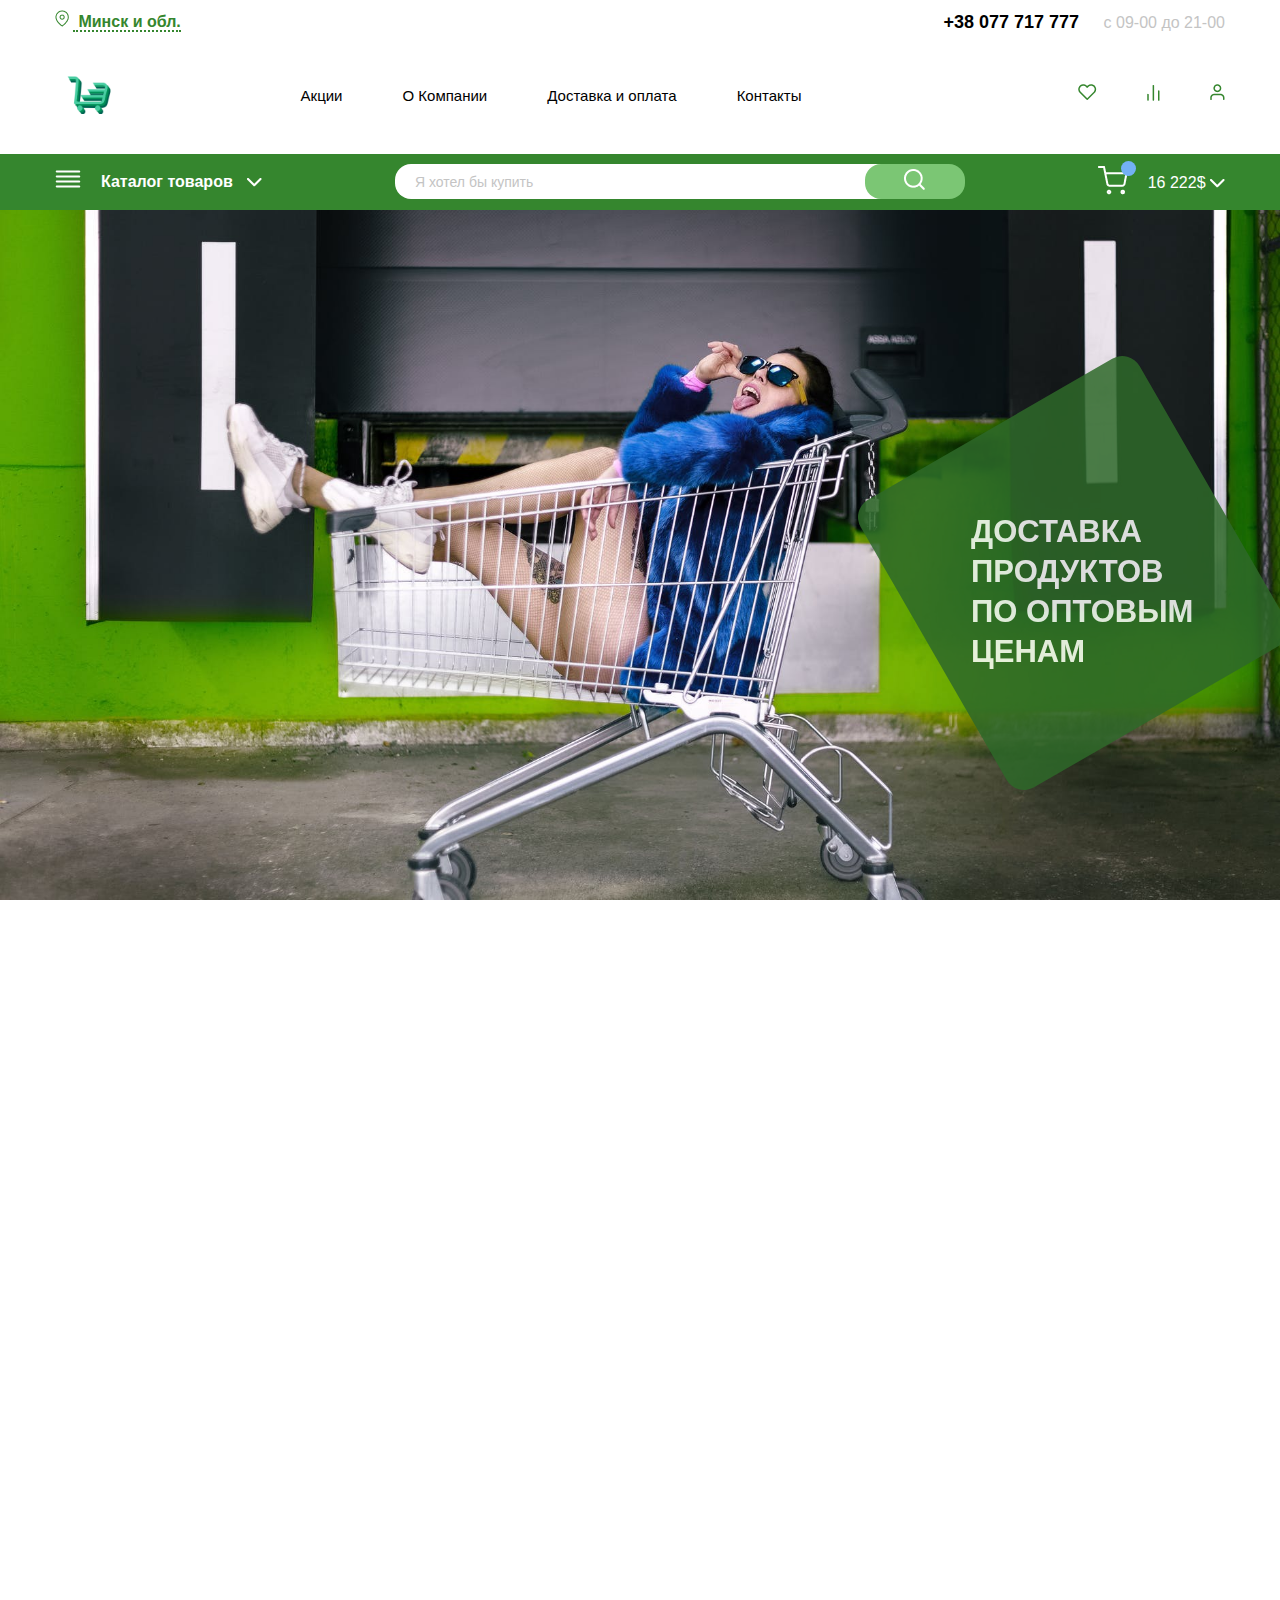
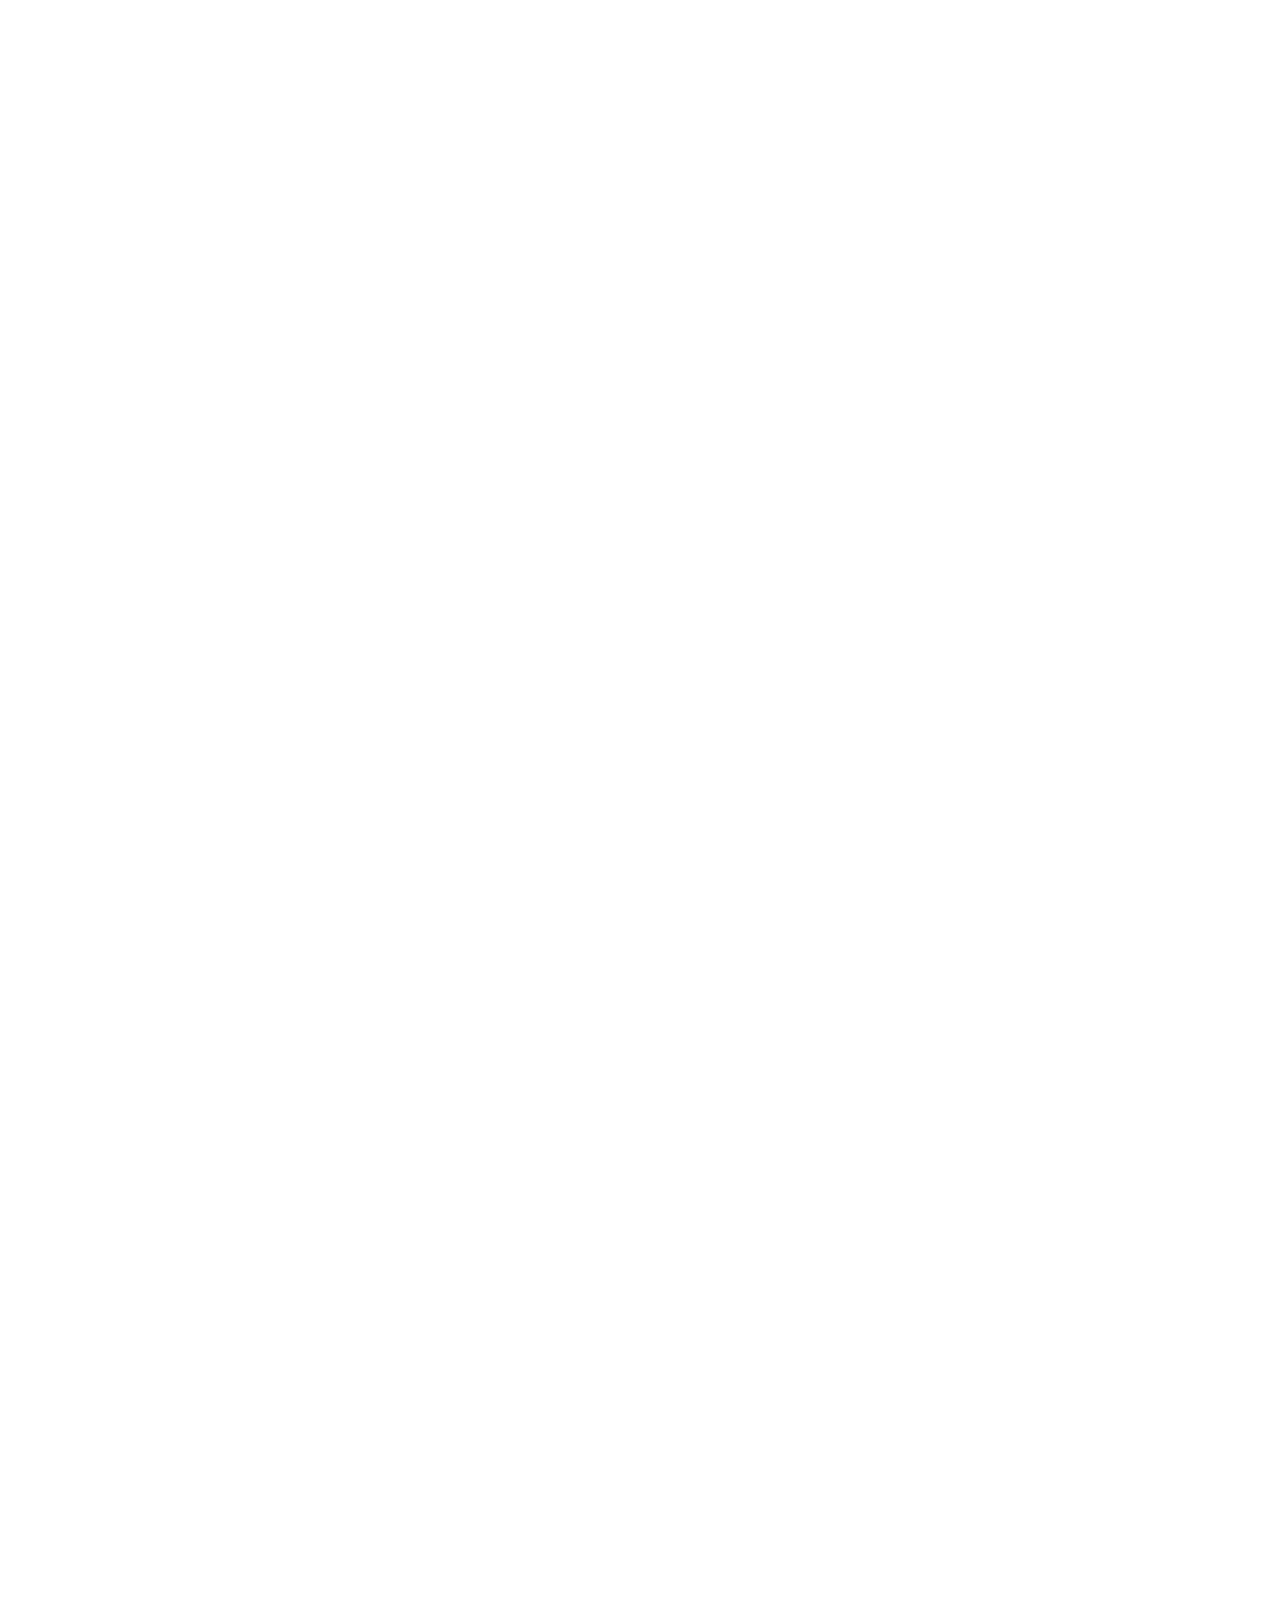
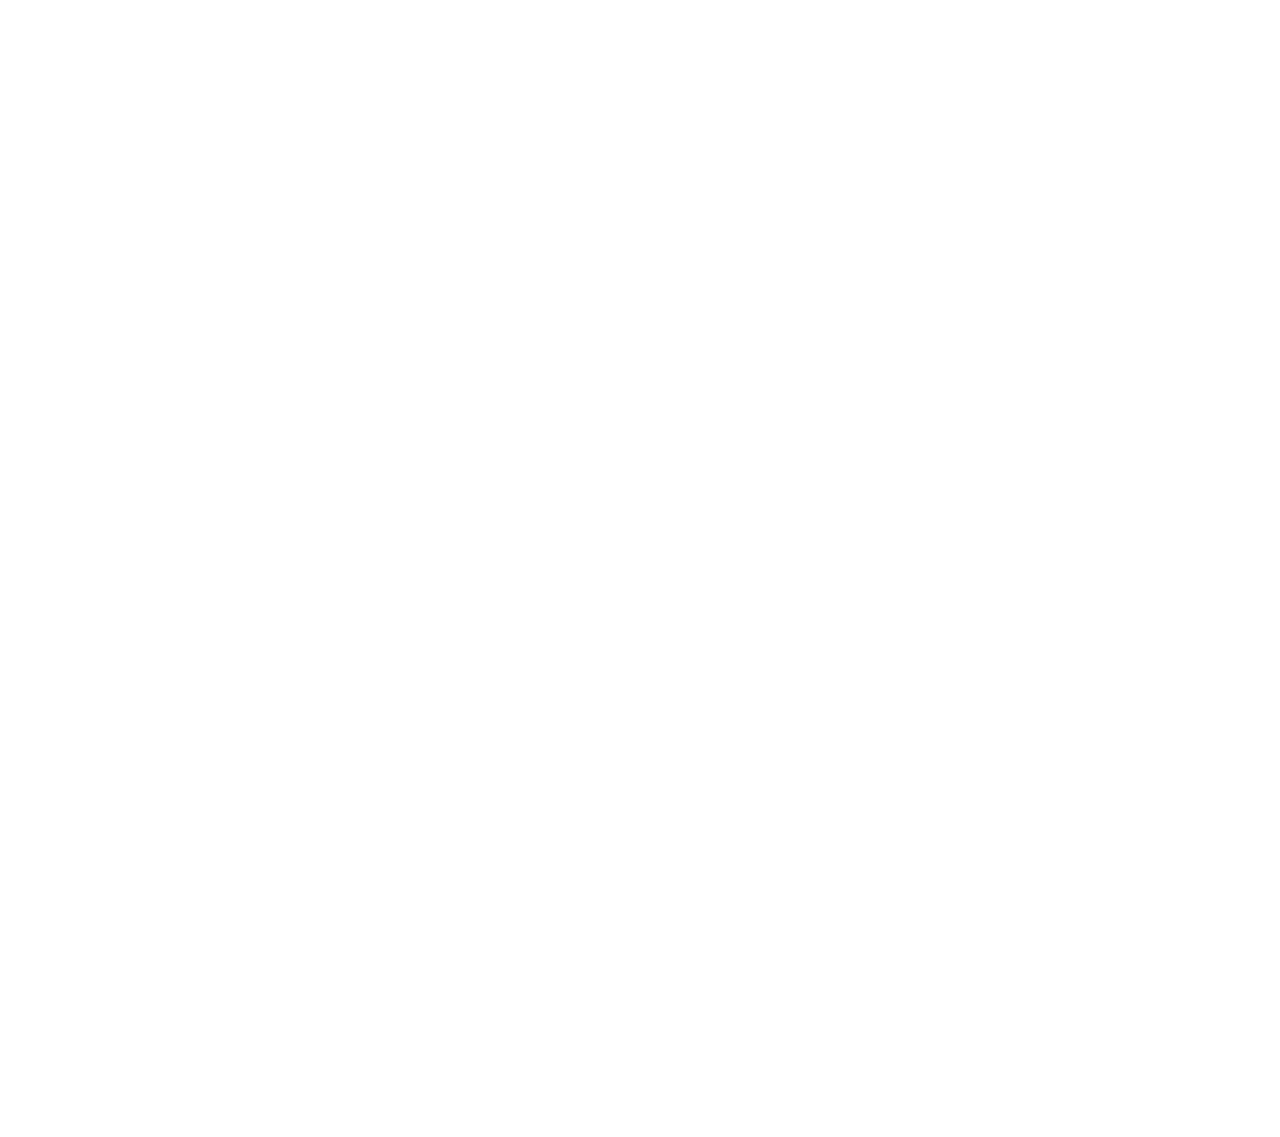
<file: index.html>
<!DOCTYPE html>
<html lang="ru">
<head>
    <meta charset="UTF-8">
    <meta name="viewport" content="width=device-width, initial-scale=1.0">
    <title>Low Food Market|Мaгазин продуктов </title>
    <link rel="preconnect" href="https://fonts.gstatic.com">
    <link href="https://fonts.googleapis.com/css2?family=Poppins:wght@400;500;700&display=swap" rel="stylesheet">
    <link rel="stylesheet" href="css/libs.min.css">
    <link rel="stylesheet" href="css/style.min.css">
</head>
<body>
    <header class="header"> 
        <div class="container">

        <div class="header__contacts">
                <div class="header__contacts-logo">
                    <a href="index.html">
                        <img src="img/main/logo.png" alt="logo" width="90px">
                    </a>
                </div>
                <div class="header__contacts-gps">
                    <div class="contacts-gps">
                        <a href="#">
                            <img src="img/main/Gps.png" alt="gps">
                        </a>
                        <span class="contacts-city">
                            Минск и обл.
                        </span>
                    </div>
                </div>
                <div class="header__contacts-info">
                    <a class="contacts-telephone" href="tel:+38 077 777 777">+38 077 717 777</a>
                        <span class="contacts-time">
                            c 09-00 до 21-00 
                        </span>
                    </a>
                </div>
               
        </div>

        <div class="header__main">
                <div class="header__main-logo">
                    <a href="index.html">
                        <img src="img/main/logo.png" alt="logo" width="90px">
                    </a>
                </div>

                 <div class="header__main-menu">
                    <ul class="menu__list">
                        <li><a href="compare.html">Акции</a></li>
                        <li><a href="favorites.html">О Компании</a></li>
                        <li><a href="card.html">Доставка и оплата</a></li>
                        <li><a href="registration.html">Контакты</a></li>
                    </ul>
                </div>

                <div class="header__main-icons">
                    <div class="header__icon">
                        <a class="heart" href="#">
                            <img src="img/main/heart.png" alt="heart">
                        </a>
                    </div>
                    <div class="header__icon">
                        <a class="status" href="#">
                            <img src="img/main/status.png" alt="status">
                        </a>
                    </div>
                    <div class="header__icon">
                        <a class="user" data-fancybox data-src="#modal" href="javascript:;">
                            <img src="img/main/user.png" alt="user">
                        </a>
                    </div>
                </div> 

        </div> 
      </div>

        <div class="header__btn-menu">
            <ul class="btn-menu__list">
                <li>
                    <a href="index.html">
                        <img src="img/main/btn-menu__list/main.svg" alt="main">
                    </a>
                </li>
                <li>
                    <a href="favorites.html">
                        <img src="img/main/btn-menu__list/favorites.svg" alt="favorites">
                    </a>
                </li>
                <li>
                    <a href="registration.html">
                        <img src="img/main/btn-menu__list/user.svg" alt="user">
                    </a>
                </li>
                <li>
                    <a href="basket-page.html">
                        <img src="img/main/btn-menu__list/basket.svg" alt="basket">
                    </a>
                </li>
                <li class="button-list">
                    <a href="#">
                        <img src="img/main/btn-menu__list/menu.svg" alt="menu">
                    </a>
                </li>
            </ul>
            <div class="header-menu__list">
                <div class="header-menu__logo">
                    <div class="header__contacts-logo">
                        <a href="index.html">
                            <img src="img/main/logo.png" alt="logo" width="90px">
                        </a>
                    </div>
                    <div class="header__contacts-info">
                        <a class="contacts-telephone" href="tel:+38 077 777 777">+38 077 717 777</a>
                        </a>
                    </div>
                </div>

                <div class="indication__header-menu-1025px">
                    Меню
                </div>

                <ul class="header-menu__sked">
                    <li>
                        <img src="img/main/heart.png" alt="heart">
                        <a class="favorites-color" href="#">Избранное</a>
                    </li>
                    <li><a href="#">Категории товаров</a></li>
                    <li><a href="#">Акции</a></li>
                    <li><a href="#">О компании</a></li>
                    <li><a href="#">Доставка</a></li>
                    <li><a href="#">Оплата</a></li>
                    <li><a href="#">Контакты</a></li>
                    <li><a href="#">Специальные предложения</a></li>
                    <li>
                        <img src="img/main/Gps.png" alt="heart">
                        <a class="city-link"  href="#">Москва и МО</a>
                    </li>
                    
                </ul>

                <div class="header-menu-social">
                    <ul class="header-menu-link">
                        <li>
                            <a class="menu-link-instagramm" href="#">
                                <img src="img/main/footer/inst.svg" alt="inst">
                            </a>
                        </li>
                        <li>
                            <a class="menu-link-facebook" href="#">
                                <img src="img/main/footer/facebook.svg" alt="facebook">
                            </a>
                        </li>
                        <a class="menu-link-vk" href="#">
                                <li><img src="img/main/footer/vk.svg" alt="vk">
                            </a>
                        </li>
                        <a class="menu-link-whatsup" href="#">
                                <li><img src="img/main/footer/viber.svg" alt="whatsapp">
                            </a>
                        </li>
                    </ul>
                </div>

            </div>
        </div>

         <div class="navigation"> 
                <div class="container">
                  <div class="header__navigation">
                   <div class="header__navigation-menu">   
                    <div class="header__navigation-items">
                        <div class="items__burger">
                            <a class="item__burger-menu" href="#">
                                <img src="img/main/burger-menu.png" alt="item__burger">
                            </a>
                        </div>
                        <div class="items__catalog">
                            <a href="category.html">
                                Каталог товаров
                                <span class="items__arrow">
                                    <img src="img/main/arrow-down.png" alt="arrow-down">
                                </span>
                            </a>
                        </div>
                    </div> 

                    <div class="navigation-drop__down">
                          <ul>
                            <li><a class="icon-emblem" href="page.html"><strong>Акции</strong></a></li>
                            <li><a class="icon-emblem2" href="submit.html"><strong>Новинки</strong></a></li>
                            <li><a class="icon-emblem3" href="cabinet.html">Овощи и фрукты</a></li>
                            <li><a class="icon-emblem4" href="#">Молочная продукция</a></li>
                            <li><a class="icon-emblem5" href="#">Хлеб и сладости</a></li>
                            <li><a class="icon-emblem6" href="#">Бакалея</a></li>
                            <li><a class="icon-emblem7" href="#">Мясо, рыба, птица</a></li>
                            <li><a class="icon-emblem8" href="#">Заморозка</a></li>
                            <li><a class="icon-emblem9" href="#">Чай, кофе, какао</a></li>
                            <li><a class="icon-emblem10" href="#">Напитки</a></li>
                            <li><a class="icon-emblem11" href="#">Дом и офис</a></li>
                            <li><a class="icon-emblem12" href="#">Красота и здоровье</a></li>
                            <li><a class="icon-emblem13" href="#">Детям и мамам</a></li>
                            <li><a class="icon-emblem14" href="#">Другое</a></li>
                          </ul> 
                    </div>
                 </div>

                 <div class="header__navigation-form">
                        <form>
                            <input type="text" placeholder="Я хотел бы купить" required>   
                            <button type="submit">
                                <img src="img/main/search.png" alt="search">
                            </button>
                        </form>
                 </div>

                <div class="header__basket-box">
                    <div class="header__navigation-buy">
                            <a class="basket" href="basket-page.html">
                                <img src="img/main/busket.png" alt="basket">
                            </a>
                                <div class="price">16 222$
                                    <span>
                                        <a href="#">
                                            <img src="img/main/arrow-down.png" alt="arrow">
                                        </a>
                                    </span>
                                </div>
                    </div> 
                    <div class="basket__menu">
                       <div class="basket__item">
                         <ul>
                            <li>
                                <a class="delete-img" href="#">
                                    <img src="img/main/delete.svg" alt="delete">
                               </a>
                               <a class="milk" href="#">
                                  <img src="img/main/busket__menu/milk.svg" alt="condensed_milk">
                                </a>
                                <span>Молоко...</span>
                                <div class="menu-btn__choice">
                                    <a href="#">
                                         <img class="minus" src="img/main/busket__menu/minus.png" alt="minus">
                                        <span>1</span>
                                    </a>
                                    <a href="#">
                                         <img class="plus" src="img/main/busket__menu/plus.png" alt="plus">
                                    </a>
                                </div>
                                <div class="basket__menu-price">
                                    76 <sup>00</sup>
                                </div>    
                            </li>
                            <li>
                                <a class="delete-img" href="#">
                                    <img src="img/main/delete.svg" alt="delete">
                               </a>
                               <a class="milk" href="#">
                                  <img src="img/main/busket__menu/milk_dom.svg" alt="milk_dom">
                                </a>
                                <span>Молоко...</span>
                                <div class="menu-btn__choice">
                                    <a href="#">
                                         <img class="minus" src="img/main/busket__menu/minus.png" alt="minus">
                                        <span>1</span>
                                    </a>
                                    <a href="#">
                                         <img class="plus" src="img/main/busket__menu/plus.png" alt="plus">
                                    </a>
                                </div>
                                <div class="basket__menu-price">
                                    97 <sup>00</sup>
                                </div>    
                            </li>
                            <li>
                                <a class="delete-img" href="#">
                                    <img src="img/main/delete.svg" alt="delete">
                               </a>
                               <a class="milk" href="#">
                                  <img src="img/main/busket__menu/milk_bottle.svg" alt="milk_bottle">
                                </a>
                                <span>Молоко...</span>
                                <div class="menu-btn__choice">
                                    <a href="#">
                                         <img class="minus" src="img/main/busket__menu/minus.png" alt="minus">
                                        <span>1</span>
                                    </a>
                                    <a href="#">
                                         <img class="plus" src="img/main/busket__menu/plus.png" alt="plus">
                                    </a>
                                </div>
                                <div class="basket__menu-price">
                                    136 <sup>00</sup>
                                </div>    
                            </li>
                            <li>
                                <a class="delete-img" href="#">
                                    <img src="img/main/delete.svg" alt="delete">
                               </a>
                               <a class="milk" href="#">
                                  <img src="img/main/busket__menu/chocolate.svg" alt="chocolate">
                                </a>
                                <span>Шоколад...</span>
                                <div class="menu-btn__choice">
                                    <a href="#">
                                         <img class="minus" src="img/main/busket__menu/minus.png" alt="minus">
                                        <span>1</span>
                                    </a>
                                    <a href="#">
                                         <img class="plus" src="img/main/busket__menu/plus.png" alt="plus">
                                    </a>
                                </div>
                                <div class="basket__menu-price">
                                    76 <sup>00</sup>
                                </div>    
                            </li>
                            <li>
                                <a class="delete-img" href="#">
                                    <img src="img/main/delete.svg" alt="delete">
                               </a>
                               <a class="milk" href="#">
                                  <img src="img/main/busket__menu/cheese.svg" alt="cheese">
                                </a>
                                <span>Сыр...</span>
                                <div class="menu-btn__choice">
                                    <a href="#">
                                         <img class="minus" src="img/main/busket__menu/minus.png" alt="minus">
                                        <span>1</span>
                                    </a>
                                    <a href="#">
                                         <img class="plus" src="img/main/busket__menu/plus.png" alt="plus">
                                    </a>
                                </div>
                                <div class="basket__menu-price">
                                    97 <sup>00</sup>
                                </div>    
                            </li>
                            <li>
                                <a class="delete-img" href="#">
                                    <img src="img/main/delete.svg" alt="delete">
                               </a>
                               <a class="milk" href="#">
                                  <img src="img/main/busket__menu/juice.svg" alt="juice">
                                </a>
                                <span>Томатный...</span>
                                <div class="menu-btn__choice">
                                    <a href="#">
                                         <img class="minus" src="img/main/busket__menu/minus.png" alt="minus">
                                        <span>1</span>
                                    </a>
                                    <a href="#">
                                         <img class="plus" src="img/main/busket__menu/plus.png" alt="plus">
                                    </a>
                                </div>
                                <div class="basket__menu-price">
                                    112 <sup>00</sup>
                                </div>    
                            </li>

                        </ul>
                    </div> 
                    <div class="menu__btn">
                        <button class="btn__basket">
                               Оформить заказ
                         </button>
                    </div>   

                     
                    </div>
                </div>           
            </div>        
        </div>
        </div>    

         <div class="main__background">
                <div class="main__background-text">
                    <h2>
                        ДОСТАВКА ПРОДУКТОВ 
                        ПО ОПТОВЫМ ЦЕНАМ
                    </h2>
                </div>
         </div>   

      </div>

    </header>
 
    <section class="items"> 
        <div class="container">
            <div class="items__title">
                Выберите категорию
            </div>
           <div class="items__main">

            <div class="items__main-block">
                  <a href="#">
                    <div class="items__main-img">
                      <img src="img/main/categories/vegetables.svg" alt="Vegatables">
                    </div>
                    <div class="items__main-text">
                      Овощи и фрукты
                    </div>
                </a>
            </div>  

            <div class="items__main-block">
                <a href="#">
                  <div class="items__main-img">
                    <img src="img/main/categories/milkproduct.svg" alt="milkpoduct">
                  </div>
                  <div class="items__main-text">
                    Молочная продукция
                  </div>
              </a>
            </div> 

            <div class="items__main-block">
                <a href="#">
                  <div class="items__main-img">
                    <img src="img/main/categories/breadandsweets.svg" alt="breadandsweets">
                  </div>
                  <div class="items__main-text">
                    Хлеб и сладости
                  </div>
              </a>
            </div> 

            <div class="items__main-block">
                <a href="#">
                  <div class="items__main-img">
                    <img src="img/main/categories/grocery_store.svg" alt="grocery_store">
                  </div>
                  <div class="items__main-text">
                    Бакалея
                  </div>
              </a>
            </div> 

            <div class="items__main-block">
                <a href="#">
                  <div class="items__main-img">
                    <img src="img/main/categories/meat_fish.svg" alt="meat_fish">
                  </div>
                  <div class="items__main-text">
                    Мясо, рыба, птица
                  </div>
              </a>
            </div> 

            <div class="items__main-block">
                <a href="#">
                  <div class="items__main-img">
                    <img src="img/main/categories/freezing.svg" alt="freezing">
                  </div>
                  <div class="items__main-text">
                    Заморозка
                  </div>
              </a>
            </div> 

            <div class="items__main-block">
                <a href="#">
                  <div class="items__main-img">
                    <img src="img/main/categories/tea_coffee.svg" alt="tea_coffеe">
                  </div>
                  <div class="items__main-text">
                    Чай, кофе, какао
                  </div>
              </a>
            </div> 

            <div class="items__main-block">
                <a href="#">
                  <div class="items__main-img">
                    <img src="img/main/categories/drinks.svg" alt="drinks">
                  </div>
                  <div class="items__main-text">
                    Напитки
                  </div>
              </a>
            </div> 

            <div class="items__main-block">
                <a href="#">
                  <div class="items__main-img">
                    <img src="img/main/categories/childrenandmam.svg" alt="children_mam">
                  </div>
                  <div class="items__main-text">
                    Детям и мамам 
                  </div>
              </a>
            </div> 

            <div class="items__main-block">
                <a href="#">
                  <div class="items__main-img">
                    <img src="img/main/categories/house_office.svg" alt="house_office">
                  </div>
                  <div class="items__main-text">
                    Дом и офис
                  </div>
              </a>
            </div> 

            <div class="items__main-block">
                <a href="#">
                  <div class="items__main-img">
                    <img src="img/main/categories/beautyandhealth.svg" alt="beauty_health">
                  </div>
                  <div class="items__main-text">
                    Красота и здоровье
                  </div>
              </a>
            </div> 

            <div class="items__main-block">
                <a href="#">
                  <div class="items__main-img">
                    <img src="img/main/categories/some.svg" alt="some">
                  </div>
                  <div class="items__main-text">
                    Другие
                  </div>
              </a>
            </div> 

           </div>
        </div>
    </section>   
     
    <section class="products">
        <div class="container">

             <div class="product__stock">

                <div class="product__stock-block">
                    <div class="block-stock">
                        <div class="block-stock__title">Акции</div>
                    </div>
                    <div class="block-showMore">
                        <div class="show-all">
                            Cмотреть все
                        </div>
                        <div class="show-controls">
                            <div class="left" href="#">

                            </div>
                            <div class="right">

                            </div>
                        </div>
                    </div>
                </div>

            <div class="product__objects">
              
                <div class="object">
                    <div class="sale">
                        Акция
                    </div>
                    <div class="img">
                        <img src="img/main/stocks/milkdvd.jpg" alt="milk">
                    </div>
                    <div class="data">
                         <div class="data-text">
                             Мин 5 шт. 
                         </div>
                         <div class="data-static">
                             <img src="img/main/status_gray.png" alt="status">
                         </div>

                         <div class="data-heart">
                            <img src="img/main/heart_gray.png" alt="heart">
                         </div>
                    </div>
                    <div class="text">
                       
                        Голубика ARTFRUIT, 300г
                    
                    </div>
                    <div class="price">
                        130 <sup>00</sup>
                        <span><strike>170<sup>00</sup> </strike></span>
                        <span class="rub">р/шт.</span>
                    </div>
                    
                    <button class="busket">
                        <img src="img/main/in_busket.png" alt="in_busket">
                        <div class="text">В корзину</div>
                    </button>
                
                </div>

                <div class="object">
                    <div class="sale">
                        Акция
                    </div>
                    <div class="img">
                        <img src="img/main/stocks/blueberries.jpg" alt="milk">
                    </div>
                    <div class="data">
                         <div class="data-text">
                             Мин 5 шт. 
                         </div>
                         <div class="data-static">
                             <img src="img/main/status_gray.png" alt="status">
                         </div>

                         <div class="data-heart">
                            <img src="img/main/heart_gray.png" alt="heart">
                         </div>
                    </div>
                    <div class="text">
                        Голубика ARTFRUIT, 300г
                    </div>
                    <div class="price">
                        310 <sup>00</sup>
                        <span><strike>399<sup>00</sup> </strike></span>
                        <span class="rub">р/шт.</span>
                    </div>
                    <button class="busket">
                        <img src="img/main/in_busket.png" alt="in_busket">
                        <div class="text">В корзину</div>
                    </button>
                
                </div>

                <div class="object">
                    <div class="sale">
                        Акция
                    </div>
                    <div class="img">
                        <img src="img/main/stocks/icecream.jpg" alt="milk">
                    </div>
                    <div class="data">
                         <div class="data-text">
                             Мин 5 шт. 
                         </div>
                         <div class="data-static">
                             <img src="img/main/status_gray.png" alt="status">
                         </div>

                         <div class="data-heart">
                            <img src="img/main/heart_gray.png" alt="heart">
                         </div>
                    </div>
                    <div class="text">
                       
                        Голубика ARTFRUIT, 300г
                    
                    </div>
                    <div class="price">
                        90 <sup>00</sup>
                        <span><strike>40<sup>00</sup> </strike></span>
                        <span class="rub">р/шт.</span>
                    </div>

                    <button class="busket">
                        <img src="img/main/in_busket.png" alt="in_busket">
                        <div class="text">В корзину</div>
                    </button>
                
                </div>

                <div class="object">
                    <div class="sale">
                        Акция
                    </div>
                    <div class="img">
                        <img src="img/main/stocks/innocent.jpg" alt="milk">
                    </div>
                    <div class="data">
                         <div class="data-text">
                             Мин 5 шт. 
                         </div>
                         <div class="data-static">
                             <img src="img/main/status_gray.png" alt="status">
                         </div>

                         <div class="data-heart">
                            <img src="img/main/heart_gray.png" alt="heart">
                         </div>
                    </div>
                    <div class="text">
                       
                        Голубика ARTFRUIT, 300г
                    
                    </div>
                    <div class="price">
                        170 <sup>00</sup>
                        <span><strike>235<sup>00</sup> </strike></span>
                        <span class="rub">р/шт.</span>
                    </div>
                    <button class="busket">
                        <img src="img/main/in_busket.png" alt="in_busket">
                        <div class="text">В корзину</div>
                    </button>
                
                </div>

                <div class="object">
                    <div class="sale">
                        Акция
                    </div>
                    <div class="img">
                        <img src="img/main/stocks/rich.jpg" alt="milk">
                    </div>
                    <div class="data">
                         <div class="data-text">
                             Мин 5 шт. 
                         </div>
                         <div class="data-static">
                             <img src="img/main/status_gray.png" alt="status">
                         </div>

                         <div class="data-heart">
                            <img src="img/main/heart_gray.png" alt="heart">
                         </div>
                    </div>
                    <div class="text">
                        
                        Голубика ARTFRUIT, 300г
                    
                    </div>
                    <div class="price">
                        250 <sup>00</sup>
                        <span><strike>140<sup>00</sup> </strike></span>
                        <span class="rub">р/шт.</span>
                    </div>
                    <button class="busket">
                        <img src="img/main/in_busket.png" alt="in_busket">
                        <div class="text">В корзину</div>
                    </button>
                
                </div>

                <div class="object">
                    <div class="sale">
                        Акция
                    </div>
                    <div class="img">
                        <img src="img/main/stocks/chiken.jpg" alt="milk">
                    </div>
                    <div class="data">
                         <div class="data-text">
                             Мин 5 шт. 
                         </div>
                         <div class="data-static">
                             <img src="img/main/status_gray.png" alt="status">
                         </div>

                         <div class="data-heart">
                            <img src="img/main/heart_gray.png" alt="heart">
                         </div>
                    </div>
                    <div class="text">
                        
                        Голубика ARTFRUIT, 300г
                    
                      </div>
                      <div class="price">
                          355 <sup>00</sup>
                          <span><strike>420<sup>00</sup> </strike></span>
                          <span class="rub">р/шт.</span>
                      </div>
                    <button class="busket">
                        <img src="img/main/in_busket.png" alt="in_busket">
                        <div class="text">В корзину</div>
                    </button>
                
                </div>

                <div class="object">
                    <div class="sale">
                        Акция
                    </div>
                    <div class="img">
                        <img src="img/main/stocks/milkdvd.jpg" alt="milk">
                    </div>
                    <div class="data">
                         <div class="data-text">
                             Мин 5 шт. 
                         </div>
                         <div class="data-static">
                             <img src="img/main/status_gray.png" alt="status">
                         </div>

                         <div class="data-heart">
                            <img src="img/main/heart_gray.png" alt="heart">
                         </div>
                    </div>
                    <div class="text">
                        
                        Голубика ARTFRUIT, 300г
                    
                    </div>
                    <div class="price">
                        130 <sup>00</sup>
                        <span><strike>170<sup>00</sup> </strike></span>
                        <span class="rub">р/шт.</span>
                    </div>
                    <button class="busket">
                        <img src="img/main/in_busket.png" alt="in_busket">
                        <div class="text">В корзину</div>
                    </button>
                
                </div>

                <div class="object">
                    <div class="sale">
                        Акция
                    </div>
                    <div class="img">
                        <img src="img/main/stocks/blueberries.jpg" alt="milk">
                    </div>
                    <div class="data">
                         <div class="data-text">
                             Мин 5 шт. 
                         </div>
                         <div class="data-static">
                             <img src="img/main/status_gray.png" alt="status">
                         </div>

                         <div class="data-heart">
                            <img src="img/main/heart_gray.png" alt="heart">
                         </div>
                    </div>
                    <div class="text">
                        
                        Голубика ARTFRUIT, 300г
                    
                    </div>
                    <div class="price">
                        310 <sup>00</sup>
                        <span><strike>399<sup>00</sup> </strike></span>
                        <span class="rub">р/шт.</span>
                    </div>
                    <button class="busket">
                        <img src="img/main/in_busket.png" alt="in_busket">
                        <div class="text">В корзину</div>
                    </button>
                
                </div>

                <div class="object">
                    <div class="sale">
                        Акция
                    </div>
                    <div class="img">
                        <img src="img/main/stocks/icecream.jpg" alt="milk">
                    </div>
                    <div class="data">
                         <div class="data-text">
                             Мин 5 шт. 
                         </div>
                         <div class="data-static">
                             <img src="img/main/status_gray.png" alt="status">
                         </div>

                         <div class="data-heart">
                            <img src="img/main/heart_gray.png" alt="heart">
                         </div>
                    </div>
                    <div class="text">
                        
                        Голубика ARTFRUIT, 300г
                    
                    </div>
                    <div class="price">
                        90 <sup>00</sup>
                        <span><strike>40<sup>00</sup> </strike></span>
                        <span class="rub">р/шт.</span>
                    </div>

                    <button class="busket">
                        <img src="img/main/in_busket.png" alt="in_busket">
                        <div class="text">В корзину</div>
                    </button>
                
                </div>
            </div>               

             </div>
        </div>
    </section>  

    <section class="products" >
        <div class="container">

             <div class="product__stock product__sale">

                <div class="product__stock-block">
                    <div class="block-stock">
                        <div class="block-stock__title">Хит Продаж</div>
                    </div>
                    <div class="block-showMore">
                        <div class="show-all">
                            Cмотреть все
                        </div>
                        <div class="show-controls">
                            <div class="left" href="#">
                                
                            </div>
                            <div class="right">
                                
                            </div>
                        </div>
                    </div>
                </div>

            <div class="product__objects">
              
                <div class="object">
                    <div class="sale orange_hit">
                        Хит
                    </div>
                    <div class="img">
                        <img src="img/main/sales_hits/minced_meat.png" alt="milk">
                    </div>
                    <div class="data">
                         <div class="data-text">
                             Мин 5 шт. 
                         </div>
                         <div class="data-static">
                             <img src="img/main/status_gray.png" alt="status">
                         </div>

                         <div class="data-heart">
                            <img src="img/main/heart_gray.png" alt="heart">
                         </div>
                    </div>
                    <div class="text">
                        Голубика ARTFRUIT, 300г
                    </div>
                    <div class="price">
                        370 <sup>00</sup>
                        <span><strike>456<sup>00</sup> </strike></span>
                        <span class="rub">р/шт.</span>
                    </div>
                    <button class="busket">
                        <img src="img/main/in_busket.png" alt="in_busket">
                        <div class="text">В корзину</div>
                    </button>
                
                </div>

                <div class="object">
                    <div class="sale orange_hit">
                        Хит
                    </div>
                    <div class="img">
                        <img src="img/main/sales_hits/prosto_milk.png" alt="milk">
                    </div>
                    <div class="data">
                         <div class="data-text">
                             Мин 5 шт. 
                         </div>
                         <div class="data-static">
                             <img src="img/main/status_gray.png" alt="status">
                         </div>

                         <div class="data-heart">
                            <img src="img/main/heart_gray.png" alt="heart">
                         </div>
                    </div>
                    <div class="text">
                        Голубика ARTFRUIT, 300г
                    </div>
                    <div class="price">
                        87 <sup>00</sup>
                        <span><strike>120<sup>00</sup> </strike></span>
                        <span class="rub">р/шт.</span>
                    </div>
                    <button class="busket">
                        <img src="img/main/in_busket.png" alt="in_busket">
                        <div class="text">В корзину</div>
                    </button>
                
                </div>

                <div class="object">
                    <div class="sale orange_hit">
                        Хит
                    </div>
                    <div class="img">
                        <img src="img/main/sales_hits/milka.png" alt="milk">
                    </div>
                    <div class="data">
                         <div class="data-text">
                             Мин 5 шт. 
                         </div>
                         <div class="data-static">
                             <img src="img/main/status_gray.png" alt="status">
                         </div>

                         <div class="data-heart">
                            <img src="img/main/heart_gray.png" alt="heart">
                         </div>
                    </div>
                    <div class="text">
                        Голубика ARTFRUIT, 300г
                    </div>
                    <div class="price">
                        99 <sup>00</sup>
                        <span><strike>150<sup>00</sup> </strike></span>
                        <span class="rub">р/шт.</span>
                    </div>
                    <button class="busket">
                        <img src="img/main/in_busket.png" alt="in_busket">
                        <div class="text">В корзину</div>
                    </button>
                
                </div>

                <div class="object">
                    <div class="sale orange_hit">
                        Хит
                    </div>
                    <div class="img">
                        <img src="img/main/sales_hits/condensed_milk.png" alt="milk">
                    </div>
                    <div class="data">
                         <div class="data-text">
                             Мин 5 шт. 
                         </div>
                         <div class="data-static">
                             <img src="img/main/status_gray.png" alt="status">
                         </div>

                         <div class="data-heart">
                            <img src="img/main/heart_gray.png" alt="heart">
                         </div>
                    </div>
                    <div class="text">
                        Голубика ARTFRUIT, 300г
                    </div>
                    <div class="price">
                        56 <sup>00</sup>
                        <span><strike>93<sup>00</sup> </strike></span>
                        <span class="rub">р/шт.</span>
                    </div>
                    <button class="busket">
                        <img src="img/main/in_busket.png" alt="in_busket">
                        <div class="text">В корзину</div>
                    </button>
                
                </div>

                <div class="object">
                    <div class="sale orange_hit">
                        Хит
                    </div>
                    <div class="img">
                        <img src="img/main/sales_hits/jacobs.png" alt="milk">
                    </div>
                    <div class="data">
                         <div class="data-text">
                             Мин 5 шт. 
                         </div>
                         <div class="data-static">
                             <img src="img/main/status_gray.png" alt="status">
                         </div>

                         <div class="data-heart">
                            <img src="img/main/heart_gray.png" alt="heart">
                         </div>
                    </div>
                    <div class="text">
                        Голубика ARTFRUIT, 300г
                    </div>
                    <div class="price">
                        210 <sup>00</sup>
                        <span><strike>272<sup>00</sup> </strike></span>
                        <span class="rub">р/шт.</span>
                    </div>
                    <button class="busket">
                        <img src="img/main/in_busket.png" alt="in_busket">
                        <div class="text">В корзину</div>
                    </button>
                
                </div>

                <div class="object">
                    <div class="sale orange_hit">
                        Хит
                    </div>
                    <div class="img">
                        <img src="img/main/sales_hits/kitkat.png" alt="milk">
                    </div>
                    <div class="data">
                         <div class="data-text">
                             Мин 5 шт. 
                         </div>
                         <div class="data-static">
                             <img src="img/main/status_gray.png" alt="status">
                         </div>

                         <div class="data-heart">
                            <img src="img/main/heart_gray.png" alt="heart">
                         </div>
                    </div>
                    <div class="text">
                        Голубика ARTFRUIT, 300г
                    </div>
                    <div class="price">
                        31 <sup>00</sup>
                        <span><strike>55<sup>00</sup> </strike></span>
                        <span class="rub">р/шт.</span>
                    </div>
                    <button class="busket">
                        <img src="img/main/in_busket.png" alt="in_busket">
                        <div class="text">В корзину</div>
                    </button>
                
                </div>

                <div class="object">
                    <div class="sale orange_hit">
                        Хит
                    </div>
                    <div class="img">
                        <img src="img/main/sales_hits/minced_meat.png" alt="milk">
                    </div>
                    <div class="data">
                         <div class="data-text">
                             Мин 5 шт. 
                         </div>
                         <div class="data-static">
                             <img src="img/main/status_gray.png" alt="status">
                         </div>

                         <div class="data-heart">
                            <img src="img/main/heart_gray.png" alt="heart">
                         </div>
                    </div>
                    <div class="text">
                        Голубика ARTFRUIT, 300г
                    </div>
                    <div class="price">
                        370 <sup>00</sup>
                        <span><strike>456<sup>00</sup> </strike></span>
                        <span class="rub">р/шт.</span>
                    </div>
                    <button class="busket">
                        <img src="img/main/in_busket.png" alt="in_busket">
                        <div class="text">В корзину</div>
                    </button>
                
                </div>

                <div class="object">
                    <div class="sale orange_hit">
                        Хит
                    </div>
                    <div class="img">
                        <img src="img/main/sales_hits/prosto_milk.png" alt="milk">
                    </div>
                    <div class="data">
                         <div class="data-text">
                             Мин 5 шт. 
                         </div>
                         <div class="data-static">
                             <img src="img/main/status_gray.png" alt="status">
                         </div>

                         <div class="data-heart">
                            <img src="img/main/heart_gray.png" alt="heart">
                         </div>
                    </div>
                    <div class="text">
                        Голубика ARTFRUIT, 300г
                    </div>
                    <div class="price">
                        87 <sup>00</sup>
                        <span><strike>120<sup>00</sup> </strike></span>
                        <span class="rub">р/шт.</span>
                    </div>
                    <button class="busket">
                        <img src="img/main/in_busket.png" alt="in_busket">
                        <div class="text">В корзину</div>
                    </button>
                
                </div>

                <div class="object">
                    <div class="sale orange_hit">
                        Хит
                    </div>
                    <div class="img">
                        <img src="img/main/sales_hits/milka.png" alt="milk">
                    </div>
                    <div class="data">
                         <div class="data-text">
                             Мин 5 шт. 
                         </div>
                         <div class="data-static">
                             <img src="img/main/status_gray.png" alt="status">
                         </div>

                         <div class="data-heart">
                            <img src="img/main/heart_gray.png" alt="heart">
                         </div>
                    </div>
                    <div class="text">
                        Голубика ARTFRUIT, 300г
                    </div>
                    <div class="price">
                        99 <sup>00</sup>
                        <span><strike>150<sup>00</sup> </strike></span>
                        <span class="rub">р/шт.</span>
                    </div>
                    <button class="busket">
                        <img src="img/main/in_busket.png" alt="in_busket">
                        <div class="text">В корзину</div>
                    </button>
                
                </div>


            </div>               

             </div>

        </div>
    </section> 

    <section class="products">
        <div class="container">

           <div class="product__stock product__arrival">

                <div class="product__stock-block">
                    <div class="block-stock">
                        <div class="block-stock__title">Новые поступления</div>
                    </div>
                    <div class="block-showMore">
                        <div class="show-all">
                            Cмотреть все
                        </div>
                        <div class="show-controls">
                            <div class="left">
                            </div>
                            <div class="right">
                            </div>
                        </div>
                    </div>
                </div>

            <div class="product__objects">
              
                <div class="object">
                    <div class="sale blue_new">
                        Новинка
                    </div>
                    <div class="img">
                        <img src="img/main/new_arrival/cheese_mold.png" alt="milk">
                    </div>
                    <div class="data">
                         <div class="data-text">
                             Мин 5 шт. 
                         </div>
                         <div class="data-static">
                             <img src="img/main/status_gray.png" alt="status">
                         </div>

                         <div class="data-heart">
                            <img src="img/main/heart_gray.png" alt="heart">
                         </div>
                    </div>
                    <div class="text">
                        Голубика ARTFRUIT, 300г
                    </div>
                    <div class="price">
                        410 <sup>00</sup>
                        <span><strike>520<sup>00</sup> </strike></span>
                        <span class="rub">р/шт.</span>
                    </div>
                    <button class="busket">
                        <img src="img/main/in_busket.png" alt="in_busket">
                        <div class="text">В корзину</div>
                    </button>
                
                </div>

                <div class="object">
                    <div class="sale blue_new">
                        Новинка
                    </div>
                    <div class="img">
                        <img src="img/main/new_arrival/condensed-milk.png" alt="milk">
                    </div>
                    <div class="data">
                         <div class="data-text">
                             Мин 5 шт. 
                         </div>
                         <div class="data-static">
                             <img src="img/main/status_gray.png" alt="status">
                         </div>

                         <div class="data-heart">
                            <img src="img/main/heart_gray.png" alt="heart">
                         </div>
                    </div>
                    <div class="text">
                        Голубика ARTFRUIT, 300г
                    </div>
                    <div class="price">
                        47 <sup>00</sup>
                        <span><strike>93<sup>00</sup> </strike></span>
                        <span class="rub">р/шт.</span>
                    </div>
                    <button class="busket">
                        <img src="img/main/in_busket.png" alt="in_busket">
                        <div class="text">В корзину</div>
                    </button>
                
                </div>

                <div class="object">
                    <div class="sale blue_new">
                        Новинка
                    </div>
                    <div class="img">
                        <img src="img/main/new_arrival/cheese.png" alt="milk">
                    </div>
                    <div class="data">
                         <div class="data-text">
                             Мин 5 шт. 
                         </div>
                         <div class="data-static">
                             <img src="img/main/status_gray.png" alt="status">
                         </div>

                         <div class="data-heart">
                            <img src="img/main/heart_gray.png" alt="heart">
                         </div>
                    </div>
                    <div class="text">
                        Голубика ARTFRUIT, 300г
                    </div>
                    <div class="price">
                        500 <sup>00</sup>
                        <span><strike>790<sup>00</sup> </strike></span>
                        <span class="rub">р/шт.</span>
                    </div>
                    <button class="busket">
                        <img src="img/main/in_busket.png" alt="in_busket">
                        <div class="text">В корзину</div>
                    </button>
                
                </div>

                <div class="object">
                    <div class="sale blue_new">
                        Новинка
                    </div>
                    <div class="img">
                        <img src="img/main/new_arrival/milk_valio.png" alt="milk">
                    </div>
                    <div class="data">
                         <div class="data-text">
                             Мин 5 шт. 
                         </div>
                         <div class="data-static">
                             <img src="img/main/status_gray.png" alt="status">
                         </div>

                         <div class="data-heart">
                            <img src="img/main/heart_gray.png" alt="heart">
                         </div>
                    </div>
                    <div class="text">
                        Голубика ARTFRUIT, 300г
                    </div>
                    <div class="price">
                        170 <sup>00</sup>
                        <span><strike>245<sup>00</sup> </strike></span>
                        <span class="rub">р/шт.</span>
                    </div>
                    <button class="busket">
                        <img src="img/main/in_busket.png" alt="in_busket">
                        <div class="text">В корзину</div>
                    </button>
                
                </div>

                <div class="object">
                    <div class="sale blue_new">
                        Новинка
                    </div>
                    <div class="img">
                        <img src="img/main/new_arrival/orange_juice.png" alt="milk">
                    </div>
                    <div class="data">
                         <div class="data-text">
                             Мин 5 шт. 
                         </div>
                         <div class="data-static">
                             <img src="img/main/status_gray.png" alt="status">
                         </div>

                         <div class="data-heart">
                            <img src="img/main/heart_gray.png" alt="heart">
                         </div>
                    </div>
                    <div class="text">
                        Голубика ARTFRUIT, 300г
                    </div>
                    <div class="price">
                        210 <sup>00</sup>
                        <span><strike>272<sup>00</sup> </strike></span>
                        <span class="rub">р/шт.</span>
                    </div>
                    <button class="busket">
                        <img src="img/main/in_busket.png" alt="in_busket">
                        <div class="text">В корзину</div>
                    </button>
                
                </div>

                <div class="object">
                    <div class="sale blue_new">
                        Новинка
                    </div>
                    <div class="img">
                        <img src="img/main/new_arrival/vitel.png" alt="milk">
                    </div>
                    <div class="data">
                         <div class="data-text">
                             Мин 5 шт. 
                         </div>
                         <div class="data-static">
                             <img src="img/main/status_gray.png" alt="status">
                         </div>

                         <div class="data-heart">
                            <img src="img/main/heart_gray.png" alt="heart">
                         </div>
                    </div>
                    <div class="text">
                        Голубика ARTFRUIT, 300г
                    </div>
                    <div class="price">
                        143 <sup>00</sup>
                        <span><strike>186<sup>00</sup> </strike></span>
                        <span class="rub">р/шт.</span>
                    </div>
                    <button class="busket">
                        <img src="img/main/in_busket.png" alt="in_busket">
                        <div class="text">В корзину</div>
                    </button>
                
                </div>

                <div class="object">
                    <div class="sale blue_new">
                        Новинка
                    </div>
                    <div class="img">
                        <img src="img/main/new_arrival/cheese_mold.png" alt="milk">
                    </div>
                    <div class="data">
                         <div class="data-text">
                             Мин 5 шт. 
                         </div>
                         <div class="data-static">
                             <img src="img/main/status_gray.png" alt="status">
                         </div>

                         <div class="data-heart">
                            <img src="img/main/heart_gray.png" alt="heart">
                         </div>
                    </div>
                    <div class="text">
                        Голубика ARTFRUIT, 300г
                    </div>
                    <div class="price">
                        410 <sup>00</sup>
                        <span><strike>520<sup>00</sup> </strike></span>
                        <span class="rub">р/шт.</span>
                    </div>
                    <button class="busket">
                        <img src="img/main/in_busket.png" alt="in_busket">
                        <div class="text">В корзину</div>
                    </button>
                
                </div>

                <div class="object">
                    <div class="sale blue_new">
                        Новинка
                    </div>
                    <div class="img">
                        <img src="img/main/new_arrival/condensed-milk.png" alt="milk">
                    </div>
                    <div class="data">
                         <div class="data-text">
                             Мин 5 шт. 
                         </div>
                         <div class="data-static">
                             <img src="img/main/status_gray.png" alt="status">
                         </div>

                         <div class="data-heart">
                            <img src="img/main/heart_gray.png" alt="heart">
                         </div>
                    </div>
                    <div class="text">
                        Голубика ARTFRUIT, 300г
                    </div>
                    <div class="price">
                        47 <sup>00</sup>
                        <span><strike>93<sup>00</sup> </strike></span>
                        <span class="rub">р/шт.</span>
                    </div>
                    <button class="busket">
                        <img src="img/main/in_busket.png" alt="in_busket">
                        <div class="text">В корзину</div>
                    </button>
                
                </div>

                <div class="object">
                    <div class="sale blue_new">
                        Новинка
                    </div>
                    <div class="img">
                        <img src="img/main/new_arrival/cheese.png" alt="milk">
                    </div>
                    <div class="data">
                         <div class="data-text">
                             Мин 5 шт. 
                         </div>
                         <div class="data-static">
                             <img src="img/main/status_gray.png" alt="status">
                         </div>

                         <div class="data-heart">
                            <img src="img/main/heart_gray.png" alt="heart">
                         </div>
                    </div>
                    <div class="text">
                        Голубика ARTFRUIT, 300г
                    </div>
                    <div class="price">
                        500 <sup>00</sup>
                        <span><strike>790<sup>00</sup> </strike></span>
                        <span class="rub">р/шт.</span>
                    </div>
                    <button class="busket">
                        <img src="img/main/in_busket.png" alt="in_busket">
                        <div class="text">В корзину</div>
                    </button>
                
                </div>


            </div>               

           </div>
        </div>
    </section>  

    <section class="products">
        <div class="container">

             <div class="product__stock product__special">

                <div class="product__stock-block">
                    <div class="block-stock">
                        <div class="block-stock__title">Специальные предложения</div>
                    </div>
                    <div class="block-showMore">
                        <div class="show-all">
                            Cмотреть все
                        </div>
                        <div class="show-controls">
                        </div>
                    </div>
                </div>
  
                <div class="product__slider-inner">
                    <div class="pictures__one pictures">
                        <img src="img/main/special/seeds.png" alt="seeds">
                    </div>
                    <div class="pictures__two pictures">
                        <img src="img/main/special/cocacola.png" alt="cocacola">
                    </div>
                    <div class="pictures__three pictures">
                        <img src="img/main/special/chocolate.png" alt="chocolate">
                    </div>
                    <div class="pictures__two pictures">
                        <img src="img/main/special/cocacola.png" alt="cocacola">
                    </div>
                    <div class="pictures__three pictures">
                        <img src="img/main/special/chocolate.png" alt="chocolate">
                    </div>
                </div>

        </div>
    </section>  
    
    <section class="about">
        <div class="container">
            <div class="about__company">
                <div class="about__company-title">
                    LOWMarket
                </div>
                <div class="about__company-online">
                    Онлайн-гипермаркет
                </div>
                <div class="about__company-text">
                    Онлайн-гипермаркет <strong>LOWMarket</strong> - компания с 12-ти летним опытом доставки продуктов на дом или офис. В нашем интернет-магазине представлен широкий ассортимент продуктов питания и сопутствующих товаров по оптовым ценам. Каждое наименование проходит тщательный контроль качества, а каждый заказ бережно собирается на специализированном складе.
                    <br>
                    <br>
                    Для сохранности продуктов во время транспортировки используются только самые современные автомобили, обеспечивающие необходимый температурный режим, а при хранении на складе строго соблюдаются нормы товарного соседства и тчательный контроль сроков годности.
                    <br>
                    <br>
                    На нашем сайте вы всегда можете найти интересные акции на товары и выгодные предложения, а так же новинки ассортимента и интересные сезонные подборки продуктов. 
                </div>
            </div>

            <div class="about__advantages">
                <div class="about__advantages-block">
                    <div class="advantages-img">
                        <img src="img/main/online/delivery.svg" alt="delivery">
                    </div>
                    <div class="advantages-title title-marginTop">
                        Быстрая доставка
                    </div>
                    <div class="advantages-text">
                        Доставим заказ в удобное
                        для Вас время
                    </div>
                </div>
                <div class="about__advantages-block">
                    <div class="advantages-img">
                        <img src="img/main/online/low_prices.svg" alt="delivery">
                    </div>
                    <div class="advantages-title title-marginTop">
                        Низкие цены
                    </div>
                    <div class="advantages-text">
                        Оптовые цены  и бесплатная доставка  
                    </div>
                </div>

                <div class="about__advantages-block last-child">
                    <div class="advantages-img">
                        <img src="img/main/online/assortment.svg" alt="delivery">
                    </div>
                    <div class="advantages-title">
                        Широкий ассортимент
                    </div>
                    <div class="advantages-text">
                        Более 12000 наименований доступны для заказа
                    </div>
                </div>

                <div class="about__advantages-block advantages__delivery-block">
                    <div class="advantages-img ">
                        <img src="img/main/online/order.svg" alt="delivery">
                    </div>
                    <div class="advantages-title">
                        Удобство заказа
                    </div>
                    <div class="advantages-text">
                        Оформление заказа в “один клик”
                    </div>
                </div>

            </div>
            <button class="more">
                Подробнее
            </button>

        </div>
    </section>  
 
    <footer>
      <div class="footer__content">
        <div class="container">
            <div class="footer__inner">

                <div class="footer__col">
                    <div class="footer__col-title">О Нас</div>
                    <ul class="footer__col-list">
                        <li><a href="#">Каталог</a></li>
                        <li><a href="#">Акции</a></li>
                        <li><a href="#">Для корпоративных клиентов</a></li>
                        <li><a href="#">Производство</a></li>
                    </ul>

                </div>
                <div class="footer__col">
                    <div class="footer__col-title">Помощь</div>
                    <ul class="footer__col-list">
                        <li><a href="#">Доставка и оплата</a></li>
                        <li><a href="#">Возврат и обмен</a></li>
                        <li><a href="#">Публичная оферта</a></li>
                        <li><a href="#">Политика конфиденциальности</a></li>
                    </ul>

                </div>

                
                <div class="footer__col">
                    <div class="footer__col-title">Контакты</div>
                    <ul class="footer__col-list">
                        <li><a href="#">Самовывоз</a></li>
                        <li><a href="#">Обратная связь</a></li>
                        <li><a href="#">Предзаказ</a></li>
                    </ul>

                </div>

                <div class="footer__col">
                    <div class="footer__col-logo">
                        <a href="#">
                            <img src="img/main/logo.png" alt="logo" width="90px">
                        </a>
                    </div>
                    <div class="footer__col-telephone">
                        <a class="contacts-telephone" href="tel:+38 077 777 777">+7(077)-777-77-77</a>
                    </div>
                    <div class="footer__col-social">
                        <ul class="footer__social-link">
                            <li><a class="link-instagramm" 
                                style="background-image: url(../img/main/footer/inst.svg);"  
                                href="#"></a></li>
                            <li><a class="link-facebook" 
                                style="background-image: url(../img/main/footer/facebook.svg);"    
                                href="#">
                            </a></li>
                            <li><a class="link-vk" style="background-image: url(../img/main/footer/vk.svg);"    
                                href="#"></a></li>
                            <li><a class="link-whatsapp"style="background-image: url(../img/main/footer/viber.svg);"    
                                href="#"></a></li>
                        </ul>
                    </div>
                </div>
            </div>     
        </div>
      </div> 
    </footer>  

    <div id="modal" class="modal">
        <div class="modal__title">
            Войти
        </div>
        <div class="modal__inputs">
            <div class="data">Телефон / E-mail</div> 
                <input type="text">  
            <div class="pass">Пароль</div>
                <input type="password"> 
        </div>
        <div class="modal__reminder">
           <div class="modal__reminder-input">
               <a class="input__radio" href="#">
                   <input type="radio"> 
                <span>Запомнить меня</span> </a>
           </div>

            <div class="forgot__pass">
                <a href="#">Забыли пaроль?</a> 
            </div>
        </div>
        <div class="modal__btn">
            <button type="submit">Войти</button>
        </div>
    </div> 

    <script src="https://ajax.googleapis.com/ajax/libs/jquery/3.4.1/jquery.min.js"></script>
    <script src="js/libs.min.js"></script>
    <script src="js/main.js"></script>
</body>
</html>
</file>
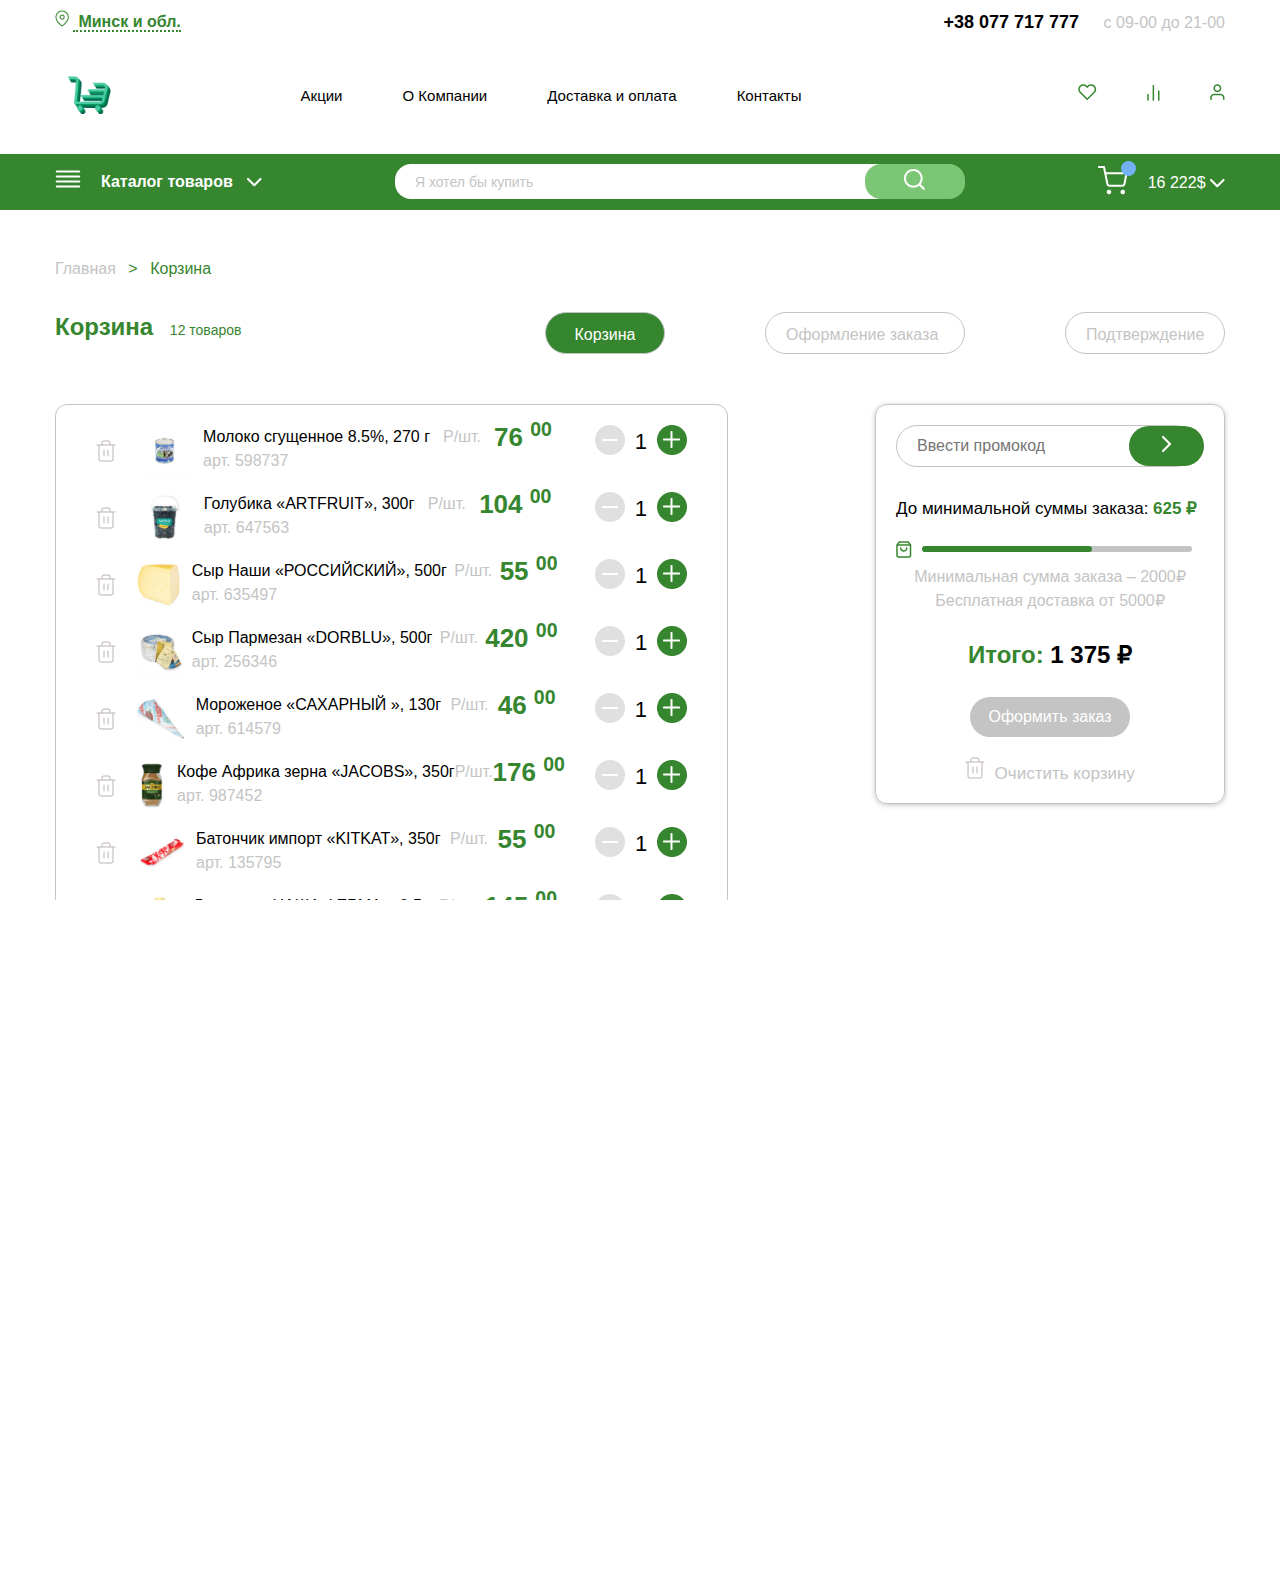
<file: basket-page.html>
<!DOCTYPE html>
<html lang="ru">
<head>
    <meta charset="UTF-8">
    <meta name="viewport" content="width=device-width, initial-scale=1.0">
    <title>Basket Page</title>
    <link rel="preconnect" href="https://fonts.gstatic.com">
    <link href="https://fonts.googleapis.com/css2?family=Poppins:wght@400;500;700&display=swap" rel="stylesheet">
    <link rel="stylesheet" href="css/libs.min.css">
    <link rel="stylesheet" href="css/style.min.css">
</head>
<body>
    <header class="header"> 
        <div class="container">

        <div class="header__contacts">
                <div class="header__contacts-logo">
                    <a href="index.html">
                        <img src="img/main/logo.png" alt="logo" width="90px">
                    </a>
                </div>
                <div class="header__contacts-gps">
                    <div class="contacts-gps">
                        <a href="#">
                            <img src="img/main/Gps.png" alt="gps">
                        </a>
                        <span class="contacts-city">
                            Минск и обл.
                        </span>
                    </div>
                </div>
                <div class="header__contacts-info">
                    <a class="contacts-telephone" href="tel:+38 077 777 777">+38 077 717 777</a>
                        <span class="contacts-time">
                            c 09-00 до 21-00 
                        </span>
                    </a>
                </div>
               
        </div>

        <div class="header__main">
                <div class="header__main-logo">
                    <a href="index.html">
                        <img src="img/main/logo.png" alt="logo" width="90px">
                    </a>
                </div>

                 <div class="header__main-menu">
                    <ul class="menu__list">
                        <li><a href="compare.html">Акции</a></li>
                        <li><a href="favorites.html">О Компании</a></li>
                        <li><a href="card.html">Доставка и оплата</a></li>
                        <li><a href="registration.html">Контакты</a></li>
                    </ul>
                </div>

                <div class="header__main-icons">
                    <div class="header__icon">
                        <a class="heart" href="#">
                            <img src="img/main/heart.png" alt="heart">
                        </a>
                    </div>
                    <div class="header__icon">
                        <a class="status" href="#">
                            <img src="img/main/status.png" alt="status">
                        </a>
                    </div>
                    <div class="header__icon">
                        <a class="user" data-fancybox data-src="#modal" href="javascript:;">
                            <img src="img/main/user.png" alt="user">
                        </a>
                    </div>
                </div> 

        </div> 
      </div>

        <div class="header__btn-menu">
            <ul class="btn-menu__list">
                <li>
                    <a href="index.html">
                        <img src="img/main/btn-menu__list/main.svg" alt="main">
                    </a>
                </li>
                <li>
                    <a href="favorites.html">
                        <img src="img/main/btn-menu__list/favorites.svg" alt="favorites">
                    </a>
                </li>
                <li>
                    <a href="registration.html">
                        <img src="img/main/btn-menu__list/user.svg" alt="user">
                    </a>
                </li>
                <li>
                    <a href="basket-page.html">
                        <img src="img/main/btn-menu__list/basket.svg" alt="basket">
                    </a>
                </li>
                <li class="button-list">
                    <a href="#">
                        <img src="img/main/btn-menu__list/menu.svg" alt="menu">
                    </a>
                </li>
            </ul>
            <div class="header-menu__list">
                <div class="header-menu__logo">
                    <div class="header__contacts-logo">
                        <a href="index.html">
                            <img src="img/main/logo.png" alt="logo" width="90px">
                        </a>
                    </div>
                    <div class="header__contacts-info">
                        <a class="contacts-telephone" href="tel:+38 077 777 777">+38 077 717 777</a>
                        </a>
                    </div>
                </div>

                <div class="indication__header-menu-1025px">
                    Меню
                </div>

                <ul class="header-menu__sked">
                    <li>
                        <img src="img/main/heart.png" alt="heart">
                        <a class="favorites-color" href="#">Избранное</a>
                    </li>
                    <li><a href="#">Категории товаров</a></li>
                    <li><a href="#">Акции</a></li>
                    <li><a href="#">О компании</a></li>
                    <li><a href="#">Доставка</a></li>
                    <li><a href="#">Оплата</a></li>
                    <li><a href="#">Контакты</a></li>
                    <li><a href="#">Специальные предложения</a></li>
                    <li>
                        <img src="img/main/Gps.png" alt="heart">
                        <a class="city-link"  href="#">Москва и МО</a>
                    </li>
                    
                </ul>

                <div class="header-menu-social">
                    <ul class="header-menu-link">
                        <li>
                            <a class="menu-link-instagramm" href="#">
                                <img src="img/main/footer/inst.svg" alt="inst">
                            </a>
                        </li>
                        <li>
                            <a class="menu-link-facebook" href="#">
                                <img src="img/main/footer/facebook.svg" alt="facebook">
                            </a>
                        </li>
                        <a class="menu-link-vk" href="#">
                                <li><img src="img/main/footer/vk.svg" alt="vk">
                            </a>
                        </li>
                        <a class="menu-link-whatsup" href="#">
                                <li><img src="img/main/footer/viber.svg" alt="whatsapp">
                            </a>
                        </li>
                    </ul>
                </div>

            </div>
        </div>

         <div class="navigation"> 
                <div class="container">
                  <div class="header__navigation">
                   <div class="header__navigation-menu">   
                    <div class="header__navigation-items">
                        <div class="items__burger">
                            <a class="item__burger-menu" href="#">
                                <img src="img/main/burger-menu.png" alt="item__burger">
                            </a>
                        </div>
                        <div class="items__catalog">
                            <a href="category.html">
                                Каталог товаров
                                <span class="items__arrow">
                                    <img src="img/main/arrow-down.png" alt="arrow-down">
                                </span>
                            </a>
                        </div>
                    </div> 

                    <div class="navigation-drop__down">
                          <ul>
                            <li><a class="icon-emblem" href="page.html"><strong>Акции</strong></a></li>
                            <li><a class="icon-emblem2" href="submit.html"><strong>Новинки</strong></a></li>
                            <li><a class="icon-emblem3" href="cabinet.html">Овощи и фрукты</a></li>
                            <li><a class="icon-emblem4" href="#">Молочная продукция</a></li>
                            <li><a class="icon-emblem5" href="#">Хлеб и сладости</a></li>
                            <li><a class="icon-emblem6" href="#">Бакалея</a></li>
                            <li><a class="icon-emblem7" href="#">Мясо, рыба, птица</a></li>
                            <li><a class="icon-emblem8" href="#">Заморозка</a></li>
                            <li><a class="icon-emblem9" href="#">Чай, кофе, какао</a></li>
                            <li><a class="icon-emblem10" href="#">Напитки</a></li>
                            <li><a class="icon-emblem11" href="#">Дом и офис</a></li>
                            <li><a class="icon-emblem12" href="#">Красота и здоровье</a></li>
                            <li><a class="icon-emblem13" href="#">Детям и мамам</a></li>
                            <li><a class="icon-emblem14" href="#">Другое</a></li>
                          </ul> 
                    </div>
                 </div>

                 <div class="header__navigation-form">
                        <form>
                            <input type="text" placeholder="Я хотел бы купить" required>   
                            <button type="submit">
                                <img src="img/main/search.png" alt="search">
                            </button>
                        </form>
                 </div>

                <div class="header__basket-box">
                    <div class="header__navigation-buy">
                            <a class="basket" href="basket-page.html">
                                <img src="img/main/busket.png" alt="basket">
                            </a>
                                <div class="price">16 222$
                                    <span>
                                        <a href="#">
                                            <img src="img/main/arrow-down.png" alt="arrow">
                                        </a>
                                    </span>
                                </div>
                    </div> 
                    <div class="basket__menu">
                       <div class="basket__item">
                         <ul>
                            <li>
                                <a class="delete-img" href="#">
                                    <img src="img/main/delete.svg" alt="delete">
                               </a>
                               <a class="milk" href="#">
                                  <img src="img/main/busket__menu/milk.svg" alt="condensed_milk">
                                </a>
                                <span>Молоко...</span>
                                <div class="menu-btn__choice">
                                    <a href="#">
                                         <img class="minus" src="img/main/busket__menu/minus.png" alt="minus">
                                        <span>1</span>
                                    </a>
                                    <a href="#">
                                         <img class="plus" src="img/main/busket__menu/plus.png" alt="plus">
                                    </a>
                                </div>
                                <div class="basket__menu-price">
                                    76 <sup>00</sup>
                                </div>    
                            </li>
                            <li>
                                <a class="delete-img" href="#">
                                    <img src="img/main/delete.svg" alt="delete">
                               </a>
                               <a class="milk" href="#">
                                  <img src="img/main/busket__menu/milk_dom.svg" alt="milk_dom">
                                </a>
                                <span>Молоко...</span>
                                <div class="menu-btn__choice">
                                    <a href="#">
                                         <img class="minus" src="img/main/busket__menu/minus.png" alt="minus">
                                        <span>1</span>
                                    </a>
                                    <a href="#">
                                         <img class="plus" src="img/main/busket__menu/plus.png" alt="plus">
                                    </a>
                                </div>
                                <div class="basket__menu-price">
                                    97 <sup>00</sup>
                                </div>    
                            </li>
                            <li>
                                <a class="delete-img" href="#">
                                    <img src="img/main/delete.svg" alt="delete">
                               </a>
                               <a class="milk" href="#">
                                  <img src="img/main/busket__menu/milk_bottle.svg" alt="milk_bottle">
                                </a>
                                <span>Молоко...</span>
                                <div class="menu-btn__choice">
                                    <a href="#">
                                         <img class="minus" src="img/main/busket__menu/minus.png" alt="minus">
                                        <span>1</span>
                                    </a>
                                    <a href="#">
                                         <img class="plus" src="img/main/busket__menu/plus.png" alt="plus">
                                    </a>
                                </div>
                                <div class="basket__menu-price">
                                    136 <sup>00</sup>
                                </div>    
                            </li>
                            <li>
                                <a class="delete-img" href="#">
                                    <img src="img/main/delete.svg" alt="delete">
                               </a>
                               <a class="milk" href="#">
                                  <img src="img/main/busket__menu/chocolate.svg" alt="chocolate">
                                </a>
                                <span>Шоколад...</span>
                                <div class="menu-btn__choice">
                                    <a href="#">
                                         <img class="minus" src="img/main/busket__menu/minus.png" alt="minus">
                                        <span>1</span>
                                    </a>
                                    <a href="#">
                                         <img class="plus" src="img/main/busket__menu/plus.png" alt="plus">
                                    </a>
                                </div>
                                <div class="basket__menu-price">
                                    76 <sup>00</sup>
                                </div>    
                            </li>
                            <li>
                                <a class="delete-img" href="#">
                                    <img src="img/main/delete.svg" alt="delete">
                               </a>
                               <a class="milk" href="#">
                                  <img src="img/main/busket__menu/cheese.svg" alt="cheese">
                                </a>
                                <span>Сыр...</span>
                                <div class="menu-btn__choice">
                                    <a href="#">
                                         <img class="minus" src="img/main/busket__menu/minus.png" alt="minus">
                                        <span>1</span>
                                    </a>
                                    <a href="#">
                                         <img class="plus" src="img/main/busket__menu/plus.png" alt="plus">
                                    </a>
                                </div>
                                <div class="basket__menu-price">
                                    97 <sup>00</sup>
                                </div>    
                            </li>
                            <li>
                                <a class="delete-img" href="#">
                                    <img src="img/main/delete.svg" alt="delete">
                               </a>
                               <a class="milk" href="#">
                                  <img src="img/main/busket__menu/juice.svg" alt="juice">
                                </a>
                                <span>Томатный...</span>
                                <div class="menu-btn__choice">
                                    <a href="#">
                                         <img class="minus" src="img/main/busket__menu/minus.png" alt="minus">
                                        <span>1</span>
                                    </a>
                                    <a href="#">
                                         <img class="plus" src="img/main/busket__menu/plus.png" alt="plus">
                                    </a>
                                </div>
                                <div class="basket__menu-price">
                                    112 <sup>00</sup>
                                </div>    
                            </li>

                        </ul>
                    </div> 
                    <div class="menu__btn">
                        <button class="btn__basket">
                               Оформить заказ
                         </button>
                    </div>   

                     
                    </div>
                </div>           
            </div>        
        </div>
        </div>      

      </div>

    </header>

    <div class="breadcrumbs">
        <div class="container">
            <div class="breadcrumbs__inner">
                <ul class="breadcrumbs__list">
                    <li><a href="#">Главная</a></li>
                    <li class="arrow"> > </li>
                    <li><a href="#">Корзина</a></li>
                </ul>
            </div>
        </div>
    </div>  
    
    <div class="indication">
        <div class="indication__section__1025px">Корзина
            <div class="delete__btn">
                <img src="img/basket/delaete_busket.svg" alt="busket">
            </div>
        </div>
       <div class="container">
      <div class="indication__section"> 
        <div class="indication__section-item">
            <div class="title">
                Корзина 
                <span>12 товаров</span>
            </div>
        </div>
        <div class="indication__section-change">
            <div class="change-block active">
                <div class="word ">
                    <a href="#">Корзина</a>
                </div>
            </div>

            <div class="change-block order-block">
                <div class="word">
                    <a href="#">Оформление заказа</a>
                </div> 
            </div>

            <div class="change-block confirm-block">
                <div class="word">
                    <a href="#">Подтверждение</a>
                </div> 
            </div>
   
        </div>

       </div>
      </div>
    </div>

    <secton class="basket-unit">
        <div class="container">
          <div class="basket-blocks">

            <div class="basket-chosen">
                <ul class="basket-chosen__item">
                    <li>
                        <a class="delete-img" href="#">
                            <img src="img/basket/delete_medium.png" alt="delete-img">
                        </a>
                        <a class="milk" href="#">
                            <img src="img/basket/condensed_milk.svg" alt="condensed_milk">
                        </a>
                        <div class="text">
                            Молоко сгущенное 8.5%, 270 г
                            <div class="art">арт. 598737</div>
                        </div>
                        <div class="piece">
                            P/шт.
                        </div>
                        <div class="price">
                            76 <sup>00</sup>
                        </div>
                        <div class="btn__choice">
                            <a class="minus" href="#">
                                <img src="img/basket/minus_medium.png" alt="minus_medium">
                            </a>
                            <div class="num">1</div>
                            <a class="plus" href="#">
                                <img src="img/basket/plus_medium.png" alt="plus_medium">
                            </a>
                        </div>
                    </li>
                    <li>
                        <a class="delete-img" href="#">
                            <img src="img/basket/delete_medium.png" alt="delete-img">
                        </a>
                        <a class="milk" href="#">
                            <img src="img/basket/blueberries.svg" alt="blueberries">
                        </a>
                        <div class="text">
                            
                            Голубика  «ARTFRUIT», 300г
                            <div class="art">арт. 647563</div>
                        </div>
                        <div class="piece">
                            P/шт.
                        </div>
                        <div class="price">
                            104 <sup>00</sup>
                        </div>
                        <div class="btn__choice">
                            <a class="minus" href="#">
                                <img src="img/basket/minus_medium.png" alt="minus_medium">
                            </a>
                            <div class="num">1</div>
                            <a class="plus" href="#">
                                <img src="img/basket/plus_medium.png" alt="plus_medium">
                            </a>
                        </div>
                    </li>
                    <li>
                        <a class="delete-img" href="#">
                            <img src="img/basket/delete_medium.png" alt="delete-img">
                        </a>
                        <a class="milk" href="#">
                            <img src="img/basket/cheese.svg" alt="cheese">
                        </a>
                        <div class="text">
                            
                            Сыр Наши «РОССИЙСКИЙ», 500г
                            <div class="art">арт. 635497</div>
                        </div>
                        <div class="piece">
                            P/шт.
                        </div>
                        <div class="price">
                            55 <sup>00</sup>
                        </div>
                        <div class="btn__choice">
                            <a class="minus" href="#">
                                <img src="img/basket/minus_medium.png" alt="minus_medium">
                            </a>
                            <div class="num">1</div>
                            <a class="plus" href="#">
                                <img src="img/basket/plus_medium.png" alt="plus_medium">
                            </a>
                        </div>
                    </li>
                    <li>
                        <a class="delete-img" href="#">
                            <img src="img/basket/delete_medium.png" alt="delete-img">
                        </a>
                        <a class="milk" href="#">
                            <img src="img/basket/dorblu.svg" alt="dorblu">
                        </a>
                        <div class="text">
                            
                            Сыр  Пармезан «DORBLU», 500г
                            <div class="art">арт. 256346</div>
                        </div>
                        <div class="piece">
                            P/шт.
                        </div>
                        <div class="price">
                            420 <sup>00</sup>
                        </div>
                        <div class="btn__choice">
                            <a class="minus" href="#">
                                <img src="img/basket/minus_medium.png" alt="minus_medium">
                            </a>
                            <div class="num">1</div>
                            <a class="plus" href="#">
                                <img src="img/basket/plus_medium.png" alt="plus_medium">
                            </a>
                        </div>
                    </li>
                    <li>
                        <a class="delete-img" href="#">
                            <img src="img/basket/delete_medium.png" alt="delete-img">
                        </a>
                        <a class="milk" href="#">
                            <img src="img/basket/icecream.svg" alt="icecream">
                        </a>
                        <div class="text">
                            
                            Мороженое «САХАРНЫЙ », 130г 
                            <div class="art">арт. 614579</div>
                        </div>
                        <div class="piece">
                            P/шт.
                        </div>
                        <div class="price">
                            46 <sup>00</sup>
                        </div>
                        <div class="btn__choice">
                            <a class="minus" href="#">
                                <img src="img/basket/minus_medium.png" alt="minus_medium">
                            </a>
                            <div class="num">1</div>
                            <a class="plus" href="#">
                                <img src="img/basket/plus_medium.png" alt="plus_medium">
                            </a>
                        </div>
                    </li>
                    <li>
                        <a class="delete-img" href="#">
                            <img src="img/basket/delete_medium.png" alt="delete-img">
                        </a>
                        <a class="milk" href="#">
                            <img src="img/basket/jacobs.svg" alt="cofe">
                        </a>
                        <div class="text">
                            
                            Кофе Африка зерна «JACOBS», 350г
                            <div class="art">арт. 987452</div>
                        </div>
                        <div class="piece">
                            P/шт.
                        </div>
                        <div class="price">
                            176 <sup>00</sup>
                        </div>
                        <div class="btn__choice">
                            <a class="minus" href="#">
                                <img src="img/basket/minus_medium.png" alt="minus_medium">
                            </a>
                            <div class="num">1</div>
                            <a class="plus" href="#">
                                <img src="img/basket/plus_medium.png" alt="plus_medium">
                            </a>
                        </div>
                    </li>
                    <li>
                        <a class="delete-img" href="#">
                            <img src="img/basket/delete_medium.png" alt="delete-img">
                        </a>
                        <a class="milk" href="#">
                            <img src="img/basket/kitkat.svg" alt="kitkat">
                        </a>
                        <div class="text">
                            
                            Батончик импорт «KITKAT», 350г
                            <div class="art">арт. 135795</div>
                        </div>
                        <div class="piece">
                            P/шт.
                        </div>
                        <div class="price">
                            55 <sup>00</sup>
                        </div>
                        <div class="btn__choice">
                            <a class="minus" href="#">
                                <img src="img/basket/minus_medium.png" alt="minus_medium">
                            </a>
                            <div class="num">1</div>
                            <a class="plus" href="#">
                                <img src="img/basket/plus_medium.png" alt="plus_medium">
                            </a>
                        </div>
                    </li>
                    <li>
                        <a class="delete-img" href="#">
                            <img src="img/basket/delete_medium.png" alt="delete-img">
                        </a>
                        <a class="milk" href="#">
                            <img src="img/basket/lemonade.svg" alt="lemonade">
                        </a>
                        <div class="text">
                            
                            Лимонад «НАША ФЕРМА», 0,5л
                            <div class="art">арт. 123987</div>
                        </div>
                        <div class="piece">
                            P/шт.
                        </div>
                        <div class="price">
                            145  <sup>00</sup>
                        </div>
                        <div class="btn__choice">
                            <a class="minus" href="#">
                                <img src="img/basket/minus_medium.png" alt="minus_medium">
                            </a>
                            <div class="num">1</div>
                            <a class="plus" href="#">
                                <img src="img/basket/plus_medium.png" alt="plus_medium">
                            </a>
                        </div>
                    </li>
                    <li>
                        <a class="delete-img" href="#">
                            <img src="img/basket/delete_medium.png" alt="delete-img">
                        </a>
                        <a class="milk" href="#">
                            <img src="img/basket/milk.svg" alt="milk">
                        </a>
                        <div class="text">
                            
                            Молоко «ДОМИК В ДЕРЕВНЕ», 0,5л
                            <div class="art">арт. 426497</div>
                        </div>
                        <div class="piece">
                            P/шт.
                        </div>
                        <div class="price">
                            88 <sup>00</sup>
                        </div>
                        <div class="btn__choice">
                            <a class="minus" href="#">
                                <img src="img/basket/minus_medium.png" alt="minus_medium">
                            </a>
                            <div class="num">1</div>
                            <a class="plus" href="#">
                                <img src="img/basket/plus_medium.png" alt="plus_medium">
                            </a>
                        </div>
                    </li>
                    <li>
                        <a class="delete-img" href="#">
                            <img src="img/basket/delete_medium.png" alt="delete-img">
                        </a>
                        <a class="milk" href="#">
                            <img src="img/basket/milka.svg" alt="milka">
                        </a>
                        <div class="text">
                            
                            Молочный-шоколад «MILKA», 250г
                            <div class="art">арт. 276007</div>
                        </div>
                        <div class="piece">
                            P/шт.
                        </div>
                        <div class="price">
                            99 <sup>00</sup>
                        </div>
                        <div class="btn__choice">
                            <a class="minus" href="#">
                                <img src="img/basket/minus_medium.png" alt="minus_medium">
                            </a>
                            <div class="num">1</div>
                            <a class="plus" href="#">
                                <img src="img/basket/plus_medium.png" alt="plus_medium">
                            </a>
                        </div>
                    </li>
                    <li>
                        <a class="delete-img" href="#">
                            <img src="img/basket/delete_medium.png" alt="delete-img">
                        </a>
                        <a class="milk" href="#">
                            <img src="img/basket/rich.svg" alt="rich">
                        </a>
                        <div class="text">
                            
                            Сок в тетрапаке «RICH», 1.5л 
                            <div class="art">590057</div>
                        </div>
                        <div class="piece">
                            P/шт.
                        </div>
                        <div class="price">
                            126 <sup>00</sup>
                        </div>
                        <div class="btn__choice">
                            <a class="minus" href="#">
                                <img src="img/basket/minus_medium.png" alt="minus_medium">
                            </a>
                            <div class="num">1</div>
                            <a class="plus" href="#">
                                <img src="img/basket/plus_medium.png" alt="plus_medium">
                            </a>
                        </div>
                    </li>
                    <li>
                        <a class="delete-img" href="#">
                            <img src="img/basket/delete_medium.png" alt="delete-img">
                        </a>
                        <a class="milk" href="#">
                            <img src="img/basket/vitel.svg" alt="vitel">
                        </a>
                        <div class="text">
                         
                            Минеральная Вода "VITEL", 1л 
                            <div class="art">арт. 113425</div>
                        </div>
                        <div class="piece">
                            P/шт.
                        </div>
                        <div class="price">
                            196 <sup>00</sup>
                        </div>
                        <div class="btn__choice">
                            <a class="minus" href="#">
                                <img src="img/basket/minus_medium.png" alt="minus_medium">
                            </a>
                            <div class="num">1</div>
                            <a class="plus" href="#">
                                <img src="img/basket/plus_medium.png" alt="plus_medium">
                            </a>
                        </div>
                    </li>
                   
                </ul>

            </div>
            <div class="basket-tables">
                <div class="tables__input">
                    <form>
                        <input type="text" placeholder="Ввести промокод">
                        <button type="submit">
                            <img src="img/basket/arrow__left.png" alt="arrow">
                        </button>   
                    </form>
                </div>
                <div class="tables__score">
                    <div class="tables__score-min">
                        До минимальной суммы заказа: <span>625 ₽</span>
                    </div>
                    <div class="tables__score-line">
                        <a href="#">
                            <img src="img/basket/bag.png" alt="bag">
                        </a>
                        <div class="toddler">
                            
                        </div>
                    </div>
                    <div class="tables__score-text">
                        Минимальная сумма заказа – 2000₽
                         Бесплатная доставка от 5000₽
                    </div>
                </div>
                <div class="tables__total">
                    <div class="tables__total-text">
                        Итого: <span>1 375 ₽</span>
                    </div>
                    <div class="tables__total-button">
                        <button type="submit">Оформить заказ</button>
                    </div>
                </div>
                <div class="tables__clean">
                    <a href="#">
                        <img src="img/basket/delete_medium.png" alt="delete_medium">
                        <span>Очистить корзину</span>   
                    </a>
                </div>
            </div> 

        </div> 

        <div class="navigation-arrows basket__navigation-arrows">
                <ul>
                    <li>
                        <a href="#">
                            <img class="class="li__arrows-left"" src="../img/category/li__arrows-left.png" alt="left">
                       </a>
                    </li>
                    <li><a href="#">1</a></li>
                    <li><a href="#">2</a></li>
                    <li><a href="#">3</a></li>
                    <li><a href="#">4</a></li>
                    <li><a href="#">5</a></li>
                    <li><a href="#">6</a></li>
                    <li><a href="#">7</a></li>
                    <li>
                        <a href="#">
                            <img class="class="li__arrows-right"" src="../img/category/li__arrows-right.png" alt="right">
                       </a>
                    </li>
                </ul>
        </div>

            
        </div>
    </secton> 

     <footer>
        <div class="footer__content">
          <div class="container">
              <div class="footer__inner">
  
                  <div class="footer__col">
                      <div class="footer__col-title">О Нас</div>
                      <ul class="footer__col-list">
                          <li><a href="#">Каталог</a></li>
                          <li><a href="#">Акции</a></li>
                          <li><a href="#">Для корпоративных клиентов</a></li>
                          <li><a href="#">Производство</a></li>
                      </ul>
  
                  </div>
                  <div class="footer__col">
                      <div class="footer__col-title">Помощь</div>
                      <ul class="footer__col-list">
                          <li><a href="#">Доставка и оплата</a></li>
                          <li><a href="#">Возврат и обмен</a></li>
                          <li><a href="#">Публичная оферта</a></li>
                          <li><a href="#">Политика конфиденциальности</a></li>
                      </ul>
  
                  </div>
                  <div class="footer__col">
                      <div class="footer__col-title">Контакты</div>
                      <ul class="footer__col-list">
                          <li><a href="#">Самовывоз</a></li>
                          <li><a href="#">Обратная связь</a></li>
                          <li><a href="#">Предзаказ</a></li>
                      </ul>
  
                  </div>
  
  
                  <div class="footer__col">
                      <div class="footer__col-logo">
                          <a href="#">
                              <img src="img/main/logo.png" alt="logo" width="90px">
                          </a>
                      </div>
                      <div class="footer__col-telephone">
                          <a class="contacts-telephone" href="tel:+38 077 777 777">+7(077)-777-77-77</a>
                      </div>
                      <div class="footer__col-social">
                          <ul class="footer__social-link">
                              <li><a class="link-instagramm" 
                                  style="background-image: url(../img/main/footer/inst.svg);"  
                                  href="#"></a></li>
                              <li><a class="link-facebook" 
                                  style="background-image: url(../img/main/footer/facebook.svg);"    
                                  href="#">
                              </a></li>
                              <li><a class="link-vk" style="background-image: url(../img/main/footer/vk.svg);"    
                                  href="#"></a></li>
                              <li><a class="link-whatsapp"style="background-image: url(../img/main/footer/viber.svg);"    
                                  href="#"></a></li>
                          </ul>
                      </div>
                  </div>
              </div>     
          </div>
        </div> 
    </footer>  
    
    <script src="https://ajax.googleapis.com/ajax/libs/jquery/3.4.1/jquery.min.js"></script>
    <script src="js/libs.min.js"></script>
    <script src="js/main.js"></script>
</body>
</html>
</file>
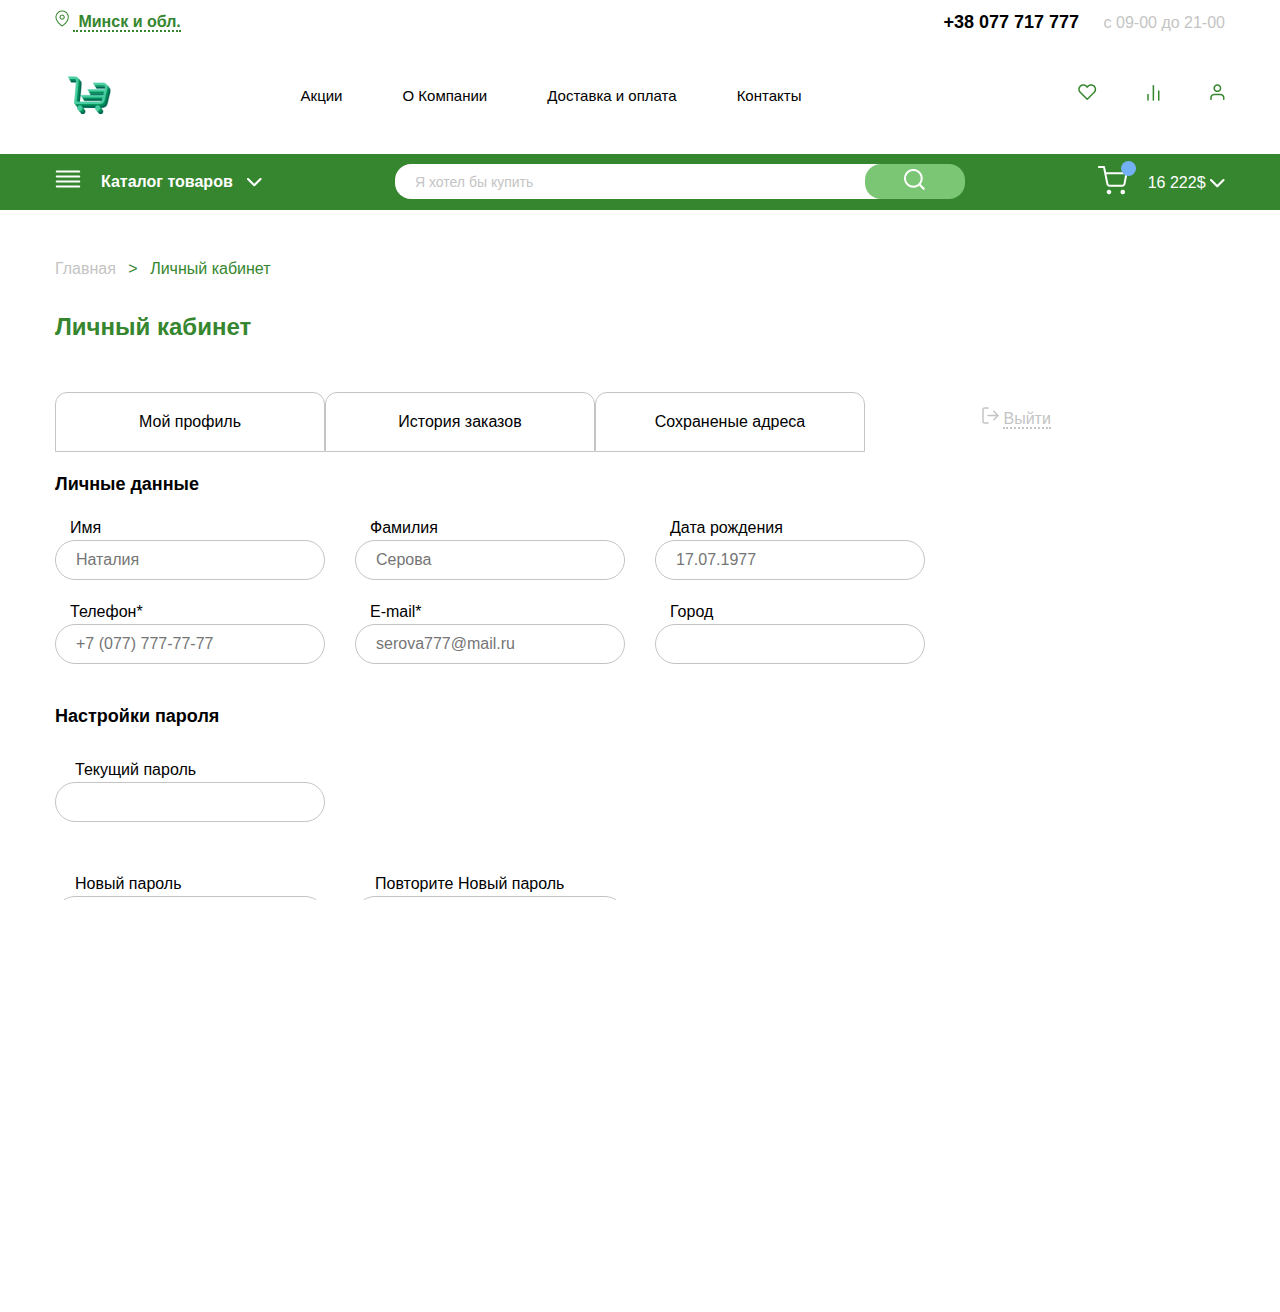
<file: cabinet.html>
<!DOCTYPE html>
<html lang="ru">
<head>
    <meta charset="UTF-8">
    <meta name="viewport" content="width=device-width, initial-scale=1.0">
    <title>Cabinet</title>
    <link rel="preconnect" href="https://fonts.gstatic.com">
    <link href="https://fonts.googleapis.com/css2?family=Poppins:wght@400;500;700&display=swap" rel="stylesheet">
    <link rel="stylesheet" href="css/libs.min.css">
    <link rel="stylesheet" href="css/style.min.css">
</head>
<body>
    <header class="header"> 
        <div class="container">

        <div class="header__contacts">
                <div class="header__contacts-logo">
                    <a href="index.html">
                        <img src="img/main/logo.png" alt="logo" width="90px">
                    </a>
                </div>
                <div class="header__contacts-gps">
                    <div class="contacts-gps">
                        <a href="#">
                            <img src="img/main/Gps.png" alt="gps">
                        </a>
                        <span class="contacts-city">
                            Минск и обл.
                        </span>
                    </div>
                </div>
                <div class="header__contacts-info">
                    <a class="contacts-telephone" href="tel:+38 077 777 777">+38 077 717 777</a>
                        <span class="contacts-time">
                            c 09-00 до 21-00 
                        </span>
                    </a>
                </div>
               
        </div>

        <div class="header__main">
                <div class="header__main-logo">
                    <a href="index.html">
                        <img src="img/main/logo.png" alt="logo" width="90px">
                    </a>
                </div>

                 <div class="header__main-menu">
                    <ul class="menu__list">
                        <li><a href="compare.html">Акции</a></li>
                        <li><a href="favorites.html">О Компании</a></li>
                        <li><a href="card.html">Доставка и оплата</a></li>
                        <li><a href="registration.html">Контакты</a></li>
                    </ul>
                </div>

                <div class="header__main-icons">
                    <div class="header__icon">
                        <a class="heart" href="#">
                            <img src="img/main/heart.png" alt="heart">
                        </a>
                    </div>
                    <div class="header__icon">
                        <a class="status" href="#">
                            <img src="img/main/status.png" alt="status">
                        </a>
                    </div>
                    <div class="header__icon">
                        <a class="user" data-fancybox data-src="#modal" href="javascript:;">
                            <img src="img/main/user.png" alt="user">
                        </a>
                    </div>
                </div> 

        </div> 
      </div>

        <div class="header__btn-menu">
            <ul class="btn-menu__list">
                <li>
                    <a href="index.html">
                        <img src="img/main/btn-menu__list/main.svg" alt="main">
                    </a>
                </li>
                <li>
                    <a href="favorites.html">
                        <img src="img/main/btn-menu__list/favorites.svg" alt="favorites">
                    </a>
                </li>
                <li>
                    <a href="registration.html">
                        <img src="img/main/btn-menu__list/user.svg" alt="user">
                    </a>
                </li>
                <li>
                    <a href="basket-page.html">
                        <img src="img/main/btn-menu__list/basket.svg" alt="basket">
                    </a>
                </li>
                <li class="button-list">
                    <a href="#">
                        <img src="img/main/btn-menu__list/menu.svg" alt="menu">
                    </a>
                </li>
            </ul>
            <div class="header-menu__list">
                <div class="header-menu__logo">
                    <div class="header__contacts-logo">
                        <a href="index.html">
                            <img src="img/main/logo.png" alt="logo" width="90px">
                        </a>
                    </div>
                    <div class="header__contacts-info">
                        <a class="contacts-telephone" href="tel:+38 077 777 777">+38 077 717 777</a>
                        </a>
                    </div>
                </div>

                <div class="indication__header-menu-1025px">
                    Меню
                </div>

                <ul class="header-menu__sked">
                    <li>
                        <img src="img/main/heart.png" alt="heart">
                        <a class="favorites-color" href="#">Избранное</a>
                    </li>
                    <li><a href="#">Категории товаров</a></li>
                    <li><a href="#">Акции</a></li>
                    <li><a href="#">О компании</a></li>
                    <li><a href="#">Доставка</a></li>
                    <li><a href="#">Оплата</a></li>
                    <li><a href="#">Контакты</a></li>
                    <li><a href="#">Специальные предложения</a></li>
                    <li>
                        <img src="img/main/Gps.png" alt="heart">
                        <a class="city-link"  href="#">Москва и МО</a>
                    </li>
                    
                </ul>

                <div class="header-menu-social">
                    <ul class="header-menu-link">
                        <li>
                            <a class="menu-link-instagramm" href="#">
                                <img src="img/main/footer/inst.svg" alt="inst">
                            </a>
                        </li>
                        <li>
                            <a class="menu-link-facebook" href="#">
                                <img src="img/main/footer/facebook.svg" alt="facebook">
                            </a>
                        </li>
                        <a class="menu-link-vk" href="#">
                                <li><img src="img/main/footer/vk.svg" alt="vk">
                            </a>
                        </li>
                        <a class="menu-link-whatsup" href="#">
                                <li><img src="img/main/footer/viber.svg" alt="whatsapp">
                            </a>
                        </li>
                    </ul>
                </div>

            </div>
        </div>

         <div class="navigation"> 
                <div class="container">
                  <div class="header__navigation">
                   <div class="header__navigation-menu">   
                    <div class="header__navigation-items">
                        <div class="items__burger">
                            <a class="item__burger-menu" href="#">
                                <img src="img/main/burger-menu.png" alt="item__burger">
                            </a>
                        </div>
                        <div class="items__catalog">
                            <a href="category.html">
                                Каталог товаров
                                <span class="items__arrow">
                                    <img src="img/main/arrow-down.png" alt="arrow-down">
                                </span>
                            </a>
                        </div>
                    </div> 

                    <div class="navigation-drop__down">
                          <ul>
                            <li><a class="icon-emblem" href="page.html"><strong>Акции</strong></a></li>
                            <li><a class="icon-emblem2" href="submit.html"><strong>Новинки</strong></a></li>
                            <li><a class="icon-emblem3" href="cabinet.html">Овощи и фрукты</a></li>
                            <li><a class="icon-emblem4" href="#">Молочная продукция</a></li>
                            <li><a class="icon-emblem5" href="#">Хлеб и сладости</a></li>
                            <li><a class="icon-emblem6" href="#">Бакалея</a></li>
                            <li><a class="icon-emblem7" href="#">Мясо, рыба, птица</a></li>
                            <li><a class="icon-emblem8" href="#">Заморозка</a></li>
                            <li><a class="icon-emblem9" href="#">Чай, кофе, какао</a></li>
                            <li><a class="icon-emblem10" href="#">Напитки</a></li>
                            <li><a class="icon-emblem11" href="#">Дом и офис</a></li>
                            <li><a class="icon-emblem12" href="#">Красота и здоровье</a></li>
                            <li><a class="icon-emblem13" href="#">Детям и мамам</a></li>
                            <li><a class="icon-emblem14" href="#">Другое</a></li>
                          </ul> 
                    </div>
                 </div>

                 <div class="header__navigation-form">
                        <form>
                            <input type="text" placeholder="Я хотел бы купить" required>   
                            <button type="submit">
                                <img src="img/main/search.png" alt="search">
                            </button>
                        </form>
                 </div>

                <div class="header__basket-box">
                    <div class="header__navigation-buy">
                            <a class="basket" href="basket-page.html">
                                <img src="img/main/busket.png" alt="basket">
                            </a>
                                <div class="price">16 222$
                                    <span>
                                        <a href="#">
                                            <img src="img/main/arrow-down.png" alt="arrow">
                                        </a>
                                    </span>
                                </div>
                    </div> 
                    <div class="basket__menu">
                       <div class="basket__item">
                         <ul>
                            <li>
                                <a class="delete-img" href="#">
                                    <img src="img/main/delete.svg" alt="delete">
                               </a>
                               <a class="milk" href="#">
                                  <img src="img/main/busket__menu/milk.svg" alt="condensed_milk">
                                </a>
                                <span>Молоко...</span>
                                <div class="menu-btn__choice">
                                    <a href="#">
                                         <img class="minus" src="img/main/busket__menu/minus.png" alt="minus">
                                        <span>1</span>
                                    </a>
                                    <a href="#">
                                         <img class="plus" src="img/main/busket__menu/plus.png" alt="plus">
                                    </a>
                                </div>
                                <div class="basket__menu-price">
                                    76 <sup>00</sup>
                                </div>    
                            </li>
                            <li>
                                <a class="delete-img" href="#">
                                    <img src="img/main/delete.svg" alt="delete">
                               </a>
                               <a class="milk" href="#">
                                  <img src="img/main/busket__menu/milk_dom.svg" alt="milk_dom">
                                </a>
                                <span>Молоко...</span>
                                <div class="menu-btn__choice">
                                    <a href="#">
                                         <img class="minus" src="img/main/busket__menu/minus.png" alt="minus">
                                        <span>1</span>
                                    </a>
                                    <a href="#">
                                         <img class="plus" src="img/main/busket__menu/plus.png" alt="plus">
                                    </a>
                                </div>
                                <div class="basket__menu-price">
                                    97 <sup>00</sup>
                                </div>    
                            </li>
                            <li>
                                <a class="delete-img" href="#">
                                    <img src="img/main/delete.svg" alt="delete">
                               </a>
                               <a class="milk" href="#">
                                  <img src="img/main/busket__menu/milk_bottle.svg" alt="milk_bottle">
                                </a>
                                <span>Молоко...</span>
                                <div class="menu-btn__choice">
                                    <a href="#">
                                         <img class="minus" src="img/main/busket__menu/minus.png" alt="minus">
                                        <span>1</span>
                                    </a>
                                    <a href="#">
                                         <img class="plus" src="img/main/busket__menu/plus.png" alt="plus">
                                    </a>
                                </div>
                                <div class="basket__menu-price">
                                    136 <sup>00</sup>
                                </div>    
                            </li>
                            <li>
                                <a class="delete-img" href="#">
                                    <img src="img/main/delete.svg" alt="delete">
                               </a>
                               <a class="milk" href="#">
                                  <img src="img/main/busket__menu/chocolate.svg" alt="chocolate">
                                </a>
                                <span>Шоколад...</span>
                                <div class="menu-btn__choice">
                                    <a href="#">
                                         <img class="minus" src="img/main/busket__menu/minus.png" alt="minus">
                                        <span>1</span>
                                    </a>
                                    <a href="#">
                                         <img class="plus" src="img/main/busket__menu/plus.png" alt="plus">
                                    </a>
                                </div>
                                <div class="basket__menu-price">
                                    76 <sup>00</sup>
                                </div>    
                            </li>
                            <li>
                                <a class="delete-img" href="#">
                                    <img src="img/main/delete.svg" alt="delete">
                               </a>
                               <a class="milk" href="#">
                                  <img src="img/main/busket__menu/cheese.svg" alt="cheese">
                                </a>
                                <span>Сыр...</span>
                                <div class="menu-btn__choice">
                                    <a href="#">
                                         <img class="minus" src="img/main/busket__menu/minus.png" alt="minus">
                                        <span>1</span>
                                    </a>
                                    <a href="#">
                                         <img class="plus" src="img/main/busket__menu/plus.png" alt="plus">
                                    </a>
                                </div>
                                <div class="basket__menu-price">
                                    97 <sup>00</sup>
                                </div>    
                            </li>
                            <li>
                                <a class="delete-img" href="#">
                                    <img src="img/main/delete.svg" alt="delete">
                               </a>
                               <a class="milk" href="#">
                                  <img src="img/main/busket__menu/juice.svg" alt="juice">
                                </a>
                                <span>Томатный...</span>
                                <div class="menu-btn__choice">
                                    <a href="#">
                                         <img class="minus" src="img/main/busket__menu/minus.png" alt="minus">
                                        <span>1</span>
                                    </a>
                                    <a href="#">
                                         <img class="plus" src="img/main/busket__menu/plus.png" alt="plus">
                                    </a>
                                </div>
                                <div class="basket__menu-price">
                                    112 <sup>00</sup>
                                </div>    
                            </li>

                        </ul>
                    </div> 
                    <div class="menu__btn">
                        <button class="btn__basket">
                               Оформить заказ
                         </button>
                    </div>   

                     
                    </div>
                </div>           
            </div>        
        </div>
        </div>      

      </div>

    </header>

    <div class="breadcrumbs">
        <div class="container">
            <div class="breadcrumbs__inner">
                <ul class="breadcrumbs__list">
                    <li><a href="#">Главная</a></li>
                    <li class="arrow"> > </li>
                    <li><a href="#">Личный кабинет</a></li>
                </ul>
            </div>
        </div>
    </div>

    <div class="indication">
        <div class="indication__cabinet__1025px">
            Личный кабинет
            <div class="btn-exit__1025px">
                <img src="img/cabinet/exit.png" alt="exit">
            </div>
        </div>
        <div class="container">
       <div class="indication__section"> 
         <div class="indication__section-item indication__compare-item">
             <div class="title">
                Личный кабинет
             </div>
       
         </div>
        </div>
       </div>
    </div>

    <section class="cabinet" >
        <div class="container">

            <div class="cabinet__blocks">

               <div class="cabinet__blocks-btns cabinet__wrapper">
                    <div id="block-btns" class="block-btns tabs">
                            <span class="tab" data-id="1">
                                <div class="btn-profile">
                                <button class="btn "
                                type="submit">Мой профиль</button>
                            </div></span>
                            <span class="tab"  data-id="2"><div class="btn-history">
                                <button class="btn" type="submit">История заказов</button>  
                            </div></span>
                            <span class="tab" data-id="3"><div class="btn-saved">
                                <button class="btn" type="submit">Сохраненые адреса</button>
                            </div></span>
                            <div class="btn-exit">
                                <img src="img/cabinet/exit.png" alt="exit">
                                <span>Выйти</span> 
                            </div>
                    </div>
             
                    <div class="tab_content" >
                        <div class="tab-item active-tab" id="1">
                            <div class="profile" >
                                <div class="profile__data">
                                    <div class="title">
                                        Личные данные
                                    </div>
                                    <div class="profile__data-inputs">
                                           <form>
                                            <div class="profile__input profile-user">
                                                <div class="profile-user__name">
                                                    <div class="heading">Имя</div>
                                                    <input type="text" placeholder="Наталия">
                                                </div>  
                                                
                                                <div class="profile-user__telephone">
                                                    <div class="heading">Телефон*</div>
                                                    <input type="number" placeholder="+7 (077) 777-77-77">
                                                </div> 
                                               </div>
            
                                               <div class="profile__input profile__secondname">
                                                <div class="profile-user__secondname">
                                                    <div class="heading">Фамилия</div>
                                                    <input type="text" placeholder="Серова">
                                                </div>  
                                                
                                                <div class="profile-user__mail">
                                                    <div class="heading">E-mail*</div>
                                                    <input type="text" placeholder="serova777@mail.ru">
                                                </div> 
                                               </div>
            
                                               <div class="profile__input profile-date">
                                                <div class="profile-user__date">
                                                    <div class="heading">Дата рождения</div>
                                                    <input type="number" placeholder="17.07.1977">
                                                </div>  
                                                
                                                <div class="profile-user-city">
                                                    <div class="heading">Город</div>
                                                    <input type="text"> 
                                                </div> 
                                               </div>
                                           </form>
                                    </div>
                                </div>
                                <div class="profile__password">
                                    <div class="title">
                                       Настройки пароля
                                    </div>
                                    <div class="profile__password-inputs">
                                        <form>
                                            <div class="profile__password__input">
                                                <div class="profile-password__now">
                                                    <div class="heading">Текущий пароль</div>
                                                    <input type="password">
                                                    
                                                </div>  
                                                
                                                <div class="profile-password__new-block">
            
                                                  <div class="profile-password__new">
                                                      <div class="heading">Новый пароль</div>
                                                      <input type="text">
                                                  </div>     
                                                 
                                                  <div class="profile-password__repeat">
                                                      <div class="heading">Повторите Новый пароль</div>
                                                      <input type="text">
                                                  </div>
            
                                                </div> 
                                               </div>
                                        </form>
                                    </div>
                                </div>
                                <div class="profile__btn">
                                    <button type="submit">Сохранить изменения</button>
                                </div>
                            </div>
                        </div>
                        <div class="tab-item" id="2">
                            <div class="history">
                               <div class="history__list">
                                <ul>
                                    <li>
                                        <a class="number" href="#">№543333
                                            <div class="date">23.11.2019</div> 
                                        </a>
                                    <div class="address">
                                        Москва, Дмитровское шоссе, дом 169, корпус 8, квартира 387
                                    </div> 
                                    <div class="price">
                                        6 234  ₽
                                    </div>
                                    <button class="process" type="submit">В процессе</button>
                                    <button class="reapet"type="submit">Повторить заказ</button>

                                    </li>
                                    <li><a class="number" href="#">№543333
                                        <div class="date">23.11.2019</div> 
                                    </a>
                                        <div class="address">
                                            Москва, Дмитровское шоссе, дом 169, корпус 8, квартира 387
                                        </div> 
                                        <div class="price">
                                            6 234  ₽
                                        </div>
                                        <button class="process" type="submit">В процессе</button>
                                        <button class="reapet"type="submit">Повторить заказ</button>
    
                                    </li>
                                    <li><a class="number" href="#">№543333
                                        <div class="date">23.11.2019</div> 
                                    </a>
                                        <div class="address">
                                            Москва, Дмитровское шоссе, дом 169, корпус 8, квартира 387
                                        </div> 
                                        <div class="price">
                                            6 234  ₽
                                        </div>
                                        <button class="process" type="submit">В процессе</button>
                                        <button class="reapet"type="submit">Повторить заказ</button>
    
                                    </li>
                                    <li><a class="number" href="#">№543333
                                        <div class="date">23.11.2019</div> 
                                    </a>
                                            <div class="address">
                                                Москва, Дмитровское шоссе, дом 169, корпус 8, квартира 387
                                            </div> 
                                            <div class="price">
                                                6 234  ₽
                                            </div>
                                            <button class="process" type="submit">В процессе</button>
                                            <button class="reapet"type="submit">Повторить заказ</button>
        
                                    </li>
                                    <li><a class="number" href="#">№543333
                                        <div class="date">23.11.2019</div> 
                                    </a> 
                                                <div class="address">
                                                    Москва, Дмитровское шоссе, дом 169, корпус 8, квартира 387
                                                </div> 
                                                <div class="price">
                                                    6 234  ₽
                                                </div>
                                                <button class="process" type="submit">В процессе</button>
                                                <button class="reapet"type="submit">Повторить заказ</button>
            
                                    </li>
                                    <li><a class="number" href="#">№543333
                                        <div class="date">23.11.2019</div> 
                                    </a>
                                                    <div class="address">
                                                        Москва, Дмитровское шоссе, дом 169, корпус 8, квартира 387
                                                    </div> 
                                                    <div class="price">
                                                        6 234  ₽
                                                    </div>
                                                    <button class="process" type="submit">В процессе</button>
                                                    <button class="reapet"type="submit">Повторить заказ</button>
                
                                    </li>       
                                </ul>
                            </div>
                            <div class="navigation-arrows history-arrows">
                                <ul>
                                    <li>
                                        <a href="#">
                                            <img class="class="li__arrows-left"" src="../img/category/li__arrows-left.png" alt="left">
                                       </a>
                                    </li>
                                    <li><a href="#">1</a></li>
                                    <li><a href="#">2</a></li>
                                    <li><a href="#">3</a></li>
                                    <li><a href="#">4</a></li>
                                    <li><a href="#">5</a></li>
                                    <li><a href="#">6</a></li>
                                    <li><a href="#">7</a></li>
                                    <li>
                                        <a href="#">
                                            <img class="class="li__arrows-right"" src="../img/category/li__arrows-right.png" alt="right">
                                       </a>
                                    </li>
                                </ul>
                            </div>
                           </div>
                        </div>
                        <div class="tab-item" id="3">
                            <div class="saved">

                                <div class="saved__list">
                                    <ul>
                                        <li>
                                            <a class="delete" href="#">
                                                <img src="img/basket/delete_medium.png" alt="delete_medium">
                                            </a>
                                        <div class="place">Дом</div> 
                                        <div class="address">
                                            Москва, Дмитровское шоссе, дом 169, корпус 8, квартира 387, домофон 37в, подъед 2, 127204
                                        </div> 
                                        <div class="agree">
                                            <a href="#">
                                                <img src="img/cabinet/agree.png" alt="agree">
                                            </a>
                                        </div>
                                        </li>
                                        <li>
                                            <a class="delete" href="#">
                                                <img src="img/basket/delete_medium.png" alt="delete_medium">
                                            </a>
                                        <div class="place">Офис</div> 
                                        <div class="address">
                                            Москва, Дмитровское шоссе, дом 169, корпус 8, квартира 387, домофон 37в, подъед 2, 127204
                                        </div> 
                                        <div class="agree">
                                            <a href="#">
                                                <img src="img/cabinet/agree.png" alt="agree">
                                            </a>
                                        </div>
                                        </li>
                                    </ul>  
                                 </div>
                             
                            </div> 
                        </div>
                    </div>

                </div>
            </div>

        </div>
    </section>
  
    <footer>
        <div class="footer__content">
          <div class="container">
              <div class="footer__inner">
  
                  <div class="footer__col">
                      <div class="footer__col-title">О Нас</div>
                      <ul class="footer__col-list">
                          <li><a href="#">Каталог</a></li>
                          <li><a href="#">Акции</a></li>
                          <li><a href="#">Для корпоративных клиентов</a></li>
                          <li><a href="#">Производство</a></li>
                      </ul>
  
                  </div>
                  <div class="footer__col">
                      <div class="footer__col-title">Помощь</div>
                      <ul class="footer__col-list">
                          <li><a href="#">Доставка и оплата</a></li>
                          <li><a href="#">Возврат и обмен</a></li>
                          <li><a href="#">Публичная оферта</a></li>
                          <li><a href="#">Политика конфиденциальности</a></li>
                      </ul>
  
                  </div>
                  <div class="footer__col">
                      <div class="footer__col-title">Контакты</div>
                      <ul class="footer__col-list">
                          <li><a href="#">Самовывоз</a></li>
                          <li><a href="#">Обратная связь</a></li>
                          <li><a href="#">Предзаказ</a></li>
                      </ul>
  
                  </div>
  
  
                  <div class="footer__col">
                      <div class="footer__col-logo">
                          <a href="#">
                              <img src="img/main/logo.png" alt="logo" width="90px">
                          </a>
                      </div>
                      <div class="footer__col-telephone">
                          <a class="contacts-telephone" href="tel:+38 077 777 777">+7(077)-777-77-77</a>
                      </div>
                      <div class="footer__col-social">
                          <ul class="footer__social-link">
                              <li><a class="link-instagramm" 
                                  style="background-image: url(../img/main/footer/inst.svg);"  
                                  href="#"></a></li>
                              <li><a class="link-facebook" 
                                  style="background-image: url(../img/main/footer/facebook.svg);"    
                                  href="#">
                              </a></li>
                              <li><a class="link-vk" style="background-image: url(../img/main/footer/vk.svg);"    
                                  href="#"></a></li>
                              <li><a class="link-whatsapp"style="background-image: url(../img/main/footer/viber.svg);"    
                                  href="#"></a></li>
                          </ul>
                      </div>
                  </div>
              </div>     
          </div>
        </div> 
    </footer>   
    
    <script src="https://ajax.googleapis.com/ajax/libs/jquery/3.4.1/jquery.min.js"></script>
    <script src="js/libs.min.js"></script>
    <script src="js/main.js"></script>
</body>
</html>
</file>
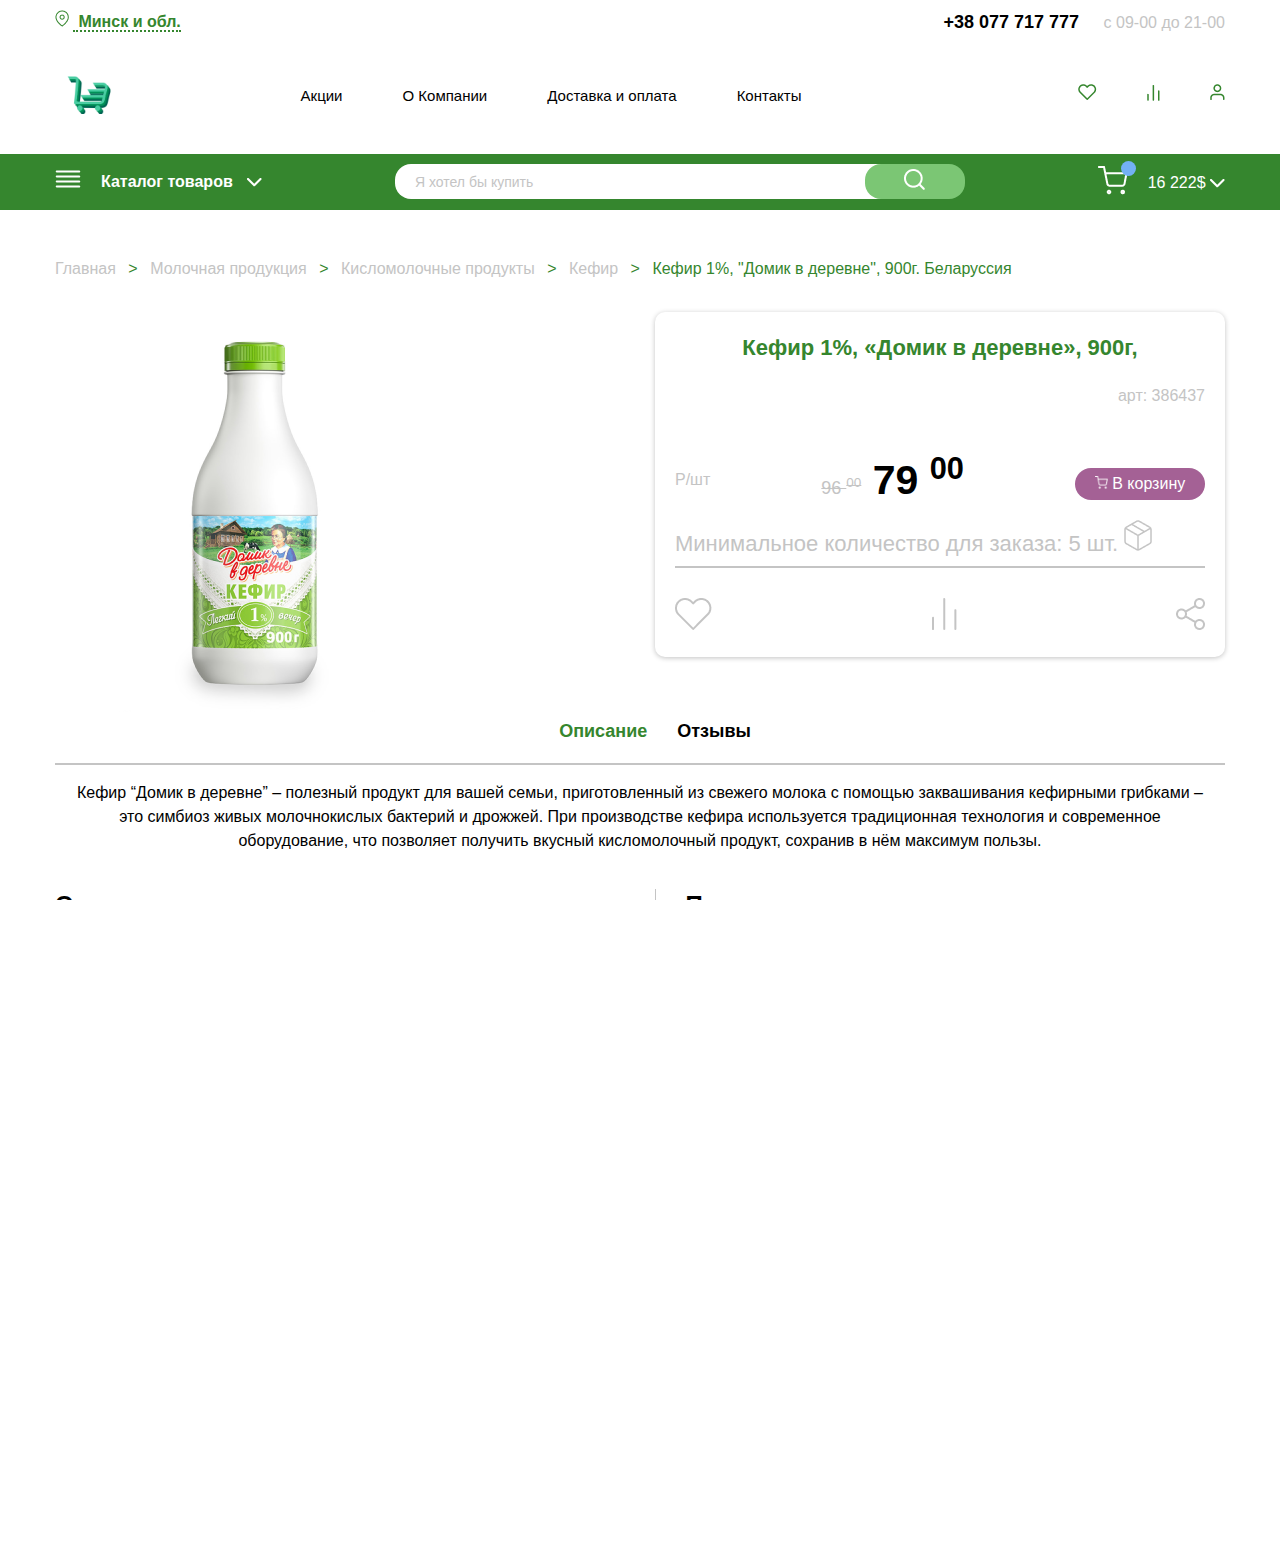
<file: card.html>
<!DOCTYPE html>
<html lang="ru">
<head>
    <meta charset="UTF-8">
    <meta name="viewport" content="width=device-width, initial-scale=1.0">
    <title>Card test    </title>
    <link rel="preconnect" href="https://fonts.gstatic.com">
    <link href="https://fonts.googleapis.com/css2?family=Poppins:wght@400;500;700&display=swap" rel="stylesheet">
    <link rel="stylesheet" href="css/libs.min.css">
    <link rel="stylesheet" href="css/style.min.css">
</head>
<body>
    <header class="header"> 
        <div class="container">

        <div class="header__contacts">
                <div class="header__contacts-logo">
                    <a href="index.html">
                        <img src="img/main/logo.png" alt="logo" width="90px">
                    </a>
                </div>
                <div class="header__contacts-gps">
                    <div class="contacts-gps">
                        <a href="#">
                            <img src="img/main/Gps.png" alt="gps">
                        </a>
                        <span class="contacts-city">
                            Минск и обл.
                        </span>
                    </div>
                </div>
                <div class="header__contacts-info">
                    <a class="contacts-telephone" href="tel:+38 077 777 777">+38 077 717 777</a>
                        <span class="contacts-time">
                            c 09-00 до 21-00 
                        </span>
                    </a>
                </div>
               
        </div>

        <div class="header__main">
                <div class="header__main-logo">
                    <a href="index.html">
                        <img src="img/main/logo.png" alt="logo" width="90px">
                    </a>
                </div>

                 <div class="header__main-menu">
                    <ul class="menu__list">
                        <li><a href="compare.html">Акции</a></li>
                        <li><a href="favorites.html">О Компании</a></li>
                        <li><a href="card.html">Доставка и оплата</a></li>
                        <li><a href="registration.html">Контакты</a></li>
                    </ul>
                </div>

                <div class="header__main-icons">
                    <div class="header__icon">
                        <a class="heart" href="#">
                            <img src="img/main/heart.png" alt="heart">
                        </a>
                    </div>
                    <div class="header__icon">
                        <a class="status" href="#">
                            <img src="img/main/status.png" alt="status">
                        </a>
                    </div>
                    <div class="header__icon">
                        <a class="user" data-fancybox data-src="#modal" href="javascript:;">
                            <img src="img/main/user.png" alt="user">
                        </a>
                    </div>
                </div> 

        </div> 
      </div>

        <div class="header__btn-menu">
            <ul class="btn-menu__list">
                <li>
                    <a href="index.html">
                        <img src="img/main/btn-menu__list/main.svg" alt="main">
                    </a>
                </li>
                <li>
                    <a href="favorites.html">
                        <img src="img/main/btn-menu__list/favorites.svg" alt="favorites">
                    </a>
                </li>
                <li>
                    <a href="registration.html">
                        <img src="img/main/btn-menu__list/user.svg" alt="user">
                    </a>
                </li>
                <li>
                    <a href="basket-page.html">
                        <img src="img/main/btn-menu__list/basket.svg" alt="basket">
                    </a>
                </li>
                <li class="button-list">
                    <a href="#">
                        <img src="img/main/btn-menu__list/menu.svg" alt="menu">
                    </a>
                </li>
            </ul>
            <div class="header-menu__list">
                <div class="header-menu__logo">
                    <div class="header__contacts-logo">
                        <a href="index.html">
                            <img src="img/main/logo.png" alt="logo" width="90px">
                        </a>
                    </div>
                    <div class="header__contacts-info">
                        <a class="contacts-telephone" href="tel:+38 077 777 777">+38 077 717 777</a>
                        </a>
                    </div>
                </div>

                <div class="indication__header-menu-1025px">
                    Меню
                </div>

                <ul class="header-menu__sked">
                    <li>
                        <img src="img/main/heart.png" alt="heart">
                        <a class="favorites-color" href="#">Избранное</a>
                    </li>
                    <li><a href="#">Категории товаров</a></li>
                    <li><a href="#">Акции</a></li>
                    <li><a href="#">О компании</a></li>
                    <li><a href="#">Доставка</a></li>
                    <li><a href="#">Оплата</a></li>
                    <li><a href="#">Контакты</a></li>
                    <li><a href="#">Специальные предложения</a></li>
                    <li>
                        <img src="img/main/Gps.png" alt="heart">
                        <a class="city-link"  href="#">Москва и МО</a>
                    </li>
                    
                </ul>

                <div class="header-menu-social">
                    <ul class="header-menu-link">
                        <li>
                            <a class="menu-link-instagramm" href="#">
                                <img src="img/main/footer/inst.svg" alt="inst">
                            </a>
                        </li>
                        <li>
                            <a class="menu-link-facebook" href="#">
                                <img src="img/main/footer/facebook.svg" alt="facebook">
                            </a>
                        </li>
                        <a class="menu-link-vk" href="#">
                                <li><img src="img/main/footer/vk.svg" alt="vk">
                            </a>
                        </li>
                        <a class="menu-link-whatsup" href="#">
                                <li><img src="img/main/footer/viber.svg" alt="whatsapp">
                            </a>
                        </li>
                    </ul>
                </div>

            </div>
        </div>

         <div class="navigation"> 
                <div class="container">
                  <div class="header__navigation">
                   <div class="header__navigation-menu">   
                    <div class="header__navigation-items">
                        <div class="items__burger">
                            <a class="item__burger-menu" href="#">
                                <img src="img/main/burger-menu.png" alt="item__burger">
                            </a>
                        </div>
                        <div class="items__catalog">
                            <a href="category.html">
                                Каталог товаров
                                <span class="items__arrow">
                                    <img src="img/main/arrow-down.png" alt="arrow-down">
                                </span>
                            </a>
                        </div>
                    </div> 

                    <div class="navigation-drop__down">
                          <ul>
                            <li><a class="icon-emblem" href="page.html"><strong>Акции</strong></a></li>
                            <li><a class="icon-emblem2" href="submit.html"><strong>Новинки</strong></a></li>
                            <li><a class="icon-emblem3" href="cabinet.html">Овощи и фрукты</a></li>
                            <li><a class="icon-emblem4" href="#">Молочная продукция</a></li>
                            <li><a class="icon-emblem5" href="#">Хлеб и сладости</a></li>
                            <li><a class="icon-emblem6" href="#">Бакалея</a></li>
                            <li><a class="icon-emblem7" href="#">Мясо, рыба, птица</a></li>
                            <li><a class="icon-emblem8" href="#">Заморозка</a></li>
                            <li><a class="icon-emblem9" href="#">Чай, кофе, какао</a></li>
                            <li><a class="icon-emblem10" href="#">Напитки</a></li>
                            <li><a class="icon-emblem11" href="#">Дом и офис</a></li>
                            <li><a class="icon-emblem12" href="#">Красота и здоровье</a></li>
                            <li><a class="icon-emblem13" href="#">Детям и мамам</a></li>
                            <li><a class="icon-emblem14" href="#">Другое</a></li>
                          </ul> 
                    </div>
                 </div>

                 <div class="header__navigation-form">
                        <form>
                            <input type="text" placeholder="Я хотел бы купить" required>   
                            <button type="submit">
                                <img src="img/main/search.png" alt="search">
                            </button>
                        </form>
                 </div>

                <div class="header__basket-box">
                    <div class="header__navigation-buy">
                            <a class="basket" href="basket-page.html">
                                <img src="img/main/busket.png" alt="basket">
                            </a>
                                <div class="price">16 222$
                                    <span>
                                        <a href="#">
                                            <img src="img/main/arrow-down.png" alt="arrow">
                                        </a>
                                    </span>
                                </div>
                    </div> 
                    <div class="basket__menu">
                       <div class="basket__item">
                         <ul>
                            <li>
                                <a class="delete-img" href="#">
                                    <img src="img/main/delete.svg" alt="delete">
                               </a>
                               <a class="milk" href="#">
                                  <img src="img/main/busket__menu/milk.svg" alt="condensed_milk">
                                </a>
                                <span>Молоко...</span>
                                <div class="menu-btn__choice">
                                    <a href="#">
                                         <img class="minus" src="img/main/busket__menu/minus.png" alt="minus">
                                        <span>1</span>
                                    </a>
                                    <a href="#">
                                         <img class="plus" src="img/main/busket__menu/plus.png" alt="plus">
                                    </a>
                                </div>
                                <div class="basket__menu-price">
                                    76 <sup>00</sup>
                                </div>    
                            </li>
                            <li>
                                <a class="delete-img" href="#">
                                    <img src="img/main/delete.svg" alt="delete">
                               </a>
                               <a class="milk" href="#">
                                  <img src="img/main/busket__menu/milk_dom.svg" alt="milk_dom">
                                </a>
                                <span>Молоко...</span>
                                <div class="menu-btn__choice">
                                    <a href="#">
                                         <img class="minus" src="img/main/busket__menu/minus.png" alt="minus">
                                        <span>1</span>
                                    </a>
                                    <a href="#">
                                         <img class="plus" src="img/main/busket__menu/plus.png" alt="plus">
                                    </a>
                                </div>
                                <div class="basket__menu-price">
                                    97 <sup>00</sup>
                                </div>    
                            </li>
                            <li>
                                <a class="delete-img" href="#">
                                    <img src="img/main/delete.svg" alt="delete">
                               </a>
                               <a class="milk" href="#">
                                  <img src="img/main/busket__menu/milk_bottle.svg" alt="milk_bottle">
                                </a>
                                <span>Молоко...</span>
                                <div class="menu-btn__choice">
                                    <a href="#">
                                         <img class="minus" src="img/main/busket__menu/minus.png" alt="minus">
                                        <span>1</span>
                                    </a>
                                    <a href="#">
                                         <img class="plus" src="img/main/busket__menu/plus.png" alt="plus">
                                    </a>
                                </div>
                                <div class="basket__menu-price">
                                    136 <sup>00</sup>
                                </div>    
                            </li>
                            <li>
                                <a class="delete-img" href="#">
                                    <img src="img/main/delete.svg" alt="delete">
                               </a>
                               <a class="milk" href="#">
                                  <img src="img/main/busket__menu/chocolate.svg" alt="chocolate">
                                </a>
                                <span>Шоколад...</span>
                                <div class="menu-btn__choice">
                                    <a href="#">
                                         <img class="minus" src="img/main/busket__menu/minus.png" alt="minus">
                                        <span>1</span>
                                    </a>
                                    <a href="#">
                                         <img class="plus" src="img/main/busket__menu/plus.png" alt="plus">
                                    </a>
                                </div>
                                <div class="basket__menu-price">
                                    76 <sup>00</sup>
                                </div>    
                            </li>
                            <li>
                                <a class="delete-img" href="#">
                                    <img src="img/main/delete.svg" alt="delete">
                               </a>
                               <a class="milk" href="#">
                                  <img src="img/main/busket__menu/cheese.svg" alt="cheese">
                                </a>
                                <span>Сыр...</span>
                                <div class="menu-btn__choice">
                                    <a href="#">
                                         <img class="minus" src="img/main/busket__menu/minus.png" alt="minus">
                                        <span>1</span>
                                    </a>
                                    <a href="#">
                                         <img class="plus" src="img/main/busket__menu/plus.png" alt="plus">
                                    </a>
                                </div>
                                <div class="basket__menu-price">
                                    97 <sup>00</sup>
                                </div>    
                            </li>
                            <li>
                                <a class="delete-img" href="#">
                                    <img src="img/main/delete.svg" alt="delete">
                               </a>
                               <a class="milk" href="#">
                                  <img src="img/main/busket__menu/juice.svg" alt="juice">
                                </a>
                                <span>Томатный...</span>
                                <div class="menu-btn__choice">
                                    <a href="#">
                                         <img class="minus" src="img/main/busket__menu/minus.png" alt="minus">
                                        <span>1</span>
                                    </a>
                                    <a href="#">
                                         <img class="plus" src="img/main/busket__menu/plus.png" alt="plus">
                                    </a>
                                </div>
                                <div class="basket__menu-price">
                                    112 <sup>00</sup>
                                </div>    
                            </li>

                        </ul>
                    </div> 
                    <div class="menu__btn">
                        <button class="btn__basket">
                               Оформить заказ
                         </button>
                    </div>   

                     
                    </div>
                </div>           
            </div>        
        </div>
        </div>      

      </div>

    </header>
    
     <div class="breadcrumbs">
        <div class="container">
            <div class="breadcrumbs__inner">
                <ul class="breadcrumbs__list">
                    <li><a href="#">Главная</a></li>
                    <li class="arrow"> > </li>
                    <li><a href="#">Молочная продукция</a></li>
                    <li class="arrow"> > </li>
                    <li><a href="#">Кисломолочные продукты</a></li>
                    <li class="arrow"> > </li>
                    <li><a href="#">Кефир</a></li>
                    <li class="arrow"> > </li>
                    <li><a href="#">Кефир 1%, "Домик в деревне", 900г. Беларуссия</a></li>
                </ul>
            </div>
        </div>
    </div> 

     <section class="food">
        <div class="container">
            <div class="food__block">
                <div class="food__block-title583">
                    <h4>
                        Кефир 1%, «Домик в деревне», 900г, Россия
                    </h4>
                </div>


                <div class="food__block-img">
                    <img src="img/card/food.png" alt="food">
                </div>

                <div class="food__block-descr">
                    <div class="desc-title">
                        <div class="title">
                            Кефир 1%, «Домик в деревне», 900г, 
                        </div>
                        <div class="art">
                            арт: 386437
                        </div>
                    </div>

                    <div class="desc-option">
                        <div class="pieces">
                            Р/шт
                        </div>
                        <div class="price">
                            <span><strike>96 <sup>00</sup></strike></span>
                            79 <sup>00</sup>
                        </div>
                            <div class="btn">
                                <button>
                                    <img src="img/main/busket.png" alt="busket" width="13" >
                                    В корзину</button>
                            </div>
                     </div>
                     <div class="minimum">
                       <div class="minimum__desc">
                            Минимальное количество для заказа: 5 шт.
                            <img src="img/main/box.png" alt="box">
                        </div>      
                     <div class="pictures">
                         <div class="images">
                            <a href="#"> <img src="img/card/heart_gray.png" alt="heart_gray">
                            </a>
                            <a href="#"><img src="img/card/status_gray.png" alt="status_gray">
                            </a>
                            <a href="#"> <img src="img/main/connet_gray.png" alt="connet_gray">
                            </a>
                         </div>
                     </div>

                </div>
                </div>
            </div>
        </div>
    </section>   

    <section class="info">
        <div class="container">
            <div class="wrapper">

                 <div class="tabs info__choice">
                    <a class="tab info__choice-btn active" data-id="1" >Описание</a>
                    <a class="tab info__choice-btn" data-id="2">Отзывы</a>
                </div> 

                <div class="tab_content">
                    <div class="tab-item active-tab" id="1">
                        <div class="info__text">
                            <p>
                                Кефир “Домик в деревне” – полезный продукт для вашей семьи, приготовленный из свежего молока с помощью заквашивания кефирными грибками – это симбиоз живых молочнокислых бактерий и дрожжей. При производстве кефира используется традиционная технология и современное оборудование, что позволяет получить вкусный кисломолочный продукт, сохранив в нём максимум пользы.
                            </p>
                        </div>

                        <div class="info__options">
                            <div class="info__options-about">
                                <div class="about-block">
                                    <div class="title">О товаре</div>
            
                                     <div class="desc"> 
                                        <div class="desc-item">Категория</div>
                                        <div class="desc-value">
                                            <a href="#" >Молочная продукция</a>
                                        </div>
                                      </div> 
            
                                        <div class="desc">
                                          <div class="desc-item">Бренд</div>
                                            <div class="desc-value">
                                             <a href="#" >Домик в деревне</a>
                                           </div> 
                                        </div>  
            
                                        <div class="desc">
                                            <div class="desc-item">Страна производитель</div>
                                              <div class="desc-value">
                                               <a href="#" >Россия </a>
                                             </div> 
                                          </div>  
                                   
                                          <div class="desc">
                                            <div class="desc-item">Номер артикула</div>
                                              <div class="desc-value">
                                               <a href="#" >386437 </a>
                                             </div> 
                                          </div>   
                                </div>        
                                        
                                <div class="about-condition">
                                    <div class="title">Условия хранения</div>
                                    <div class="desc"> 
                                        <div class="desc-item">Срок годности</div>
                                        <div class="desc-value">
                                            <a href="#" >Срок годности</a>
                                        </div>
                                      </div>
            
                                      <div class="desc"> 
                                        <div class="desc-item">Температура хранения</div>
                                        <div class="desc-value">
                                            <a href="#" > от +2 до +6 °C</a>
                                        </div>
                                      </div>
            
                                      
            
                                </div>
                            </div>
                            <div class="info__options-composition">
                                <div class="composition-value">
                                    <div class="title">Пищевая и энергетическая ценность</div>
                                    <div class="desc"> 
                                        <div class="desc-item">Энергетическая ценность (ккал на 100г)</div>
                                        <div class="desc-value">
                                            <a href="#">37 кКал</a>
                                        </div>
                                      </div>
            
                                      <div class="desc"> 
                                        <div class="desc-item">Белки, г</div>
                                        <div class="desc-value">
                                            <a href="#" > 3 г </a>
                                        </div>
                                      </div>
            
            
                                      <div class="desc"> 
                                        <div class="desc-item">Жиры, г хранения</div>
                                        <div class="desc-value">
                                            <a href="#" > 1г</a>
                                        </div>
                                      </div>
            
            
                                      <div class="desc"> 
                                        <div class="desc-item">Углеводы, г</div>
                                        <div class="desc-value">
                                            <a href="#" >4 г</a>
                                        </div>
                                      </div>
            
                                </div>
            
            
                                <div class="composition-structure">
                                    <div class="title">Состав</div>
                                    <p>А - молоко нормализованное, закваска на кефирных грибках. <br>
                                     В - молоко нормализованное, молоко восстановленное, закваска на кефирных
                                     грибках.</p>
                                </div>
                            </div>
                        </div>
                    </div>

                    <div class="tab-item" id="2">
                        <div class="info__text">
                            <p>
                                Кефир “Домик в деревне” – полезный продукт для вашей семьи, приготовленный из свежего молока с помощью заквашивания кефирными грибками – это симбиоз живых молочнокислых бактерий и дрожжей. При производстве кефира используется традиционная технология и современное оборудование, что позволяет получить вкусный кисломолочный продукт, сохранив в нём максимум пользы.
                            </p>
                        </div>
                       <div class="info__comments">
                           <div class="info__comments-block">
                               <div class="comments-user">
                                   <div class="title">
                                       Андрей Иванов 
                                   </div>

                                   <div class="image">
                                       <a href="#">
                                           <img src="img/card/up.png" alt="up">
                                       </a>
                                   </div>
                               </div>
                               <div class="comments-descr">
                                   <div class="text">
                                    Домик в деревне, на мой взгляд, самый лучший из кефиров. Всегда привозят свежий товар.
                                   </div>
                                   <div class="date">
                                       07 июля 2020 г.
                                   </div>
                               </div>

                           </div>

                           <div class="info__comments-block">
                            <div class="comments-user">
                                <div class="title">
                                    Екатерина Соловьева 
                                </div>

                                <div class="image">
                                    <a href="#">
                                        <img src="img/card/up.png" alt="up">
                                    </a>
                                </div>
                            </div>
                            <div class="comments-descr">
                                <div class="text">
                                    Отличный кефир, заказывала пару коробок. Доставили очень быстро.
                                </div>
                                <div class="date">
                                    12 мая 2020 г.
                                </div>
                            </div>

                           </div>

                            <div class="info__comments-block">
                            <div class="comments-user">
                                <div class="title">
                                    Павел Миронов 
                                </div>

                                <div class="image">
                                    <a href="#">
                                        <img src="img/card/down.png" alt="down">
                                    </a>
                                </div>
                            </div>
                            <div class="comments-descr">
                                <div class="text">
                                    Разонравился кефир, немного жидковат
                                </div>
                                <div class="date">
                                    11 апрель 2019 г.
                                </div>
                            </div>

                            </div>
                       </div>

                      <div class="btn-comment">
                        <button>
                         <div class="text">Написать отзыв</div>
                       </button>
                     </div>

                    </div>
                </div>
        </div>  
        </div>
    </section> 

    <!-- <section class="products">
        <div class="container">

             <div class="product__stock">

                <div class="product__stock-block">
                    <div class="block-stock">
                        <div class="block-stock__title">С этим товаром покупают</div>
                    </div>
                    <div class="block-showMore">
                        <div class="show-all">
                            Cмотреть все
                        </div>
                        <div class="show-controls">
                            <a class="left" href="#">
                                <img src="img/main/left-arrow.png" alt="">
                            </a>
                            <div class="right">
                                <a href="#">
                                    <img src="img/main/right-arrow.png" alt="">
                                </a>
                            </div>
                        </div>
                    </div>
                </div>

            <div class="product__objects">
              
                <div class="object">
                    <div class="sale">
                        Акция
                    </div>
                    <div class="img">
                        <img src="img/main/stocks/milkdvd.jpg" alt="milk">
                    </div>
                    <div class="data">
                         <div class="data-text">
                             Мин 5 шт. 
                         </div>
                         <div class="data-static">
                             <img src="img/main/status_gray.png" alt="status">
                         </div>

                         <div class="data-heart">
                            <img src="img/main/heart_gray.png" alt="heart">
                         </div>
                    </div>
                    <div class="text">
                        Молоко Домик в деревне, 1450г
                    </div>
                    <div class="price">
                        130 <sup>00</sup>
                        <span><strike>170<sup>00</sup> </strike></span>
                        <span class="rub">р/шт.</span>
                    </div>
                    <button class="busket">
                        <img src="img/main/in_busket.png" alt="in_busket">
                        <div class="text">В корзину</div>
                    </button>
                
                </div>

                <div class="object">
                    <div class="sale">
                        Акция
                    </div>
                    <div class="img">
                        <img src="img/main/stocks/blueberries.jpg" alt="milk">
                    </div>
                    <div class="data">
                         <div class="data-text">
                             Мин 5 шт. 
                         </div>
                         <div class="data-static">
                             <img src="img/main/status_gray.png" alt="status">
                         </div>

                         <div class="data-heart">
                            <img src="img/main/heart_gray.png" alt="heart">
                         </div>
                    </div>
                    <div class="text">
                        Голубика ARTFRUIT, 300г
                    </div>
                    <div class="price">
                        310 <sup>00</sup>
                        <span><strike>399<sup>00</sup> </strike></span>
                        <span class="rub">р/шт.</span>
                    </div>
                    <button class="busket">
                        <img src="img/main/in_busket.png" alt="in_busket">
                        <div class="text">В корзину</div>
                    </button>
                
                </div>

                <div class="object">
                    <div class="sale">
                        Акция
                    </div>
                    <div class="img">
                        <img src="img/main/stocks/icecream.jpg" alt="milk">
                    </div>
                    <div class="data">
                         <div class="data-text">
                             Мин 5 шт. 
                         </div>
                         <div class="data-static">
                             <img src="img/main/status_gray.png" alt="status">
                         </div>

                         <div class="data-heart">
                            <img src="img/main/heart_gray.png" alt="heart">
                         </div>
                    </div>
                    <div class="text">
                        Мороженое САХАРНЫЙ РОЖОК.
                    </div>
                    <div class="price">
                        90 <sup>00</sup>
                        <span><strike>40<sup>00</sup> </strike></span>
                        <span class="rub">р/шт.</span>
                    </div>

                    <button class="busket">
                        <img src="img/main/in_busket.png" alt="in_busket">
                        <div class="text">В корзину</div>
                    </button>
                
                </div>

                <div class="object">
                    <div class="sale">
                        Акция
                    </div>
                    <div class="img">
                        <img src="img/main/stocks/innocent.jpg" alt="milk">
                    </div>
                    <div class="data">
                         <div class="data-text">
                             Мин 5 шт. 
                         </div>
                         <div class="data-static">
                             <img src="img/main/status_gray.png" alt="status">
                         </div>

                         <div class="data-heart">
                            <img src="img/main/heart_gray.png" alt="heart">
                         </div>
                    </div>
                    <div class="text">
                        Фреш INNOCENT, бутылка: 0,5л
                    </div>
                    <div class="price">
                        170 <sup>00</sup>
                        <span><strike>235<sup>00</sup> </strike></span>
                        <span class="rub">р/шт.</span>
                    </div>
                    <button class="busket">
                        <img src="img/main/in_busket.png" alt="in_busket">
                        <div class="text">В корзину</div>
                    </button>
                
                </div>

                <div class="object">
                    <div class="sale">
                        Акция
                    </div>
                    <div class="img">
                        <img src="img/main/stocks/rich.jpg" alt="milk">
                    </div>
                    <div class="data">
                         <div class="data-text">
                             Мин 5 шт. 
                         </div>
                         <div class="data-static">
                             <img src="img/main/status_gray.png" alt="status">
                         </div>

                         <div class="data-heart">
                            <img src="img/main/heart_gray.png" alt="heart">
                         </div>
                    </div>
                    <div class="text">
                        Сок RICH, пакетированный 1л
                    </div>
                    <div class="price">
                        250 <sup>00</sup>
                        <span><strike>140<sup>00</sup> </strike></span>
                        <span class="rub">р/шт.</span>
                    </div>
                    <button class="busket">
                        <img src="img/main/in_busket.png" alt="in_busket">
                        <div class="text">В корзину</div>
                    </button>
                
                </div>

                <div class="object">
                    <div class="sale">
                        Акция
                    </div>
                    <div class="img">
                        <img src="img/main/stocks/chiken.jpg" alt="milk">
                    </div>
                    <div class="data">
                         <div class="data-text">
                             Мин 5 шт. 
                         </div>
                         <div class="data-static">
                             <img src="img/main/status_gray.png" alt="status">
                         </div>

                         <div class="data-heart">
                            <img src="img/main/heart_gray.png" alt="heart">
                         </div>
                    </div>
                    <div class="text">
                        Индейка ИНДИЛАЙТ, 230гр
                      </div>
                      <div class="price">
                          355 <sup>00</sup>
                          <span><strike>420<sup>00</sup> </strike></span>
                          <span class="rub">р/шт.</span>
                      </div>
                    <button class="busket">
                        <img src="img/main/in_busket.png" alt="in_busket">
                        <div class="text">В корзину</div>
                    </button>
                
                </div>


            </div>               

             </div>
        </div>
    </section>   -->

     <footer>
        <div class="footer__content">
          <div class="container">
              <div class="footer__inner">
  
                  <div class="footer__col">
                      <div class="footer__col-title">О Нас</div>
                      <ul class="footer__col-list">
                          <li><a href="#">Каталог</a></li>
                          <li><a href="#">Акции</a></li>
                          <li><a href="#">Для корпоративных клиентов</a></li>
                          <li><a href="#">Производство</a></li>
                      </ul>
  
                  </div>
                  <div class="footer__col">
                      <div class="footer__col-title">Помощь</div>
                      <ul class="footer__col-list">
                          <li><a href="#">Доставка и оплата</a></li>
                          <li><a href="#">Возврат и обмен</a></li>
                          <li><a href="#">Публичная оферта</a></li>
                          <li><a href="#">Политика конфиденциальности</a></li>
                      </ul>
  
                  </div>
                  <div class="footer__col">
                      <div class="footer__col-title">Контакты</div>
                      <ul class="footer__col-list">
                          <li><a href="#">Самовывоз</a></li>
                          <li><a href="#">Обратная связь</a></li>
                          <li><a href="#">Предзаказ</a></li>
                      </ul>
  
                  </div>
  
  
                  <div class="footer__col">
                      <div class="footer__col-logo">
                          <a href="#">
                              <img src="img/main/logo.png" alt="logo" width="90px">
                          </a>
                      </div>
                      <div class="footer__col-telephone">
                          <a class="contacts-telephone" href="tel:+38 077 777 777">+7(077)-777-77-77</a>
                      </div>
                      <div class="footer__col-social">
                          <ul class="footer__social-link">
                              <li><a class="link-instagramm" 
                                  style="background-image: url(../img/main/footer/inst.svg);"  
                                  href="#"></a></li>
                              <li><a class="link-facebook" 
                                  style="background-image: url(../img/main/footer/facebook.svg);"    
                                  href="#">
                              </a></li>
                              <li><a class="link-vk" style="background-image: url(../img/main/footer/vk.svg);"    
                                  href="#"></a></li>
                              <li><a class="link-whatsapp"style="background-image: url(../img/main/footer/viber.svg);"    
                                  href="#"></a></li>
                          </ul>
                      </div>
                  </div>
              </div>     
          </div>
        </div> 
    </footer>   
    
    <script src="https://ajax.googleapis.com/ajax/libs/jquery/3.4.1/jquery.min.js"></script>
    <script src="js/libs.min.js"></script>
    <script src="js/main.js"></script>
</body>
</html>
</file>
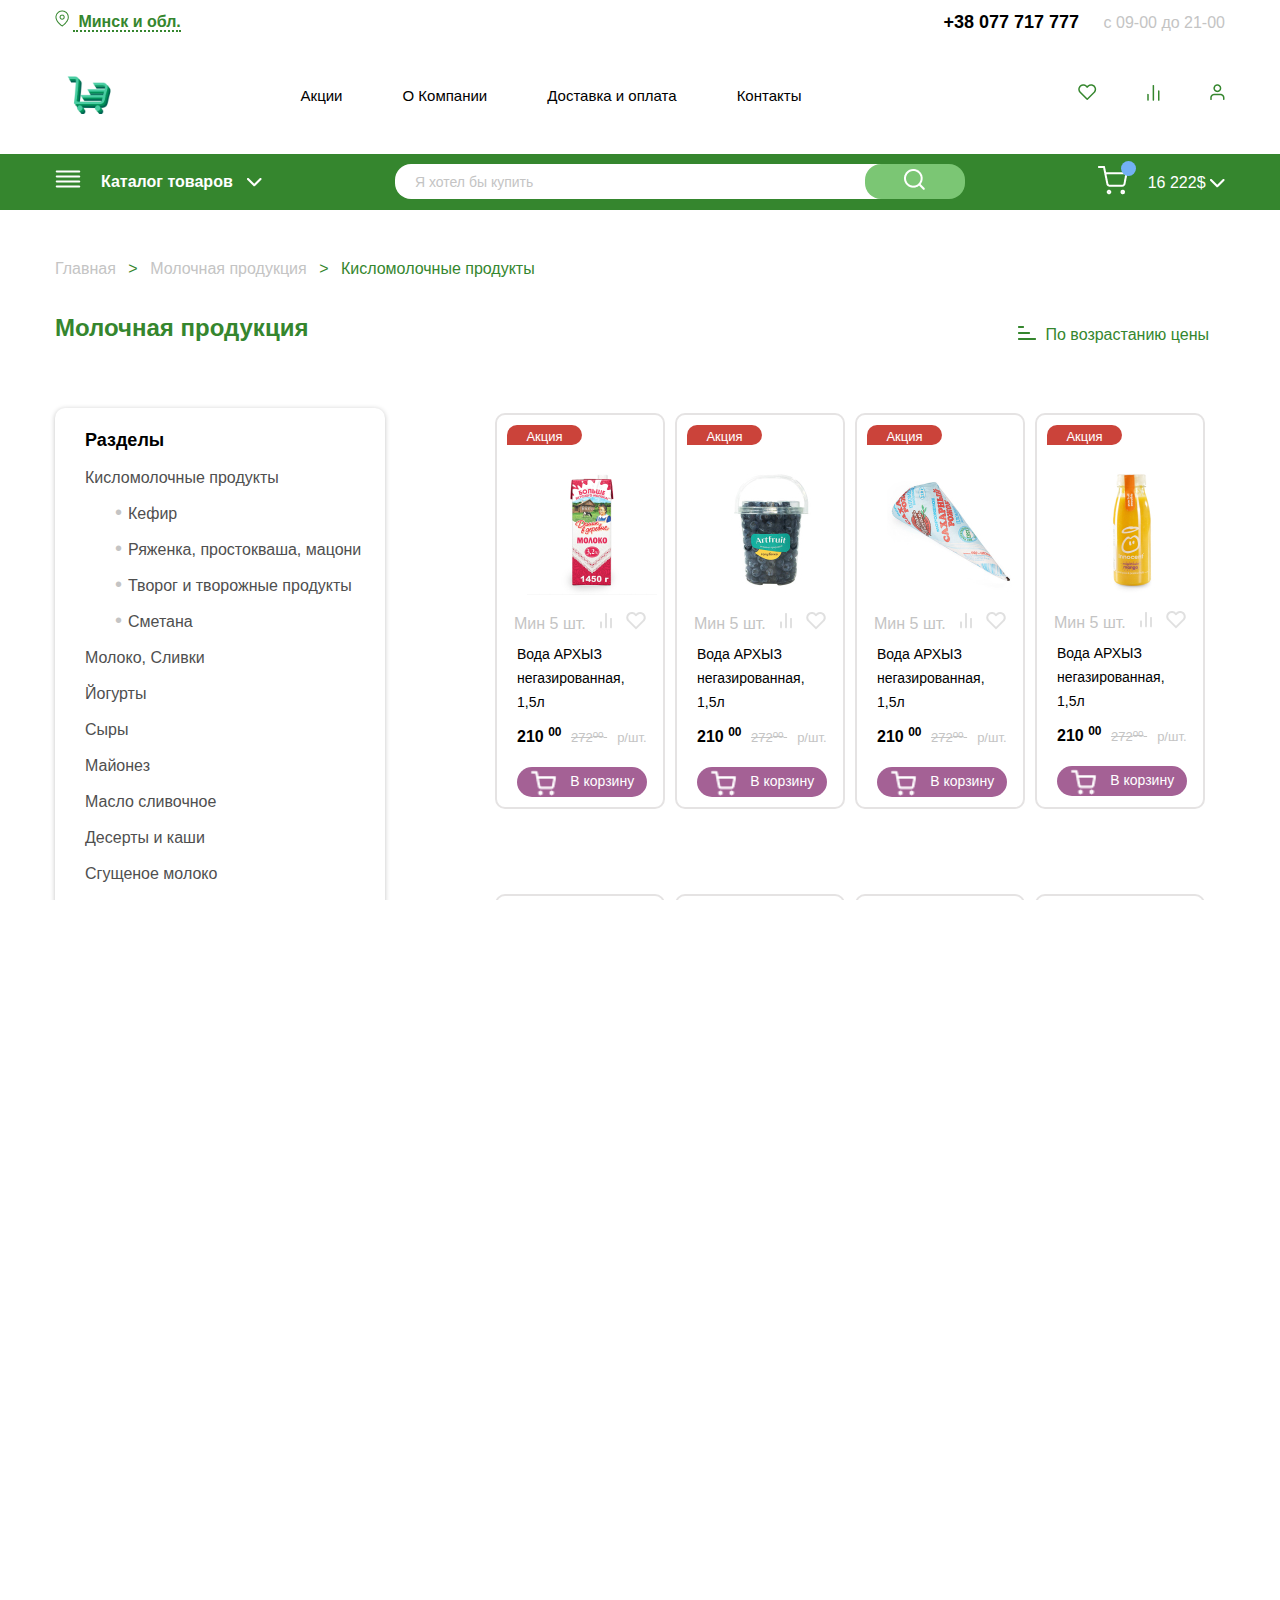
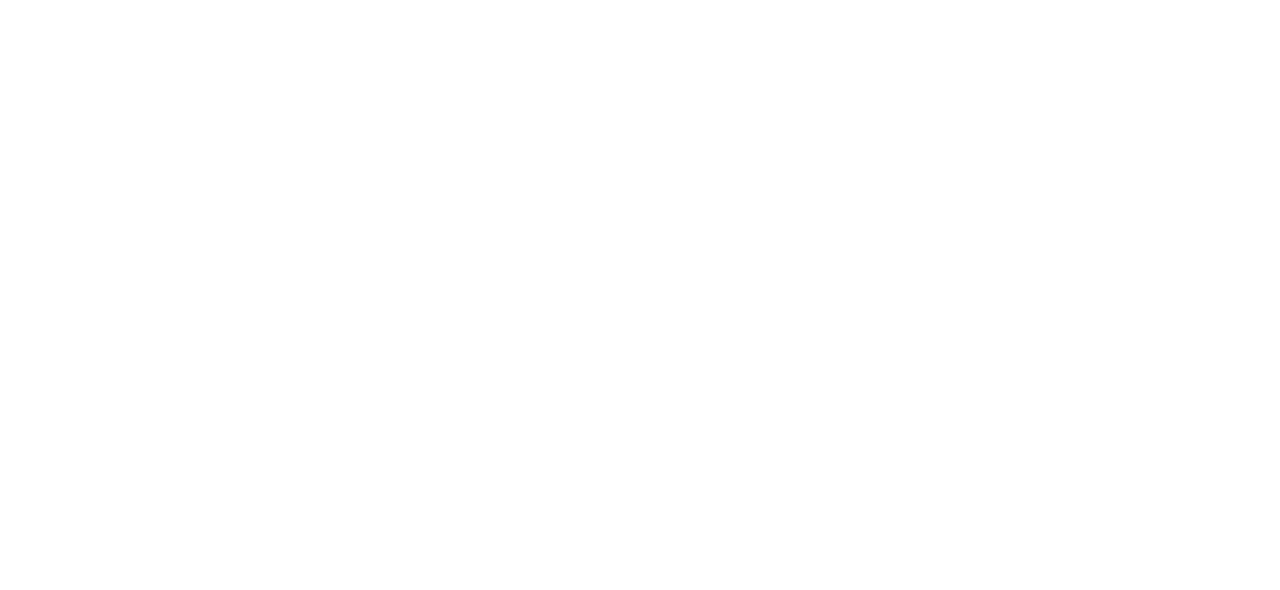
<file: category.html>
<!DOCTYPE html>
<html lang="ru">
<head>
    <meta charset="UTF-8">
    <meta name="viewport" content="width=device-width, initial-scale=1.0">
    <title>Category Page</title>
    <link rel="preconnect" href="https://fonts.gstatic.com">
    <link href="https://fonts.googleapis.com/css2?family=Poppins:wght@400;500;700&display=swap" rel="stylesheet">
    <link rel="stylesheet" href="css/libs.min.css">
    <link rel="stylesheet" href="css/style.min.css">
</head>
<body>
    <header class="header"> 
        <div class="container">

        <div class="header__contacts">
                <div class="header__contacts-logo">
                    <a href="index.html">
                        <img src="img/main/logo.png" alt="logo" width="90px">
                    </a>
                </div>
                <div class="header__contacts-gps">
                    <div class="contacts-gps">
                        <a href="#">
                            <img src="img/main/Gps.png" alt="gps">
                        </a>
                        <span class="contacts-city">
                            Минск и обл.
                        </span>
                    </div>
                </div>
                <div class="header__contacts-info">
                    <a class="contacts-telephone" href="tel:+38 077 777 777">+38 077 717 777</a>
                        <span class="contacts-time">
                            c 09-00 до 21-00 
                        </span>
                    </a>
                </div>
               
        </div>

        <div class="header__main">
                <div class="header__main-logo">
                    <a href="index.html">
                        <img src="img/main/logo.png" alt="logo" width="90px">
                    </a>
                </div>

                 <div class="header__main-menu">
                    <ul class="menu__list">
                        <li><a href="compare.html">Акции</a></li>
                        <li><a href="favorites.html">О Компании</a></li>
                        <li><a href="card.html">Доставка и оплата</a></li>
                        <li><a href="registration.html">Контакты</a></li>
                    </ul>
                </div>

                <div class="header__main-icons">
                    <div class="header__icon">
                        <a class="heart" href="#">
                            <img src="img/main/heart.png" alt="heart">
                        </a>
                    </div>
                    <div class="header__icon">
                        <a class="status" href="#">
                            <img src="img/main/status.png" alt="status">
                        </a>
                    </div>
                    <div class="header__icon">
                        <a class="user" data-fancybox data-src="#modal" href="javascript:;">
                            <img src="img/main/user.png" alt="user">
                        </a>
                    </div>
                </div> 

        </div> 
      </div>

        <div class="header__btn-menu">
            <ul class="btn-menu__list">
                <li>
                    <a href="index.html">
                        <img src="img/main/btn-menu__list/main.svg" alt="main">
                    </a>
                </li>
                <li>
                    <a href="favorites.html">
                        <img src="img/main/btn-menu__list/favorites.svg" alt="favorites">
                    </a>
                </li>
                <li>
                    <a href="registration.html">
                        <img src="img/main/btn-menu__list/user.svg" alt="user">
                    </a>
                </li>
                <li>
                    <a href="basket-page.html">
                        <img src="img/main/btn-menu__list/basket.svg" alt="basket">
                    </a>
                </li>
                <li class="button-list">
                    <a href="#">
                        <img src="img/main/btn-menu__list/menu.svg" alt="menu">
                    </a>
                </li>
            </ul>
            <div class="header-menu__list">
                <div class="header-menu__logo">
                    <div class="header__contacts-logo">
                        <a href="index.html">
                            <img src="img/main/logo.png" alt="logo" width="90px">
                        </a>
                    </div>
                    <div class="header__contacts-info">
                        <a class="contacts-telephone" href="tel:+38 077 777 777">+38 077 717 777</a>
                        </a>
                    </div>
                </div>

                <div class="indication__header-menu-1025px">
                    Меню
                </div>

                <ul class="header-menu__sked">
                    <li>
                        <img src="img/main/heart.png" alt="heart">
                        <a class="favorites-color" href="#">Избранное</a>
                    </li>
                    <li><a href="#">Категории товаров</a></li>
                    <li><a href="#">Акции</a></li>
                    <li><a href="#">О компании</a></li>
                    <li><a href="#">Доставка</a></li>
                    <li><a href="#">Оплата</a></li>
                    <li><a href="#">Контакты</a></li>
                    <li><a href="#">Специальные предложения</a></li>
                    <li>
                        <img src="img/main/Gps.png" alt="heart">
                        <a class="city-link"  href="#">Москва и МО</a>
                    </li>
                    
                </ul>

                <div class="header-menu-social">
                    <ul class="header-menu-link">
                        <li>
                            <a class="menu-link-instagramm" href="#">
                                <img src="img/main/footer/inst.svg" alt="inst">
                            </a>
                        </li>
                        <li>
                            <a class="menu-link-facebook" href="#">
                                <img src="img/main/footer/facebook.svg" alt="facebook">
                            </a>
                        </li>
                        <a class="menu-link-vk" href="#">
                                <li><img src="img/main/footer/vk.svg" alt="vk">
                            </a>
                        </li>
                        <a class="menu-link-whatsup" href="#">
                                <li><img src="img/main/footer/viber.svg" alt="whatsapp">
                            </a>
                        </li>
                    </ul>
                </div>

            </div>
        </div>

         <div class="navigation"> 
                <div class="container">
                  <div class="header__navigation">
                   <div class="header__navigation-menu">   
                    <div class="header__navigation-items">
                        <div class="items__burger">
                            <a class="item__burger-menu" href="#">
                                <img src="img/main/burger-menu.png" alt="item__burger">
                            </a>
                        </div>
                        <div class="items__catalog">
                            <a href="category.html">
                                Каталог товаров
                                <span class="items__arrow">
                                    <img src="img/main/arrow-down.png" alt="arrow-down">
                                </span>
                            </a>
                        </div>
                    </div> 

                    <div class="navigation-drop__down">
                          <ul>
                            <li><a class="icon-emblem" href="page.html"><strong>Акции</strong></a></li>
                            <li><a class="icon-emblem2" href="submit.html"><strong>Новинки</strong></a></li>
                            <li><a class="icon-emblem3" href="cabinet.html">Овощи и фрукты</a></li>
                            <li><a class="icon-emblem4" href="#">Молочная продукция</a></li>
                            <li><a class="icon-emblem5" href="#">Хлеб и сладости</a></li>
                            <li><a class="icon-emblem6" href="#">Бакалея</a></li>
                            <li><a class="icon-emblem7" href="#">Мясо, рыба, птица</a></li>
                            <li><a class="icon-emblem8" href="#">Заморозка</a></li>
                            <li><a class="icon-emblem9" href="#">Чай, кофе, какао</a></li>
                            <li><a class="icon-emblem10" href="#">Напитки</a></li>
                            <li><a class="icon-emblem11" href="#">Дом и офис</a></li>
                            <li><a class="icon-emblem12" href="#">Красота и здоровье</a></li>
                            <li><a class="icon-emblem13" href="#">Детям и мамам</a></li>
                            <li><a class="icon-emblem14" href="#">Другое</a></li>
                          </ul> 
                    </div>
                 </div>

                 <div class="header__navigation-form">
                        <form>
                            <input type="text" placeholder="Я хотел бы купить" required>   
                            <button type="submit">
                                <img src="img/main/search.png" alt="search">
                            </button>
                        </form>
                 </div>

                <div class="header__basket-box">
                    <div class="header__navigation-buy">
                            <a class="basket" href="basket-page.html">
                                <img src="img/main/busket.png" alt="basket">
                            </a>
                                <div class="price">16 222$
                                    <span>
                                        <a href="#">
                                            <img src="img/main/arrow-down.png" alt="arrow">
                                        </a>
                                    </span>
                                </div>
                    </div> 
                    <div class="basket__menu">
                       <div class="basket__item">
                         <ul>
                            <li>
                                <a class="delete-img" href="#">
                                    <img src="img/main/delete.svg" alt="delete">
                               </a>
                               <a class="milk" href="#">
                                  <img src="img/main/busket__menu/milk.svg" alt="condensed_milk">
                                </a>
                                <span>Молоко...</span>
                                <div class="menu-btn__choice">
                                    <a href="#">
                                         <img class="minus" src="img/main/busket__menu/minus.png" alt="minus">
                                        <span>1</span>
                                    </a>
                                    <a href="#">
                                         <img class="plus" src="img/main/busket__menu/plus.png" alt="plus">
                                    </a>
                                </div>
                                <div class="basket__menu-price">
                                    76 <sup>00</sup>
                                </div>    
                            </li>
                            <li>
                                <a class="delete-img" href="#">
                                    <img src="img/main/delete.svg" alt="delete">
                               </a>
                               <a class="milk" href="#">
                                  <img src="img/main/busket__menu/milk_dom.svg" alt="milk_dom">
                                </a>
                                <span>Молоко...</span>
                                <div class="menu-btn__choice">
                                    <a href="#">
                                         <img class="minus" src="img/main/busket__menu/minus.png" alt="minus">
                                        <span>1</span>
                                    </a>
                                    <a href="#">
                                         <img class="plus" src="img/main/busket__menu/plus.png" alt="plus">
                                    </a>
                                </div>
                                <div class="basket__menu-price">
                                    97 <sup>00</sup>
                                </div>    
                            </li>
                            <li>
                                <a class="delete-img" href="#">
                                    <img src="img/main/delete.svg" alt="delete">
                               </a>
                               <a class="milk" href="#">
                                  <img src="img/main/busket__menu/milk_bottle.svg" alt="milk_bottle">
                                </a>
                                <span>Молоко...</span>
                                <div class="menu-btn__choice">
                                    <a href="#">
                                         <img class="minus" src="img/main/busket__menu/minus.png" alt="minus">
                                        <span>1</span>
                                    </a>
                                    <a href="#">
                                         <img class="plus" src="img/main/busket__menu/plus.png" alt="plus">
                                    </a>
                                </div>
                                <div class="basket__menu-price">
                                    136 <sup>00</sup>
                                </div>    
                            </li>
                            <li>
                                <a class="delete-img" href="#">
                                    <img src="img/main/delete.svg" alt="delete">
                               </a>
                               <a class="milk" href="#">
                                  <img src="img/main/busket__menu/chocolate.svg" alt="chocolate">
                                </a>
                                <span>Шоколад...</span>
                                <div class="menu-btn__choice">
                                    <a href="#">
                                         <img class="minus" src="img/main/busket__menu/minus.png" alt="minus">
                                        <span>1</span>
                                    </a>
                                    <a href="#">
                                         <img class="plus" src="img/main/busket__menu/plus.png" alt="plus">
                                    </a>
                                </div>
                                <div class="basket__menu-price">
                                    76 <sup>00</sup>
                                </div>    
                            </li>
                            <li>
                                <a class="delete-img" href="#">
                                    <img src="img/main/delete.svg" alt="delete">
                               </a>
                               <a class="milk" href="#">
                                  <img src="img/main/busket__menu/cheese.svg" alt="cheese">
                                </a>
                                <span>Сыр...</span>
                                <div class="menu-btn__choice">
                                    <a href="#">
                                         <img class="minus" src="img/main/busket__menu/minus.png" alt="minus">
                                        <span>1</span>
                                    </a>
                                    <a href="#">
                                         <img class="plus" src="img/main/busket__menu/plus.png" alt="plus">
                                    </a>
                                </div>
                                <div class="basket__menu-price">
                                    97 <sup>00</sup>
                                </div>    
                            </li>
                            <li>
                                <a class="delete-img" href="#">
                                    <img src="img/main/delete.svg" alt="delete">
                               </a>
                               <a class="milk" href="#">
                                  <img src="img/main/busket__menu/juice.svg" alt="juice">
                                </a>
                                <span>Томатный...</span>
                                <div class="menu-btn__choice">
                                    <a href="#">
                                         <img class="minus" src="img/main/busket__menu/minus.png" alt="minus">
                                        <span>1</span>
                                    </a>
                                    <a href="#">
                                         <img class="plus" src="img/main/busket__menu/plus.png" alt="plus">
                                    </a>
                                </div>
                                <div class="basket__menu-price">
                                    112 <sup>00</sup>
                                </div>    
                            </li>

                        </ul>
                    </div> 
                    <div class="menu__btn">
                        <button class="btn__basket">
                               Оформить заказ
                         </button>
                    </div>   

                     
                    </div>
                </div>           
            </div>        
        </div>
        </div>      

      </div>

    </header>
 
    <div class="breadcrumbs">
        <div class="container">
            <div class="breadcrumbs__inner">
                <ul class="breadcrumbs__list">
                    <li><a href="#">Главная</a></li>
                    <li class="arrow"> > </li>
                    <li><a href="#">Молочная продукция</a></li>
                    <li class="arrow"> > </li>
                    <li><a href="#">Кисломолочные продукты</a></li>
                </ul>
            </div>
        </div>
    </div>  

  <section class="choise">
        <div class="container">
            <div class="choise__block">
                <div class="choise__block-title">
                    Молочная продукция
                </div>

                <div class="navbar choise__block-menu">
                    <div class="dropdown list__main">
                      <button class="dropbtn" onclick="myFunction()">
                        <img src="img/category/increase.png" alt="increase-button">  По возрастанию цены
                      </button>
                      <div class="dropdown-content" id="myDropdown">
                        <a href="#"><img src="img/category/increase_down.png" alt="increase-button">По убыванию цены</a>
                        <a href="#"><img src="img/category/increase_down.png" alt="increase-button">По популярности </a>
                      </div>
                    </div> 
                </div>
                
               </div>
           </div>           
       </div>
   </section> 

    <section class="category">
        <div class="container">

        <div class="category-block">   
          <div class="category__aside">
            <div class="category__aside-divide">

              <div class="title">Разделы</div>  
                 <ul> <a href="#">Кисломолочные продукты</a>
                    <li><a href="#">Кефир</a></li>
                    <li><a href="#">Ряженка, простокваша, мацони</a></li>
                    <li><a href="#">Творог и творожные продукты</a></li>
                    <li><a href="#">Сметана</li></a>
                </ul>

                <ul><a href="#">Молоко, Сливки</a></ul>
                <ul><a href="#">Йогурты</a></ul>
                <ul><a href="#">Сыры</a></ul>
                <ul><a href="#">Майонез</a></ul>
                <ul><a href="#">Масло сливочное</a></ul>
                <ul><a href="#">Десерты и каши</a></ul>
                <ul><a href="#">Сгущеное молоко</a></ul>
                <ul><a href="#">Соевое продукты</a></ul> 

            </div>  

            <div class="category__aside-divide">
                <div class="title spec">Специальные категории</div>  
                <div class="input">
                     <li>                        
                        <input type="radio" name="radio_old" id="radio_old">
                        <label for="radio_old">Акции</label>
                    </li> 
                    <li>
                        <input type="radio" name="radio_old" id="radio_old2">
                        <label for="radio_old2">Хиты продаж</label>
                    </li> 
                    <li>
                        <input type="radio" name="radio_old" id="radio_old3">
                        <label for="radio_old3">Новинки</label> 
                    </li> 
                </div>
            </div>  

            <div class="category__aside-divide">
                <div class="title brand">Бренды</div>  
                <div class="input brand__input">
                    <li>
                        <input type="radio" name="radio_old" id="radio_old4">
                        <label for="radio_old4">Активия</label> 
                    </li> 
                    <li>
                        <input type="radio" name="radio_old" id="radio_old5">
                        <label for="radio_old5">Вкуснотеево</label> 
                    </li> 
                    <li>
                        <input type="radio" name="radio_old" id="radio_old6">
                        <label for="radio_old6">Домик в деревне</label> 
                    </li> 
                    <li>
                        <input type="radio" name="radio_old" id="radio_old7">
                        <label for="radio_old7">Останкинское</label> 
                    </li> 
                    <li>
                        <input type="radio" name="radio_old" id="radio_old8">
                        <label for="radio_old8">Простоквашино</label> 
                    </li> 
                    <li>
                        <input type="radio" name="radio_old" id="radio_old9">
                        <label for="radio_old9">Росагроэкс</label> 
                    </li> 
                    <li>
                        <input type="radio" name="radio_old" id="radio_old10">
                        <label for="radio_old10">Савушин</label> 
                    </li> 
                    <li>
                        <input type="radio" name="radio_old" id="radio_old11">
                        <label for="radio_old11">Активия</label> 
                    </li> 
                    <li>
                        <input type="radio" name="radio_old" id="radio_old12">
                        <label for="radio_old12">Коровка</label> 
                    </li> 
                    <li>
                        <input type="radio" name="radio_old" id="radio_old13">
                        <label for="radio_old13">Моя семья</label> 
                    </li> 
                </div>
            </div>  

            <div class="btn">
                    <button type="reset">
                        Сбросить фильтры
                    </button>
            </div>  

          </div>

           <div class="category__products">  
            <div class="products">
                <div class="container">
        
                     <div class="product__stock category-product__stock">
        
                    <div class="category__objects">
                      
                        <div class="object category__object">
                            <div class="sale">
                                Акция
                            </div>
                            <div class="img">
                                <img src="img/main/stocks/milkdvd.jpg" alt="milk">
                            </div>
                            <div class="data">
                                 <div class="data-text">
                                     Мин 5 шт. 
                                 </div>
                                 <div class="data-static">
                                     <img src="img/main/status_gray.png" alt="status">
                                 </div>
        
                                 <div class="data-heart">
                                    <img src="img/main/heart_gray.png" alt="heart">
                                 </div>
                            </div>
                            <div class="text">
                                Вода АРХЫЗ негазированная, 1,5л
                            </div>
                            <div class="price">
                                210 <sup>00</sup>
                                <span><strike>272<sup>00</sup> </strike></span>
                                <span class="rub">р/шт.</span>
                            </div>
                            <button class="busket">
                                <img src="img/main/in_busket.png" alt="in_busket">
                                <div class="text">В корзину</div>
                            </button>
                        
                        </div>
        
                        <div class="object category__object">
                            <div class="sale">
                                Акция
                            </div>
                            <div class="img">
                                <img src="img/main/stocks/blueberries.jpg" alt="milk">
                            </div>
                            <div class="data">
                                 <div class="data-text">
                                     Мин 5 шт. 
                                 </div>
                                 <div class="data-static">
                                     <img src="img/main/status_gray.png" alt="status">
                                 </div>
        
                                 <div class="data-heart">
                                    <img src="img/main/heart_gray.png" alt="heart">
                                 </div>
                            </div>
                            <div class="text">
                                Вода АРХЫЗ негазированная, 1,5л
                            </div>
                            <div class="price">
                                210 <sup>00</sup>
                                <span><strike>272<sup>00</sup> </strike></span>
                                <span class="rub">р/шт.</span>
                            </div>
                            <button class="busket">
                                <img src="img/main/in_busket.png" alt="in_busket">
                                <div class="text">В корзину</div>
                            </button>
                        
                        </div>
        
                        <div class="object category__object">
                            <div class="sale">
                                Акция
                            </div>
                            <div class="img">
                                <img src="img/main/stocks/icecream.jpg" alt="milk">
                            </div>
                            <div class="data">
                                 <div class="data-text">
                                     Мин 5 шт. 
                                 </div>
                                 <div class="data-static">
                                     <img src="img/main/status_gray.png" alt="status">
                                 </div>
        
                                 <div class="data-heart">
                                    <img src="img/main/heart_gray.png" alt="heart">
                                 </div>
                            </div>
                            <div class="text">
                                Вода АРХЫЗ негазированная, 1,5л
                            </div>
                            <div class="price">
                                210 <sup>00</sup>
                                <span><strike>272<sup>00</sup> </strike></span>
                                <span class="rub">р/шт.</span>
                            </div>
                            <button class="busket">
                                <img src="img/main/in_busket.png" alt="in_busket">
                                <div class="text">В корзину</div>
                            </button>
                        
                        </div>
        
                        <div class="object category__object">
                            <div class="sale">
                                Акция
                            </div>
                            <div class="img">
                                <img src="img/main/stocks/innocent.jpg" alt="milk">
                            </div>
                            <div class="data">
                                 <div class="data-text">
                                     Мин 5 шт. 
                                 </div>
                                 <div class="data-static">
                                     <img src="img/main/status_gray.png" alt="status">
                                 </div>
        
                                 <div class="data-heart">
                                    <img src="img/main/heart_gray.png" alt="heart">
                                 </div>
                            </div>
                            <div class="text">
                                Вода АРХЫЗ негазированная, 1,5л
                            </div>
                            <div class="price">
                                210 <sup>00</sup>
                                <span><strike>272<sup>00</sup> </strike></span>
                                <span class="rub">р/шт.</span>
                            </div>
                            <button class="busket">
                                <img src="img/main/in_busket.png" alt="in_busket">
                                <div class="text">В корзину</div>
                            </button>
                        
                        </div>
        
                    </div>               
        
                     </div>
                </div>
            </div>   
            
            <div class="products" >
                <div class="container">
        
                     <div class="product__stock product__sale category-product__stock">
        
                    <div class="category__objects">
                      
                        <div class="object">
                            <div class="sale orange_hit">
                                Хит
                            </div>
                            <div class="img">
                                <img src="img/main/sales_hits/minced_meat.png" alt="milk">
                            </div>
                            <div class="data">
                                 <div class="data-text">
                                     Мин 5 шт. 
                                 </div>
                                 <div class="data-static">
                                     <img src="img/main/status_gray.png" alt="status">
                                 </div>
        
                                 <div class="data-heart">
                                    <img src="img/main/heart_gray.png" alt="heart">
                                 </div>
                            </div>
                            <div class="text">
                                Вода АРХЫЗ негазированная, 1,5л
                            </div>
                            <div class="price">
                                210 <sup>00</sup>
                                <span><strike>272<sup>00</sup> </strike></span>
                                <span class="rub">р/шт.</span>
                            </div>
                            <button class="busket">
                                <img src="img/main/in_busket.png" alt="in_busket">
                                <div class="text">В корзину</div>
                            </button>
                        
                        </div>
        
                        <div class="object">
                            <div class="sale orange_hit">
                                Хит
                            </div>
                            <div class="img">
                                <img src="img/main/sales_hits/prosto_milk.png" alt="milk">
                            </div>
                            <div class="data">
                                 <div class="data-text">
                                     Мин 5 шт. 
                                 </div>
                                 <div class="data-static">
                                     <img src="img/main/status_gray.png" alt="status">
                                 </div>
        
                                 <div class="data-heart">
                                    <img src="img/main/heart_gray.png" alt="heart">
                                 </div>
                            </div>
                            <div class="text">
                                Вода АРХЫЗ негазированная, 1,5л
                            </div>
                            <div class="price">
                                210 <sup>00</sup>
                                <span><strike>272<sup>00</sup> </strike></span>
                                <span class="rub">р/шт.</span>
                            </div>
                            <button class="busket">
                                <img src="img/main/in_busket.png" alt="in_busket">
                                <div class="text">В корзину</div>
                            </button>
                        
                        </div>
        
                        <div class="object">
                            <div class="sale orange_hit">
                                Хит
                            </div>
                            <div class="img">
                                <img src="img/main/sales_hits/milka.png" alt="milk">
                            </div>
                            <div class="data">
                                 <div class="data-text">
                                     Мин 5 шт. 
                                 </div>
                                 <div class="data-static">
                                     <img src="img/main/status_gray.png" alt="status">
                                 </div>
        
                                 <div class="data-heart">
                                    <img src="img/main/heart_gray.png" alt="heart">
                                 </div>
                            </div>
                            <div class="text">
                                Вода АРХЫЗ негазированная, 1,5л
                            </div>
                            <div class="price">
                                210 <sup>00</sup>
                                <span><strike>272<sup>00</sup> </strike></span>
                                <span class="rub">р/шт.</span>
                            </div>
                            <button class="busket">
                                <img src="img/main/in_busket.png" alt="in_busket">
                                <div class="text">В корзину</div>
                            </button>
                        
                        </div>
        
                        <div class="object">
                            <div class="sale orange_hit">
                                Хит
                            </div>
                            <div class="img">
                                <img src="img/main/sales_hits/condensed_milk.png" alt="milk">
                            </div>
                            <div class="data">
                                 <div class="data-text">
                                     Мин 5 шт. 
                                 </div>
                                 <div class="data-static">
                                     <img src="img/main/status_gray.png" alt="status">
                                 </div>
        
                                 <div class="data-heart">
                                    <img src="img/main/heart_gray.png" alt="heart">
                                 </div>
                            </div>
                            <div class="text">
                                Вода АРХЫЗ негазированная, 1,5л
                            </div>
                            <div class="price">
                                210 <sup>00</sup>
                                <span><strike>272<sup>00</sup> </strike></span>
                                <span class="rub">р/шт.</span>
                            </div>
                            <button class="busket">
                                <img src="img/main/in_busket.png" alt="in_busket">
                                <div class="text">В корзину</div>
                            </button>
                        
                        </div>
        
                    </div>               
        
                     </div>
        
                </div>
            </div>
        
            <div class="products">
                <div class="container">
        
                     <div class="product__stock product__arrival category-product__stock">
        
                    <div class="category__objects">
                      
                        <div class="object">
                            <div class="sale blue_new">
                                Новинка
                            </div>
                            <div class="img">
                                <img src="img/main/new_arrival/cheese_mold.png" alt="milk">
                            </div>
                            <div class="data">
                                 <div class="data-text">
                                     Мин 5 шт. 
                                 </div>
                                 <div class="data-static">
                                     <img src="img/main/status_gray.png" alt="status">
                                 </div>
        
                                 <div class="data-heart">
                                    <img src="img/main/heart_gray.png" alt="heart">
                                 </div>
                            </div>
                            <div class="text">
                                Вода АРХЫЗ негазированная, 1,5л
                            </div>
                            <div class="price">
                                210 <sup>00</sup>
                                <span><strike>272<sup>00</sup> </strike></span>
                                <span class="rub">р/шт.</span>
                            </div>
                            <button class="busket">
                                <img src="img/main/in_busket.png" alt="in_busket">
                                <div class="text">В корзину</div>
                            </button>
                        
                        </div>
        
                        <div class="object">
                            <div class="sale blue_new">
                                Новинка
                            </div>
                            <div class="img">
                                <img src="img/main/new_arrival/condensed-milk.png" alt="milk">
                            </div>
                            <div class="data">
                                 <div class="data-text">
                                     Мин 5 шт. 
                                 </div>
                                 <div class="data-static">
                                     <img src="img/main/status_gray.png" alt="status">
                                 </div>
        
                                 <div class="data-heart">
                                    <img src="img/main/heart_gray.png" alt="heart">
                                 </div>
                            </div>
                            <div class="text">
                                Вода АРХЫЗ негазированная, 1,5л
                            </div>
                            <div class="price">
                                210 <sup>00</sup>
                                <span><strike>272<sup>00</sup> </strike></span>
                                <span class="rub">р/шт.</span>
                            </div>
                            <button class="busket">
                                <img src="img/main/in_busket.png" alt="in_busket">
                                <div class="text">В корзину</div>
                            </button>
                        
                        </div>
        
                        <div class="object">
                            <div class="sale blue_new">
                                Новинка
                            </div>
                            <div class="img">
                                <img src="img/main/new_arrival/cheese.png" alt="milk">
                            </div>
                            <div class="data">
                                 <div class="data-text">
                                     Мин 5 шт. 
                                 </div>
                                 <div class="data-static">
                                     <img src="img/main/status_gray.png" alt="status">
                                 </div>
        
                                 <div class="data-heart">
                                    <img src="img/main/heart_gray.png" alt="heart">
                                 </div>
                            </div>
                            <div class="text">
                                Вода АРХЫЗ негазированная, 1,5л
                            </div>
                            <div class="price">
                                210 <sup>00</sup>
                                <span><strike>272<sup>00</sup> </strike></span>
                                <span class="rub">р/шт.</span>
                            </div>
                            <button class="busket">
                                <img src="img/main/in_busket.png" alt="in_busket">
                                <div class="text">В корзину</div>
                            </button>
                        
                        </div>
        
                        <div class="object">
                            <div class="sale blue_new">
                                Новинка
                            </div>
                            <div class="img">
                                <img src="img/main/new_arrival/milk_valio.png" alt="milk">
                            </div>
                            <div class="data">
                                 <div class="data-text">
                                     Мин 5 шт. 
                                 </div>
                                 <div class="data-static">
                                     <img src="img/main/status_gray.png" alt="status">
                                 </div>
        
                                 <div class="data-heart">
                                    <img src="img/main/heart_gray.png" alt="heart">
                                 </div>
                            </div>
                            <div class="text">
                                Вода АРХЫЗ негазированная, 1,5л
                            </div>
                            <div class="price">
                                210 <sup>00</sup>
                                <span><strike>272<sup>00</sup> </strike></span>
                                <span class="rub">р/шт.</span>
                            </div>
                            <button class="busket">
                                <img src="img/main/in_busket.png" alt="in_busket">
                                <div class="text">В корзину</div>
                            </button>
                        
                        </div>
        
                    </div>               
        
                     </div>
                </div>
            </div>

            <div class="category__navigation">
                <button class="more">
                    Показать еще
                </button>
                <div class="navigation-arrows">
                    <ul>
                        <li>
                            <a href="#">
                                <img class="class="li__arrows-left"" src="../img/category/li__arrows-left.png" alt="left">
                           </a>
                        </li>
                        <li><a href="#">1</a></li>
                        <li><a href="#">2</a></li>
                        <li><a href="#">3</a></li>
                        <li><a href="#">4</a></li>
                        <li><a href="#">5</a></li>
                        <li><a href="#">6</a></li>
                        <li><a href="#">7</a></li>
                        <li>
                            <a href="#">
                                <img class="class="li__arrows-right"" src="../img/category/li__arrows-right.png" alt="right">
                           </a>
                        </li>
                    </ul>
                </div>
            </div>  

          </div>    
        </div>  
        
        </div>
    </section> 

     <footer>
        <div class="footer__content">
          <div class="container">
              <div class="footer__inner">
  
                  <div class="footer__col">
                      <div class="footer__col-title">О Нас</div>
                      <ul class="footer__col-list">
                          <li><a href="#">Каталог</a></li>
                          <li><a href="#">Акции</a></li>
                          <li><a href="#">Для корпоративных клиентов</a></li>
                          <li><a href="#">Производство</a></li>
                      </ul>
  
                  </div>
                  <div class="footer__col">
                      <div class="footer__col-title">Помощь</div>
                      <ul class="footer__col-list">
                          <li><a href="#">Доставка и оплата</a></li>
                          <li><a href="#">Возврат и обмен</a></li>
                          <li><a href="#">Публичная оферта</a></li>
                          <li><a href="#">Политика конфиденциальности</a></li>
                      </ul>
  
                  </div>
                  <div class="footer__col">
                      <div class="footer__col-title">Контакты</div>
                      <ul class="footer__col-list">
                          <li><a href="#">Самовывоз</a></li>
                          <li><a href="#">Обратная связь</a></li>
                          <li><a href="#">Предзаказ</a></li>
                      </ul>
  
                  </div>
  
  
                  <div class="footer__col">
                      <div class="footer__col-logo">
                          <a href="#">
                              <img src="img/main/logo.png" alt="logo" width="90px">
                          </a>
                      </div>
                      <div class="footer__col-telephone">
                          <a class="contacts-telephone" href="tel:+38 077 777 777">+7(077)-777-77-77</a>
                      </div>
                      <div class="footer__col-social">
                          <ul class="footer__social-link">
                              <li><a class="link-instagramm" 
                                  style="background-image: url(../img/main/footer/inst.svg);"  
                                  href="#"></a></li>
                              <li><a class="link-facebook" 
                                  style="background-image: url(../img/main/footer/facebook.svg);"    
                                  href="#">
                              </a></li>
                              <li><a class="link-vk" style="background-image: url(../img/main/footer/vk.svg);"    
                                  href="#"></a></li>
                              <li><a class="link-whatsapp"style="background-image: url(../img/main/footer/viber.svg);"    
                                  href="#"></a></li>
                          </ul>
                      </div>
                  </div>
              </div>     
          </div>
        </div> 
    </footer>  
    
    <script src="https://ajax.googleapis.com/ajax/libs/jquery/3.4.1/jquery.min.js"></script>
    <script src="js/libs.min.js"></script>
    <script src="js/main.js"></script>
</body>
</html>
</file>
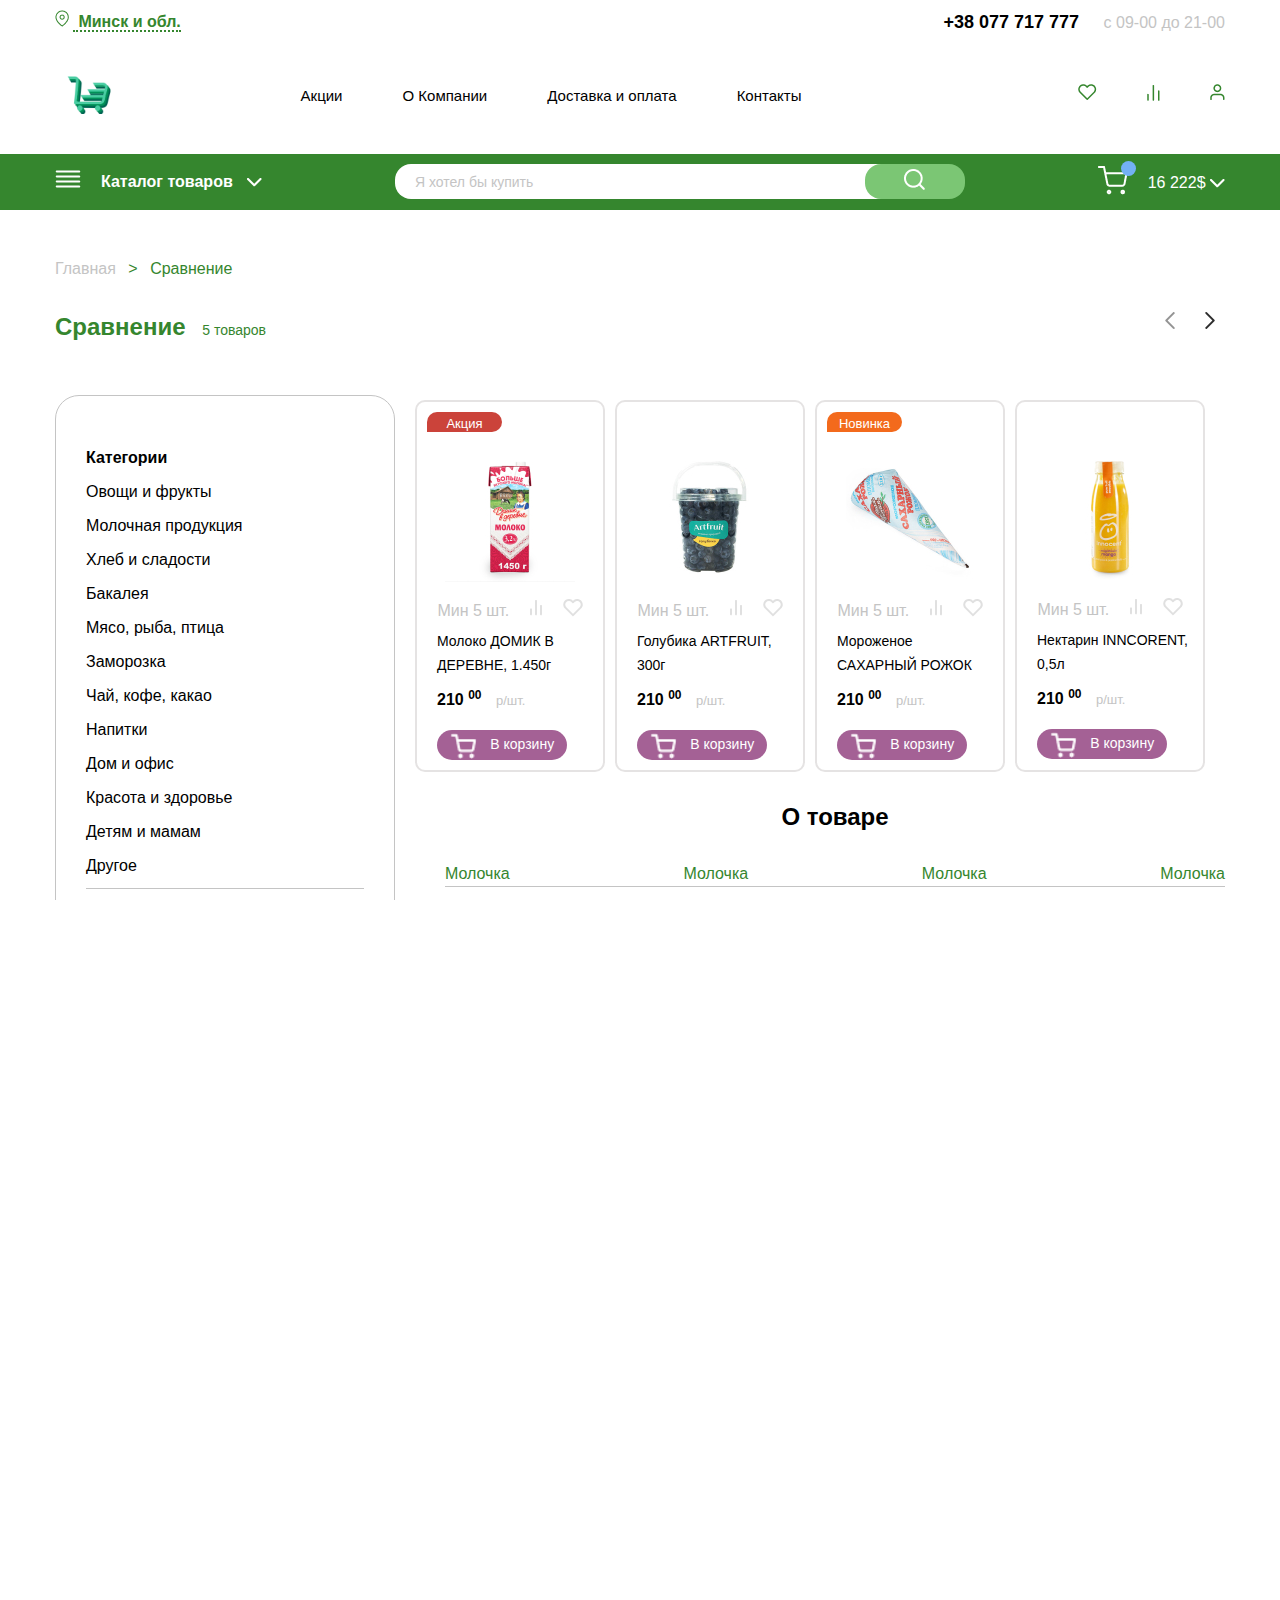
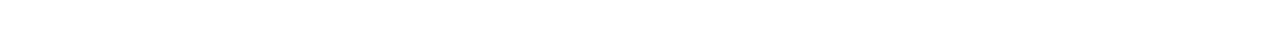
<file: compare.html>
<!DOCTYPE html>
<html lang="ru">
<head>
    <meta charset="UTF-8">
    <meta name="viewport" content="width=device-width, initial-scale=1.0">
    <title>Compare</title>
    <link rel="preconnect" href="https://fonts.gstatic.com">
    <link href="https://fonts.googleapis.com/css2?family=Poppins:wght@400;500;700&display=swap" rel="stylesheet">
    <link rel="stylesheet" href="css/libs.min.css">
    <link rel="stylesheet" href="css/style.min.css">
</head>
<body>
    <header class="header"> 
        <div class="container">

        <div class="header__contacts">
                <div class="header__contacts-logo">
                    <a href="index.html">
                        <img src="img/main/logo.png" alt="logo" width="90px">
                    </a>
                </div>
                <div class="header__contacts-gps">
                    <div class="contacts-gps">
                        <a href="#">
                            <img src="img/main/Gps.png" alt="gps">
                        </a>
                        <span class="contacts-city">
                            Минск и обл.
                        </span>
                    </div>
                </div>
                <div class="header__contacts-info">
                    <a class="contacts-telephone" href="tel:+38 077 777 777">+38 077 717 777</a>
                        <span class="contacts-time">
                            c 09-00 до 21-00 
                        </span>
                    </a>
                </div>
               
        </div>

        <div class="header__main">
                <div class="header__main-logo">
                    <a href="index.html">
                        <img src="img/main/logo.png" alt="logo" width="90px">
                    </a>
                </div>

                 <div class="header__main-menu">
                    <ul class="menu__list">
                        <li><a href="compare.html">Акции</a></li>
                        <li><a href="favorites.html">О Компании</a></li>
                        <li><a href="card.html">Доставка и оплата</a></li>
                        <li><a href="registration.html">Контакты</a></li>
                    </ul>
                </div>

                <div class="header__main-icons">
                    <div class="header__icon">
                        <a class="heart" href="#">
                            <img src="img/main/heart.png" alt="heart">
                        </a>
                    </div>
                    <div class="header__icon">
                        <a class="status" href="#">
                            <img src="img/main/status.png" alt="status">
                        </a>
                    </div>
                    <div class="header__icon">
                        <a class="user" data-fancybox data-src="#modal" href="javascript:;">
                            <img src="img/main/user.png" alt="user">
                        </a>
                    </div>
                </div> 

        </div> 
      </div>

        <div class="header__btn-menu">
            <ul class="btn-menu__list">
                <li>
                    <a href="index.html">
                        <img src="img/main/btn-menu__list/main.svg" alt="main">
                    </a>
                </li>
                <li>
                    <a href="favorites.html">
                        <img src="img/main/btn-menu__list/favorites.svg" alt="favorites">
                    </a>
                </li>
                <li>
                    <a href="registration.html">
                        <img src="img/main/btn-menu__list/user.svg" alt="user">
                    </a>
                </li>
                <li>
                    <a href="basket-page.html">
                        <img src="img/main/btn-menu__list/basket.svg" alt="basket">
                    </a>
                </li>
                <li class="button-list">
                    <a href="#">
                        <img src="img/main/btn-menu__list/menu.svg" alt="menu">
                    </a>
                </li>
            </ul>
            <div class="header-menu__list">
                <div class="header-menu__logo">
                    <div class="header__contacts-logo">
                        <a href="index.html">
                            <img src="img/main/logo.png" alt="logo" width="90px">
                        </a>
                    </div>
                    <div class="header__contacts-info">
                        <a class="contacts-telephone" href="tel:+38 077 777 777">+38 077 717 777</a>
                        </a>
                    </div>
                </div>

                <div class="indication__header-menu-1025px">
                    Меню
                </div>

                <ul class="header-menu__sked">
                    <li>
                        <img src="img/main/heart.png" alt="heart">
                        <a class="favorites-color" href="#">Избранное</a>
                    </li>
                    <li><a href="#">Категории товаров</a></li>
                    <li><a href="#">Акции</a></li>
                    <li><a href="#">О компании</a></li>
                    <li><a href="#">Доставка</a></li>
                    <li><a href="#">Оплата</a></li>
                    <li><a href="#">Контакты</a></li>
                    <li><a href="#">Специальные предложения</a></li>
                    <li>
                        <img src="img/main/Gps.png" alt="heart">
                        <a class="city-link"  href="#">Москва и МО</a>
                    </li>
                    
                </ul>

                <div class="header-menu-social">
                    <ul class="header-menu-link">
                        <li>
                            <a class="menu-link-instagramm" href="#">
                                <img src="img/main/footer/inst.svg" alt="inst">
                            </a>
                        </li>
                        <li>
                            <a class="menu-link-facebook" href="#">
                                <img src="img/main/footer/facebook.svg" alt="facebook">
                            </a>
                        </li>
                        <a class="menu-link-vk" href="#">
                                <li><img src="img/main/footer/vk.svg" alt="vk">
                            </a>
                        </li>
                        <a class="menu-link-whatsup" href="#">
                                <li><img src="img/main/footer/viber.svg" alt="whatsapp">
                            </a>
                        </li>
                    </ul>
                </div>

            </div>
        </div>

         <div class="navigation"> 
                <div class="container">
                  <div class="header__navigation">
                   <div class="header__navigation-menu">   
                    <div class="header__navigation-items">
                        <div class="items__burger">
                            <a class="item__burger-menu" href="#">
                                <img src="img/main/burger-menu.png" alt="item__burger">
                            </a>
                        </div>
                        <div class="items__catalog">
                            <a href="category.html">
                                Каталог товаров
                                <span class="items__arrow">
                                    <img src="img/main/arrow-down.png" alt="arrow-down">
                                </span>
                            </a>
                        </div>
                    </div> 

                    <div class="navigation-drop__down">
                          <ul>
                            <li><a class="icon-emblem" href="page.html"><strong>Акции</strong></a></li>
                            <li><a class="icon-emblem2" href="submit.html"><strong>Новинки</strong></a></li>
                            <li><a class="icon-emblem3" href="cabinet.html">Овощи и фрукты</a></li>
                            <li><a class="icon-emblem4" href="#">Молочная продукция</a></li>
                            <li><a class="icon-emblem5" href="#">Хлеб и сладости</a></li>
                            <li><a class="icon-emblem6" href="#">Бакалея</a></li>
                            <li><a class="icon-emblem7" href="#">Мясо, рыба, птица</a></li>
                            <li><a class="icon-emblem8" href="#">Заморозка</a></li>
                            <li><a class="icon-emblem9" href="#">Чай, кофе, какао</a></li>
                            <li><a class="icon-emblem10" href="#">Напитки</a></li>
                            <li><a class="icon-emblem11" href="#">Дом и офис</a></li>
                            <li><a class="icon-emblem12" href="#">Красота и здоровье</a></li>
                            <li><a class="icon-emblem13" href="#">Детям и мамам</a></li>
                            <li><a class="icon-emblem14" href="#">Другое</a></li>
                          </ul> 
                    </div>
                 </div>

                 <div class="header__navigation-form">
                        <form>
                            <input type="text" placeholder="Я хотел бы купить" required>   
                            <button type="submit">
                                <img src="img/main/search.png" alt="search">
                            </button>
                        </form>
                 </div>

                <div class="header__basket-box">
                    <div class="header__navigation-buy">
                            <a class="basket" href="basket-page.html">
                                <img src="img/main/busket.png" alt="basket">
                            </a>
                                <div class="price">16 222$
                                    <span>
                                        <a href="#">
                                            <img src="img/main/arrow-down.png" alt="arrow">
                                        </a>
                                    </span>
                                </div>
                    </div> 
                    <div class="basket__menu">
                       <div class="basket__item">
                         <ul>
                            <li>
                                <a class="delete-img" href="#">
                                    <img src="img/main/delete.svg" alt="delete">
                               </a>
                               <a class="milk" href="#">
                                  <img src="img/main/busket__menu/milk.svg" alt="condensed_milk">
                                </a>
                                <span>Молоко...</span>
                                <div class="menu-btn__choice">
                                    <a href="#">
                                         <img class="minus" src="img/main/busket__menu/minus.png" alt="minus">
                                        <span>1</span>
                                    </a>
                                    <a href="#">
                                         <img class="plus" src="img/main/busket__menu/plus.png" alt="plus">
                                    </a>
                                </div>
                                <div class="basket__menu-price">
                                    76 <sup>00</sup>
                                </div>    
                            </li>
                            <li>
                                <a class="delete-img" href="#">
                                    <img src="img/main/delete.svg" alt="delete">
                               </a>
                               <a class="milk" href="#">
                                  <img src="img/main/busket__menu/milk_dom.svg" alt="milk_dom">
                                </a>
                                <span>Молоко...</span>
                                <div class="menu-btn__choice">
                                    <a href="#">
                                         <img class="minus" src="img/main/busket__menu/minus.png" alt="minus">
                                        <span>1</span>
                                    </a>
                                    <a href="#">
                                         <img class="plus" src="img/main/busket__menu/plus.png" alt="plus">
                                    </a>
                                </div>
                                <div class="basket__menu-price">
                                    97 <sup>00</sup>
                                </div>    
                            </li>
                            <li>
                                <a class="delete-img" href="#">
                                    <img src="img/main/delete.svg" alt="delete">
                               </a>
                               <a class="milk" href="#">
                                  <img src="img/main/busket__menu/milk_bottle.svg" alt="milk_bottle">
                                </a>
                                <span>Молоко...</span>
                                <div class="menu-btn__choice">
                                    <a href="#">
                                         <img class="minus" src="img/main/busket__menu/minus.png" alt="minus">
                                        <span>1</span>
                                    </a>
                                    <a href="#">
                                         <img class="plus" src="img/main/busket__menu/plus.png" alt="plus">
                                    </a>
                                </div>
                                <div class="basket__menu-price">
                                    136 <sup>00</sup>
                                </div>    
                            </li>
                            <li>
                                <a class="delete-img" href="#">
                                    <img src="img/main/delete.svg" alt="delete">
                               </a>
                               <a class="milk" href="#">
                                  <img src="img/main/busket__menu/chocolate.svg" alt="chocolate">
                                </a>
                                <span>Шоколад...</span>
                                <div class="menu-btn__choice">
                                    <a href="#">
                                         <img class="minus" src="img/main/busket__menu/minus.png" alt="minus">
                                        <span>1</span>
                                    </a>
                                    <a href="#">
                                         <img class="plus" src="img/main/busket__menu/plus.png" alt="plus">
                                    </a>
                                </div>
                                <div class="basket__menu-price">
                                    76 <sup>00</sup>
                                </div>    
                            </li>
                            <li>
                                <a class="delete-img" href="#">
                                    <img src="img/main/delete.svg" alt="delete">
                               </a>
                               <a class="milk" href="#">
                                  <img src="img/main/busket__menu/cheese.svg" alt="cheese">
                                </a>
                                <span>Сыр...</span>
                                <div class="menu-btn__choice">
                                    <a href="#">
                                         <img class="minus" src="img/main/busket__menu/minus.png" alt="minus">
                                        <span>1</span>
                                    </a>
                                    <a href="#">
                                         <img class="plus" src="img/main/busket__menu/plus.png" alt="plus">
                                    </a>
                                </div>
                                <div class="basket__menu-price">
                                    97 <sup>00</sup>
                                </div>    
                            </li>
                            <li>
                                <a class="delete-img" href="#">
                                    <img src="img/main/delete.svg" alt="delete">
                               </a>
                               <a class="milk" href="#">
                                  <img src="img/main/busket__menu/juice.svg" alt="juice">
                                </a>
                                <span>Томатный...</span>
                                <div class="menu-btn__choice">
                                    <a href="#">
                                         <img class="minus" src="img/main/busket__menu/minus.png" alt="minus">
                                        <span>1</span>
                                    </a>
                                    <a href="#">
                                         <img class="plus" src="img/main/busket__menu/plus.png" alt="plus">
                                    </a>
                                </div>
                                <div class="basket__menu-price">
                                    112 <sup>00</sup>
                                </div>    
                            </li>

                        </ul>
                    </div> 
                    <div class="menu__btn">
                        <button class="btn__basket">
                               Оформить заказ
                         </button>
                    </div>   

                     
                    </div>
                </div>           
            </div>        
        </div>
        </div>      

      </div>

    </header>

    <div class="breadcrumbs">
        <div class="container">
            <div class="breadcrumbs__inner">
                <ul class="breadcrumbs__list">
                    <li><a href="#">Главная</a></li>
                    <li class="arrow"> > </li>
                    <li><a href="#">Сравнение</a></li>
                </ul>
            </div>
        </div>
    </div>

     <div class="indication">
        <div class="indication__compare-1025px">
            Сравнение
            <img src="img/card/status_gray.png" alt="status_gray" width="16px" height="20px">
        </div>
        <div class="container">
       <div class="indication__section"> 
         <div class="indication__section-item indication__compare-item">
             <div class="title">
                Сравнение 
                <span>5 товаров</span>
             </div>
             <div class="indication__section-item--arrows">
                 <div class="left">
                     <img src="img/main/left-arrow.png" alt="left">
                 </div>
                 <div class="right">
                     <img src="img/main/right-arrow.png" alt="right">
                 </div>
             </div>
         </div>
         
 
        </div>
       </div>
    </div> 

     <section class="compare">
        <div class="container">
          <div class="compare__blocks">
            <div class="compare__blocks-menu">
                <ul class="compare-list__menu">
                    <li class="first__word"><a href="#">Категории</a></li>
                    <li><a href="#">Овощи и фрукты</a></li>
                    <li><a href="#">Молочная продукция</a></li>
                    <li><a href="#">Хлеб и сладости</a></li>
                    <li><a href="#">Бакалея</a></li>
                    <li><a href="#">Мясо, рыба, птица</a></li>
                    <li><a href="#">Заморозка</a></li>
                    <li><a href="#">Чай, кофе, какао</a></li>
                    <li><a href="#">Напитки</a></li>
                    <li><a href="#">Дом и офис</a></li>
                    <li><a href="#">Красота и здоровье</a></li>
                    <li><a href="#">Детям и мамам</a></li>
                    <li><a href="#">Другое</a></li>
                </ul>
                <div class="compare-list__button">
                    <button type="reset">Сбросить фильтры</button>
                </div>
            </div>  

             <div class="compare__blocks-about">
                <div class="products">
                    <div class="container">
            
                         <div class="product__stock">
            
                        <div class="compare__objects">
                          
                            <div class="object">
                                <div class="sale ">
                                    Акция
                                </div>
                                <div class="img">
                                    <img src="img/main/stocks/milkdvd.jpg" alt="milk">
                                </div>
                                <div class="data">
                                     <div class="data-text">
                                         Мин 5 шт. 
                                     </div>
                                     <div class="data-static">
                                         <img src="img/main/status_gray.png" alt="status">
                                     </div>
            
                                     <div class="data-heart">
                                        <img src="img/main/heart_gray.png" alt="heart">
                                     </div>
                                </div>
                                <div class="text">
                                    Молоко ДОМИК В ДЕРЕВНЕ, 1.450г
                                </div>
                                <div class="price">
                                    210 <sup>00</sup>
                                    <span class="rub">р/шт.</span>
                                </div>
                                <button class="busket">
                                    <img src="img/main/in_busket.png" alt="in_busket">
                                    <div class="text">В корзину</div>
                                </button>
                            
                            </div>
            
                            <div class="object">
                                <div class="sale compare__sale-none">
                                    
                                </div>
                                <div class="img">
                                    <img src="img/main/stocks/blueberries.jpg" alt="milk">
                                </div>
                                <div class="data">
                                     <div class="data-text">
                                         Мин 5 шт. 
                                     </div>
                                     <div class="data-static">
                                         <img src="img/main/status_gray.png" alt="status">
                                     </div>
            
                                     <div class="data-heart">
                                        <img src="img/main/heart_gray.png" alt="heart">
                                     </div>
                                </div>
                                <div class="text">
                                    Голубика ARTFRUIT, 300г
                                </div>
                                <div class="price">
                                    210 <sup>00</sup>
                                    <span class="rub">р/шт.</span>
                                </div>
                                <button class="busket">
                                    <img src="img/main/in_busket.png" alt="in_busket">
                                    <div class="text">В корзину</div>
                                </button>
                            
                            </div>
            
                            <div class="object">
                                <div class="sale compare__sale">
                                    Новинка
                                </div>
                                <div class="img">
                                    <img src="img/main/stocks/icecream.jpg" alt="milk">
                                </div>
                                <div class="data">
                                     <div class="data-text">
                                         Мин 5 шт. 
                                     </div>
                                     <div class="data-static">
                                         <img src="img/main/status_gray.png" alt="status">
                                     </div>
            
                                     <div class="data-heart">
                                        <img src="img/main/heart_gray.png" alt="heart">
                                     </div>
                                </div>
                                <div class="text">
                                    Мороженое САХАРНЫЙ РОЖОК
                                </div>
                                <div class="price">
                                    210 <sup>00</sup>
                                    <span class="rub">р/шт.</span>
                                </div>
                                <button class="busket">
                                    <img src="img/main/in_busket.png" alt="in_busket">
                                    <div class="text">В корзину</div>
                                </button>
                            
                            </div>
            
                            <div class="object">
                                <div class="sale compare__sale-none">
                                    
                                </div>
                                <div class="img">
                                    <img src="img/main/stocks/innocent.jpg" alt="milk">
                                </div>
                                <div class="data">
                                     <div class="data-text">
                                         Мин 5 шт. 
                                     </div>
                                     <div class="data-static">
                                         <img src="img/main/status_gray.png" alt="status">
                                     </div>
            
                                     <div class="data-heart">
                                        <img src="img/main/heart_gray.png" alt="heart">
                                     </div>
                                </div>
                                <div class="text">
                                    Нектарин INNCORENT, 0,5л
                                </div>
                                <div class="price">
                                    210 <sup>00</sup>
                                    <span class="rub">р/шт.</span>
                                </div>
                                <button class="busket">
                                    <img src="img/main/in_busket.png" alt="in_busket">
                                    <div class="text">В корзину</div>
                                </button>
                            
                            </div>
            
                        </div>               
            
                         </div>
                    </div>
                </div> 

                <div class="information">
                    <div class="information-item">
                        <div class="title">О товаре</div>
                        <div class="information-item__list">
                            <li> <a href="#"> Молочка </a></li>
                            <li> <a href="#"> Молочка </a></li>
                            <li> <a href="#"> Молочка </a></li>
                            <li> <a href="#"> Молочка </a></li>
                        </div>
                        <div class="information-item__list">
                            <div> <a href="#"> Domiking </a></div>
                            <div> <a href="#"> Parmalat </a></div>
                            <div> <a href="#"> Valio </a></div>
                            <div> <a href="#"> Правильное </a></div>
                        </div>
                        <div class="information-item__list">
                            <div> <a href="#"> Россия </a></div>
                            <div> <a href="#"> Россия </a></div>
                            <div> <a href="#"> Россия </a></div>
                            <div> <a href="#"> Россия </a></div>
                        </div>
                        <div class="information-item__list">
                            <div> <a href="#"> 545222 </a></div>
                            <div> <a href="#"> 521433 </a></div>
                            <div> <a href="#"> 553242 </a></div>
                            <div> <a href="#"> 765743 </a></div>
                        </div>
                    </div>
                    <div class="information-item information-storage">
                        <div class="title">Условия хранения</div>
                        <div class="information-item__list">
                            <div> <a href="#"> 180 дней </a></div>
                            <div> <a href="#"> 120 дней </a></div>
                            <div> <a href="#"> 120 дней </a></div>
                            <div> <a href="#"> 30 дней </a></div>
                        </div>
                        <div class="information-item__list">
                            <div> <a href="#"> от 0 до +20 °C </a></div>
                            <div> <a href="#"> от +2 до +25 °C </a></div>
                            <div> <a href="#"> от +2 до +25 °C </a></div>
                            <div> <a href="#"> от +2 до +6 °C </a></div>
                        </div>
                    </div>
                    <div class="information-item information-value">
                        <div class="title">Пищевая и энергетическая ценность</div>
                        <div class="information-item__list">
                            <div> <a href="#"> 60 кКал </a></div>
                            <div> <a href="#"> 47 кКал </a></div>
                            <div> <a href="#"> 60 кКал </a></div>
                            <div> <a href="#"> 67 кКал </a></div>
                        </div>
                        <div class="information-item__list">
                            <div> <a href="#">Белки – 2,3 г </a></div>
                            <div> <a href="#">Белки – 3 г </a></div>
                            <div> <a href="#">Белки – 3 г </a></div>
                            <div> <a href="#">Белки – 3 г </a></div>
                        </div>
                        <div class="information-item__list">
                            <div> <a href="#"> Жиры – 3,2 г </a></div>
                            <div> <a href="#"> Жиры – 1,8 г </a></div>
                            <div> <a href="#"> Жиры – 3,2 г </a></div>
                            <div> <a href="#"> Жиры – 4 г </a></div>
                        </div>
                        <div class="information-item__list">
                            <div> <a href="#"> Углеводы – 4г</a></div>
                            <div> <a href="#"> Углеводы – 4,7 г </a></div>
                            <div> <a href="#"> Углеводы – 4,7 г </a></div>
                            <div> <a href="#"> Углеводы – 4,7 г </a></div>
                        </div>
                    </div>

                    <!-- <div class="information-item information-structure">
                        <div class="title">Состав</div>
                        <div class="information-item__list">
                            <div> <a href="#"> Молоко цельное, молоко обезжиренное </a></div>
                            <div> <a href="#"> Молоко нормализованное </a></div>
                            <div> <a href="#"> Молоко обезжиренное, <br> молоко цельное </a></div>
                            <div> <a href="#">Молоко цельное
                            </a></div>
                        </div>
                    </div> -->
                </div>
                
            </div> 
         </div>  
        </div>
    </section> 
 
     <footer>
        <div class="footer__content">
          <div class="container">
              <div class="footer__inner">
  
                  <div class="footer__col">
                      <div class="footer__col-title">О Нас</div>
                      <ul class="footer__col-list">
                          <li><a href="#">Каталог</a></li>
                          <li><a href="#">Акции</a></li>
                          <li><a href="#">Для корпоративных клиентов</a></li>
                          <li><a href="#">Производство</a></li>
                      </ul>
  
                  </div>
                  <div class="footer__col">
                      <div class="footer__col-title">Помощь</div>
                      <ul class="footer__col-list">
                          <li><a href="#">Доставка и оплата</a></li>
                          <li><a href="#">Возврат и обмен</a></li>
                          <li><a href="#">Публичная оферта</a></li>
                          <li><a href="#">Политика конфиденциальности</a></li>
                      </ul>
  
                  </div>
                  <div class="footer__col">
                      <div class="footer__col-title">Контакты</div>
                      <ul class="footer__col-list">
                          <li><a href="#">Самовывоз</a></li>
                          <li><a href="#">Обратная связь</a></li>
                          <li><a href="#">Предзаказ</a></li>
                      </ul>
  
                  </div>
  
  
                  <div class="footer__col">
                      <div class="footer__col-logo">
                          <a href="#">
                              <img src="img/main/logo.png" alt="logo" width="90px">
                          </a>
                      </div>
                      <div class="footer__col-telephone">
                          <a class="contacts-telephone" href="tel:+38 077 777 777">+7(077)-777-77-77</a>
                      </div>
                      <div class="footer__col-social">
                          <ul class="footer__social-link">
                              <li><a class="link-instagramm" 
                                  style="background-image: url(../img/main/footer/inst.svg);"  
                                  href="#"></a></li>
                              <li><a class="link-facebook" 
                                  style="background-image: url(../img/main/footer/facebook.svg);"    
                                  href="#">
                              </a></li>
                              <li><a class="link-vk" style="background-image: url(../img/main/footer/vk.svg);"    
                                  href="#"></a></li>
                              <li><a class="link-whatsapp"style="background-image: url(../img/main/footer/viber.svg);"    
                                  href="#"></a></li>
                          </ul>
                      </div>
                  </div>
              </div>     
          </div>
        </div> 
    </footer>    
    
    <script src="https://ajax.googleapis.com/ajax/libs/jquery/3.4.1/jquery.min.js"></script>
    <script src="js/libs.min.js"></script>
    <script src="js/main.js"></script>
</body>
</html>
</file>
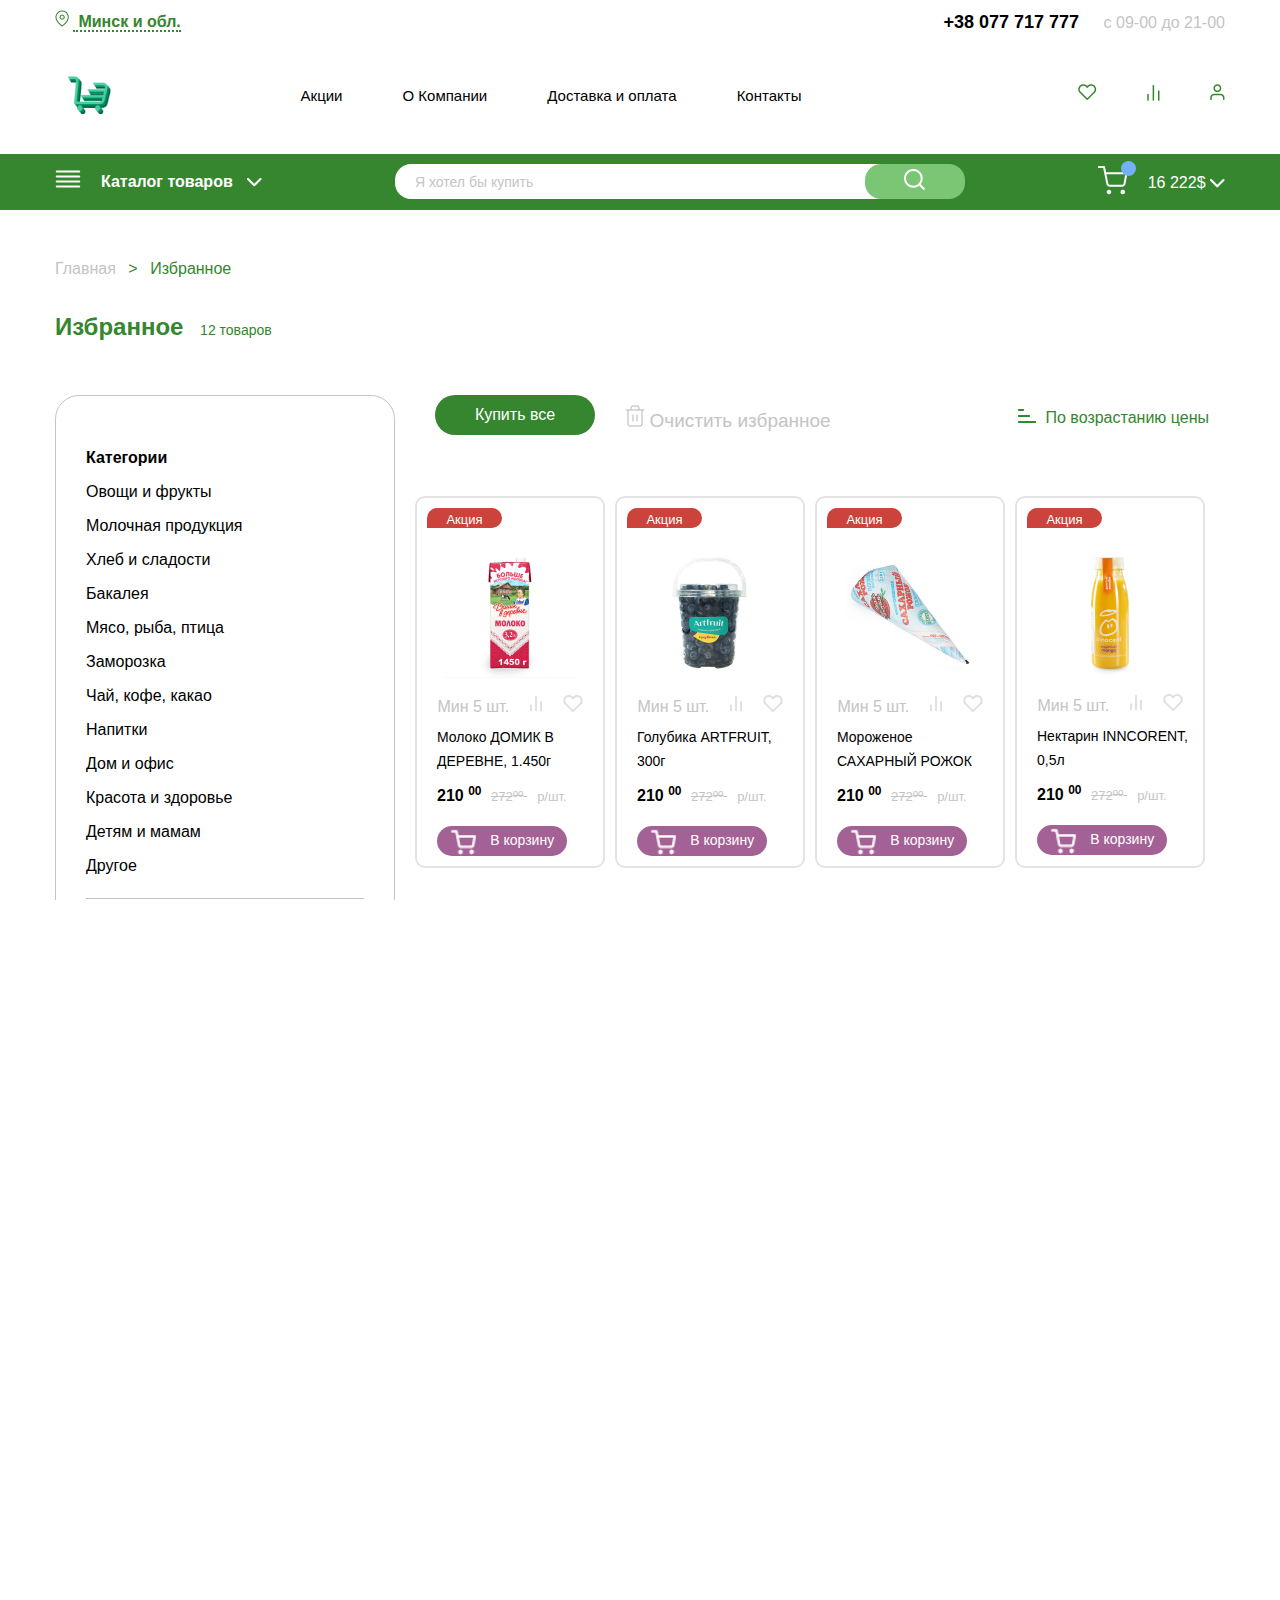
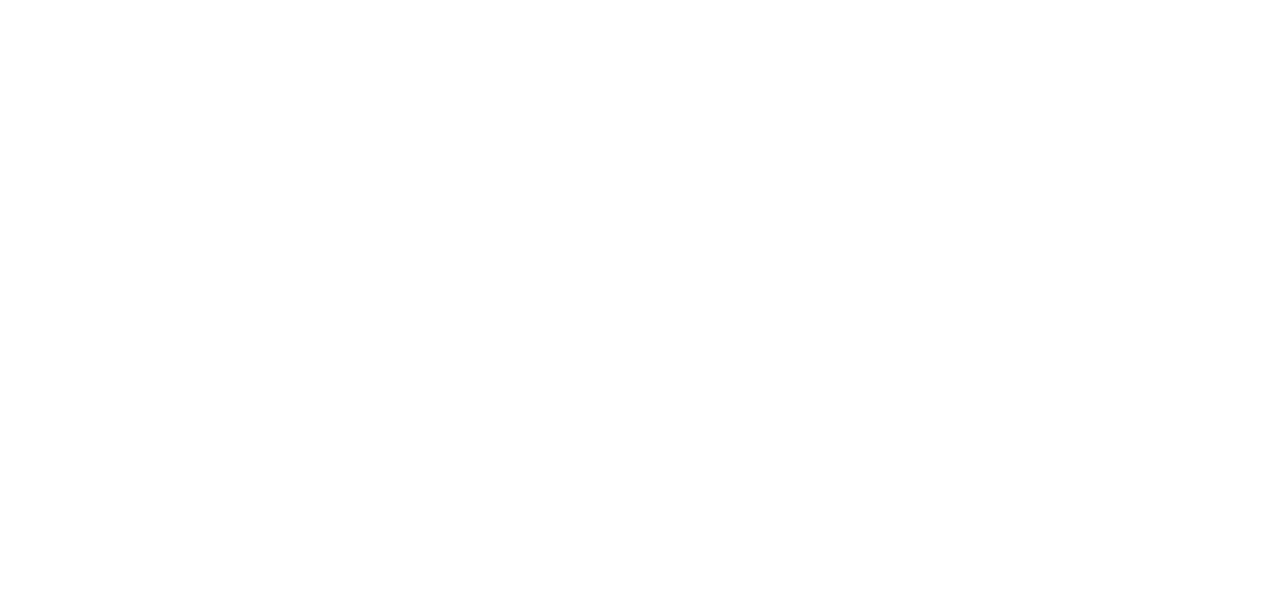
<file: favorites.html>
<!DOCTYPE html>
<html lang="ru">
<head>
    <meta charset="UTF-8">
    <meta name="viewport" content="width=device-width, initial-scale=1.0">
    <title>Favorites</title>
    <link rel="preconnect" href="https://fonts.gstatic.com">
    <link href="https://fonts.googleapis.com/css2?family=Poppins:wght@400;500;700&display=swap" rel="stylesheet">
    <link rel="stylesheet" href="css/libs.min.css">
    <link rel="stylesheet" href="css/style.min.css">
</head>
<body>
    <header class="header"> 
        <div class="container">

        <div class="header__contacts">
                <div class="header__contacts-logo">
                    <a href="index.html">
                        <img src="img/main/logo.png" alt="logo" width="90px">
                    </a>
                </div>
                <div class="header__contacts-gps">
                    <div class="contacts-gps">
                        <a href="#">
                            <img src="img/main/Gps.png" alt="gps">
                        </a>
                        <span class="contacts-city">
                            Минск и обл.
                        </span>
                    </div>
                </div>
                <div class="header__contacts-info">
                    <a class="contacts-telephone" href="tel:+38 077 777 777">+38 077 717 777</a>
                        <span class="contacts-time">
                            c 09-00 до 21-00 
                        </span>
                    </a>
                </div>
               
        </div>

        <div class="header__main">
                <div class="header__main-logo">
                    <a href="index.html">
                        <img src="img/main/logo.png" alt="logo" width="90px">
                    </a>
                </div>

                 <div class="header__main-menu">
                    <ul class="menu__list">
                        <li><a href="compare.html">Акции</a></li>
                        <li><a href="favorites.html">О Компании</a></li>
                        <li><a href="card.html">Доставка и оплата</a></li>
                        <li><a href="registration.html">Контакты</a></li>
                    </ul>
                </div>

                <div class="header__main-icons">
                    <div class="header__icon">
                        <a class="heart" href="#">
                            <img src="img/main/heart.png" alt="heart">
                        </a>
                    </div>
                    <div class="header__icon">
                        <a class="status" href="#">
                            <img src="img/main/status.png" alt="status">
                        </a>
                    </div>
                    <div class="header__icon">
                        <a class="user" data-fancybox data-src="#modal" href="javascript:;">
                            <img src="img/main/user.png" alt="user">
                        </a>
                    </div>
                </div> 

        </div> 
      </div>

        <div class="header__btn-menu">
            <ul class="btn-menu__list">
                <li>
                    <a href="index.html">
                        <img src="img/main/btn-menu__list/main.svg" alt="main">
                    </a>
                </li>
                <li>
                    <a href="favorites.html">
                        <img src="img/main/btn-menu__list/favorites.svg" alt="favorites">
                    </a>
                </li>
                <li>
                    <a href="registration.html">
                        <img src="img/main/btn-menu__list/user.svg" alt="user">
                    </a>
                </li>
                <li>
                    <a href="basket-page.html">
                        <img src="img/main/btn-menu__list/basket.svg" alt="basket">
                    </a>
                </li>
                <li class="button-list">
                    <a href="#">
                        <img src="img/main/btn-menu__list/menu.svg" alt="menu">
                    </a>
                </li>
            </ul>
            <div class="header-menu__list">
                <div class="header-menu__logo">
                    <div class="header__contacts-logo">
                        <a href="index.html">
                            <img src="img/main/logo.png" alt="logo" width="90px">
                        </a>
                    </div>
                    <div class="header__contacts-info">
                        <a class="contacts-telephone" href="tel:+38 077 777 777">+38 077 717 777</a>
                        </a>
                    </div>
                </div>

                <div class="indication__header-menu-1025px">
                    Меню
                </div>

                <ul class="header-menu__sked">
                    <li>
                        <img src="img/main/heart.png" alt="heart">
                        <a class="favorites-color" href="#">Избранное</a>
                    </li>
                    <li><a href="#">Категории товаров</a></li>
                    <li><a href="#">Акции</a></li>
                    <li><a href="#">О компании</a></li>
                    <li><a href="#">Доставка</a></li>
                    <li><a href="#">Оплата</a></li>
                    <li><a href="#">Контакты</a></li>
                    <li><a href="#">Специальные предложения</a></li>
                    <li>
                        <img src="img/main/Gps.png" alt="heart">
                        <a class="city-link"  href="#">Москва и МО</a>
                    </li>
                    
                </ul>

                <div class="header-menu-social">
                    <ul class="header-menu-link">
                        <li>
                            <a class="menu-link-instagramm" href="#">
                                <img src="img/main/footer/inst.svg" alt="inst">
                            </a>
                        </li>
                        <li>
                            <a class="menu-link-facebook" href="#">
                                <img src="img/main/footer/facebook.svg" alt="facebook">
                            </a>
                        </li>
                        <a class="menu-link-vk" href="#">
                                <li><img src="img/main/footer/vk.svg" alt="vk">
                            </a>
                        </li>
                        <a class="menu-link-whatsup" href="#">
                                <li><img src="img/main/footer/viber.svg" alt="whatsapp">
                            </a>
                        </li>
                    </ul>
                </div>

            </div>
        </div>

         <div class="navigation"> 
                <div class="container">
                  <div class="header__navigation">
                   <div class="header__navigation-menu">   
                    <div class="header__navigation-items">
                        <div class="items__burger">
                            <a class="item__burger-menu" href="#">
                                <img src="img/main/burger-menu.png" alt="item__burger">
                            </a>
                        </div>
                        <div class="items__catalog">
                            <a href="category.html">
                                Каталог товаров
                                <span class="items__arrow">
                                    <img src="img/main/arrow-down.png" alt="arrow-down">
                                </span>
                            </a>
                        </div>
                    </div> 

                    <div class="navigation-drop__down">
                          <ul>
                            <li><a class="icon-emblem" href="page.html"><strong>Акции</strong></a></li>
                            <li><a class="icon-emblem2" href="submit.html"><strong>Новинки</strong></a></li>
                            <li><a class="icon-emblem3" href="cabinet.html">Овощи и фрукты</a></li>
                            <li><a class="icon-emblem4" href="#">Молочная продукция</a></li>
                            <li><a class="icon-emblem5" href="#">Хлеб и сладости</a></li>
                            <li><a class="icon-emblem6" href="#">Бакалея</a></li>
                            <li><a class="icon-emblem7" href="#">Мясо, рыба, птица</a></li>
                            <li><a class="icon-emblem8" href="#">Заморозка</a></li>
                            <li><a class="icon-emblem9" href="#">Чай, кофе, какао</a></li>
                            <li><a class="icon-emblem10" href="#">Напитки</a></li>
                            <li><a class="icon-emblem11" href="#">Дом и офис</a></li>
                            <li><a class="icon-emblem12" href="#">Красота и здоровье</a></li>
                            <li><a class="icon-emblem13" href="#">Детям и мамам</a></li>
                            <li><a class="icon-emblem14" href="#">Другое</a></li>
                          </ul> 
                    </div>
                 </div>

                 <div class="header__navigation-form">
                        <form>
                            <input type="text" placeholder="Я хотел бы купить" required>   
                            <button type="submit">
                                <img src="img/main/search.png" alt="search">
                            </button>
                        </form>
                 </div>

                <div class="header__basket-box">
                    <div class="header__navigation-buy">
                            <a class="basket" href="basket-page.html">
                                <img src="img/main/busket.png" alt="basket">
                            </a>
                                <div class="price">16 222$
                                    <span>
                                        <a href="#">
                                            <img src="img/main/arrow-down.png" alt="arrow">
                                        </a>
                                    </span>
                                </div>
                    </div> 
                    <div class="basket__menu">
                       <div class="basket__item">
                         <ul>
                            <li>
                                <a class="delete-img" href="#">
                                    <img src="img/main/delete.svg" alt="delete">
                               </a>
                               <a class="milk" href="#">
                                  <img src="img/main/busket__menu/milk.svg" alt="condensed_milk">
                                </a>
                                <span>Молоко...</span>
                                <div class="menu-btn__choice">
                                    <a href="#">
                                         <img class="minus" src="img/main/busket__menu/minus.png" alt="minus">
                                        <span>1</span>
                                    </a>
                                    <a href="#">
                                         <img class="plus" src="img/main/busket__menu/plus.png" alt="plus">
                                    </a>
                                </div>
                                <div class="basket__menu-price">
                                    76 <sup>00</sup>
                                </div>    
                            </li>
                            <li>
                                <a class="delete-img" href="#">
                                    <img src="img/main/delete.svg" alt="delete">
                               </a>
                               <a class="milk" href="#">
                                  <img src="img/main/busket__menu/milk_dom.svg" alt="milk_dom">
                                </a>
                                <span>Молоко...</span>
                                <div class="menu-btn__choice">
                                    <a href="#">
                                         <img class="minus" src="img/main/busket__menu/minus.png" alt="minus">
                                        <span>1</span>
                                    </a>
                                    <a href="#">
                                         <img class="plus" src="img/main/busket__menu/plus.png" alt="plus">
                                    </a>
                                </div>
                                <div class="basket__menu-price">
                                    97 <sup>00</sup>
                                </div>    
                            </li>
                            <li>
                                <a class="delete-img" href="#">
                                    <img src="img/main/delete.svg" alt="delete">
                               </a>
                               <a class="milk" href="#">
                                  <img src="img/main/busket__menu/milk_bottle.svg" alt="milk_bottle">
                                </a>
                                <span>Молоко...</span>
                                <div class="menu-btn__choice">
                                    <a href="#">
                                         <img class="minus" src="img/main/busket__menu/minus.png" alt="minus">
                                        <span>1</span>
                                    </a>
                                    <a href="#">
                                         <img class="plus" src="img/main/busket__menu/plus.png" alt="plus">
                                    </a>
                                </div>
                                <div class="basket__menu-price">
                                    136 <sup>00</sup>
                                </div>    
                            </li>
                            <li>
                                <a class="delete-img" href="#">
                                    <img src="img/main/delete.svg" alt="delete">
                               </a>
                               <a class="milk" href="#">
                                  <img src="img/main/busket__menu/chocolate.svg" alt="chocolate">
                                </a>
                                <span>Шоколад...</span>
                                <div class="menu-btn__choice">
                                    <a href="#">
                                         <img class="minus" src="img/main/busket__menu/minus.png" alt="minus">
                                        <span>1</span>
                                    </a>
                                    <a href="#">
                                         <img class="plus" src="img/main/busket__menu/plus.png" alt="plus">
                                    </a>
                                </div>
                                <div class="basket__menu-price">
                                    76 <sup>00</sup>
                                </div>    
                            </li>
                            <li>
                                <a class="delete-img" href="#">
                                    <img src="img/main/delete.svg" alt="delete">
                               </a>
                               <a class="milk" href="#">
                                  <img src="img/main/busket__menu/cheese.svg" alt="cheese">
                                </a>
                                <span>Сыр...</span>
                                <div class="menu-btn__choice">
                                    <a href="#">
                                         <img class="minus" src="img/main/busket__menu/minus.png" alt="minus">
                                        <span>1</span>
                                    </a>
                                    <a href="#">
                                         <img class="plus" src="img/main/busket__menu/plus.png" alt="plus">
                                    </a>
                                </div>
                                <div class="basket__menu-price">
                                    97 <sup>00</sup>
                                </div>    
                            </li>
                            <li>
                                <a class="delete-img" href="#">
                                    <img src="img/main/delete.svg" alt="delete">
                               </a>
                               <a class="milk" href="#">
                                  <img src="img/main/busket__menu/juice.svg" alt="juice">
                                </a>
                                <span>Томатный...</span>
                                <div class="menu-btn__choice">
                                    <a href="#">
                                         <img class="minus" src="img/main/busket__menu/minus.png" alt="minus">
                                        <span>1</span>
                                    </a>
                                    <a href="#">
                                         <img class="plus" src="img/main/busket__menu/plus.png" alt="plus">
                                    </a>
                                </div>
                                <div class="basket__menu-price">
                                    112 <sup>00</sup>
                                </div>    
                            </li>

                        </ul>
                    </div> 
                    <div class="menu__btn">
                        <button class="btn__basket">
                               Оформить заказ
                         </button>
                    </div>   

                     
                    </div>
                </div>           
            </div>        
        </div>
        </div>      

      </div>

    </header>

    <div class="breadcrumbs">
        <div class="container">
            <div class="breadcrumbs__inner">
                <ul class="breadcrumbs__list">
                    <li><a href="#">Главная</a></li>
                    <li class="arrow"> > </li>
                    <li><a href="#">Избранное</a></li>
                </ul>
            </div>
        </div>
    </div>

    <div class="indication">
        <div class="indication__favorites-1025px">
            Избранное
            <img src="img/card/heart_gray.png" alt="status_gray" width="20px" height="20px">
        </div>
        <div class="container">
       <div class="indication__section"> 
         <div class="indication__section-item indication__compare-item">
             <div class="title">
                Избранное 
                <span>12 товаров</span>
             </div>
         </div>
         
 
        </div>
       </div>
    </div>

    <section class="favorites">
        <div class="container">
            <div class="favorites__blocks">
                <div class="compare__blocks-menu favorites-blocks-menu">
                    <ul class="compare-list__menu favorites-list__menu">
                        <li class="first__word"><a href="#">Категории</a></li>
                        <li><a href="#">Овощи и фрукты</a></li>
                        <li><a href="#">Молочная продукция</a></li>
                        <li><a href="#">Хлеб и сладости</a></li>
                        <li><a href="#">Бакалея</a></li>
                        <li><a href="#">Мясо, рыба, птица</a></li>
                        <li><a href="#">Заморозка</a></li>
                        <li><a href="#">Чай, кофе, какао</a></li>
                        <li><a href="#">Напитки</a></li>
                        <li><a href="#">Дом и офис</a></li>
                        <li><a href="#">Красота и здоровье</a></li>
                        <li><a href="#">Детям и мамам</a></li>
                        <li><a href="#">Другое</a></li>
                    </ul>

                    <ul class="compare-list__menu favorites-list__menu-category">
                        <li class="first__word special__word"><a href="#">Специальные категории</a></li>
                        <li>
                             <input type="radio" name="radio_old" id="radio_old">
                             <label for="radio_old">Акции</label>
                        </li>    
                        <li>
                            <input type="radio" name="radio_old" id="radio_old">
                            <label for="radio_old">Хиты продаж</label>
                        </li>

                        <li>
                             <input type="radio" name="radio_old" id="radio_old">
                             <label for="radio_old">Новинки</label>
                        </li>    
                    </ul>

                     <ul class="compare-list__menu favorites-list__menu-category">
                    <li>
                        <button class="brand">Бренды
                            <img src="img/favorites/arrow__don-black.png" alt="arrow__don-black">
                        </button>
                        <div class="content">
                            <a href="#">Nestle</a><br>
                            <a href="#">Молочные Традиции</a><br>
                           
                        </div>
                    </li>
                    </ul> 

                    <div class="compare-list__button favorites-list__button">
                        <button type="reset">Сбросить фильтры</button>
                    </div> 

                </div> 

                 <div class="favorites__blocks-item">
                    <div class="favorites__nav">
                        <div class="favorites__nav-btn">
                            <button type="submit">Купить все</button>
                            <div class="favorites__nav-delete">
                                <img src="img/basket/delete_medium.png"     alt="delete_medium">
                                <span>Очистить избранное</span>   
                            </div>
                        </div>

                           <div class="choise__block">
                    
                              <div class="navbar choise__block-menu">
                                    <div class="dropdown list__main">
                                        <button class="dropbtn" onclick="myFunction()">
                                        <img src="img/category/increase.png" alt="increase-button">  По возрастанию цены
                                        </button>
                                        <div class="dropdown-content" id="myDropdown">
                                        <a href="#"><img src="img/category/increase_down.png" alt="increase-button">По убыванию цены</a>
                                        <a href="#"><img src="img/category/increase_down.png" alt="increase-button">По популярности </a>
                                        </div>
                                    </div> 
                                </div>
                                
                            </div>      
 
                    </div>
                    <div class="products">
                        <div class="container">
                
                            <div class="product__stock">
                
                            <div class="favorites__objects">
                              
                                <div class="object">
                                    <div class="sale">
                                        Акция
                                    </div>
                                    <div class="img">
                                        <img src="img/main/stocks/milkdvd.jpg" alt="milk">
                                    </div>
                                    <div class="data">
                                         <div class="data-text">
                                             Мин 5 шт. 
                                         </div>
                                         <div class="data-static">
                                             <img src="img/main/status_gray.png" alt="status">
                                         </div>
                
                                         <div class="data-heart">
                                            <img src="img/main/heart_gray.png" alt="heart">
                                         </div>
                                    </div>
                                    <div class="text">
                                        Молоко ДОМИК В ДЕРЕВНЕ, 1.450г
                                    </div>
                                    <div class="price">
                                        210 <sup>00</sup>
                                        <span><strike>272<sup>00</sup> </strike></span>
                                        <span class="rub">р/шт.</span>
                                    </div>
                                    <button class="busket">
                                        <img src="img/main/in_busket.png" alt="in_busket">
                                        <div class="text">В корзину</div>
                                    </button>
                                
                                </div>
                
                                <div class="object">
                                    <div class="sale">
                                        Акция
                                    </div>
                                    <div class="img">
                                        <img src="img/main/stocks/blueberries.jpg" alt="milk">
                                    </div>
                                    <div class="data">
                                         <div class="data-text">
                                             Мин 5 шт. 
                                         </div>
                                         <div class="data-static">
                                             <img src="img/main/status_gray.png" alt="status">
                                         </div>
                
                                         <div class="data-heart">
                                            <img src="img/main/heart_gray.png" alt="heart">
                                         </div>
                                    </div>
                                    <div class="text">
                                        Голубика ARTFRUIT, 300г
                                    </div>
                                    <div class="price">
                                        210 <sup>00</sup>
                                        <span><strike>272<sup>00</sup> </strike></span>
                                        <span class="rub">р/шт.</span>
                                    </div>
                                    <button class="busket">
                                        <img src="img/main/in_busket.png" alt="in_busket">
                                        <div class="text">В корзину</div>
                                    </button>
                                
                                </div>
                
                                <div class="object">
                                    <div class="sale">
                                        Акция
                                    </div>
                                    <div class="img">
                                        <img src="img/main/stocks/icecream.jpg" alt="milk">
                                    </div>
                                    <div class="data">
                                         <div class="data-text">
                                             Мин 5 шт. 
                                         </div>
                                         <div class="data-static">
                                             <img src="img/main/status_gray.png" alt="status">
                                         </div>
                
                                         <div class="data-heart">
                                            <img src="img/main/heart_gray.png" alt="heart">
                                         </div>
                                    </div>
                                    <div class="text">
                                        Мороженое САХАРНЫЙ РОЖОК
                                    </div>
                                    <div class="price">
                                        210 <sup>00</sup>
                                        <span><strike>272<sup>00</sup> </strike></span>
                                        <span class="rub">р/шт.</span>
                                    </div>
                                    <button class="busket">
                                        <img src="img/main/in_busket.png" alt="in_busket">
                                        <div class="text">В корзину</div>
                                    </button>
                                
                                </div>
                
                                <div class="object">
                                    <div class="sale">
                                        Акция
                                    </div>
                                    <div class="img">
                                        <img src="img/main/stocks/innocent.jpg" alt="milk">
                                    </div>
                                    <div class="data">
                                         <div class="data-text">
                                             Мин 5 шт. 
                                         </div>
                                         <div class="data-static">
                                             <img src="img/main/status_gray.png" alt="status">
                                         </div>
                
                                         <div class="data-heart">
                                            <img src="img/main/heart_gray.png" alt="heart">
                                         </div>
                                    </div>
                                    <div class="text">
                                        Нектарин INNCORENT, 0,5л
                                    </div>
                                    <div class="price">
                                        210 <sup>00</sup>
                                        <span><strike>272<sup>00</sup> </strike></span>
                                        <span class="rub">р/шт.</span>
                                    </div>
                                    <button class="busket">
                                        <img src="img/main/in_busket.png" alt="in_busket">
                                        <div class="text">В корзину</div>
                                    </button>
                                
                                </div>
                
                            </div>               
                
                             </div>
                        </div>
                    </div>   
                    
                    <div class="products" >
                        <div class="container">
                
                             <div class="product__stock product__sale">
                
                            <div class="favorites__objects">
                              
                                <div class="object">
                                    <div class="sale orange_hit">
                                        Хит
                                    </div>
                                    <div class="img">
                                        <img src="img/main/sales_hits/minced_meat.png" alt="milk">
                                    </div>
                                    <div class="data">
                                         <div class="data-text">
                                             Мин 5 шт. 
                                         </div>
                                         <div class="data-static">
                                             <img src="img/main/status_gray.png" alt="status">
                                         </div>
                
                                         <div class="data-heart">
                                            <img src="img/main/heart_gray.png" alt="heart">
                                         </div>
                                    </div>
                                    <div class="text">
                                        Фарш МИРОТОРГ cвин, 350г
                                    </div>
                                    <div class="price">
                                        210 <sup>00</sup>
                                        <span><strike>272<sup>00</sup> </strike></span>
                                        <span class="rub">р/шт.</span>
                                    </div>
                                    <button class="busket">
                                        <img src="img/main/in_busket.png" alt="in_busket">
                                        <div class="text">В корзину</div>
                                    </button>
                                
                                </div>
                
                                <div class="object">
                                    <div class="sale orange_hit">
                                        Хит
                                    </div>
                                    <div class="img">
                                        <img src="img/main/sales_hits/prosto_milk.png" alt="milk">
                                    </div>
                                    <div class="data">
                                         <div class="data-text">
                                             Мин 5 шт. 
                                         </div>
                                         <div class="data-static">
                                             <img src="img/main/status_gray.png" alt="status">
                                         </div>
                
                                         <div class="data-heart">
                                            <img src="img/main/heart_gray.png" alt="heart">
                                         </div>
                                    </div>
                                    <div class="text">
                                        Творог ПРОСТО-ШИНО, 9%
                                    </div>
                                    <div class="price">
                                        210 <sup>00</sup>
                                        <span><strike>272<sup>00</sup> </strike></span>
                                        <span class="rub">р/шт.</span>
                                    </div>
                                    <button class="busket">
                                        <img src="img/main/in_busket.png" alt="in_busket">
                                        <div class="text">В корзину</div>
                                    </button>
                                
                                </div>
                
                                <div class="object">
                                    <div class="sale orange_hit">
                                        Хит
                                    </div>
                                    <div class="img">
                                        <img src="img/main/sales_hits/milka.png" alt="milk">
                                    </div>
                                    <div class="data">
                                         <div class="data-text">
                                             Мин 5 шт. 
                                         </div>
                                         <div class="data-static">
                                             <img src="img/main/status_gray.png" alt="status">
                                         </div>
                
                                         <div class="data-heart">
                                            <img src="img/main/heart_gray.png" alt="heart">
                                         </div>
                                    </div>
                                    <div class="text">
                                        Шоколад MILKA, 250 гр.
                                    </div>
                                    <div class="price">
                                        210 <sup>00</sup>
                                        <span><strike>272<sup>00</sup> </strike></span>
                                        <span class="rub">р/шт.</span>
                                    </div>
                                    <button class="busket">
                                        <img src="img/main/in_busket.png" alt="in_busket">
                                        <div class="text">В корзину</div>
                                    </button>
                                
                                </div>
                
                                <div class="object">
                                    <div class="sale orange_hit">
                                        Хит
                                    </div>
                                    <div class="img">
                                        <img src="img/main/sales_hits/condensed_milk.png" alt="milk">
                                    </div>
                                    <div class="data">
                                         <div class="data-text">
                                             Мин 5 шт. 
                                         </div>
                                         <div class="data-static">
                                             <img src="img/main/status_gray.png" alt="status">
                                         </div>
                
                                         <div class="data-heart">
                                            <img src="img/main/heart_gray.png" alt="heart">
                                         </div>
                                    </div>
                                    <div class="text">
                                        Cгущенное молоко, 0,5л
                                    </div>
                                    <div class="price">
                                        210 <sup>00</sup>
                                        <span><strike>272<sup>00</sup> </strike></span>
                                        <span class="rub">р/шт.</span>
                                    </div>
                                    <button class="busket">
                                        <img src="img/main/in_busket.png" alt="in_busket">
                                        <div class="text">В корзину</div>
                                    </button>
                                
                                </div>
                
                            </div>               
                
                             </div>
                
                        </div>
                    </div>
                
                    <div class="products">
                        <div class="container">
                
                             <div class="product__stock product__arrival">
                
                            <div class="favorites__objects">
                              
                                <div class="object">
                                    <div class="sale blue_new">
                                        Новинка
                                    </div>
                                    <div class="img">
                                        <img src="img/main/new_arrival/cheese_mold.png" alt="milk">
                                    </div>
                                    <div class="data">
                                         <div class="data-text">
                                             Мин 5 шт. 
                                         </div>
                                         <div class="data-static">
                                             <img src="img/main/status_gray.png" alt="status">
                                         </div>
                
                                         <div class="data-heart">
                                            <img src="img/main/heart_gray.png" alt="heart">
                                         </div>
                                    </div>
                                    <div class="text">
                                        Пармезан DORBLU, 127гр.
                                    </div>
                                    <div class="price">
                                        210 <sup>00</sup>
                                        <span><strike>272<sup>00</sup> </strike></span>
                                        <span class="rub">р/шт.</span>
                                    </div>
                                    <button class="busket">
                                        <img src="img/main/in_busket.png" alt="in_busket">
                                        <div class="text">В корзину</div>
                                    </button>
                                
                                </div>
                
                                <div class="object">
                                    <div class="sale blue_new">
                                        Новинка
                                    </div>
                                    <div class="img">
                                        <img src="img/main/new_arrival/condensed-milk.png" alt="milk">
                                    </div>
                                    <div class="data">
                                         <div class="data-text">
                                             Мин 5 шт. 
                                         </div>
                                         <div class="data-static">
                                             <img src="img/main/status_gray.png" alt="status">
                                         </div>
                
                                         <div class="data-heart">
                                            <img src="img/main/heart_gray.png" alt="heart">
                                         </div>
                                    </div>
                                    <div class="text">
                                        Сгушенное молоко, 300.г
                                    </div>
                                    <div class="price">
                                        210 <sup>00</sup>
                                        <span><strike>272<sup>00</sup> </strike></span>
                                        <span class="rub">р/шт.</span>
                                    </div>
                                    <button class="busket">
                                        <img src="img/main/in_busket.png" alt="in_busket">
                                        <div class="text">В корзину</div>
                                    </button>
                                
                                </div>
                
                                <div class="object">
                                    <div class="sale blue_new">
                                        Новинка
                                    </div>
                                    <div class="img">
                                        <img src="img/main/new_arrival/cheese.png" alt="milk">
                                    </div>
                                    <div class="data">
                                         <div class="data-text">
                                             Мин 5 шт. 
                                         </div>
                                         <div class="data-static">
                                             <img src="img/main/status_gray.png" alt="status">
                                         </div>
                
                                         <div class="data-heart">
                                            <img src="img/main/heart_gray.png" alt="heart">
                                         </div>
                                    </div>
                                    <div class="text">
                                        Сыр РОССИЙСКИЙ, 450.г
                                    </div>
                                    <div class="price">
                                        210 <sup>00</sup>
                                        <span><strike>272<sup>00</sup> </strike></span>
                                        <span class="rub">р/шт.</span>
                                    </div>
                                    <button class="busket">
                                        <img src="img/main/in_busket.png" alt="in_busket">
                                        <div class="text">В корзину</div>
                                    </button>
                                
                                </div>
                
                                <div class="object">
                                    <div class="sale blue_new">
                                        Новинка
                                    </div>
                                    <div class="img">
                                        <img src="img/main/new_arrival/milk_valio.png" alt="milk">
                                    </div>
                                    <div class="data">
                                         <div class="data-text">
                                             Мин 5 шт. 
                                         </div>
                                         <div class="data-static">
                                             <img src="img/main/status_gray.png" alt="status">
                                         </div>
                
                                         <div class="data-heart">
                                            <img src="img/main/heart_gray.png" alt="heart">
                                         </div>
                                    </div>
                                    <div class="text">
                                        Молоко VALIO пакет, 1.л
                                    </div>
                                    <div class="price">
                                        210 <sup>00</sup>
                                        <span><strike>272<sup>00</sup> </strike></span>
                                        <span class="rub">р/шт.</span>
                                    </div>
                                    <button class="busket">
                                        <img src="img/main/in_busket.png" alt="in_busket">
                                        <div class="text">В корзину</div>
                                    </button>
                                
                                </div>
                
                            </div>               
                
                             </div>
                        </div>
                    </div>

                    <div class="category__navigation favorites__navigation">
                        <button class="more">
                            Показать еще
                        </button>
                        <div class="navigation-arrows">
                            <ul>
                                <li>
                                    <a href="#">
                                        <img class="class="li__arrows-left"" src="../img/category/li__arrows-left.png" alt="left">
                                   </a>
                                </li>
                                <li><a href="#">1</a></li>
                                <li><a href="#">2</a></li>
                                <li><a href="#">3</a></li>
                                <li><a href="#">4</a></li>
                                <li><a href="#">5</a></li>
                                <li><a href="#">6</a></li>
                                <li><a href="#">7</a></li>
                                <li>
                                    <a href="#">
                                        <img class="class="li__arrows-right"" src="../img/category/li__arrows-right.png" alt="right">
                                   </a>
                                </li>
                            </ul>
                        </div>
                    </div> 
                </div>  

            </div>
        </div>
    </section>
  
    <footer>
        <div class="footer__content">
          <div class="container">
              <div class="footer__inner">
  
                  <div class="footer__col">
                      <div class="footer__col-title">О Нас</div>
                      <ul class="footer__col-list">
                          <li><a href="#">Каталог</a></li>
                          <li><a href="#">Акции</a></li>
                          <li><a href="#">Для корпоративных клиентов</a></li>
                          <li><a href="#">Производство</a></li>
                      </ul>
  
                  </div>
                  <div class="footer__col">
                      <div class="footer__col-title">Помощь</div>
                      <ul class="footer__col-list">
                          <li><a href="#">Доставка и оплата</a></li>
                          <li><a href="#">Возврат и обмен</a></li>
                          <li><a href="#">Публичная оферта</a></li>
                          <li><a href="#">Политика конфиденциальности</a></li>
                      </ul>
  
                  </div>
                  <div class="footer__col">
                      <div class="footer__col-title">Контакты</div>
                      <ul class="footer__col-list">
                          <li><a href="#">Самовывоз</a></li>
                          <li><a href="#">Обратная связь</a></li>
                          <li><a href="#">Предзаказ</a></li>
                      </ul>
  
                  </div>
  
  
                  <div class="footer__col">
                      <div class="footer__col-logo">
                          <a href="#">
                              <img src="img/main/logo.png" alt="logo" width="90px">
                          </a>
                      </div>
                      <div class="footer__col-telephone">
                          <a class="contacts-telephone" href="tel:+38 077 777 777">+7(077)-777-77-77</a>
                      </div>
                      <div class="footer__col-social">
                          <ul class="footer__social-link">
                              <li><a class="link-instagramm" 
                                  style="background-image: url(../img/main/footer/inst.svg);"  
                                  href="#"></a></li>
                              <li><a class="link-facebook" 
                                  style="background-image: url(../img/main/footer/facebook.svg);"    
                                  href="#">
                              </a></li>
                              <li><a class="link-vk" style="background-image: url(../img/main/footer/vk.svg);"    
                                  href="#"></a></li>
                              <li><a class="link-whatsapp"style="background-image: url(../img/main/footer/viber.svg);"    
                                  href="#"></a></li>
                          </ul>
                      </div>
                  </div>
              </div>     
          </div>
        </div> 
    </footer>   
    
    <script src="https://ajax.googleapis.com/ajax/libs/jquery/3.4.1/jquery.min.js"></script>
    <script src="js/libs.min.js"></script>
    <script src="js/main.js"></script>
</body>
</html>
</file>
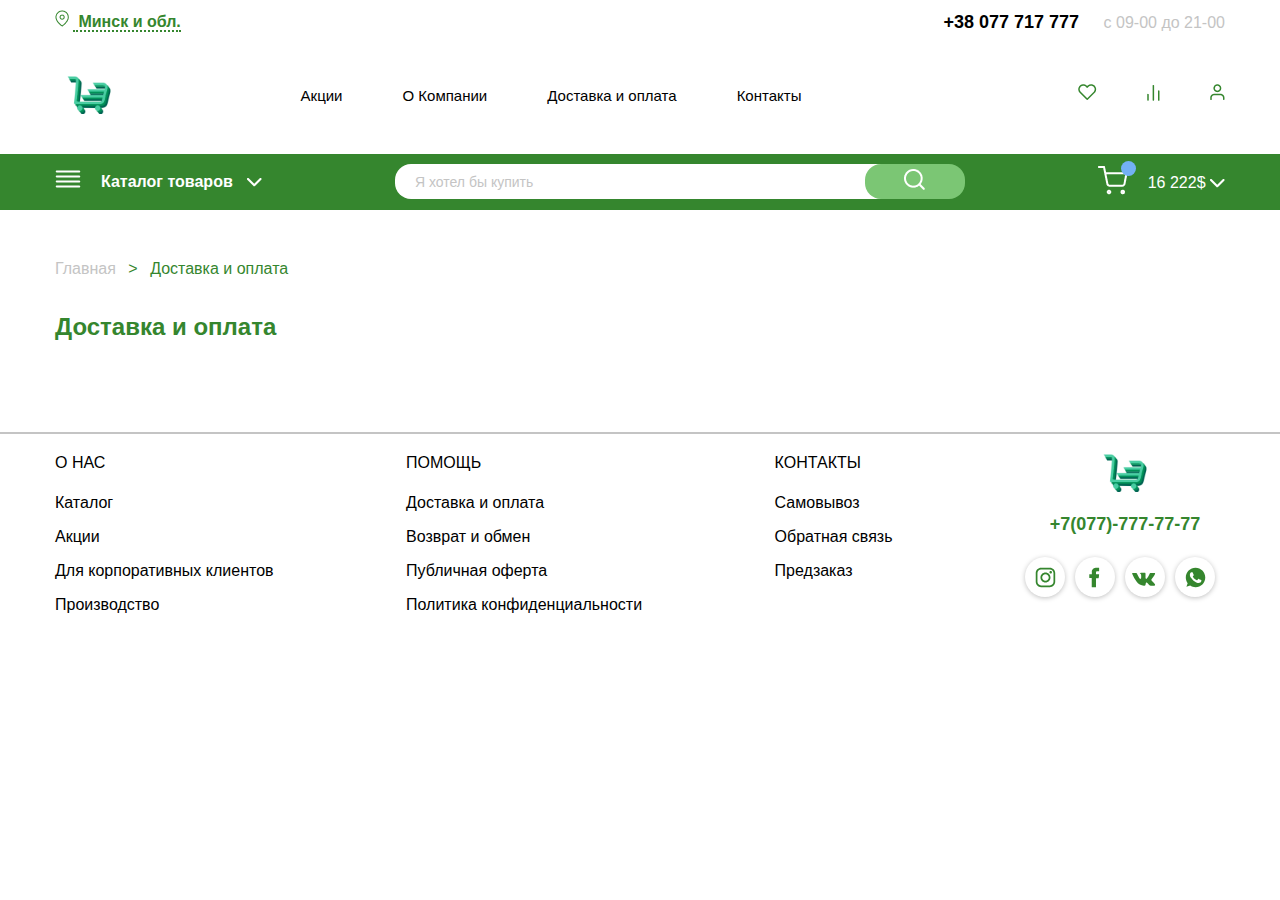
<file: page.html>
<!DOCTYPE html>
<html lang="ru">
<head>
    <meta charset="UTF-8">
    <meta name="viewport" content="width=device-width, initial-scale=1.0">
    <title>Page</title>
    <link rel="preconnect" href="https://fonts.gstatic.com">
    <link href="https://fonts.googleapis.com/css2?family=Poppins:wght@400;500;700&display=swap" rel="stylesheet">
    <link rel="stylesheet" href="css/libs.min.css">
    <link rel="stylesheet" href="css/style.min.css">
</head>
<body>
    <header class="header"> 
        <div class="container">

        <div class="header__contacts">
                <div class="header__contacts-logo">
                    <a href="index.html">
                        <img src="img/main/logo.png" alt="logo" width="90px">
                    </a>
                </div>
                <div class="header__contacts-gps">
                    <div class="contacts-gps">
                        <a href="#">
                            <img src="img/main/Gps.png" alt="gps">
                        </a>
                        <span class="contacts-city">
                            Минск и обл.
                        </span>
                    </div>
                </div>
                <div class="header__contacts-info">
                    <a class="contacts-telephone" href="tel:+38 077 777 777">+38 077 717 777</a>
                        <span class="contacts-time">
                            c 09-00 до 21-00 
                        </span>
                    </a>
                </div>
               
        </div>

        <div class="header__main">
                <div class="header__main-logo">
                    <a href="index.html">
                        <img src="img/main/logo.png" alt="logo" width="90px">
                    </a>
                </div>

                 <div class="header__main-menu">
                    <ul class="menu__list">
                        <li><a href="compare.html">Акции</a></li>
                        <li><a href="favorites.html">О Компании</a></li>
                        <li><a href="card.html">Доставка и оплата</a></li>
                        <li><a href="registration.html">Контакты</a></li>
                    </ul>
                </div>

                <div class="header__main-icons">
                    <div class="header__icon">
                        <a class="heart" href="#">
                            <img src="img/main/heart.png" alt="heart">
                        </a>
                    </div>
                    <div class="header__icon">
                        <a class="status" href="#">
                            <img src="img/main/status.png" alt="status">
                        </a>
                    </div>
                    <div class="header__icon">
                        <a class="user" data-fancybox data-src="#modal" href="javascript:;">
                            <img src="img/main/user.png" alt="user">
                        </a>
                    </div>
                </div> 

        </div> 
      </div>

        <div class="header__btn-menu">
            <ul class="btn-menu__list">
                <li>
                    <a href="index.html">
                        <img src="img/main/btn-menu__list/main.svg" alt="main">
                    </a>
                </li>
                <li>
                    <a href="favorites.html">
                        <img src="img/main/btn-menu__list/favorites.svg" alt="favorites">
                    </a>
                </li>
                <li>
                    <a href="registration.html">
                        <img src="img/main/btn-menu__list/user.svg" alt="user">
                    </a>
                </li>
                <li>
                    <a href="basket-page.html">
                        <img src="img/main/btn-menu__list/basket.svg" alt="basket">
                    </a>
                </li>
                <li class="button-list">
                    <a href="#">
                        <img src="img/main/btn-menu__list/menu.svg" alt="menu">
                    </a>
                </li>
            </ul>
            <div class="header-menu__list">
                <div class="header-menu__logo">
                    <div class="header__contacts-logo">
                        <a href="index.html">
                            <img src="img/main/logo.png" alt="logo" width="90px">
                        </a>
                    </div>
                    <div class="header__contacts-info">
                        <a class="contacts-telephone" href="tel:+38 077 777 777">+38 077 717 777</a>
                        </a>
                    </div>
                </div>

                <div class="indication__header-menu-1025px">
                    Меню
                </div>

                <ul class="header-menu__sked">
                    <li>
                        <img src="img/main/heart.png" alt="heart">
                        <a class="favorites-color" href="#">Избранное</a>
                    </li>
                    <li><a href="#">Категории товаров</a></li>
                    <li><a href="#">Акции</a></li>
                    <li><a href="#">О компании</a></li>
                    <li><a href="#">Доставка</a></li>
                    <li><a href="#">Оплата</a></li>
                    <li><a href="#">Контакты</a></li>
                    <li><a href="#">Специальные предложения</a></li>
                    <li>
                        <img src="img/main/Gps.png" alt="heart">
                        <a class="city-link"  href="#">Москва и МО</a>
                    </li>
                    
                </ul>

                <div class="header-menu-social">
                    <ul class="header-menu-link">
                        <li>
                            <a class="menu-link-instagramm" href="#">
                                <img src="img/main/footer/inst.svg" alt="inst">
                            </a>
                        </li>
                        <li>
                            <a class="menu-link-facebook" href="#">
                                <img src="img/main/footer/facebook.svg" alt="facebook">
                            </a>
                        </li>
                        <a class="menu-link-vk" href="#">
                                <li><img src="img/main/footer/vk.svg" alt="vk">
                            </a>
                        </li>
                        <a class="menu-link-whatsup" href="#">
                                <li><img src="img/main/footer/viber.svg" alt="whatsapp">
                            </a>
                        </li>
                    </ul>
                </div>

            </div>
        </div>

         <div class="navigation"> 
                <div class="container">
                  <div class="header__navigation">
                   <div class="header__navigation-menu">   
                    <div class="header__navigation-items">
                        <div class="items__burger">
                            <a class="item__burger-menu" href="#">
                                <img src="img/main/burger-menu.png" alt="item__burger">
                            </a>
                        </div>
                        <div class="items__catalog">
                            <a href="category.html">
                                Каталог товаров
                                <span class="items__arrow">
                                    <img src="img/main/arrow-down.png" alt="arrow-down">
                                </span>
                            </a>
                        </div>
                    </div> 

                    <div class="navigation-drop__down">
                          <ul>
                            <li><a class="icon-emblem" href="page.html"><strong>Акции</strong></a></li>
                            <li><a class="icon-emblem2" href="submit.html"><strong>Новинки</strong></a></li>
                            <li><a class="icon-emblem3" href="cabinet.html">Овощи и фрукты</a></li>
                            <li><a class="icon-emblem4" href="#">Молочная продукция</a></li>
                            <li><a class="icon-emblem5" href="#">Хлеб и сладости</a></li>
                            <li><a class="icon-emblem6" href="#">Бакалея</a></li>
                            <li><a class="icon-emblem7" href="#">Мясо, рыба, птица</a></li>
                            <li><a class="icon-emblem8" href="#">Заморозка</a></li>
                            <li><a class="icon-emblem9" href="#">Чай, кофе, какао</a></li>
                            <li><a class="icon-emblem10" href="#">Напитки</a></li>
                            <li><a class="icon-emblem11" href="#">Дом и офис</a></li>
                            <li><a class="icon-emblem12" href="#">Красота и здоровье</a></li>
                            <li><a class="icon-emblem13" href="#">Детям и мамам</a></li>
                            <li><a class="icon-emblem14" href="#">Другое</a></li>
                          </ul> 
                    </div>
                 </div>

                 <div class="header__navigation-form">
                        <form>
                            <input type="text" placeholder="Я хотел бы купить" required>   
                            <button type="submit">
                                <img src="img/main/search.png" alt="search">
                            </button>
                        </form>
                 </div>

                <div class="header__basket-box">
                    <div class="header__navigation-buy">
                            <a class="basket" href="basket-page.html">
                                <img src="img/main/busket.png" alt="basket">
                            </a>
                                <div class="price">16 222$
                                    <span>
                                        <a href="#">
                                            <img src="img/main/arrow-down.png" alt="arrow">
                                        </a>
                                    </span>
                                </div>
                    </div> 
                    <div class="basket__menu">
                       <div class="basket__item">
                         <ul>
                            <li>
                                <a class="delete-img" href="#">
                                    <img src="img/main/delete.svg" alt="delete">
                               </a>
                               <a class="milk" href="#">
                                  <img src="img/main/busket__menu/milk.svg" alt="condensed_milk">
                                </a>
                                <span>Молоко...</span>
                                <div class="menu-btn__choice">
                                    <a href="#">
                                         <img class="minus" src="img/main/busket__menu/minus.png" alt="minus">
                                        <span>1</span>
                                    </a>
                                    <a href="#">
                                         <img class="plus" src="img/main/busket__menu/plus.png" alt="plus">
                                    </a>
                                </div>
                                <div class="basket__menu-price">
                                    76 <sup>00</sup>
                                </div>    
                            </li>
                            <li>
                                <a class="delete-img" href="#">
                                    <img src="img/main/delete.svg" alt="delete">
                               </a>
                               <a class="milk" href="#">
                                  <img src="img/main/busket__menu/milk_dom.svg" alt="milk_dom">
                                </a>
                                <span>Молоко...</span>
                                <div class="menu-btn__choice">
                                    <a href="#">
                                         <img class="minus" src="img/main/busket__menu/minus.png" alt="minus">
                                        <span>1</span>
                                    </a>
                                    <a href="#">
                                         <img class="plus" src="img/main/busket__menu/plus.png" alt="plus">
                                    </a>
                                </div>
                                <div class="basket__menu-price">
                                    97 <sup>00</sup>
                                </div>    
                            </li>
                            <li>
                                <a class="delete-img" href="#">
                                    <img src="img/main/delete.svg" alt="delete">
                               </a>
                               <a class="milk" href="#">
                                  <img src="img/main/busket__menu/milk_bottle.svg" alt="milk_bottle">
                                </a>
                                <span>Молоко...</span>
                                <div class="menu-btn__choice">
                                    <a href="#">
                                         <img class="minus" src="img/main/busket__menu/minus.png" alt="minus">
                                        <span>1</span>
                                    </a>
                                    <a href="#">
                                         <img class="plus" src="img/main/busket__menu/plus.png" alt="plus">
                                    </a>
                                </div>
                                <div class="basket__menu-price">
                                    136 <sup>00</sup>
                                </div>    
                            </li>
                            <li>
                                <a class="delete-img" href="#">
                                    <img src="img/main/delete.svg" alt="delete">
                               </a>
                               <a class="milk" href="#">
                                  <img src="img/main/busket__menu/chocolate.svg" alt="chocolate">
                                </a>
                                <span>Шоколад...</span>
                                <div class="menu-btn__choice">
                                    <a href="#">
                                         <img class="minus" src="img/main/busket__menu/minus.png" alt="minus">
                                        <span>1</span>
                                    </a>
                                    <a href="#">
                                         <img class="plus" src="img/main/busket__menu/plus.png" alt="plus">
                                    </a>
                                </div>
                                <div class="basket__menu-price">
                                    76 <sup>00</sup>
                                </div>    
                            </li>
                            <li>
                                <a class="delete-img" href="#">
                                    <img src="img/main/delete.svg" alt="delete">
                               </a>
                               <a class="milk" href="#">
                                  <img src="img/main/busket__menu/cheese.svg" alt="cheese">
                                </a>
                                <span>Сыр...</span>
                                <div class="menu-btn__choice">
                                    <a href="#">
                                         <img class="minus" src="img/main/busket__menu/minus.png" alt="minus">
                                        <span>1</span>
                                    </a>
                                    <a href="#">
                                         <img class="plus" src="img/main/busket__menu/plus.png" alt="plus">
                                    </a>
                                </div>
                                <div class="basket__menu-price">
                                    97 <sup>00</sup>
                                </div>    
                            </li>
                            <li>
                                <a class="delete-img" href="#">
                                    <img src="img/main/delete.svg" alt="delete">
                               </a>
                               <a class="milk" href="#">
                                  <img src="img/main/busket__menu/juice.svg" alt="juice">
                                </a>
                                <span>Томатный...</span>
                                <div class="menu-btn__choice">
                                    <a href="#">
                                         <img class="minus" src="img/main/busket__menu/minus.png" alt="minus">
                                        <span>1</span>
                                    </a>
                                    <a href="#">
                                         <img class="plus" src="img/main/busket__menu/plus.png" alt="plus">
                                    </a>
                                </div>
                                <div class="basket__menu-price">
                                    112 <sup>00</sup>
                                </div>    
                            </li>

                        </ul>
                    </div> 
                    <div class="menu__btn">
                        <button class="btn__basket">
                               Оформить заказ
                         </button>
                    </div>   

                     
                    </div>
                </div>           
            </div>        
        </div>
        </div>      

      </div>

    </header>

    <div class="breadcrumbs">
        <div class="container">
            <div class="breadcrumbs__inner">
                <ul class="breadcrumbs__list">
                    <li><a href="#">Главная</a></li>
                    <li class="arrow"> > </li>
                    <li><a href="#">Доставка и оплата</a></li>
                </ul>
            </div>
        </div>
    </div>

    <div class="indication">
        <div class="container">
       <div class="indication__section"> 
         <div class="indication__section-item indication__compare-item">
             <div class="title">
                Доставка и оплата 
             </div>
       
         </div>
         
 
        </div>
       </div>
    </div>
  
    <footer>
        <div class="footer__content">
          <div class="container">
              <div class="footer__inner">
  
                  <div class="footer__col">
                      <div class="footer__col-title">О Нас</div>
                      <ul class="footer__col-list">
                          <li><a href="#">Каталог</a></li>
                          <li><a href="#">Акции</a></li>
                          <li><a href="#">Для корпоративных клиентов</a></li>
                          <li><a href="#">Производство</a></li>
                      </ul>
  
                  </div>
                  <div class="footer__col">
                      <div class="footer__col-title">Помощь</div>
                      <ul class="footer__col-list">
                          <li><a href="#">Доставка и оплата</a></li>
                          <li><a href="#">Возврат и обмен</a></li>
                          <li><a href="#">Публичная оферта</a></li>
                          <li><a href="#">Политика конфиденциальности</a></li>
                      </ul>
  
                  </div>
                  <div class="footer__col">
                      <div class="footer__col-title">Контакты</div>
                      <ul class="footer__col-list">
                          <li><a href="#">Самовывоз</a></li>
                          <li><a href="#">Обратная связь</a></li>
                          <li><a href="#">Предзаказ</a></li>
                      </ul>
  
                  </div>
  
  
                  <div class="footer__col">
                      <div class="footer__col-logo">
                          <a href="#">
                              <img src="img/main/logo.png" alt="logo" width="90px">
                          </a>
                      </div>
                      <div class="footer__col-telephone">
                          <a class="contacts-telephone" href="tel:+38 077 777 777">+7(077)-777-77-77</a>
                      </div>
                      <div class="footer__col-social">
                          <ul class="footer__social-link">
                              <li><a class="link-instagramm" 
                                  style="background-image: url(../img/main/footer/inst.svg);"  
                                  href="#"></a></li>
                              <li><a class="link-facebook" 
                                  style="background-image: url(../img/main/footer/facebook.svg);"    
                                  href="#">
                              </a></li>
                              <li><a class="link-vk" style="background-image: url(../img/main/footer/vk.svg);"    
                                  href="#"></a></li>
                              <li><a class="link-whatsapp"style="background-image: url(../img/main/footer/viber.svg);"    
                                  href="#"></a></li>
                          </ul>
                      </div>
                  </div>
              </div>     
          </div>
        </div> 
      </footer>  
    
    <script src="https://ajax.googleapis.com/ajax/libs/jquery/3.4.1/jquery.min.js"></script>
    <script src="js/libs.min.js"></script>
    <script src="js/main.js"></script>
</body>
</html>
</file>
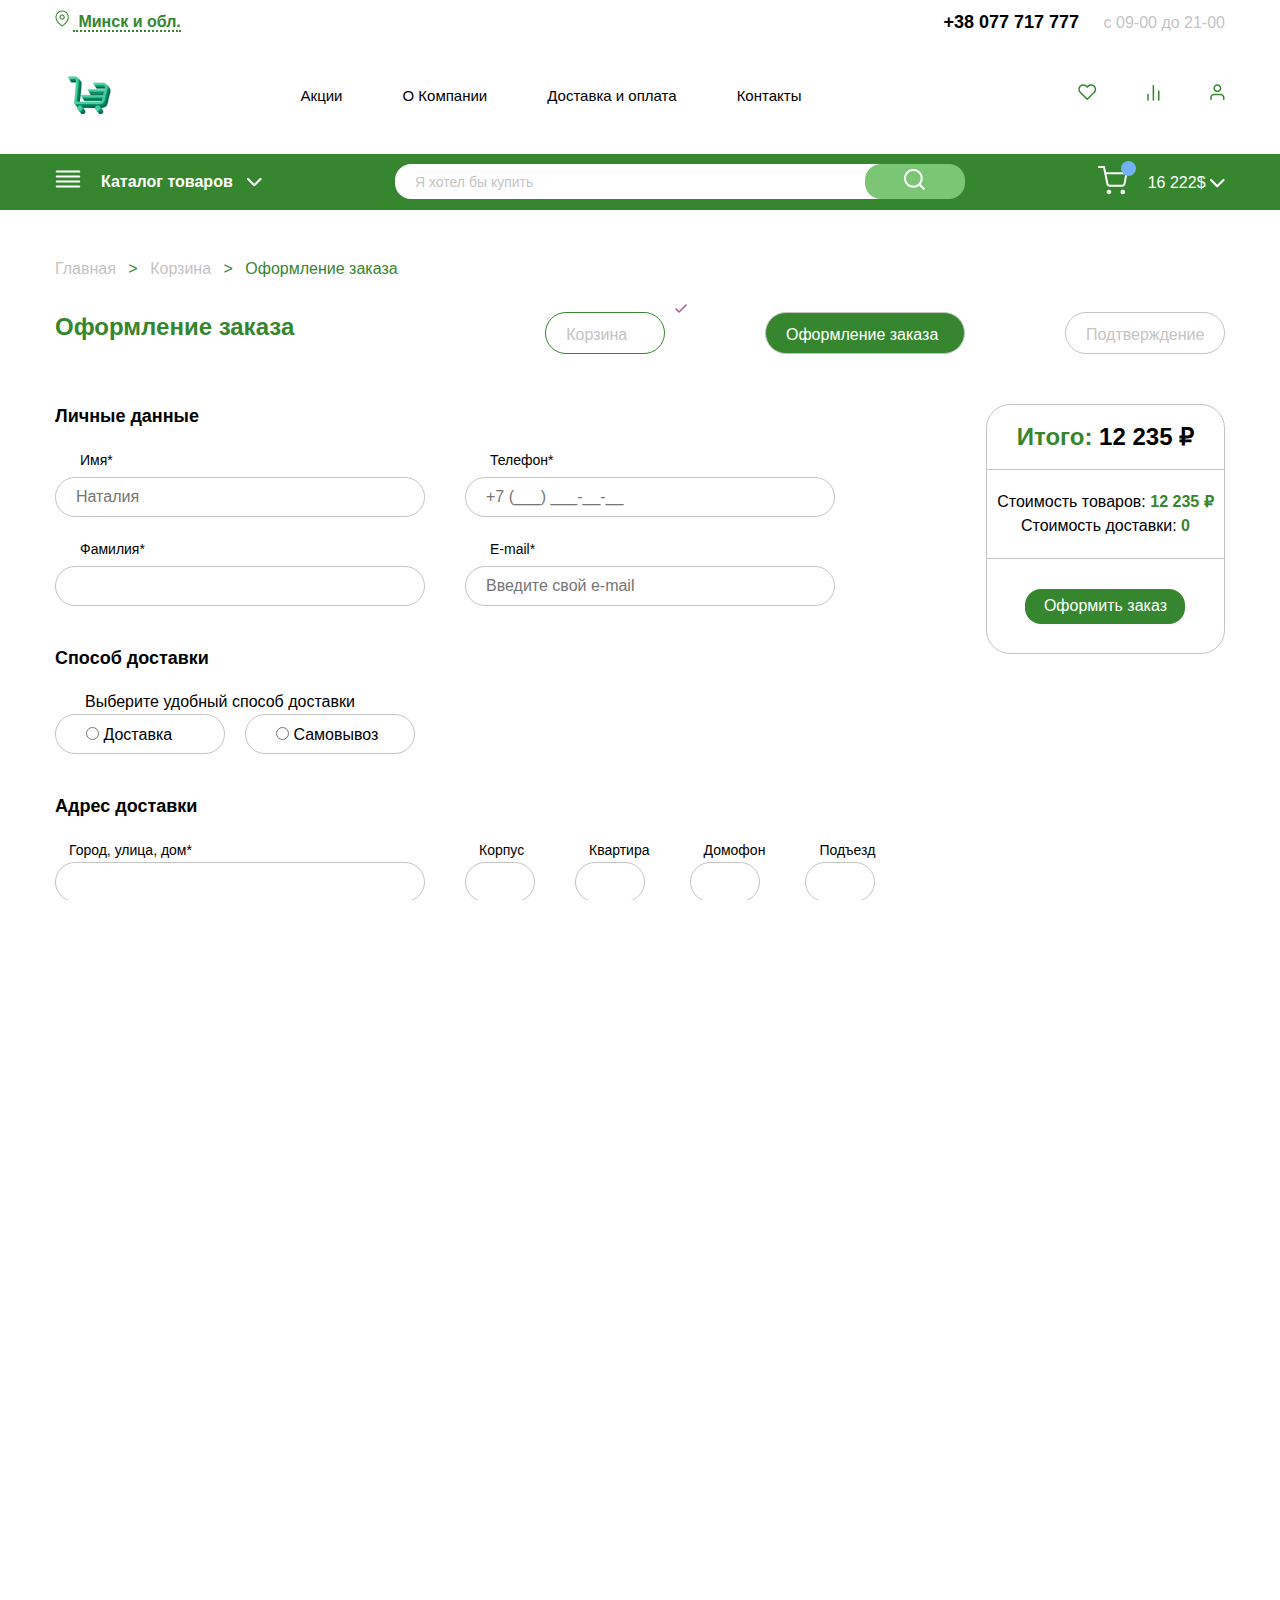
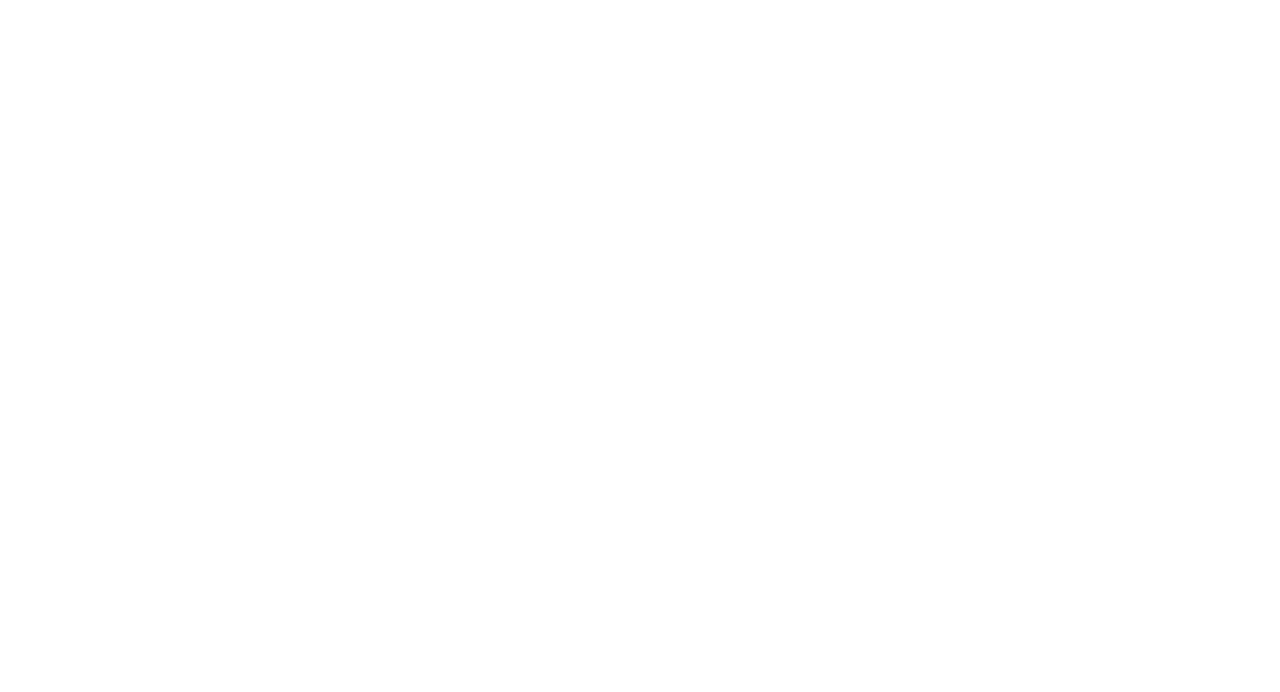
<file: registration.html>
<!DOCTYPE html>
<html lang="ru">
<head>
    <meta charset="UTF-8">
    <meta name="viewport" content="width=device-width, initial-scale=1.0">
    <title>Registration</title>
    <link rel="preconnect" href="https://fonts.gstatic.com">
    <link href="https://fonts.googleapis.com/css2?family=Poppins:wght@400;500;700&display=swap" rel="stylesheet">
    <link rel="stylesheet" href="css/libs.min.css">
    <link rel="stylesheet" href="css/style.min.css">
</head>
<body>
    <header class="header"> 
        <div class="container">

        <div class="header__contacts">
                <div class="header__contacts-logo">
                    <a href="index.html">
                        <img src="img/main/logo.png" alt="logo" width="90px">
                    </a>
                </div>
                <div class="header__contacts-gps">
                    <div class="contacts-gps">
                        <a href="#">
                            <img src="img/main/Gps.png" alt="gps">
                        </a>
                        <span class="contacts-city">
                            Минск и обл.
                        </span>
                    </div>
                </div>
                <div class="header__contacts-info">
                    <a class="contacts-telephone" href="tel:+38 077 777 777">+38 077 717 777</a>
                        <span class="contacts-time">
                            c 09-00 до 21-00 
                        </span>
                    </a>
                </div>
               
        </div>

        <div class="header__main">
                <div class="header__main-logo">
                    <a href="index.html">
                        <img src="img/main/logo.png" alt="logo" width="90px">
                    </a>
                </div>

                 <div class="header__main-menu">
                    <ul class="menu__list">
                        <li><a href="compare.html">Акции</a></li>
                        <li><a href="favorites.html">О Компании</a></li>
                        <li><a href="card.html">Доставка и оплата</a></li>
                        <li><a href="registration.html">Контакты</a></li>
                    </ul>
                </div>

                <div class="header__main-icons">
                    <div class="header__icon">
                        <a class="heart" href="#">
                            <img src="img/main/heart.png" alt="heart">
                        </a>
                    </div>
                    <div class="header__icon">
                        <a class="status" href="#">
                            <img src="img/main/status.png" alt="status">
                        </a>
                    </div>
                    <div class="header__icon">
                        <a class="user" data-fancybox data-src="#modal" href="javascript:;">
                            <img src="img/main/user.png" alt="user">
                        </a>
                    </div>
                </div> 

        </div> 
      </div>

        <div class="header__btn-menu">
            <ul class="btn-menu__list">
                <li>
                    <a href="index.html">
                        <img src="img/main/btn-menu__list/main.svg" alt="main">
                    </a>
                </li>
                <li>
                    <a href="favorites.html">
                        <img src="img/main/btn-menu__list/favorites.svg" alt="favorites">
                    </a>
                </li>
                <li>
                    <a href="registration.html">
                        <img src="img/main/btn-menu__list/user.svg" alt="user">
                    </a>
                </li>
                <li>
                    <a href="basket-page.html">
                        <img src="img/main/btn-menu__list/basket.svg" alt="basket">
                    </a>
                </li>
                <li class="button-list">
                    <a href="#">
                        <img src="img/main/btn-menu__list/menu.svg" alt="menu">
                    </a>
                </li>
            </ul>
            <div class="header-menu__list">
                <div class="header-menu__logo">
                    <div class="header__contacts-logo">
                        <a href="index.html">
                            <img src="img/main/logo.png" alt="logo" width="90px">
                        </a>
                    </div>
                    <div class="header__contacts-info">
                        <a class="contacts-telephone" href="tel:+38 077 777 777">+38 077 717 777</a>
                        </a>
                    </div>
                </div>

                <div class="indication__header-menu-1025px">
                    Меню
                </div>

                <ul class="header-menu__sked">
                    <li>
                        <img src="img/main/heart.png" alt="heart">
                        <a class="favorites-color" href="#">Избранное</a>
                    </li>
                    <li><a href="#">Категории товаров</a></li>
                    <li><a href="#">Акции</a></li>
                    <li><a href="#">О компании</a></li>
                    <li><a href="#">Доставка</a></li>
                    <li><a href="#">Оплата</a></li>
                    <li><a href="#">Контакты</a></li>
                    <li><a href="#">Специальные предложения</a></li>
                    <li>
                        <img src="img/main/Gps.png" alt="heart">
                        <a class="city-link"  href="#">Москва и МО</a>
                    </li>
                    
                </ul>

                <div class="header-menu-social">
                    <ul class="header-menu-link">
                        <li>
                            <a class="menu-link-instagramm" href="#">
                                <img src="img/main/footer/inst.svg" alt="inst">
                            </a>
                        </li>
                        <li>
                            <a class="menu-link-facebook" href="#">
                                <img src="img/main/footer/facebook.svg" alt="facebook">
                            </a>
                        </li>
                        <a class="menu-link-vk" href="#">
                                <li><img src="img/main/footer/vk.svg" alt="vk">
                            </a>
                        </li>
                        <a class="menu-link-whatsup" href="#">
                                <li><img src="img/main/footer/viber.svg" alt="whatsapp">
                            </a>
                        </li>
                    </ul>
                </div>

            </div>
        </div>

         <div class="navigation"> 
                <div class="container">
                  <div class="header__navigation">
                   <div class="header__navigation-menu">   
                    <div class="header__navigation-items">
                        <div class="items__burger">
                            <a class="item__burger-menu" href="#">
                                <img src="img/main/burger-menu.png" alt="item__burger">
                            </a>
                        </div>
                        <div class="items__catalog">
                            <a href="category.html">
                                Каталог товаров
                                <span class="items__arrow">
                                    <img src="img/main/arrow-down.png" alt="arrow-down">
                                </span>
                            </a>
                        </div>
                    </div> 

                    <div class="navigation-drop__down">
                          <ul>
                            <li><a class="icon-emblem" href="page.html"><strong>Акции</strong></a></li>
                            <li><a class="icon-emblem2" href="submit.html"><strong>Новинки</strong></a></li>
                            <li><a class="icon-emblem3" href="cabinet.html">Овощи и фрукты</a></li>
                            <li><a class="icon-emblem4" href="#">Молочная продукция</a></li>
                            <li><a class="icon-emblem5" href="#">Хлеб и сладости</a></li>
                            <li><a class="icon-emblem6" href="#">Бакалея</a></li>
                            <li><a class="icon-emblem7" href="#">Мясо, рыба, птица</a></li>
                            <li><a class="icon-emblem8" href="#">Заморозка</a></li>
                            <li><a class="icon-emblem9" href="#">Чай, кофе, какао</a></li>
                            <li><a class="icon-emblem10" href="#">Напитки</a></li>
                            <li><a class="icon-emblem11" href="#">Дом и офис</a></li>
                            <li><a class="icon-emblem12" href="#">Красота и здоровье</a></li>
                            <li><a class="icon-emblem13" href="#">Детям и мамам</a></li>
                            <li><a class="icon-emblem14" href="#">Другое</a></li>
                          </ul> 
                    </div>
                 </div>

                 <div class="header__navigation-form">
                        <form>
                            <input type="text" placeholder="Я хотел бы купить" required>   
                            <button type="submit">
                                <img src="img/main/search.png" alt="search">
                            </button>
                        </form>
                 </div>

                <div class="header__basket-box">
                    <div class="header__navigation-buy">
                            <a class="basket" href="basket-page.html">
                                <img src="img/main/busket.png" alt="basket">
                            </a>
                                <div class="price">16 222$
                                    <span>
                                        <a href="#">
                                            <img src="img/main/arrow-down.png" alt="arrow">
                                        </a>
                                    </span>
                                </div>
                    </div> 
                    <div class="basket__menu">
                       <div class="basket__item">
                         <ul>
                            <li>
                                <a class="delete-img" href="#">
                                    <img src="img/main/delete.svg" alt="delete">
                               </a>
                               <a class="milk" href="#">
                                  <img src="img/main/busket__menu/milk.svg" alt="condensed_milk">
                                </a>
                                <span>Молоко...</span>
                                <div class="menu-btn__choice">
                                    <a href="#">
                                         <img class="minus" src="img/main/busket__menu/minus.png" alt="minus">
                                        <span>1</span>
                                    </a>
                                    <a href="#">
                                         <img class="plus" src="img/main/busket__menu/plus.png" alt="plus">
                                    </a>
                                </div>
                                <div class="basket__menu-price">
                                    76 <sup>00</sup>
                                </div>    
                            </li>
                            <li>
                                <a class="delete-img" href="#">
                                    <img src="img/main/delete.svg" alt="delete">
                               </a>
                               <a class="milk" href="#">
                                  <img src="img/main/busket__menu/milk_dom.svg" alt="milk_dom">
                                </a>
                                <span>Молоко...</span>
                                <div class="menu-btn__choice">
                                    <a href="#">
                                         <img class="minus" src="img/main/busket__menu/minus.png" alt="minus">
                                        <span>1</span>
                                    </a>
                                    <a href="#">
                                         <img class="plus" src="img/main/busket__menu/plus.png" alt="plus">
                                    </a>
                                </div>
                                <div class="basket__menu-price">
                                    97 <sup>00</sup>
                                </div>    
                            </li>
                            <li>
                                <a class="delete-img" href="#">
                                    <img src="img/main/delete.svg" alt="delete">
                               </a>
                               <a class="milk" href="#">
                                  <img src="img/main/busket__menu/milk_bottle.svg" alt="milk_bottle">
                                </a>
                                <span>Молоко...</span>
                                <div class="menu-btn__choice">
                                    <a href="#">
                                         <img class="minus" src="img/main/busket__menu/minus.png" alt="minus">
                                        <span>1</span>
                                    </a>
                                    <a href="#">
                                         <img class="plus" src="img/main/busket__menu/plus.png" alt="plus">
                                    </a>
                                </div>
                                <div class="basket__menu-price">
                                    136 <sup>00</sup>
                                </div>    
                            </li>
                            <li>
                                <a class="delete-img" href="#">
                                    <img src="img/main/delete.svg" alt="delete">
                               </a>
                               <a class="milk" href="#">
                                  <img src="img/main/busket__menu/chocolate.svg" alt="chocolate">
                                </a>
                                <span>Шоколад...</span>
                                <div class="menu-btn__choice">
                                    <a href="#">
                                         <img class="minus" src="img/main/busket__menu/minus.png" alt="minus">
                                        <span>1</span>
                                    </a>
                                    <a href="#">
                                         <img class="plus" src="img/main/busket__menu/plus.png" alt="plus">
                                    </a>
                                </div>
                                <div class="basket__menu-price">
                                    76 <sup>00</sup>
                                </div>    
                            </li>
                            <li>
                                <a class="delete-img" href="#">
                                    <img src="img/main/delete.svg" alt="delete">
                               </a>
                               <a class="milk" href="#">
                                  <img src="img/main/busket__menu/cheese.svg" alt="cheese">
                                </a>
                                <span>Сыр...</span>
                                <div class="menu-btn__choice">
                                    <a href="#">
                                         <img class="minus" src="img/main/busket__menu/minus.png" alt="minus">
                                        <span>1</span>
                                    </a>
                                    <a href="#">
                                         <img class="plus" src="img/main/busket__menu/plus.png" alt="plus">
                                    </a>
                                </div>
                                <div class="basket__menu-price">
                                    97 <sup>00</sup>
                                </div>    
                            </li>
                            <li>
                                <a class="delete-img" href="#">
                                    <img src="img/main/delete.svg" alt="delete">
                               </a>
                               <a class="milk" href="#">
                                  <img src="img/main/busket__menu/juice.svg" alt="juice">
                                </a>
                                <span>Томатный...</span>
                                <div class="menu-btn__choice">
                                    <a href="#">
                                         <img class="minus" src="img/main/busket__menu/minus.png" alt="minus">
                                        <span>1</span>
                                    </a>
                                    <a href="#">
                                         <img class="plus" src="img/main/busket__menu/plus.png" alt="plus">
                                    </a>
                                </div>
                                <div class="basket__menu-price">
                                    112 <sup>00</sup>
                                </div>    
                            </li>

                        </ul>
                    </div> 
                    <div class="menu__btn">
                        <button class="btn__basket">
                               Оформить заказ
                         </button>
                    </div>   

                     
                    </div>
                </div>           
            </div>        
        </div>
        </div>      

      </div>

    </header>

     <div class="breadcrumbs">
        <div class="container">
            <div class="breadcrumbs__inner">
                <ul class="breadcrumbs__list">
                    <li><a href="#">Главная</a></li>
                    <li class="arrow"> > </li>
                    <li><a href="#">Корзина</a></li>
                    <li class="arrow"> > </li>
                    <li><a href="#">Оформление заказа</a></li>
                </ul>
            </div>
        </div>
    </div>

    <div class="indication">
        <div class="indication__registration-1025px">
            Оформление заказа 
        </div>
        <div class="container">
       <div class="indication__section"> 
         <div class="indication__section-item">
             <div class="title">
                Оформление заказа 
             </div>
         </div>
         <div class="indication__section-change">
             <div class="change-block change-block__green">
                 <div class="word">
                     <a class="done" href="#">Корзина
                    </a>
                    <img src="img/registration/check.png" alt="check">
                 </div>
             </div>
 
             <div class="change-block order-block active">
                 <div class="word">
                     <a href="#">Оформление заказа</a>
                 </div> 
             </div>
 
             <div class="change-block confirm-block">
                 <div class="word">
                     <a href="#">Подтверждение</a>
                 </div> 
             </div>
    
         </div>
 
        </div>
       </div>
    </div>

     <section class="registration">
        <div class="container">
            <div class="registration__block">
                <div class="registration__block-data">

                     <div class="personal__data">
                        <div class="title">Личные данные</div>
                        <div class="form__user">
                            <form>
                               <div class="block-user">
                                <div class="form__user-name">
                                    <div class="heading">Имя*</div>
                                    <input type="text" placeholder="Наталия">
                                </div>  
                                
                                <div class="form__user-secondname">
                                    <div class="heading">Фамилия*</div>
                                    <input type="text">
                                </div> 
                               </div>  

                            <div class="block-data">
                                <div class="form__user-telephone">
                                    <div class="heading">Телефон*</div>
                                    <input type="number" placeholder="+7 (___) ___-__-__" >
                                </div> 

                                <div class="form__user-mail">
                                    <div class="heading">E-mail*</div>
                                    <input type="text" placeholder="Введите свой e-mail">
                                </div> 
                            </div>       

                            </form>
                        </div>
                    </div>

                     <div class="delivery__method">
                        <div class="title">
                            Способ доставки
                        </div>
                        <div class="method">
                            <div class="method-text">
                                Выберите удобный способ доставки
                            </div>
                            <div class="method-input">
                                <form>
                                   <div class="method-input__block">
                                    <input type="radio" name="radio_old" id="radio_old">
                                    <label for="radio_old">Доставка</label>   
                                   </div> 

                                   <div class="method-input__block">
                                    <input type="radio" name="radio_old" id="radio_old">
                                    <label for="radio_old">Самовывоз</label>   
                                   </div> 

                                </form>
                            </div>
                        </div>
                    </div> 

                     <div class="delivery__address" >
                        <div class="title">
                            Адрес доставки
                        </div>
                        <div class="address">
                            
                            <div class="address">
                                <form>

                                  <div class="address-block"> 
                                    <div class="address-text">
                                        Город, улица, дом*
                                    </div>
                                   <div class="address-input__block">
                                       <input id="city" type="text"> 
                                    </div>
                                  </div> 
                                  
                                <div class="address-block__data">
                                  <div class="address-block"> 
                                    <div class="address-text">
                                        Корпус
                                    </div>
                                   <div class="address-input__block">
                                       <input id="corpuse" type="number"> 
                                    </div>
                                  </div>

                                  <div class="address-block"> 
                                    <div class="address-text">
                                        Квартира
                                    </div>
                                   <div class="address-input__block">
                                       <input id="flat" type="number"> 
                                    </div>
                                  </div>

                                  <div class="address-block"> 
                                    <div class="address-text">
                                        Домофон
                                    </div>
                                   <div class="address-input__block">
                                       <input id="intercom" type="number"> 
                                    </div>
                                  </div>
                                  <div class="address-block"> 
                                    <div class="address-text">
                                        Подъезд 
                                    </div>
                                   <div class="address-input__block">
                                       <input id="entrance" type="number"> 
                                    </div>
                                  </div>
                                </div>   


                                 </form>
                                 <div class="address__choice">
                                     <img src="img/main/Gps.png" alt="Gps">
                                     <a href="#">
                                         <span>Выбрать из сохраненных адресов</span>
                                     </a>
                                 </div>
                            </div> 
                          </div> 
                    </div>   

                  <div class="date__time" >

                        <div class="title">
                            Дата и время доставки
                        </div>
                     <div class="date__calendar-block">
                        <div class="date__calendar">
                            <div class="word">Выберите дату*</div> 
                        
                            <iframe src="https://calendar.google.com/calendar/embed?height=400&amp;wkst=1&amp;bgcolor=%23ffffff&amp;ctz=Europe%2FKiev&amp;showNav=0&amp;showTitle=0&amp;showDate=0&amp;showPrint=0&amp;showTabs=0&amp;showCalendars=0&amp;showTz=0" style="border-width:0" width="500" height="400" frameborder="0" scrolling="no"></iframe>
                        </div>
                        <div class="date__block">
                            <div class="word">
                                Выберите время*
                            </div>
                            <div class="date__input">
                                <div class="date-input__block">
                                    <input type="radio" name="radio_old" id="radio_old" checked>
                                    <label for="radio_old">9:00 - 12:00</label>   
                                  </div>

                                  <div class="date-input__block">
                                    <input type="radio" name="radio_old" id="radio_old" >
                                    <label for="radio_old">12:00 - 15:00</label> 
                                  </div>

                                  <div class="date-input__block">
                                    <input type="radio" name="radio_old" id="radio_old" >
                                    <label for="radio_old">15:00 - 17:00</label> 
                                  </div>

                                  <div class="date-input__block">
                                    <input type="radio" name="radio_old" id="radio_old" >
                                    <label for="radio_old">17:00 - 19:00</label> 
                                  </div>

                                  <div class="date-input__block">
                                    <input type="radio" name="radio_old" id="radio_old" >
                                    <label for="radio_old">19:00 - 21:00</label> 
                                  </div>

                            </div>
                        </div>
                    </div>      

                   </div>  

                    <div class="payment" >
                        <div class="title">
                            Способ оплаты
                        </div>    
                            <div class="payment__method">
                                <div class="payment-text">
                                    Выберите удобный способ оплаты*
                                </div>
                                <div class="payment-card">
                                    <div class="payment-card__input">
                                        <input type="radio" name="radio_old" id="radio_old" checked>
                                        <label for="radio_old">Наличными или картой курьеру</label> 
                                    </div>
                                    <div class="payment-card__input payment-card__input--two">
                                        <input type="radio" name="radio_old" id="radio_old" checked>
                                        <label for="radio_old">Оплата картой онлайн</label> 
                                        <img src="img/registration/banks__cards.png" alt="banks__cards">
                                    </div>    
                                </div>
                            </div>  
                    </div>
                     <div class="comment" >
                        <div class="title">
                            Комментарий
                        </div> 
                        <div class="comment__method">
                            <div class="comment-text">
                                Укажите особенности или пожелания по доставке
                            </div>
                            <form >
                                <textarea name="comment__textarea" id="comment__textarea" cols="90" rows="10"></textarea>
                            </form>  
                            <div class="text">
                                * Звездочкой отмечены обязательные для заполнения поля.
                            </div>
                          </div>  
                    </div>    
              
                </div>
                <div class="registration__block-total">
                     <div class="total__number">
                        Итого: <span>12 235 ₽</span>
                     </div>
                     <div class="cost__item">
                        Стоимость товаров: <span>12 235 ₽</span>
                        Стоимость доставки: <span>0 </span>
                     </div>
                     <div class="button__done">
                        <button type="submit">Оформить заказ</button>
                     </div>
                </div>
            </div> 
        </div>
    </section>  
  
    <footer>
        <div class="footer__content">
          <div class="container">
              <div class="footer__inner">
  
                  <div class="footer__col">
                      <div class="footer__col-title">О Нас</div>
                      <ul class="footer__col-list">
                          <li><a href="#">Каталог</a></li>
                          <li><a href="#">Акции</a></li>
                          <li><a href="#">Для корпоративных клиентов</a></li>
                          <li><a href="#">Производство</a></li>
                      </ul>
  
                  </div>
                  <div class="footer__col">
                      <div class="footer__col-title">Помощь</div>
                      <ul class="footer__col-list">
                          <li><a href="#">Доставка и оплата</a></li>
                          <li><a href="#">Возврат и обмен</a></li>
                          <li><a href="#">Публичная оферта</a></li>
                          <li><a href="#">Политика конфиденциальности</a></li>
                      </ul>
  
                  </div>
                  <div class="footer__col">
                      <div class="footer__col-title">Контакты</div>
                      <ul class="footer__col-list">
                          <li><a href="#">Самовывоз</a></li>
                          <li><a href="#">Обратная связь</a></li>
                          <li><a href="#">Предзаказ</a></li>
                      </ul>
  
                  </div>
  
  
                  <div class="footer__col">
                      <div class="footer__col-logo">
                          <a href="#">
                              <img src="img/main/logo.png" alt="logo" width="90px">
                          </a>
                      </div>
                      <div class="footer__col-telephone">
                          <a class="contacts-telephone" href="tel:+38 077 777 777">+7(077)-777-77-77</a>
                      </div>
                      <div class="footer__col-social">
                          <ul class="footer__social-link">
                              <li><a class="link-instagramm" 
                                  style="background-image: url(../img/main/footer/inst.svg);"  
                                  href="#"></a></li>
                              <li><a class="link-facebook" 
                                  style="background-image: url(../img/main/footer/facebook.svg);"    
                                  href="#">
                              </a></li>
                              <li><a class="link-vk" style="background-image: url(../img/main/footer/vk.svg);"    
                                  href="#"></a></li>
                              <li><a class="link-whatsapp"style="background-image: url(../img/main/footer/viber.svg);"    
                                  href="#"></a></li>
                          </ul>
                      </div>
                  </div>
              </div>     
          </div>
        </div> 
    </footer>  
    
    <script src="https://ajax.googleapis.com/ajax/libs/jquery/3.4.1/jquery.min.js"></script>
    <script src="js/libs.min.js"></script>
    <script src="js/main.js"></script>
</body>
</html>
</file>
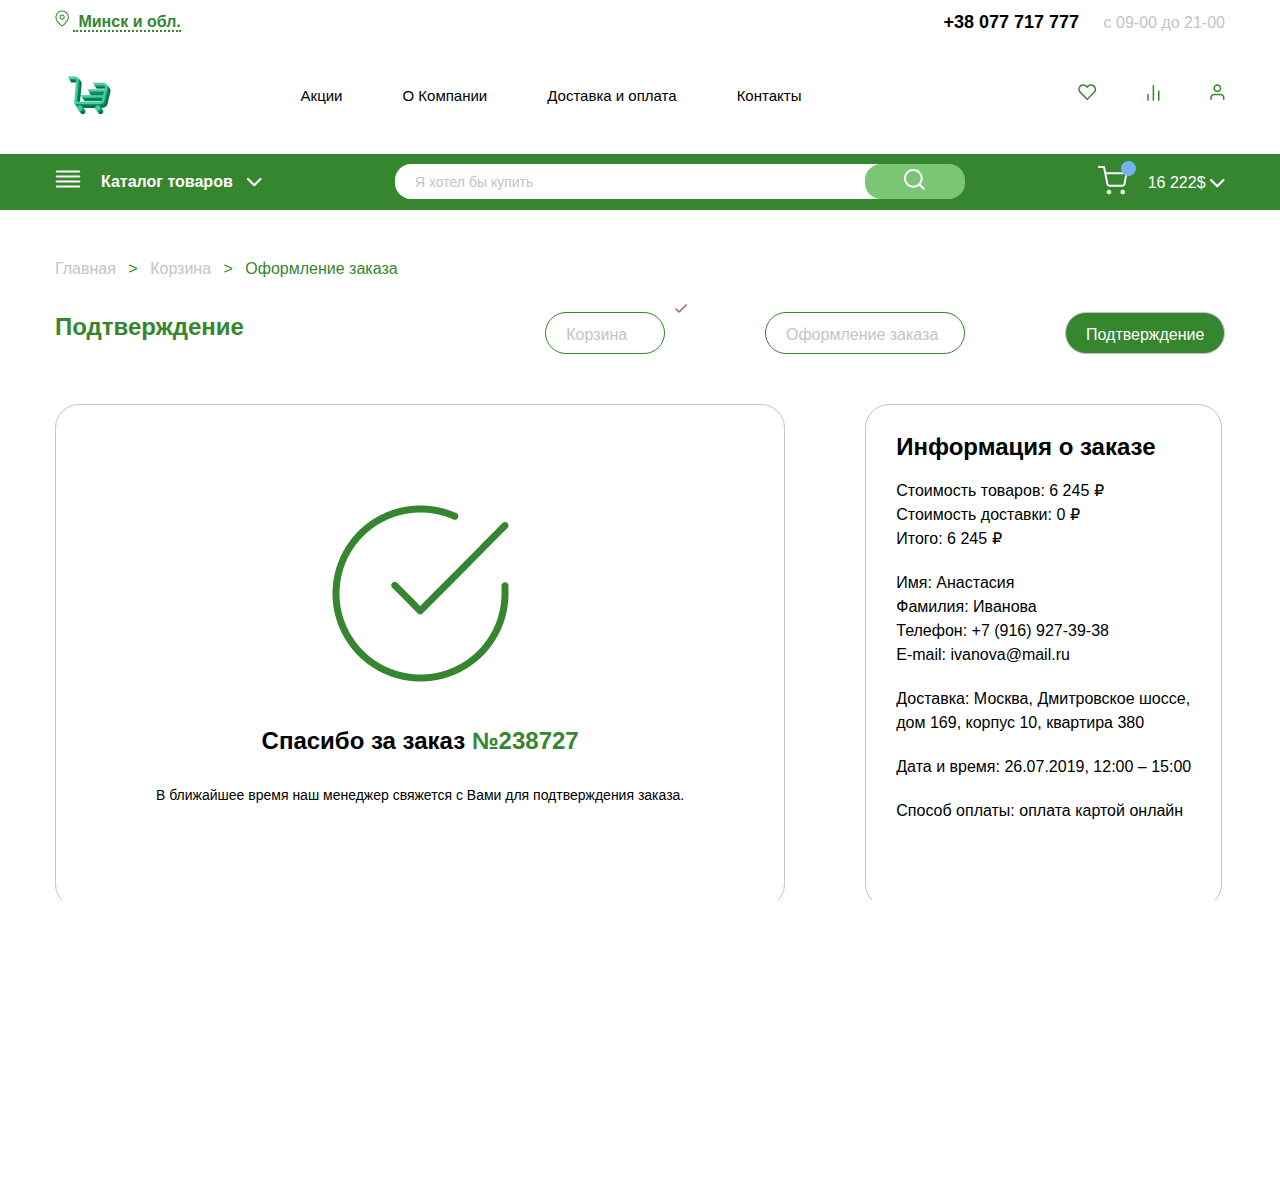
<file: submit.html>
<!DOCTYPE html>
<html lang="ru">
<head>
    <meta charset="UTF-8">
    <meta name="viewport" content="width=device-width, initial-scale=1.0">
    <title>Submit</title>
    <link rel="preconnect" href="https://fonts.gstatic.com">
    <link href="https://fonts.googleapis.com/css2?family=Poppins:wght@400;500;700&display=swap" rel="stylesheet">
    <link rel="stylesheet" href="css/libs.min.css">
    <link rel="stylesheet" href="css/style.min.css">
</head>
<body>
    <header class="header"> 
        <div class="container">

        <div class="header__contacts">
                <div class="header__contacts-logo">
                    <a href="index.html">
                        <img src="img/main/logo.png" alt="logo" width="90px">
                    </a>
                </div>
                <div class="header__contacts-gps">
                    <div class="contacts-gps">
                        <a href="#">
                            <img src="img/main/Gps.png" alt="gps">
                        </a>
                        <span class="contacts-city">
                            Минск и обл.
                        </span>
                    </div>
                </div>
                <div class="header__contacts-info">
                    <a class="contacts-telephone" href="tel:+38 077 777 777">+38 077 717 777</a>
                        <span class="contacts-time">
                            c 09-00 до 21-00 
                        </span>
                    </a>
                </div>
               
        </div>

        <div class="header__main">
                <div class="header__main-logo">
                    <a href="index.html">
                        <img src="img/main/logo.png" alt="logo" width="90px">
                    </a>
                </div>

                 <div class="header__main-menu">
                    <ul class="menu__list">
                        <li><a href="compare.html">Акции</a></li>
                        <li><a href="favorites.html">О Компании</a></li>
                        <li><a href="card.html">Доставка и оплата</a></li>
                        <li><a href="registration.html">Контакты</a></li>
                    </ul>
                </div>

                <div class="header__main-icons">
                    <div class="header__icon">
                        <a class="heart" href="#">
                            <img src="img/main/heart.png" alt="heart">
                        </a>
                    </div>
                    <div class="header__icon">
                        <a class="status" href="#">
                            <img src="img/main/status.png" alt="status">
                        </a>
                    </div>
                    <div class="header__icon">
                        <a class="user" data-fancybox data-src="#modal" href="javascript:;">
                            <img src="img/main/user.png" alt="user">
                        </a>
                    </div>
                </div> 

        </div> 
      </div>

        <div class="header__btn-menu">
            <ul class="btn-menu__list">
                <li>
                    <a href="index.html">
                        <img src="img/main/btn-menu__list/main.svg" alt="main">
                    </a>
                </li>
                <li>
                    <a href="favorites.html">
                        <img src="img/main/btn-menu__list/favorites.svg" alt="favorites">
                    </a>
                </li>
                <li>
                    <a href="registration.html">
                        <img src="img/main/btn-menu__list/user.svg" alt="user">
                    </a>
                </li>
                <li>
                    <a href="basket-page.html">
                        <img src="img/main/btn-menu__list/basket.svg" alt="basket">
                    </a>
                </li>
                <li class="button-list">
                    <a href="#">
                        <img src="img/main/btn-menu__list/menu.svg" alt="menu">
                    </a>
                </li>
            </ul>
            <div class="header-menu__list">
                <div class="header-menu__logo">
                    <div class="header__contacts-logo">
                        <a href="index.html">
                            <img src="img/main/logo.png" alt="logo" width="90px">
                        </a>
                    </div>
                    <div class="header__contacts-info">
                        <a class="contacts-telephone" href="tel:+38 077 777 777">+38 077 717 777</a>
                        </a>
                    </div>
                </div>

                <div class="indication__header-menu-1025px">
                    Меню
                </div>

                <ul class="header-menu__sked">
                    <li>
                        <img src="img/main/heart.png" alt="heart">
                        <a class="favorites-color" href="#">Избранное</a>
                    </li>
                    <li><a href="#">Категории товаров</a></li>
                    <li><a href="#">Акции</a></li>
                    <li><a href="#">О компании</a></li>
                    <li><a href="#">Доставка</a></li>
                    <li><a href="#">Оплата</a></li>
                    <li><a href="#">Контакты</a></li>
                    <li><a href="#">Специальные предложения</a></li>
                    <li>
                        <img src="img/main/Gps.png" alt="heart">
                        <a class="city-link"  href="#">Москва и МО</a>
                    </li>
                    
                </ul>

                <div class="header-menu-social">
                    <ul class="header-menu-link">
                        <li>
                            <a class="menu-link-instagramm" href="#">
                                <img src="img/main/footer/inst.svg" alt="inst">
                            </a>
                        </li>
                        <li>
                            <a class="menu-link-facebook" href="#">
                                <img src="img/main/footer/facebook.svg" alt="facebook">
                            </a>
                        </li>
                        <a class="menu-link-vk" href="#">
                                <li><img src="img/main/footer/vk.svg" alt="vk">
                            </a>
                        </li>
                        <a class="menu-link-whatsup" href="#">
                                <li><img src="img/main/footer/viber.svg" alt="whatsapp">
                            </a>
                        </li>
                    </ul>
                </div>

            </div>
        </div>

         <div class="navigation"> 
                <div class="container">
                  <div class="header__navigation">
                   <div class="header__navigation-menu">   
                    <div class="header__navigation-items">
                        <div class="items__burger">
                            <a class="item__burger-menu" href="#">
                                <img src="img/main/burger-menu.png" alt="item__burger">
                            </a>
                        </div>
                        <div class="items__catalog">
                            <a href="category.html">
                                Каталог товаров
                                <span class="items__arrow">
                                    <img src="img/main/arrow-down.png" alt="arrow-down">
                                </span>
                            </a>
                        </div>
                    </div> 

                    <div class="navigation-drop__down">
                          <ul>
                            <li><a class="icon-emblem" href="page.html"><strong>Акции</strong></a></li>
                            <li><a class="icon-emblem2" href="submit.html"><strong>Новинки</strong></a></li>
                            <li><a class="icon-emblem3" href="cabinet.html">Овощи и фрукты</a></li>
                            <li><a class="icon-emblem4" href="#">Молочная продукция</a></li>
                            <li><a class="icon-emblem5" href="#">Хлеб и сладости</a></li>
                            <li><a class="icon-emblem6" href="#">Бакалея</a></li>
                            <li><a class="icon-emblem7" href="#">Мясо, рыба, птица</a></li>
                            <li><a class="icon-emblem8" href="#">Заморозка</a></li>
                            <li><a class="icon-emblem9" href="#">Чай, кофе, какао</a></li>
                            <li><a class="icon-emblem10" href="#">Напитки</a></li>
                            <li><a class="icon-emblem11" href="#">Дом и офис</a></li>
                            <li><a class="icon-emblem12" href="#">Красота и здоровье</a></li>
                            <li><a class="icon-emblem13" href="#">Детям и мамам</a></li>
                            <li><a class="icon-emblem14" href="#">Другое</a></li>
                          </ul> 
                    </div>
                 </div>

                 <div class="header__navigation-form">
                        <form>
                            <input type="text" placeholder="Я хотел бы купить" required>   
                            <button type="submit">
                                <img src="img/main/search.png" alt="search">
                            </button>
                        </form>
                 </div>

                <div class="header__basket-box">
                    <div class="header__navigation-buy">
                            <a class="basket" href="basket-page.html">
                                <img src="img/main/busket.png" alt="basket">
                            </a>
                                <div class="price">16 222$
                                    <span>
                                        <a href="#">
                                            <img src="img/main/arrow-down.png" alt="arrow">
                                        </a>
                                    </span>
                                </div>
                    </div> 
                    <div class="basket__menu">
                       <div class="basket__item">
                         <ul>
                            <li>
                                <a class="delete-img" href="#">
                                    <img src="img/main/delete.svg" alt="delete">
                               </a>
                               <a class="milk" href="#">
                                  <img src="img/main/busket__menu/milk.svg" alt="condensed_milk">
                                </a>
                                <span>Молоко...</span>
                                <div class="menu-btn__choice">
                                    <a href="#">
                                         <img class="minus" src="img/main/busket__menu/minus.png" alt="minus">
                                        <span>1</span>
                                    </a>
                                    <a href="#">
                                         <img class="plus" src="img/main/busket__menu/plus.png" alt="plus">
                                    </a>
                                </div>
                                <div class="basket__menu-price">
                                    76 <sup>00</sup>
                                </div>    
                            </li>
                            <li>
                                <a class="delete-img" href="#">
                                    <img src="img/main/delete.svg" alt="delete">
                               </a>
                               <a class="milk" href="#">
                                  <img src="img/main/busket__menu/milk_dom.svg" alt="milk_dom">
                                </a>
                                <span>Молоко...</span>
                                <div class="menu-btn__choice">
                                    <a href="#">
                                         <img class="minus" src="img/main/busket__menu/minus.png" alt="minus">
                                        <span>1</span>
                                    </a>
                                    <a href="#">
                                         <img class="plus" src="img/main/busket__menu/plus.png" alt="plus">
                                    </a>
                                </div>
                                <div class="basket__menu-price">
                                    97 <sup>00</sup>
                                </div>    
                            </li>
                            <li>
                                <a class="delete-img" href="#">
                                    <img src="img/main/delete.svg" alt="delete">
                               </a>
                               <a class="milk" href="#">
                                  <img src="img/main/busket__menu/milk_bottle.svg" alt="milk_bottle">
                                </a>
                                <span>Молоко...</span>
                                <div class="menu-btn__choice">
                                    <a href="#">
                                         <img class="minus" src="img/main/busket__menu/minus.png" alt="minus">
                                        <span>1</span>
                                    </a>
                                    <a href="#">
                                         <img class="plus" src="img/main/busket__menu/plus.png" alt="plus">
                                    </a>
                                </div>
                                <div class="basket__menu-price">
                                    136 <sup>00</sup>
                                </div>    
                            </li>
                            <li>
                                <a class="delete-img" href="#">
                                    <img src="img/main/delete.svg" alt="delete">
                               </a>
                               <a class="milk" href="#">
                                  <img src="img/main/busket__menu/chocolate.svg" alt="chocolate">
                                </a>
                                <span>Шоколад...</span>
                                <div class="menu-btn__choice">
                                    <a href="#">
                                         <img class="minus" src="img/main/busket__menu/minus.png" alt="minus">
                                        <span>1</span>
                                    </a>
                                    <a href="#">
                                         <img class="plus" src="img/main/busket__menu/plus.png" alt="plus">
                                    </a>
                                </div>
                                <div class="basket__menu-price">
                                    76 <sup>00</sup>
                                </div>    
                            </li>
                            <li>
                                <a class="delete-img" href="#">
                                    <img src="img/main/delete.svg" alt="delete">
                               </a>
                               <a class="milk" href="#">
                                  <img src="img/main/busket__menu/cheese.svg" alt="cheese">
                                </a>
                                <span>Сыр...</span>
                                <div class="menu-btn__choice">
                                    <a href="#">
                                         <img class="minus" src="img/main/busket__menu/minus.png" alt="minus">
                                        <span>1</span>
                                    </a>
                                    <a href="#">
                                         <img class="plus" src="img/main/busket__menu/plus.png" alt="plus">
                                    </a>
                                </div>
                                <div class="basket__menu-price">
                                    97 <sup>00</sup>
                                </div>    
                            </li>
                            <li>
                                <a class="delete-img" href="#">
                                    <img src="img/main/delete.svg" alt="delete">
                               </a>
                               <a class="milk" href="#">
                                  <img src="img/main/busket__menu/juice.svg" alt="juice">
                                </a>
                                <span>Томатный...</span>
                                <div class="menu-btn__choice">
                                    <a href="#">
                                         <img class="minus" src="img/main/busket__menu/minus.png" alt="minus">
                                        <span>1</span>
                                    </a>
                                    <a href="#">
                                         <img class="plus" src="img/main/busket__menu/plus.png" alt="plus">
                                    </a>
                                </div>
                                <div class="basket__menu-price">
                                    112 <sup>00</sup>
                                </div>    
                            </li>

                        </ul>
                    </div> 
                    <div class="menu__btn">
                        <button class="btn__basket">
                               Оформить заказ
                         </button>
                    </div>   

                     
                    </div>
                </div>           
            </div>        
        </div>
        </div>      

      </div>

    </header>

    <div class="breadcrumbs">
        <div class="container">
            <div class="breadcrumbs__inner">
                <ul class="breadcrumbs__list">
                    <li><a href="#">Главная</a></li>
                    <li class="arrow"> > </li>
                    <li><a href="#">Корзина</a></li>
                    <li class="arrow"> > </li>
                    <li><a href="#">Оформление заказа</a></li>
                </ul>
            </div>
        </div>
    </div>

    <div class="indication">
        <div class="indication__submit-1025px">
            Подтверждение
        </div>
        <div class="container">
       <div class="indication__section"> 
         <div class="indication__section-item">
             <div class="title">
                Подтверждение 
             </div>
         </div>
         <div class="indication__section-change">
             <div class="change-block change-block__green">
                 <div class="word">
                     <a class="done" href="#">Корзина
                    </a>
                    <img src="img/registration/check.png" alt="check">
                 </div>
             </div>
 
             <div class="change-block order-block change-block__green ">
                 <div class="word">
                     <a class="done" href="#">Оформление заказа</a>
                     <!-- <img class="check" src="img/registration/check.png" alt="check"> -->
                 </div> 
             </div>
 
             <div class="change-block confirm-block active">
                 <div class="word">
                     <a href="#">Подтверждение</a>
                 </div> 
             </div>
    
         </div>
 
        </div>
       </div>
    </div>

    <section class="order">
        <div class="container">
          <div class="order-block">
            <div class="order__main">
                <div class="order__main-img">
                    <img src="img/submit/submit.png" alt="submit">
                </div>
                <div class="order__main-title">
                    Спасибо за заказ <span>№238727</span> 
                </div>
                <div class="order__main-text">
                    В ближайшее время наш менеджер свяжется с Вами для подтверждения заказа.
                </div>
            </div>

            <div class="order__info">
                <div class="order__info-title">
                    Информация о заказе
                </div>
                <div class="order__info-calc">
                    Стоимость товаров: 6 245 ₽ <br>
                    Стоимость доставки: 0 ₽
                    <br>
                    Итого: 6 245 ₽ 
                </div>
                <div class="order__info-data">
                    Имя: Анастасия <br>
                    Фамилия: Иванова <br>
                    Телефон: +7 (916) 927-39-38 <br>
                    E-mail: ivanova@mail.ru
                </div>
                <div class="order__info-delivery">
                    Доставка: Москва, Дмитровское шоссе,<br> дом 169, 
                    корпус 10, квартира 380    
                </div>
                <div class="order__info-time">
                    Дата и время: 26.07.2019, 12:00 – 15:00
                </div>
                <div class="order__info-payment">
                    Способ оплаты: оплата картой онлайн
                </div>
            </div>
          </div>   
        </div>
    </section>
  
   <footer>
        <div class="footer__content">
          <div class="container">
              <div class="footer__inner">
  
                  <div class="footer__col">
                      <div class="footer__col-title">О Нас</div>
                      <ul class="footer__col-list">
                          <li><a href="#">Каталог</a></li>
                          <li><a href="#">Акции</a></li>
                          <li><a href="#">Для корпоративных клиентов</a></li>
                          <li><a href="#">Производство</a></li>
                      </ul>
  
                  </div>
                  <div class="footer__col">
                      <div class="footer__col-title">Помощь</div>
                      <ul class="footer__col-list">
                          <li><a href="#">Доставка и оплата</a></li>
                          <li><a href="#">Возврат и обмен</a></li>
                          <li><a href="#">Публичная оферта</a></li>
                          <li><a href="#">Политика конфиденциальности</a></li>
                      </ul>
  
                  </div>
                  <div class="footer__col">
                      <div class="footer__col-title">Контакты</div>
                      <ul class="footer__col-list">
                          <li><a href="#">Самовывоз</a></li>
                          <li><a href="#">Обратная связь</a></li>
                          <li><a href="#">Предзаказ</a></li>
                      </ul>
  
                  </div>
  
  
                  <div class="footer__col">
                      <div class="footer__col-logo">
                          <a href="#">
                              <img src="img/main/logo.png" alt="logo" width="90px">
                          </a>
                      </div>
                      <div class="footer__col-telephone">
                          <a class="contacts-telephone" href="tel:+38 077 777 777">+7(077)-777-77-77</a>
                      </div>
                      <div class="footer__col-social">
                          <ul class="footer__social-link">
                              <li><a class="link-instagramm" 
                                  style="background-image: url(../img/main/footer/inst.svg);"  
                                  href="#"></a></li>
                              <li><a class="link-facebook" 
                                  style="background-image: url(../img/main/footer/facebook.svg);"    
                                  href="#">
                              </a></li>
                              <li><a class="link-vk" style="background-image: url(../img/main/footer/vk.svg);"    
                                  href="#"></a></li>
                              <li><a class="link-whatsapp"style="background-image: url(../img/main/footer/viber.svg);"    
                                  href="#"></a></li>
                          </ul>
                      </div>
                  </div>
              </div>     
          </div>
        </div> 
    </footer>   
    
    <script src="https://ajax.googleapis.com/ajax/libs/jquery/3.4.1/jquery.min.js"></script>
    <script src="js/libs.min.js"></script>
    <script src="js/main.js"></script>
</body>
</html>
</file>
<file: css/libs.min.css>
/*! normalize.css v8.0.1 | MIT License | github.com/necolas/normalize.css */.mfp-image-holder .mfp-content,img.mfp-img,legend{max-width:100%}progress,sub,sup{vertical-align:baseline}.slick-loading .slick-slide,.slick-loading .slick-track{visibility:hidden}.mfp-arrow,.slick-slider{-webkit-tap-highlight-color:transparent}html{line-height:1.15;-webkit-text-size-adjust:100%}body{margin:0}details,main{display:block}h1{font-size:2em;margin:.67em 0}hr{box-sizing:content-box;height:0;overflow:visible}code,kbd,pre,samp{font-family:monospace,monospace;font-size:1em}a{background-color:transparent}abbr[title]{border-bottom:none;text-decoration:underline;text-decoration:underline dotted}b,strong{font-weight:bolder}small{font-size:80%}sub,sup{font-size:75%;line-height:0;position:relative}sub{bottom:-.25em}sup{top:-.5em}img{border-style:none}button,input,optgroup,select,textarea{font-family:inherit;font-size:100%;line-height:1.15;margin:0}button,input{overflow:visible}button,select{text-transform:none}[type=button],[type=reset],[type=submit],button{-webkit-appearance:button}[type=button]::-moz-focus-inner,[type=reset]::-moz-focus-inner,[type=submit]::-moz-focus-inner,button::-moz-focus-inner{border-style:none;padding:0}[type=button]:-moz-focusring,[type=reset]:-moz-focusring,[type=submit]:-moz-focusring,button:-moz-focusring{outline:ButtonText dotted 1px}fieldset{padding:.35em .75em .625em}legend{box-sizing:border-box;color:inherit;display:table;padding:0;white-space:normal}textarea{overflow:auto}[type=checkbox],[type=radio]{box-sizing:border-box;padding:0}[type=number]::-webkit-inner-spin-button,[type=number]::-webkit-outer-spin-button{height:auto}[type=search]{-webkit-appearance:textfield;outline-offset:-2px}[type=search]::-webkit-search-decoration{-webkit-appearance:none}::-webkit-file-upload-button{-webkit-appearance:button;font:inherit}summary{display:list-item}[hidden],template{display:none}.slick-list,.slick-slider,.slick-track{position:relative;display:block}.slick-slider{box-sizing:border-box;-webkit-user-select:none;-moz-user-select:none;-ms-user-select:none;user-select:none;-webkit-touch-callout:none;-khtml-user-select:none;-ms-touch-action:pan-y;touch-action:pan-y}.slick-list{overflow:hidden;margin:0;padding:0}.slick-list:focus{outline:0}.slick-list.dragging{cursor:pointer;cursor:hand}.slick-slider .slick-list,.slick-slider .slick-track{-webkit-transform:translate3d(0,0,0);-moz-transform:translate3d(0,0,0);-ms-transform:translate3d(0,0,0);-o-transform:translate3d(0,0,0);transform:translate3d(0,0,0)}.slick-track{top:0;left:0;margin-left:auto;margin-right:auto}.mfp-bg,.mfp-wrap{position:fixed;top:0;width:100%;left:0}.slick-track:after,.slick-track:before{display:table;content:''}.slick-track:after{clear:both}.slick-slide{display:none;float:left;height:100%;min-height:1px}[dir=rtl] .slick-slide{float:right}.slick-slide img{display:block}.slick-slide.slick-loading img{display:none}.slick-slide.dragging img{pointer-events:none}.slick-initialized .slick-slide{display:block}.slick-vertical .slick-slide{display:block;height:auto;border:1px solid transparent}.slick-arrow.slick-hidden{display:none}.mfp-bg{height:100%;z-index:1042;overflow:hidden;background:#0b0b0b;opacity:.8}.mfp-wrap{height:100%;z-index:1043;outline:0!important;-webkit-backface-visibility:hidden}.mfp-container{text-align:center;position:absolute;width:100%;height:100%;left:0;top:0;padding:0 8px;box-sizing:border-box}.mfp-container:before{content:'';display:inline-block;height:100%;vertical-align:middle}.mfp-align-top .mfp-container:before{display:none}.mfp-content{position:relative;display:inline-block;vertical-align:middle;margin:0 auto;text-align:left;z-index:1045}.mfp-ajax-holder .mfp-content,.mfp-inline-holder .mfp-content{width:100%;cursor:auto}.mfp-ajax-cur{cursor:progress}.mfp-zoom-out-cur,.mfp-zoom-out-cur .mfp-image-holder .mfp-close{cursor:-moz-zoom-out;cursor:-webkit-zoom-out;cursor:zoom-out}.mfp-zoom{cursor:pointer;cursor:-webkit-zoom-in;cursor:-moz-zoom-in;cursor:zoom-in}.mfp-auto-cursor .mfp-content{cursor:auto}.mfp-arrow,.mfp-close,.mfp-counter,.mfp-preloader{-webkit-user-select:none;-moz-user-select:none;user-select:none}.mfp-loading.mfp-figure{display:none}.mfp-hide{display:none!important}.mfp-preloader{color:#CCC;position:absolute;top:50%;width:auto;text-align:center;margin-top:-.8em;left:8px;right:8px;z-index:1044}.mfp-preloader a{color:#CCC}.mfp-preloader a:hover{color:#FFF}.mfp-s-error .mfp-content,.mfp-s-ready .mfp-preloader{display:none}button.mfp-arrow,button.mfp-close{overflow:visible;cursor:pointer;background:0 0;border:0;-webkit-appearance:none;display:block;outline:0;padding:0;z-index:1046;box-shadow:none;touch-action:manipulation}.mfp-figure:after,.mfp-iframe-scaler iframe{box-shadow:0 0 8px rgba(0,0,0,.6);position:absolute}button::-moz-focus-inner{padding:0;border:0}.mfp-close{width:44px;height:44px;line-height:44px;position:absolute;right:0;top:0;text-decoration:none;text-align:center;opacity:.65;padding:0 0 18px 10px;color:#FFF;font-style:normal;font-size:28px;font-family:Arial,Baskerville,monospace}.mfp-close:focus,.mfp-close:hover{opacity:1}.mfp-close:active{top:1px}.mfp-close-btn-in .mfp-close{color:#333}.mfp-iframe-holder .mfp-close,.mfp-image-holder .mfp-close{color:#FFF;right:-6px;text-align:right;padding-right:6px;width:100%}.mfp-counter{position:absolute;top:0;right:0;color:#CCC;font-size:12px;line-height:18px;white-space:nowrap}.mfp-arrow{position:absolute;opacity:.65;margin:-55px 0 0;top:50%;padding:0;width:90px;height:110px}.mfp-arrow:active{margin-top:-54px}.mfp-arrow:focus,.mfp-arrow:hover{opacity:1}.mfp-arrow:after,.mfp-arrow:before{content:'';display:block;width:0;height:0;position:absolute;left:0;top:0;margin-top:35px;margin-left:35px;border:inset transparent}.mfp-arrow:after{border-top-width:13px;border-bottom-width:13px;top:8px}.mfp-arrow:before{border-top-width:21px;border-bottom-width:21px;opacity:.7}.mfp-arrow-left{left:0}.mfp-arrow-left:after{border-right:17px solid #FFF;margin-left:31px}.mfp-arrow-left:before{margin-left:25px;border-right:27px solid #3F3F3F}.mfp-arrow-right{right:0}.mfp-arrow-right:after{border-left:17px solid #FFF;margin-left:39px}.mfp-arrow-right:before{border-left:27px solid #3F3F3F}.mfp-iframe-holder{padding-top:40px;padding-bottom:40px}.mfp-iframe-holder .mfp-content{line-height:0;width:100%;max-width:900px}.mfp-iframe-holder .mfp-close{top:-40px}.mfp-iframe-scaler{width:100%;height:0;overflow:hidden;padding-top:56.25%}.mfp-iframe-scaler iframe{display:block;top:0;left:0;width:100%;height:100%;background:#000}.mfp-figure:after,img.mfp-img{width:auto;height:auto;display:block}img.mfp-img{line-height:0;box-sizing:border-box;padding:40px 0;margin:0 auto}.mfp-figure{line-height:0}.mfp-figure:after{content:'';left:0;top:40px;bottom:40px;right:0;z-index:-1;background:#444}.mfp-figure small{color:#BDBDBD;display:block;font-size:12px;line-height:14px}.mfp-figure figure{margin:0}.mfp-bottom-bar{margin-top:-36px;position:absolute;top:100%;left:0;width:100%;cursor:auto}.mfp-title{text-align:left;line-height:18px;color:#F3F3F3;word-wrap:break-word;padding-right:36px}.mfp-gallery .mfp-image-holder .mfp-figure{cursor:pointer}@media screen and (max-width:800px) and (orientation:landscape),screen and (max-height:300px){.mfp-img-mobile .mfp-image-holder{padding-left:0;padding-right:0}.mfp-img-mobile img.mfp-img{padding:0}.mfp-img-mobile .mfp-figure:after{top:0;bottom:0}.mfp-img-mobile .mfp-figure small{display:inline;margin-left:5px}.mfp-img-mobile .mfp-bottom-bar{background:rgba(0,0,0,.6);bottom:0;margin:0;top:auto;padding:3px 5px;position:fixed;box-sizing:border-box}.mfp-img-mobile .mfp-bottom-bar:empty{padding:0}.mfp-img-mobile .mfp-counter{right:5px;top:3px}.mfp-img-mobile .mfp-close{top:0;right:0;width:35px;height:35px;line-height:35px;background:rgba(0,0,0,.6);position:fixed;text-align:center;padding:0}}@media all and (max-width:900px){.mfp-arrow{-webkit-transform:scale(.75);transform:scale(.75)}.mfp-arrow-left{-webkit-transform-origin:0;transform-origin:0}.mfp-arrow-right{-webkit-transform-origin:100%;transform-origin:100%}.mfp-container{padding-left:6px;padding-right:6px}}
</file>
<file: css/style.min.css>
html{-webkit-box-sizing:border-box;box-sizing:border-box}*,*::before,*::after{-webkit-box-sizing:inherit;box-sizing:inherit}a{display:inline-block;text-decoration:none}html,body{height:100%;overflow-x:hidden;position:relative}::-webkit-scrollbar{width:12px;height:12px}::-webkit-scrollbar-track{background:rgba(25,195,19,0.1);border-radius:12px}::-webkit-scrollbar-thumb{background:#35862E;border-radius:12px}ul,li{margin:0;padding:0;list-style:none}body{font-family:'ProximaNova-Regular', sans-serif;font-weight:400;font-size:16px;line-height:24px;color:#000;outline:none}.container{max-width:1200px;margin:0 auto;padding:0 15px}.icon-emblem{position:relative;padding-left:15px;background-image:url(../img/main/menu__list/stocks.svg);background-repeat:no-repeat;padding-left:42px}.icon-emblem2{position:relative;padding-left:15px;background-image:url(../img/main/menu__list/news.svg);background-repeat:no-repeat;padding-left:42px}.icon-emblem3{position:relative;padding-left:15px;background-image:url(../img/main/menu__list/vegetables.svg);background-repeat:no-repeat;padding-left:42px}.icon-emblem4{position:relative;padding-left:15px;background-image:url(../img/main/menu__list/milkproduct.svg);background-repeat:no-repeat;padding-left:42px}.icon-emblem5{position:relative;padding-left:15px;background-image:url(../img/main/menu__list/breadandsweets.svg);background-repeat:no-repeat;padding-left:42px}.icon-emblem6{position:relative;padding-left:15px;background-image:url(../img/main/menu__list/grocery_store.svg);background-repeat:no-repeat;padding-left:42px}.icon-emblem7{position:relative;padding-left:15px;background-image:url(../img/main/menu__list/meat_fish.svg);background-repeat:no-repeat;padding-left:42px}.icon-emblem8{position:relative;padding-left:15px;background-image:url(../img/main/menu__list/freezing.svg);background-repeat:no-repeat;padding-left:42px}.icon-emblem9{position:relative;padding-left:15px;background-image:url(../img/main/menu__list/tea_coffee.svg);background-repeat:no-repeat;padding-left:42px}.icon-emblem10{position:relative;padding-left:15px;background-image:url(../img/main/menu__list/drinks.svg);background-repeat:no-repeat;padding-left:42px}.icon-emblem11{position:relative;padding-left:15px;background-image:url(../img/main/menu__list/house_office.svg);background-repeat:no-repeat;padding-left:42px}.icon-emblem12{position:relative;padding-left:15px;background-image:url(../img/main/menu__list/beautyandhealth.svg);background-repeat:no-repeat;padding-left:42px}.icon-emblem13{position:relative;padding-left:15px;background-image:url(../img/main/menu__list/childrenandmam.svg);background-repeat:no-repeat;padding-left:42px}.icon-emblem14{position:relative;padding-left:15px;background-image:url(../img/main/menu__list/some.svg);background-repeat:no-repeat;padding-left:42px}.breadcrumbs{line-height:27px}.breadcrumbs__inner{padding:45px 0 30px}.breadcrumbs__list{color:#35862E}.breadcrumbs__list li{display:inline-block;position:relative}.breadcrumbs__list li+li{padding-left:8px}.breadcrumbs__list li:last-child a,.breadcrumbs__list li:last-child span{color:#35862E}.breadcrumbs__list li a{color:#C4C4C4}.slick-next.slick-arrow{font-size:0px}.slick-prev.slick-arrow{font-size:0px}@font-face{font-family:'ProximaNova-Regular', sans-serif;src:url("../fonts/ProximaNova-Regular.woff2") format("woff2"),url("../fonts/ProximaNova-Regular.woff") format("woff2");font-display:swap}.header__contacts{margin-top:10px;display:-webkit-box;display:-ms-flexbox;display:flex;-webkit-box-pack:justify;-ms-flex-pack:justify;justify-content:space-between;height:24px;-webkit-box-align:center;-ms-flex-align:center;align-items:center}.header__contacts-logo{display:none}.header__contacts .contacts-city{padding-left:5px;color:#35862E;font-weight:600;border-bottom:2px dotted #35862E}.header__contacts .header__contacts-info .contacts-telephone{font-size:18px;font-weight:600;color:#000}.header__contacts .header__contacts-info .contacts-time{padding-left:20px;color:#C4C4C4;font-weight:400}.header__main{height:60px;margin:30px 0;display:-webkit-box;display:-ms-flexbox;display:flex;-webkit-box-pack:justify;-ms-flex-pack:justify;justify-content:space-between}.header__main-logo{margin-left:-11px}.header__main-menu{margin-top:20px}.header__main-menu .menu__list{display:-webkit-box;display:-ms-flexbox;display:flex;-webkit-box-pack:justify;-ms-flex-pack:justify;justify-content:space-between}.header__main-menu .menu__list li{display:inline-block;font-size:15px;padding-right:60px}.header__main-menu .menu__list li+li{padding-right:60px}.header__main-menu .menu__list li a{color:#000}.header__main-icons{margin-top:20px;display:-webkit-box;display:-ms-flexbox;display:flex;-webkit-box-pack:justify;-ms-flex-pack:justify;justify-content:space-between}.header__main-icons .header__icon{padding-left:50px}.header__btn-menu{display:none;position:relative}.header-menu__list{display:none}ul.btn-menu__list{display:-webkit-box;display:-ms-flexbox;display:flex;-webkit-box-pack:justify;-ms-flex-pack:justify;justify-content:space-between}ul.btn-menu__list li{padding-top:10px;cursor:pointer;margin-right:10px;width:60px;text-align:center}ul.btn-menu__list li:nth-child(5){margin-right:0px}ul.btn-menu__list li:hover{background-color:#489e40;-webkit-transition:.3s;-o-transition:.3s;transition:.3s}.navigation{background-color:#35862E;height:56px}.navigation .header__navigation{display:-webkit-box;display:-ms-flexbox;display:flex;-webkit-box-pack:justify;-ms-flex-pack:justify;justify-content:space-between}.navigation .header__navigation-items{display:-webkit-box;display:-ms-flexbox;display:flex;-webkit-box-pack:justify;-ms-flex-pack:justify;justify-content:space-between;margin-top:16px}.navigation .header__navigation-items .items__burger{padding-right:20px}.navigation .header__navigation-items .items__catalog a{color:#fff;font-weight:600}.navigation .header__navigation-items .items__catalog a span{padding-left:10px}.navigation .header__navigation-menu{position:relative;height:60px}.navigation .header__navigation-menu:hover .navigation-drop__down{height:auto;border-width:1px;overflow:auto}.navigation .header__navigation-menu .navigation-drop__down{width:270px;height:630px;border-radius:10px;-webkit-box-shadow:0px 1px 5px rgba(15,14,14,0.25);box-shadow:0px 1px 5px rgba(15,14,14,0.25);position:absolute;top:52px;left:-16px;background-color:#fff;z-index:2;-webkit-transition:all .3s;-o-transition:all .3s;transition:all .3s;height:0;overflow:hidden}.navigation .header__navigation-menu .navigation-drop__down li{padding:10px 0 10px 20px;border-bottom:1px solid #35862E}.navigation .header__navigation-menu .navigation-drop__down li:hover{background-color:#c6e9cde0}.navigation .header__navigation-menu .navigation-drop__down li:last-child{border-bottom:none}.navigation .header__navigation-menu .navigation-drop__down a{font-size:14px;color:#4F4F4F}.navigation .header__navigation-menu .navigation-drop__down a:hover{color:#35862E}.navigation .header__navigation-form{width:570px;margin:0 auto;padding-top:10px;position:relative}.navigation .header__navigation-form input{padding-left:20px;display:block;max-width:562px;width:100%;border:none;border-radius:16px;height:35px;font-size:14px;font-weight:500;outline:none;color:#35862E}.navigation .header__navigation-form input:focus{border:1px solid #7BC674}.navigation .header__navigation-form input::-webkit-input-placeholder{color:#C4C4C4}.navigation .header__navigation-form input::-moz-placeholder{color:#C4C4C4}.navigation .header__navigation-form input:-ms-input-placeholder{color:#C4C4C4}.navigation .header__navigation-form input::-ms-input-placeholder{color:#C4C4C4}.navigation .header__navigation-form input::placeholder{color:#C4C4C4}.navigation .header__navigation-form button{position:absolute;background-color:#7BC674;right:0;top:10px;width:100px;height:35px;border-radius:16px;border:none;outline:none;cursor:pointer}.navigation .header__navigation-form button:focus{border:1px solid #7BC674}.navigation .header__navigation-form button:active{background:#35862E;border:1px solid #35862E}.navigation .header__navigation-buy{margin-top:12px;display:-webkit-box;display:-ms-flexbox;display:flex;-webkit-box-pack:justify;-ms-flex-pack:justify;justify-content:space-between}.navigation .header__navigation-buy .basket{padding-right:20px;position:relative}.navigation .header__navigation-buy .basket::after{content:'';color:#fff;font-size:13px;position:absolute;width:15px;height:15px;background-color:#73B1F4;border-radius:50%;top:-5px;left:23px}.navigation .header__navigation-buy .price{color:#fff;padding-top:5px}.navigation .header__basket-box{z-index:2;position:relative}.navigation .header__basket-box:hover .basket__menu{height:auto;overflow:auto}.navigation .header__basket-box .basket__menu{position:absolute;top:52px;left:-160px;width:300px;height:0;overflow:hidden;background-color:white;border-bottom-left-radius:12px}.navigation .header__basket-box .basket__menu .basket__item li{padding:0 10px;border-bottom:1px solid #35862E;display:-webkit-box;display:-ms-flexbox;display:flex}.navigation .header__basket-box .basket__menu .basket__item li .delete-img{padding-top:20px}.navigation .header__basket-box .basket__menu .basket__item li span{width:80px;margin-top:20px}.navigation .header__basket-box .basket__menu .basket__item li .menu-btn__choice{padding-top:19px;padding-left:10px}.navigation .header__basket-box .basket__menu .basket__item li .menu-btn__choice a:hover,.navigation .header__basket-box .basket__menu .basket__item li .menu-btn__choice a:active{color:#000}.navigation .header__basket-box .basket__menu .basket__item li .basket__menu-price{color:#35862E;font-weight:600;padding-top:20px;padding-left:25px}.navigation .header__basket-box .basket__menu .basket__item-price{color:#35862E}.navigation .header__basket-box .menu__btn{text-align:center}.navigation .header__basket-box .menu__btn .btn__basket{background-color:#578f53;color:#fff;margin:20px 0;margin-left:20px;width:140px;height:30px;border-radius:20px;border:none;cursor:pointer;font-size:14px}.navigation .header__basket-box .menu__btn .btn__basket:hover{-webkit-transition:0.7s;-o-transition:0.7s;transition:0.7s;background-color:#A46195}.main__background{background-image:url(../img/main/mainimg/header-desktop.jpeg);background-repeat:no-repeat;background-size:cover;background-position:center;min-height:730px;position:relative}.main__background-text{position:absolute;top:197px;right:256px;width:322.34px;height:331.64px;background:#2e6929;opacity:0.85;border-radius:20px;-webkit-transform:rotate(-30deg);-ms-transform:rotate(-30deg);transform:rotate(-30deg)}.main__background-text h2{padding-top:70px;padding-left:70px;-webkit-transform:rotate(30deg);-ms-transform:rotate(30deg);transform:rotate(30deg);width:300px;line-height:40px;top:282px;right:102px;color:#fff;font-size:31px;font-weight:600}@media screen and (min-device-pixel-ratio: 2) and (min-width: 320px), screen and (-webkit-min-device-pixel-ratio: 2) and (min-width: 320px), screen and (-o-min-device-pixel-ratio: 2/1) and (min-width: 320px), screen and (min-resolution: 192dpi) and (min-width: 320px), screen and (min-resolution: 2dppx) and (min-width: 320px){.main__background{background-image:url("../img/main/mainimg/header-mobile@2x.jpg")}}@media screen and (min-device-pixel-ratio: 3) and (min-width: 320px), screen and (-webkit-min-device-pixel-ratio: 3) and (min-width: 320px), screen and (-o-min-device-pixel-ratio: 3/1) and (min-width: 320px), screen and (min-resolution: 288dpi) and (min-width: 320px), screen and (min-resolution: 3dppx) and (min-width: 320px){px .main__background{background-image:url("../img/main/mainimg/header-mobile@3x.jpg")}}@media screen and (min-width: 768px){.main__background{background-image:url("../img/main/mainimg/header-tablet.jpg")}}@media screen and (min-device-pixel-ratio: 2) and (min-width: 768px), screen and (-webkit-min-device-pixel-ratio: 2) and (min-width: 768px), screen and (-o-min-device-pixel-ratio: 2/1) and (min-width: 768px), screen and (min-resolution: 192dpi) and (min-width: 768px), screen and (min-resolution: 2dppx) and (min-width: 768px){.main__background{background-image:url("../img/main/mainimg/header-tablet@2x.jpg")}}@media screen and (min-device-pixel-ratio: 3) and (min-width: 768px), screen and (-webkit-min-device-pixel-ratio: 3) and (min-width: 768px), screen and (-o-min-device-pixel-ratio: 3/1) and (min-width: 768px), screen and (min-resolution: 288dpi) and (min-width: 768px), screen and (min-resolution: 3dppx) and (min-width: 768px){.main__background{background-image:url("../img/main/mainimg/header-tablet@3x.jpg")}}@media screen and (min-width: 1200px){.main__background{padding-top:200px;padding-bottom:200px;background-image:url("../img/main/mainimg/header-desktop.jpeg")}}@media screen and (min-device-pixel-ratio: 2) and (min-width: 1200px), screen and (-webkit-min-device-pixel-ratio: 2) and (min-width: 1200px), screen and (-o-min-device-pixel-ratio: 2/1) and (min-width: 1200px), screen and (min-resolution: 192dpi) and (min-width: 1200px), screen and (min-resolution: 2dppx) and (min-width: 1200px){.main__background{background-image:url("../img/main/mainimg/header-desktop@2x.jpg")}}@media screen and (min-device-pixel-ratio: 3) and (min-width: 1200px), screen and (-webkit-min-device-pixel-ratio: 3) and (min-width: 1200px), screen and (-o-min-device-pixel-ratio: 3/1) and (min-width: 1200px), screen and (min-resolution: 288dpi) and (min-width: 1200px), screen and (min-resolution: 3dppx) and (min-width: 1200px){.main__background{background-image:url("../img/main/mainimg/header-desktop@3x.jpg")}}.items{margin-top:10px}.items__title{font-size:19px;color:#C4C4C4;margin-bottom:30px}.items__main{display:-webkit-box;display:-ms-flexbox;display:flex;-ms-flex-wrap:wrap;flex-wrap:wrap}.items__main-block{margin-left:25px;margin-bottom:30px;text-align:center;padding-top:30px;width:170px;height:170px;border-radius:12px;border:2px solid #C4C4C4;background-color:#fff}.items__main-block:hover{background-color:#77df8ce0;color:#fff;-webkit-transition:1s;-o-transition:1s;transition:1s}.items__main-text{padding-top:10px;color:#4F4F4F;font-weight:600;font-size:14px}.product__stock{padding:30px 0}.product__stock-block{padding-bottom:20px;display:-webkit-box;display:-ms-flexbox;display:flex;-webkit-box-pack:justify;-ms-flex-pack:justify;justify-content:space-between}.product__stock-block .block-stock__title{color:#C4C4C4;font-size:24px}.product__stock-block .block-showMore{display:-webkit-box;display:-ms-flexbox;display:flex}.product__stock-block .block-showMore .show-all{font-weight:600;color:#000;padding-right:50px;margin-top:-2px}.product__stock-block .block-showMore .show-controls{display:-webkit-box;display:-ms-flexbox;display:flex}.product__stock-block .block-showMore .show-controls .left{padding-right:22px}.product__stock-block .block-showMore .show-controls .left a{background-image:url(../img/main/left-arrow.png);background-repeat:no-repeat}.category__objects{padding-top:25px;display:-webkit-box;display:-ms-flexbox;display:flex}.category__objects .object{margin:0 5px;padding:10px;width:170px;border:2px solid #e5e3e3;border-radius:10px}.category__objects .object .sale{color:#fff;text-align:center;font-size:13px;width:75px;height:20px;background-color:#CB433A;border-radius:10px;border-bottom-left-radius:0px}.category__objects .object .compare__sale{background-color:#F36A1C}.category__objects .object .compare__sale-none{background-color:#fff}.category__objects .object .orange_hit{background-color:#F36A1C}.category__objects .object .blue_new{background-color:#73B1F4}.category__objects .object .img{padding-top:20px;padding-left:20px;text-align:center}.category__objects .object .data{padding-top:10px;display:-webkit-box;display:-ms-flexbox;display:flex;-ms-flex-pack:distribute;justify-content:space-around;color:#C4C4C4}.category__objects .object .text{padding-left:10px;padding-top:5px;font-size:14px}.category__objects .object .price{padding-left:10px;padding-top:11px;font-weight:600}.category__objects .object .price span{font-size:13px;padding-left:5px;font-weight:400;color:#C4C4C4}.category__objects .object .price .rub{padding-left:10px}.category__objects .object button.busket{display:-webkit-box;display:-ms-flexbox;display:flex;margin-top:17px;margin-left:10px;width:130px;outline:none;height:30px;background-color:#A46195;text-align:center;border-radius:20px;border:none;cursor:pointer}.category__objects .object button.busket img{padding-left:7px;padding-top:2px}.category__objects .object button.busket .text{color:#fff;margin-top:0px;margin-left:3px}.compare__objects{padding-top:25px;display:-webkit-box;display:-ms-flexbox;display:flex}.compare__objects .object{margin:0 5px;padding:10px;width:190px;border:2px solid #e5e3e3;border-radius:10px}.compare__objects .object .sale{color:#fff;text-align:center;font-size:13px;width:75px;height:20px;background-color:#CB433A;border-radius:10px;border-bottom-left-radius:0px}.compare__objects .object .compare__sale{background-color:#F36A1C}.compare__objects .object .compare__sale-none{background-color:#fff}.compare__objects .object .orange_hit{background-color:#F36A1C}.compare__objects .object .blue_new{background-color:#73B1F4}.compare__objects .object .img{padding-top:20px;text-align:center}.compare__objects .object .data{padding-top:10px;display:-webkit-box;display:-ms-flexbox;display:flex;-ms-flex-pack:distribute;justify-content:space-around;color:#C4C4C4}.compare__objects .object .text{padding-left:10px;padding-top:5px;font-size:14px}.compare__objects .object .price{padding-left:10px;padding-top:11px;font-weight:600}.compare__objects .object .price span{font-size:13px;padding-left:5px;font-weight:400;color:#C4C4C4}.compare__objects .object .price .rub{padding-left:10px}.compare__objects .object button.busket{display:-webkit-box;display:-ms-flexbox;display:flex;margin-top:17px;margin-left:10px;width:130px;outline:none;height:30px;background-color:#A46195;text-align:center;border-radius:20px;border:none;cursor:pointer}.compare__objects .object button.busket img{padding-left:7px;padding-top:2px}.compare__objects .object button.busket .text{color:#fff;margin-top:0px;margin-left:3px}.favorites__objects{padding-top:25px;display:-webkit-box;display:-ms-flexbox;display:flex}.favorites__objects .object{margin:0 5px;padding:10px;width:190px;border:2px solid #e5e3e3;border-radius:10px}.favorites__objects .object .sale{color:#fff;text-align:center;font-size:13px;width:75px;height:20px;background-color:#CB433A;border-radius:10px;border-bottom-left-radius:0px}.favorites__objects .object .compare__sale{background-color:#F36A1C}.favorites__objects .object .compare__sale-none{background-color:#fff}.favorites__objects .object .orange_hit{background-color:#F36A1C}.favorites__objects .object .blue_new{background-color:#73B1F4}.favorites__objects .object .img{padding-top:20px;text-align:center}.favorites__objects .object .data{padding-top:10px;display:-webkit-box;display:-ms-flexbox;display:flex;-ms-flex-pack:distribute;justify-content:space-around;color:#C4C4C4}.favorites__objects .object .text{padding-left:10px;padding-top:5px;font-size:14px}.favorites__objects .object .price{padding-left:10px;padding-top:11px;font-weight:600}.favorites__objects .object .price span{font-size:13px;padding-left:5px;font-weight:400;color:#C4C4C4}.favorites__objects .object .price .rub{padding-left:10px}.favorites__objects .object button.busket{display:-webkit-box;display:-ms-flexbox;display:flex;margin-top:17px;margin-left:10px;width:130px;outline:none;height:30px;background-color:#A46195;text-align:center;border-radius:20px;border:none;cursor:pointer}.favorites__objects .object button.busket img{padding-left:7px;padding-top:2px}.favorites__objects .object button.busket .text{color:#fff;margin-top:0px;margin-left:3px}.product__objects{padding-top:25px;display:-webkit-box;display:-ms-flexbox;display:flex;position:relative}.product__objects .slick-prev.slick-arrow{position:absolute;top:-44px;right:28px;cursor:pointer;height:20px;border:none;outline:none;background-repeat:no-repeat;background-color:white;background-image:url(../img/main/left-arrow.png)}.product__objects .slick-next.slick-arrow{position:absolute;top:-44px;right:7px;cursor:pointer;height:20px;border:none;outline:none;background-repeat:no-repeat;background-color:white;background-image:url(../img/main/right-arrow.png)}.product__objects .object{margin:0 5px;padding:10px;width:170px;height:390px;border:2px solid #e5e3e3;border-radius:10px}.product__objects .object .sale{color:#fff;text-align:center;font-size:13px;width:75px;height:20px;background-color:#CB433A;border-radius:10px;border-bottom-left-radius:0px}.product__objects .object .compare__sale{background-color:#F36A1C}.product__objects .object .compare__sale-none{background-color:#fff}.product__objects .object .orange_hit{background-color:#F36A1C}.product__objects .object .blue_new{background-color:#73B1F4}.product__objects .object .img{padding-top:20px;padding-left:20px;text-align:center}.product__objects .object .data{padding-top:10px;display:-webkit-box;display:-ms-flexbox;display:flex;-ms-flex-pack:distribute;justify-content:space-around;color:#C4C4C4}.product__objects .object .text{padding-left:10px;padding-top:5px;font-size:14px;margin-bottom:10px}.product__objects .object .price{padding-left:10px;padding-top:11px;font-weight:600}.product__objects .object .price span{padding-left:5px;font-weight:400;color:#C4C4C4}.product__objects .object .price .rub{padding-left:20px}.product__objects .object button.busket{display:-webkit-box;display:-ms-flexbox;display:flex;margin-top:30px;margin-left:20px;width:130px;outline:none;height:30px;background-color:#A46195;text-align:center;border-radius:20px;border:none;cursor:pointer}.product__objects .object button.busket img{padding-left:7px;padding-top:2px}.product__objects .object button.busket .text{color:#fff;margin-top:0px;margin-left:3px}.slick-dots{display:none !important}.product__stock-block{position:relative}.product__stock-pictures .pictures{padding-right:30px}.product__slider-inner .slick-prev.slick-arrow{position:absolute;top:-44px;right:28px;cursor:pointer;height:20px;border:none;outline:none;background-repeat:no-repeat;background-color:white;background-image:url(../img/main/left-arrow.png)}.product__slider-inner .slick-next.slick-arrow{position:absolute;top:-44px;right:7px;cursor:pointer;height:20px;border:none;outline:none;background-repeat:no-repeat;background-color:white;background-image:url(../img/main/right-arrow.png)}.about{max-width:770px;margin-left:auto;margin-right:auto;padding-bottom:40px;text-align:center}.about .about__company-title{text-transform:uppercase;font-weight:600;font-size:21px;line-height:36px;padding-bottom:10px}.about .about__company-online{font-weight:400;font-size:18px;line-height:25px;padding-bottom:30px}.about .about__company-text{text-align:left}.about .about__advantages{padding:50px 0;display:-webkit-box;display:-ms-flexbox;display:flex;-ms-flex-pack:distribute;justify-content:space-around}.about .about__advantages-block{padding-right:20px}.about .about__advantages .advantages-img img{width:90px;height:90px;border-radius:40%;background-color:rgba(250,221,221,0.81)}.about .about__advantages .last-child{padding-right:0px}.about .about__advantages .advantages-title{font-weight:700;padding:10px 0}.about .about__advantages .advantages-text{font-size:14px;line-height:18px}.about button.more{background-color:#A46195;color:#fff;margin-top:20px;margin-left:20px;width:130px;height:30px;text-align:center;border-radius:20px;border:none;cursor:pointer}.about button.more:hover{-webkit-transition:0.7s;-o-transition:0.7s;transition:0.7s;background-color:#578f53}.choise__block{display:-webkit-box;display:-ms-flexbox;display:flex;-webkit-box-pack:justify;-ms-flex-pack:justify;justify-content:space-between;-ms-flex-wrap:wrap;flex-wrap:wrap}.choise__block-title{font-size:24px;line-height:32px;color:#35862E;font-weight:600}.choise__block .choise__block-menu{overflow:hidden;background-color:#fff;color:#35862E;border-radius:24px}.choise__block .choise__block-menu a{float:left;font-size:16px;color:#35862E;text-align:center;padding:14px 16px;text-decoration:none}.choise__block .list__main{float:left;overflow:hidden}.choise__block .list__main .dropbtn{cursor:pointer;font-size:16px;border:none;outline:none;color:#35862E;padding:14px 16px;background-color:inherit;font-family:inherit;margin:0}.choise__block .list__main .dropbtn img{padding-right:5px}.choise__block .dropdown-content{display:none;position:absolute;background-color:#f9f9f9;min-width:230px;-webkit-box-shadow:0px 8px 16px 0px rgba(0,0,0,0.2);box-shadow:0px 8px 16px 0px rgba(0,0,0,0.2);z-index:1;border-radius:24px;border-top:none}.choise__block .dropdown-content a{float:none;color:black;padding:12px 16px;text-decoration:none;display:block;text-align:left}.choise__block .dropdown-content a img{padding-right:10px}.choise__block .dropdown-content a:hover{background-color:#ddd}.choise__block .show{display:block}.category button.more{background-color:#A46195;color:#fff;margin:20px 0;margin-left:20px;width:130px;height:30px;text-align:center;border-radius:20px;border:none;cursor:pointer}.category button.more:hover{-webkit-transition:0.7s;-o-transition:0.7s;transition:0.7s;background-color:#578f53}.category-block{display:-webkit-box;display:-ms-flexbox;display:flex;-webkit-box-pack:justify;-ms-flex-pack:justify;justify-content:space-between;-ms-flex-wrap:wrap;flex-wrap:wrap}.category-block .category__aside{height:1100px;margin-top:50px;padding:20px 0 0 0;border-radius:10px;-webkit-box-shadow:0px 1px 5px rgba(15,14,14,0.25);box-shadow:0px 1px 5px rgba(15,14,14,0.25);min-width:330px}.category-block .category__aside-divide{padding-bottom:10px;border-bottom:2px solid #E0E0E0}.category-block .category__aside-divide ul{padding-left:30px;padding-bottom:12px}.category-block .category__aside-divide ul a{color:#4F4F4F}.category-block .category__aside-divide ul a:active{color:#35862E}.category-block .category__aside-divide ul li{padding-left:30px;padding-top:10px}.category-block .category__aside-divide ul li a::before{content:'\2022';font-size:20px;color:#C4C4C4;padding-right:6px}.category-block .category__aside-divide ul li a::before:active{color:#35862E}.category-block .category__aside .title{padding-left:30px;padding-bottom:14px;font-size:18px;font-weight:600}.category-block .category__aside .spec{padding-top:20px}.category-block .category__aside .brand{padding-top:20px}.category-block .category__aside .input{display:block;padding-left:30px}.category-block .category__aside .input li{padding-bottom:10px}.category-block .category__aside .brand__input{overflow-y:scroll;width:300px;height:230px}.category-block .category__aside .btn{padding-top:30px;text-align:center}.category-block .category__aside .btn button{border:none;cursor:pointer;color:#35862E;background-color:white;border-bottom:2px dotted #35862E}.category-block .category__aside .btn button::before{content:'X'}.category__navigation{text-align:center}.navigation-arrows{padding-top:20px}.navigation-arrows ul li{display:inline;padding-left:31px}.navigation-arrows ul li a{color:#000}.navigation-arrows ul li a:active{color:#35862E}.footer__content{margin:40px 0;border-top:2px solid #C4C4C4}.footer__content .footer__inner{padding-top:20px;display:-webkit-box;display:-ms-flexbox;display:flex;-webkit-box-pack:justify;-ms-flex-pack:justify;justify-content:space-between}.footer__content .footer__inner .footer__col-title{text-transform:uppercase;line-height:17px;padding-bottom:20px}.footer__content .footer__inner .footer__col-list li{padding-bottom:10px}.footer__content .footer__inner .footer__col-list li a{color:#000}.footer__content .footer__inner .footer__col-list li a:hover{color:#35862E;text-decoration:underline}.footer__content .footer__inner .footer__col-logo{text-align:center;margin-top:-12px}.footer__content .footer__inner .footer__col-telephone{text-align:center}.footer__content .footer__inner .footer__col-telephone a{color:#35862E;font-size:18px;line-height:22px;font-weight:700}.footer__content .footer__inner .footer__col-social .footer__social-link{display:-webkit-box;display:-ms-flexbox;display:flex;margin-top:20px}.footer__content .footer__inner .footer__col-social .footer__social-link li{width:40px;height:40px;border-radius:50%;-webkit-box-shadow:0px 1px 5px rgba(0,0,0,0.25);box-shadow:0px 1px 5px rgba(0,0,0,0.25);padding-left:10px;padding-top:10px;margin-right:10px}.footer__content .footer__inner .footer__col-social .footer__social-link li:nth-child(2){padding-left:14px}.footer__content .footer__inner .footer__col-social .footer__social-link li:nth-child(3){padding-left:7px;padding-top:15px}.footer__content .footer__inner .footer__col-social .footer__social-link li:hover,.footer__content .footer__inner .footer__col-social .footer__social-link li:active{-webkit-transition:0.5s;-o-transition:0.5s;transition:0.5s;background-color:#c2d9c2}.footer__content .footer__inner .footer__col-social .footer__social-link a{width:32px;height:32px;background-repeat:no-repeat}.footer__content .footer__inner .footer__col-social .footer__social-link a+a{margin-left:7px}.food__block{display:-webkit-box;display:-ms-flexbox;display:flex;-webkit-box-pack:justify;-ms-flex-pack:justify;justify-content:space-between}.food__block-title583{display:none}.food__block-descr{width:570px;height:345px;border-radius:10px;-webkit-box-shadow:0px 1px 5px rgba(15,14,14,0.25);box-shadow:0px 1px 5px rgba(15,14,14,0.25);padding:20px}.food__block-descr .desc-title .title{text-align:center;font-size:22px;line-height:32px;font-weight:600;color:#35862E}.food__block-descr .desc-title .art{padding-top:20px;color:#C4C4C4;text-align:right}.food__block-descr .desc-option{padding-top:60px;display:-webkit-box;display:-ms-flexbox;display:flex;-webkit-box-pack:justify;-ms-flex-pack:justify;justify-content:space-between;color:#C4C4C4}.food__block-descr .desc-option .price{color:#000;font-weight:600;font-size:41px}.food__block-descr .desc-option .price span{font-size:18px;font-weight:400;color:#C4C4C4}.food__block-descr .desc-option .btn button{background-color:#A46195;color:#fff;width:130px;height:32px;text-align:center;border-radius:20px;border:none;cursor:pointer}.food__block-descr .desc-option .btn button:hover{-webkit-transition:0.7s;-o-transition:0.7s;transition:0.7s;background-color:#578f53}.food__block-descr .minimum{color:#C4C4C4;font-size:22px;padding-top:20px}.food__block-descr .pictures{margin-top:10px;padding-top:30px;border-top:2px solid #C4C4C4}.food__block-descr .pictures .images{display:-webkit-box;display:-ms-flexbox;display:flex;-webkit-box-pack:justify;-ms-flex-pack:justify;justify-content:space-between}.info__choice{border-bottom:2px solid #C4C4C4;display:-webkit-box;display:-ms-flexbox;display:flex;-webkit-box-pack:center;-ms-flex-pack:center;justify-content:center;padding-bottom:20px}.info__choice-btn{padding-left:30px;font-weight:600;font-size:18px;position:relative}.info__choice a{color:#000;cursor:pointer}.info__choice .active{color:#35862E}.info__choice .active .border__bottom{width:91px;height:6px;position:absolute;bottom:-22px;border-bottom:3px solid #35862E;border-radius:3px}.tab-item{display:none}.tab-item:first-child{display:block}.info__text{padding:0 10px;text-align:center;padding-bottom:20px}.info__options{display:-webkit-box;display:-ms-flexbox;display:flex;-webkit-box-pack:justify;-ms-flex-pack:justify;justify-content:space-between}.info__options .title{padding-bottom:20px;font-size:24px;line-height:32px;font-weight:600}.info__options-about,.info__options-composition{width:50%}.info__options .about-block,.info__options .about-condition,.info__options .composition-value{padding-bottom:30px}.info__options .about-block .desc,.info__options .about-condition .desc,.info__options .composition-value .desc{display:-webkit-box;display:-ms-flexbox;display:flex;-webkit-box-pack:justify;-ms-flex-pack:justify;justify-content:space-between;border-bottom:1px solid #C4C4C4;padding:5px 0}.info__options .about-block .desc:nth-last-child(1),.info__options .about-condition .desc:nth-last-child(1),.info__options .composition-value .desc:nth-last-child(1){border-bottom:none}.info__options .about-block .desc-item,.info__options .about-condition .desc-item,.info__options .composition-value .desc-item{-webkit-box-flex:0;-ms-flex:0 0 50%;flex:0 0 50%}.info__options .about-block .desc-value,.info__options .about-condition .desc-value,.info__options .composition-value .desc-value{text-align:left}.info__options .about-block .desc a,.info__options .about-condition .desc a,.info__options .composition-value .desc a{color:#35862E}.info__options .info__options-composition{border-left:1px solid #C4C4C4;padding-left:30px;margin-left:30px}.info__comments{border:1px solid #C4C4C4;border-radius:14px;padding:0 20px}.info__comments-block{border-bottom:1px solid #C4C4C4;padding:13px 0}.info__comments-block:nth-last-child(1){border-bottom:none}.info__comments .comments-user{display:-webkit-box;display:-ms-flexbox;display:flex;-webkit-box-pack:justify;-ms-flex-pack:justify;justify-content:space-between}.info__comments .comments-user .title{font-size:18px;font-weight:700;color:#35862E}.info__comments .comments-descr{display:-webkit-box;display:-ms-flexbox;display:flex;-webkit-box-pack:justify;-ms-flex-pack:justify;justify-content:space-between}.info__comments .comments-descr .date{color:#C4C4C4;padding-left:20px}.btn-comment{text-align:center}.btn-comment button{margin:20px 0;background-color:#A46195;color:#fff;width:130px;height:32px;border-radius:20px;border:none;font-size:14px;cursor:pointer}.btn-comment button:hover{-webkit-transition:0.7s;-o-transition:0.7s;transition:0.7s;background-color:#578f53}.indication{padding-bottom:50px}.indication__cabinet__1025px,.indication__compare-1025px,.indication__favorites-1025px,.indication__registration-1025px,.indication__submit-1025px,.indication__header-menu-1025px{display:none}.indication .indication__section{display:-webkit-box;display:-ms-flexbox;display:flex;-webkit-box-pack:justify;-ms-flex-pack:justify;justify-content:space-between;position:relative}.indication .indication__section__1025px{display:none}.indication .indication__section .indication__compare-item{display:-webkit-box;display:-ms-flexbox;display:flex}.indication .indication__section .indication__compare-item .indication__section-item--arrows{display:-webkit-box;display:-ms-flexbox;display:flex;position:absolute;top:0px;right:10px}.indication .indication__section .indication__compare-item .indication__section-item--arrows .right{cursor:pointer;padding-left:30px}.indication .indication__section .indication__compare-item .indication__section-item--arrows .left{cursor:pointer}.indication .indication__section .title{font-size:24px;line-height:30px;font-weight:600;color:#35862E}.indication .indication__section .title span{padding-left:10px;font-size:14px;font-weight:400}.indication .indication__section-change{display:-webkit-box;display:-ms-flexbox;display:flex}.indication .indication__section-change .change-block{margin-left:100px;width:120px;height:30px;border:1px solid #C4C4C4;background-color:#fff;padding:20px;text-align:center;border-radius:24px;cursor:pointer}.indication .indication__section-change .change-block .word{position:relative}.indication .indication__section-change .change-block .word img{position:relative;top:-27px;left:43px}.indication .indication__section-change .change-block:hover{-webkit-transition:0.7s;-o-transition:0.7s;transition:0.7s;background-color:#35862E;color:#fff}.indication .indication__section-change .change-block__green{border:1px solid #35862E}.indication .indication__section-change .order-block{width:200px;position:relative}.indication .indication__section-change .confirm-block{width:160px}.indication .indication__section-change .word{margin-top:-10px;color:#fff}.indication .indication__section-change a{color:#C4C4C4}.indication .indication__section-change a:hover{color:#fff}.indication .indication__section .change-block.active{background-color:#35862E;position:relative;color:#fff}.indication .indication__section .change-block.active a{color:#fff}.basket-blocks{display:-webkit-box;display:-ms-flexbox;display:flex;-webkit-box-pack:justify;-ms-flex-pack:justify;justify-content:space-between}.basket-blocks .basket-tables{border:1px solid #C4C4C4;border-radius:12px;-webkit-box-shadow:0px 1px 5px rgba(15,14,14,0.25);box-shadow:0px 1px 5px rgba(15,14,14,0.25);padding:20px;width:350px;height:400px}.basket-blocks .tables__input form{position:relative}.basket-blocks .tables__input input{min-width:300px;height:30px;padding:20px;border:1px solid #C4C4C4;border-radius:24px;color:#35862E}.basket-blocks .tables__input button{position:absolute;top:1px;right:0px;background-color:#35862E;border-radius:24px;border:none;width:75px;height:40px;cursor:pointer}.basket-blocks .tables__score{padding-top:30px}.basket-blocks .tables__score-min{font-size:17px}.basket-blocks .tables__score-min span{color:#35862E;font-weight:600}.basket-blocks .tables__score-line{padding-top:20px;display:-webkit-box;display:-ms-flexbox;display:flex}.basket-blocks .tables__score-line .toddler{margin-left:10px;margin-top:5px;width:270px;height:6px;background-color:#C4C4C4;border-radius:12px}.basket-blocks .tables__score-line .toddler::after{content:'';display:block;width:170px;height:6px;background-color:#35862E;border-radius:12px}.basket-blocks .tables__score-text{text-align:center;color:#C4C4C4}.basket-blocks .tables__total-text{padding:30px 0;text-align:center;font-size:24px;color:#35862E;font-weight:600}.basket-blocks .tables__total-text span{color:#000}.basket-blocks .tables__total-button{text-align:center;padding-bottom:20px}.basket-blocks .tables__total-button button{background-color:#C4C4C4;border-radius:24px;border:none;color:#fff;width:160px;height:40px;cursor:pointer}.basket-blocks .tables__clean{text-align:center}.basket-blocks .tables__clean span{color:#C4C4C4;font-size:17px;padding-left:5px}.basket-chosen{border:1px solid #C4C4C4;border-radius:12px;padding:20px 40px}.basket-chosen li{display:-webkit-box;display:-ms-flexbox;display:flex;-webkit-box-pack:justify;-ms-flex-pack:justify;justify-content:space-between;padding-bottom:10px}.basket-chosen li .delete-img{margin-top:15px;padding-right:11px}.basket-chosen li .art{color:#C4C4C4}.basket-chosen li .piece{color:#C4C4C4}.basket-chosen li .price{font-size:26px;font-weight:600;color:#35862E}.basket-chosen li .btn__choice{padding-left:30px;display:-webkit-box;display:-ms-flexbox;display:flex}.basket-chosen li .num{padding:0 10px;margin-top:5px;font-size:22px}.basket__navigation-arrows{padding-top:30px;text-align:center}.registration__block{display:-webkit-box;display:-ms-flexbox;display:flex;-webkit-box-pack:justify;-ms-flex-pack:justify;justify-content:space-between}.registration__block-data{width:100%}.registration__block .personal__data .title{font-size:18px;color:#000;font-weight:600;padding-bottom:20px}.registration__block .personal__data .form__user form{display:-webkit-box;display:-ms-flexbox;display:flex;-ms-flex-wrap:wrap;flex-wrap:wrap}.registration__block .personal__data .form__user form .block-user{padding-right:40px}.registration__block .personal__data .form__user form .form__user-name{padding-bottom:20px}.registration__block .personal__data .form__user form .form__user-telephone{padding-bottom:20px}.registration__block .personal__data .form__user form .heading{font-size:14px;padding-bottom:5px;padding-left:25px}.registration__block .personal__data .form__user form input{width:370px;height:40px;border-radius:24px;border:1px solid #C4C4C4;padding-left:20px;outline:none}.registration__block .personal__data .form__user form input:focus{border:1px solid #35862E;color:#35862E}.registration__block .personal__data .form__user form input:active{border:1px solid #35862E}.registration__block .delivery__method{padding-top:40px}.registration__block .delivery__method .title{font-size:18px;color:#000;font-weight:600;padding-bottom:20px}.registration__block .delivery__method .method-text{margin-left:30px}.registration__block .delivery__method .method-input form{display:-webkit-box;display:-ms-flexbox;display:flex}.registration__block .delivery__method .method-input__block{width:170px;height:40px;border-radius:24px;border:1px solid #C4C4C4}.registration__block .delivery__method .method-input__block:last-child{margin-left:20px}.registration__block .delivery__method .method-input input{margin-top:12px;margin-left:30px}.registration__block .delivery__method .method-input input[type="checkbox"]{background-color:red}.registration__block .delivery__method .method-input span{margin-left:5px}.registration__block .delivery__address{padding-top:40px}.registration__block .delivery__address .title{font-size:18px;color:#000;font-weight:600;padding-bottom:20px}.registration__block .delivery__address .address form{display:-webkit-box;display:-ms-flexbox;display:flex;font-size:14px}.registration__block .delivery__address .address form .address-block{margin-left:40px}.registration__block .delivery__address .address form .address-block:first-child{margin-left:0}.registration__block .delivery__address .address form .address-block .address-text{margin-left:14px}.registration__block .delivery__address .address form .address-block__data{display:-webkit-box;display:-ms-flexbox;display:flex;padding-left:40px}.registration__block .delivery__address .address form #city{width:370px;height:40px;border-radius:24px;border:1px solid #C4C4C4;margin-left:0px}.registration__block .delivery__address .address form #corpuse{width:70px;height:40px;border-radius:24px;border:1px solid #C4C4C4}.registration__block .delivery__address .address form #flat{width:70px;height:40px;border-radius:24px;border:1px solid #C4C4C4}.registration__block .delivery__address .address form #intercom{width:70px;height:40px;border-radius:24px;border:1px solid #C4C4C4}.registration__block .delivery__address .address form #entrance{width:70px;height:40px;border-radius:24px;border:1px solid #C4C4C4}.registration__block .delivery__address .address form input{padding-left:20px;outline:none}.registration__block .delivery__address .address form input:focus{border:1px solid #35862E;color:#35862E}.registration__block .delivery__address .address form input:active{border:1px solid #35862E}.registration__block .delivery__address .address .address__choice{padding-top:20px;margin-left:20px}.registration__block .delivery__address .address .address__choice a{color:#35862E;border-bottom:1px dotted #35862E}.registration__block .date__time{padding-top:40px}.registration__block .date__time .title{font-size:18px;color:#000;font-weight:600;padding-bottom:20px}.registration__block .date__time .date__calendar-block{display:-webkit-box;display:-ms-flexbox;display:flex;-ms-flex-wrap:wrap;flex-wrap:wrap}.registration__block .date__time .date__calendar .word{padding-left:20px;padding-bottom:20px}.registration__block .date__time .date__block{padding-left:30px;padding-top:120px}.registration__block .date__time .date__block .word{text-align:center}.registration__block .date__time .date-input__block{margin-top:20px;width:170px;height:40px;border-radius:24px;border:1px solid #C4C4C4}.registration__block .date__time .date-input__block input{margin-top:13px;margin-left:30px}.registration__block .date__time .date-input__block span{margin-left:5px}.registration__block .payment{padding-top:40px}.registration__block .payment .title{font-size:18px;color:#000;font-weight:600;padding-bottom:20px}.registration__block .payment .payment__method{padding-top:10px;padding-left:20px}.registration__block .payment .payment__method .payment-text{font-size:14px;font-weight:400;margin-left:20px}.registration__block .payment .payment__method .payment-card{display:-webkit-box;display:-ms-flexbox;display:flex}.registration__block .payment .payment__method .payment-card .payment-card__input--two{margin-left:30px}.registration__block .payment .payment__method .payment-card__input{font-size:14px;font-weight:400;width:370px;padding-top:9px;padding-left:50px;height:40px;border-radius:24px;border:1px solid #C4C4C4;outline:none}.registration__block .comment{padding-top:40px}.registration__block .comment .title{font-size:18px;color:#000;font-weight:600;padding-bottom:20px}.registration__block .comment .comment-text{padding-left:20px}.registration__block .comment textarea{border-radius:24px;border:1px solid #C4C4C4;outline:none;padding-left:20px;padding-top:20px;color:#35862E;resize:none;width:100%;max-width:750px}.registration__block .comment .text{padding-top:30px;padding-left:20px;color:#C4C4C4}.registration__block-total{border-radius:24px;border:1px solid #C4C4C4;width:300px;height:250px;text-align:center;padding:20px 0}.registration__block-total .total__number{padding-bottom:20px;font-size:24px;color:#35862E;font-weight:600}.registration__block-total .total__number span{color:#000}.registration__block-total .cost__item{padding:20px 0;border-bottom:1px solid #C4C4C4;border-top:1px solid #C4C4C4}.registration__block-total .cost__item span{font-size:16px;color:#35862E;font-weight:600}.registration__block-total .button__done{margin-top:30px}.registration__block-total .button__done button{background-color:#35862E;width:160px;height:35px;border-radius:16px;border:none;outline:none;cursor:pointer;color:#fff}.registration__block-total .button__done button:hover{border:1px solid #7BC674}.order-block{display:-webkit-box;display:-ms-flexbox;display:flex}.order__main{max-width:770px;border-radius:24px;border:1px solid #C4C4C4;padding:100px;text-align:center}.order__main-title{padding-top:40px;padding-bottom:30px;font-size:24px;font-weight:600}.order__main-title span{color:#35862E}.order__main-text{font-size:14px}.order__info{margin-left:80px;border-radius:24px;border:1px solid #C4C4C4;max-width:3630px;padding:30px}.order__info-title{font-weight:600;font-size:24px;padding-bottom:20px}.order__info-calc{padding-bottom:20px}.order__info-data{padding-bottom:20px}.order__info-delivery{padding-bottom:20px}.order__info-time{padding-bottom:20px}.compare__blocks{display:-webkit-box;display:-ms-flexbox;display:flex}.compare__blocks-menu{width:370px;height:540px;border-radius:24px;border:1px solid #C4C4C4;padding:50px 30px}.compare__blocks-menu li{padding-bottom:10px}.compare__blocks-menu li a{color:#000}.compare__blocks-menu li a:hover{text-decoration:underline;color:#35862E;-webkit-transition:0.5s;-o-transition:0.5s;transition:0.5s}.compare__blocks-menu .first__word{font-weight:600}.compare__blocks-menu .first__word a:hover{cursor:none;color:#000;font-size:16px;text-decoration:none}.compare__blocks .compare-list__button{border-top:1px solid #C4C4C4;padding-top:20px;text-align:center}.compare__blocks .compare-list__button button{border:none;color:#35862E;outline:none;cursor:pointer;border-bottom:2px dotted #35862E;background:#fff}.compare__blocks .compare-list__button button::before{content:'X';padding-right:5px;color:#A46195}.compare__blocks-about{margin-top:-50px}.compare__blocks-about .information{padding-left:50px}.compare__blocks-about .information .title{text-align:center;font-size:24px;line-height:30px;font-weight:600;padding-bottom:20px}.compare__blocks-about .information-item__list{padding-top:10px;display:-webkit-box;display:-ms-flexbox;display:flex;-webkit-box-pack:justify;-ms-flex-pack:justify;justify-content:space-between;border-bottom:1px solid #C4C4C4}.compare__blocks-about .information-item__list:last-child{border-bottom:none}.compare__blocks-about .information-item__list a{color:#35862E}.compare__blocks-about .information-storage{padding-top:40px}.compare__blocks-about .information-value{padding-top:40px}.compare__blocks-about .information-structure{padding-top:40px;text-align:left}.favorites__blocks{display:-webkit-box;display:-ms-flexbox;display:flex}.favorites__blocks .favorites-blocks-menu{height:auto;max-height:840px}.favorites__blocks .favorites-blocks-menu .favorites-list__menu{border-bottom:1px solid #C4C4C4;padding-bottom:10px}.favorites__blocks .favorites-blocks-menu .favorites-list__menu-category{padding-top:20px;border-bottom:1px solid #C4C4C4}.favorites__blocks .favorites-blocks-menu .favorites-list__menu-category li{cursor:pointer}.favorites__blocks .favorites-blocks-menu .favorites-list__menu-category li span{padding-left:10px}.favorites__blocks .favorites-blocks-menu .favorites-list__menu-category .brand{font-weight:600;font-size:17px;background-color:white;color:black;cursor:pointer;padding-bottom:18px;width:100%;border:none;text-align:left;outline:none}.favorites__blocks .favorites-blocks-menu .favorites-list__menu-category .content{display:none;overflow:hidden;background-color:white}.favorites__blocks .favorites-blocks-menu .favorites-list__menu-category .content a{padding-bottom:4px}.favorites__blocks .favorites-blocks-menu .favorites-list__button{padding-top:30px;text-align:center}.favorites__blocks .favorites-blocks-menu .favorites-list__button button{border:none;color:#35862E;outline:none;cursor:pointer;border-bottom:2px dotted #35862E;background-color:white}.favorites__blocks .favorites-blocks-menu .favorites-list__button button::before{content:'X';padding-right:5px;color:#35862E}.favorites__blocks-item .favorites__nav{display:-webkit-box;display:-ms-flexbox;display:flex;-webkit-box-pack:justify;-ms-flex-pack:justify;justify-content:space-between}.favorites__blocks-item .favorites__nav-btn{display:-webkit-box;display:-ms-flexbox;display:flex;padding-left:40px}.favorites__blocks-item .favorites__nav-btn button{margin-right:30px;background-color:#35862E;border-radius:24px;border:none;color:#fff;width:160px;height:40px;cursor:pointer}.favorites__blocks-item .favorites__nav-btn button:hover{background-color:#A46195;-webkit-transition:.5s;-o-transition:.5s;transition:.5s}.favorites__blocks-item .favorites__nav-delete{margin-top:10px;cursor:pointer;color:#C4C4C4}.favorites__blocks-item .favorites__nav-delete span{font-size:19px}.favorites__blocks-item .favorites__navigation button.more{margin:20px 0;background-color:#A46195;color:#fff;width:130px;height:32px;border-radius:20px;border:none;font-size:14px;cursor:pointer}.favorites__blocks-item .favorites__navigation button.more:hover{-webkit-transition:0.7s;-o-transition:0.7s;transition:0.7s;background-color:#578f53}.cabinet__blocks-btns{display:block}.cabinet__blocks-btns .block-btns{display:-webkit-box;display:-ms-flexbox;display:flex}.cabinet__blocks-btns .block-btns button{width:270px;height:60px;color:#000;background-color:white;border-top-left-radius:12px;border-top-right-radius:12px;border:1px solid #C4C4C4;outline:none;cursor:pointer}.cabinet__blocks-btns .btn-exit{padding-left:10%;margin-top:15px;color:#C4C4C4;cursor:pointer}.cabinet__blocks-btns .btn-exit span{border-bottom:2px dotted #C4C4C4}.cabinet__blocks .profile .profile__data{padding:20px 0}.cabinet__blocks .profile .title{font-weight:600;font-size:18px}.cabinet__blocks .profile .profile__data-inputs{padding-top:20px}.cabinet__blocks .profile .profile__data-inputs form{display:-webkit-box;display:-ms-flexbox;display:flex}.cabinet__blocks .profile .profile__data-inputs .profile__input{padding-right:30px}.cabinet__blocks .profile .profile__data-inputs .profile__input .heading{padding-left:15px}.cabinet__blocks .profile .profile__data-inputs .profile__input input{color:#35862E;outline:none;padding-left:20px;border-radius:24px;width:270px;height:40px;border:1px solid #C4C4C4;margin-bottom:20px}.cabinet__blocks .profile .profile-gender .name{padding-left:20px}.cabinet__blocks .profile .profile-gender .profile-gender__male,.cabinet__blocks .profile .profile-gender .profile-user__female{padding-left:20px;border-radius:24px;width:270px;height:40px;border:1px solid #C4C4C4;margin-bottom:20px}.cabinet__blocks .profile .profile-gender .profile-user__female{margin-top:47px}.cabinet__blocks .profile__password{padding-bottom:20px;border-bottom:1px solid #C4C4C4}.cabinet__blocks .profile__password__input .profile-password__new-block{display:-webkit-box;display:-ms-flexbox;display:flex}.cabinet__blocks .profile__password__input .profile-password__repeat{padding-left:30px}.cabinet__blocks .profile__password__input .profile-password__now,.cabinet__blocks .profile__password__input .profile-password__new,.cabinet__blocks .profile__password__input .profile-password__repeat{padding-top:30px}.cabinet__blocks .profile__password__input .profile-password__now .heading,.cabinet__blocks .profile__password__input .profile-password__new .heading,.cabinet__blocks .profile__password__input .profile-password__repeat .heading{padding-left:20px}.cabinet__blocks .profile__password__input .profile-password__now input,.cabinet__blocks .profile__password__input .profile-password__new input,.cabinet__blocks .profile__password__input .profile-password__repeat input{color:#35862E;outline:none;padding-left:20px;border-radius:24px;width:270px;height:40px;border:1px solid #C4C4C4;margin-bottom:20px}.cabinet__blocks .profile__btn{padding-top:20px;text-align:center}.cabinet__blocks .profile__btn button{outline:none;margin-right:30px;background-color:#35862E;border-radius:24px;border:none;color:#fff;width:200px;height:40px;cursor:pointer}.cabinet__blocks .profile__btn button:hover{background-color:#A46195;-webkit-transition:.5s;-o-transition:.5s;transition:.5s}.cabinet__blocks .history .history__list{padding-top:30px}.cabinet__blocks .history .history__list ul li{display:-webkit-box;display:-ms-flexbox;display:flex;-webkit-box-pack:justify;-ms-flex-pack:justify;justify-content:space-between;border-bottom:1px solid #C4C4C4;padding-bottom:20px;padding-top:20px}.cabinet__blocks .history .history__list ul li a{font-weight:600;color:#000}.cabinet__blocks .history .history__list ul li button{margin-top:-10px;cursor:pointer;width:180px;height:40px;outline:none;border-radius:24px;border:1px solid #35862E}.cabinet__blocks .history .history__list ul li .process{color:#35862E}.cabinet__blocks .history .history__list ul li .reapet{color:#fff;background-color:#35862E}.cabinet__blocks .history .history-arrows{text-align:center}.cabinet__blocks .saved .saved__list{padding-top:10px;padding-bottom:110px}.cabinet__blocks .saved .saved__list ul li{padding-left:30px;display:-webkit-box;display:-ms-flexbox;display:flex;-webkit-box-pack:justify;-ms-flex-pack:justify;justify-content:space-between;border-bottom:1px solid #C4C4C4;padding-bottom:20px;padding-top:20px}.cabinet__blocks .saved .saved__list ul li a{font-weight:600;color:#000}.cabinet__blocks .saved .saved__list .place{font-weight:600}#block-btns button.active{background-color:#4aac4a;color:#fff}#modal{display:none}.modal{width:430px;height:470px;border-radius:24px;border:1px solid #C4C4C4}.modal .modal__title{padding-top:30px;padding-bottom:30px;text-align:center;font-weight:600;font-size:24px;color:#35862E}.modal .modal__inputs .data{padding-left:20px}.modal .modal__inputs .pass{padding-top:20px;padding-left:20px}.modal .modal__inputs input{max-width:330px;width:100%;height:40px;padding-left:20px;color:#35862E;outline:none;border-radius:24px;border:1px solid #C4C4C4}.modal a.input__radio{color:#000}.modal .modal__reminder{padding-top:30px;display:-webkit-box;display:-ms-flexbox;display:flex;-ms-flex-wrap:wrap;flex-wrap:wrap;-webkit-box-pack:justify;-ms-flex-pack:justify;justify-content:space-between}.modal .modal__reminder-input span{padding-left:10px}.modal .modal__reminder .forgot__pass{color:#35862E;border-bottom:2px dotted #35862E}.modal .modal__btn{text-align:center;padding-top:50px}.modal .modal__btn button{outline:none;background-color:#35862E;border-radius:24px;border:none;color:#fff;width:200px;height:40px;cursor:pointer}.modal .modal__btn button:hover{background-color:#A46195;-webkit-transition:.5s;-o-transition:.5s;transition:.5s}@media (min-width: 1700px){.main__background-text{top:197px;right:146px}}@media (max-width: 1400px){.main__background-text{top:197px;right:46px}}@media (max-width: 1199px){.pictures__one{max-width:50%}.pictures__two{max-width:50%}.pictures__three{max-width:50%}.product__slider-inner{text-align:center}.product__objects{display:-webkit-box;display:-ms-flexbox;display:flex;-ms-flex-wrap:wrap;flex-wrap:wrap;-webkit-box-flex:0;-ms-flex:0 1 50%;flex:0 1 50%}.order-block{-ms-flex-wrap:wrap;flex-wrap:wrap;-webkit-box-pack:center;-ms-flex-pack:center;justify-content:center;text-align:center}.order__main{margin-bottom:50px}.order__info{margin-bottom:50px;width:100%}.indication .indication__section-change .change-block .word{margin-bottom:-10px}.compare__blocks .compare-list__button{padding-bottom:30px}}@media (max-width: 1125px){.category-block{-webkit-box-pack:center;-ms-flex-pack:center;justify-content:center}.category-block .category__aside{width:100%}.cabinet__blocks .history .history__list ul li{display:block;text-align:left}.cabinet__blocks .history .history__list ul li a{display:-webkit-box;display:-ms-flexbox;display:flex;-webkit-box-pack:justify;-ms-flex-pack:justify;justify-content:space-between;padding-bottom:10px}.cabinet__blocks .history .history__list ul li .address{padding-bottom:10px}.cabinet__blocks .history .history__list ul li .price{padding-bottom:20px;font-weight:600}.compare__blocks{-ms-flex-wrap:wrap;flex-wrap:wrap;-webkit-box-pack:center;-ms-flex-pack:center;justify-content:center}.indication .indication__section .indication__compare-item .indication__section-item--arrows{display:none}.compare__blocks-menu{width:100%;height:auto;text-align:center;margin-bottom:50px;padding:1px 0px;padding-top:0px}.compare-list__menu li,.compare-list__menu favorites-list__menu-category li{border-bottom:2px solid #E0E0E0;padding:13px 0}.compare-list__menu li:nth-child(13){border-bottom:0px}.favorites__blocks .favorites-blocks-menu .favorites-list__menu-category li:nth-child(4){border-bottom:0px}.favorites__blocks .favorites-blocks-menu .favorites-list__button{padding-bottom:30px}.favorites__blocks .favorites-blocks-menu .favorites-list__menu-category .brand{text-align:center;padding-top:20px}.compare__blocks-menu .first__word{background-color:#35862E;padding-top:15px;padding-bottom:10px;border-top-left-radius:20px;border-top-right-radius:20px}.compare__blocks-menu .special__word{border-top-left-radius:0px;border-top-right-radius:0px}.favorites__blocks .favorites-blocks-menu .favorites-list__menu-category{padding-top:0px;border-bottom:0px}.compare__blocks-menu .first__word a{color:#fff}.compare__blocks .compare-list__button{border-top:none}.compare__blocks-about .information{padding-left:0}.favorites__blocks{-ms-flex-wrap:wrap;flex-wrap:wrap;-webkit-box-pack:center;-ms-flex-pack:center;justify-content:center}.favorites__blocks .favorites-blocks-menu{max-height:1100px}.favorites__blocks .favorites-blocks-menu .favorites-list__menu{border-bottom:none}.favorites__blocks-item .favorites__nav-btn{display:none}.favorites__objects{-ms-flex-wrap:wrap;flex-wrap:wrap;-webkit-box-pack:justify;-ms-flex-pack:justify;justify-content:space-between}.favorites__objects .object{margin-bottom:30px}.registration__block{-ms-flex-wrap:wrap-reverse;flex-wrap:wrap-reverse}.registration__block-total{width:100%;margin-bottom:50px}.personal__data .title,.delivery__method .title,.delivery__address .title,.registration__block .delivery__method .method-text,.registration__block .delivery__address .address .address__choice,.registration__block .payment .payment__method .payment-text,.registration__block .date__time .title,.registration__block .payment .title,.registration__block .comment .comment-text,.comment__method form,.registration__block .comment .title{text-align:center}.registration__block .personal__data .form__user form,.registration__block .delivery__method .method-input form,.registration__block .delivery__address .address form,.registration__block .date__time .date__calendar-block,.registration__block .payment .payment__method .payment-card{-webkit-box-pack:center;-ms-flex-pack:center;justify-content:center}.registration__block .delivery__method .method-text,.registration__block .payment .payment__method .payment-text{margin-bottom:20px}.category-product__stock{padding:0}}@media (max-width: 1065px){.basket-blocks{-ms-flex-wrap:wrap-reverse;flex-wrap:wrap-reverse;-webkit-box-pack:center;-ms-flex-pack:center;justify-content:center}.basket-chosen{width:100%}.tables__input,.tables__score-min{display:-webkit-box;display:-ms-flexbox;display:flex;-webkit-box-pack:center;-ms-flex-pack:center;justify-content:center}.tables__score-line{-webkit-box-pack:center;-ms-flex-pack:center;justify-content:center}.basket-blocks .basket-tables{width:100%;margin-bottom:50px}.basket__navigation-arrows{display:none}}@media (max-width: 1024px){.indication__section__1025px,.indication__cabinet__1025px,.indication__compare-1025px,.indication__favorites-1025px,.indication__registration-1025px,.indication__submit-1025px{display:-webkit-box !important;display:-ms-flexbox !important;display:flex !important;-webkit-box-pack:justify;-ms-flex-pack:justify;justify-content:space-between;padding:0 20px;width:100%;height:60px;text-align:center;background-color:#35862E;color:#fff;padding-top:20px;font-size:18px;font-weight:600}.indication__section__1025px .delete__btn,.indication__cabinet__1025px .delete__btn,.indication__compare-1025px .delete__btn,.indication__favorites-1025px .delete__btn,.indication__registration-1025px .delete__btn,.indication__submit-1025px .delete__btn{cursor:pointer}.indication__section-item,.indication .indication__section{display:none}.indication__cabinet{display:block}.breadcrumbs{display:none}.btn-exit{display:none}.cabinet__blocks-btns .block-btns button{width:190px}.cabinet__blocks-btns .block-btns{-webkit-box-pack:center;-ms-flex-pack:center;justify-content:center;-ms-flex-wrap:wrap;flex-wrap:wrap}.cabinet__blocks .profile .title{display:none}}@media (max-width: 1000px){.main__background-text{top:251px}.items__title{text-align:center;color:#000}.items__main{-webkit-box-pack:center;-ms-flex-pack:center;justify-content:center}.about .about__advantages{padding-bottom:0}.about__advantages{-ms-flex-wrap:wrap;flex-wrap:wrap}.about__advantages-block{padding-bottom:50px}.about button.more{width:175px;height:40px;margin-left:0}.food__block{-webkit-box-pack:center;-ms-flex-pack:center;justify-content:center;-ms-flex-wrap:wrap;flex-wrap:wrap}.info{margin-top:50px}.info__options{-ms-flex-wrap:wrap;flex-wrap:wrap;-webkit-box-pack:center;-ms-flex-pack:center;justify-content:center}.info__options .info__options-composition{border-left:none;padding-left:0;margin-left:5px}.info__options-about,.info__options-composition{width:100%}.cabinet__blocks .profile .profile__data-inputs form{display:block;text-align:center}.cabinet__blocks .profile .profile__data-inputs .profile__input input{text-align:center}.cabinet__blocks .profile .profile__data-inputs .profile__input{padding-right:0}.cabinet__blocks .profile .profile__data-inputs{padding-top:0}.profile-password__now,.profile-password__new-block{display:block !important;text-align:center}.cabinet__blocks .profile__password__input .profile-password__now,.cabinet__blocks .profile__password__input .profile-password__new,.cabinet__blocks .profile__password__input .profile-password__repeat{padding-top:0}.cabinet__blocks .profile__password__input .profile-password__repeat{padding-left:0px}.profile__password__input{margin-right:0px}.cabinet__blocks .saved .saved__list ul li{display:block;border:1px solid #C4C4C4;border-radius:12px;margin-bottom:10px;padding-right:20px;-webkit-box-shadow:0px 1px 5px rgba(0,0,0,0.25);box-shadow:0px 1px 5px rgba(0,0,0,0.25)}.cabinet__blocks .saved .saved__list .agree,.cabinet__blocks .saved .saved__list ul li .delete{text-align:right;width:100%}.cabinet__blocks .saved .saved__list .place{padding-bottom:10px}.cabinet__blocks .profile__btn button{margin-right:0px}.order__info{margin-left:0}.footer__inner{-ms-flex-wrap:wrap;flex-wrap:wrap}.footer__col{padding-left:20px}}@media (max-width: 970px){.items__catalog{display:none}}@media (max-width: 910px){.footer__content .footer__inner{-webkit-box-pack:center;-ms-flex-pack:center;justify-content:center}.footer__col{padding-left:50px}.footer__col:nth-child(4){padding-top:70px;padding-left:0}}@media (max-width: 885px){.header__main-icons .header__icon{padding-left:25px}.header__main-menu .menu__list li,.header__main-menu .menu__list li+li{padding-right:30px}.breadcrumbs__list li+li{padding-left:0px}.info__comments .comments-descr .date{text-align:right}.compare__objects{-ms-flex-wrap:wrap;flex-wrap:wrap;-webkit-box-pack:justify;-ms-flex-pack:justify;justify-content:space-between}.compare__objects .object{margin-bottom:40px}.registration__block .delivery__address .address form{-ms-flex-wrap:wrap;flex-wrap:wrap}}@media (max-width: 850px){.registration__block .delivery__address .address form .address-block__data{margin-top:30px}.registration__block .delivery__address .address form .address-block .address-text{text-align:center}.registration__block .delivery__address .address form #city{margin-left:30px}}@media (max-width: 810px){.registration__block .personal__data .form__user form .block-user{padding-right:10px}.registration__block .personal__data .form__user form .heading{text-align:center}.navigation .header__navigation-form{width:480px}}@media (max-width: 779px){.registration__block .personal__data .form__user form .block-data{margin-top:20px}.registration__block .payment .payment__method .payment-card{-ms-flex-wrap:wrap;flex-wrap:wrap}.registration__block .payment .payment__method .payment-card__input{margin-bottom:30px}.registration__block .payment .payment__method .payment-card .payment-card__input--two{margin-left:0}.footer__col:nth-child(3){padding-top:40px;min-width:50%}.footer__col:nth-child(4){padding-top:40px}}@media (max-width: 752px){.main__background{min-height:500px}.main__background-text{top:159px;width:222.34px;height:231.64px}.main__background-text h2{padding-top:57px;padding-left:25px;line-height:36px;top:282px;right:102px;font-size:25px;font-weight:600}.basket-chosen{padding:20px 15px}.basket-chosen li .piece{display:none}.registration__block .date__time .date__block{padding-top:0}.registration__block .date__time .date__calendar .word{text-align:center}.category__objects{-ms-flex-wrap:wrap;flex-wrap:wrap;-webkit-box-pack:center;-ms-flex-pack:center;justify-content:center}.category__objects .object{margin-top:10px}.category button.more{margin-left:0}}@media (max-width: 700px){.header__main,.header__basket-box{display:none}.header__btn-menu{display:block;bottom:0px;position:fixed;width:100%;min-width:360px;height:50px;background-color:#35862E;z-index:3}.header-menu__list{display:none;position:absolute;bottom:50px;height:770px;max-width:700px;width:100%;background-color:#fff}.header-menu__logo{padding:0 30px;background-color:#fff;max-width:700px;width:100%;height:70px;display:-webkit-box;display:-ms-flexbox;display:flex;-webkit-box-pack:justify;-ms-flex-pack:justify;justify-content:space-between}.header-menu__logo .header__contacts-logo{margin-top:0px}.header-menu__logo .header__contacts-info{padding-top:22px}.header-menu__logo .header__contacts-info a{color:#35862E;font-size:20px}.header__contacts{margin-bottom:30px}.header__contacts-logo{display:block;margin-top:25px;margin-left:-20px}.indication__header-menu-1025px{display:-webkit-box !important;display:-ms-flexbox !important;display:flex !important;-webkit-box-pack:justify;-ms-flex-pack:justify;justify-content:space-between;padding:0 20px;width:100%;height:60px;text-align:center;background-color:#35862E;color:#fff;padding-top:20px;font-size:18px;font-weight:600}.header-menu__sked{text-align:center}.header-menu__sked li{padding-top:15px;padding-bottom:15px;border-bottom:1px solid #E0E0E0}.header-menu__sked li:nth-child(9){border-bottom:none}.header-menu__sked li a{color:#000;cursor:pointer}.header-menu__sked li a:hover{color:#35862E}.header-menu__sked li img{padding-right:10px}.header-menu__sked li a.favorites-color{color:#35862E}.header-menu__sked li a.city-link{color:#35862E;border-bottom:1px dotted #35862E}.header-menu-social{padding-top:30px}.header-menu-social .header-menu-link{display:-webkit-box;display:-ms-flexbox;display:flex;-webkit-box-pack:center;-ms-flex-pack:center;justify-content:center}.header-menu-social .header-menu-link li{margin-left:40px}.header-menu-social .header-menu-link li:nth-child(1){margin-left:0px}.footer__col:nth-child(3){padding-top:40px;min-width:54%}.footer__content{padding-bottom:30px}}@media (max-width: 670px){.compare__objects{-webkit-box-pack:center;-ms-flex-pack:center;justify-content:center}.favorites__objects{-webkit-box-pack:center;-ms-flex-pack:center;justify-content:center}}@media (max-width: 652px){.advantages-text{width:300px}.about .about__advantages-block:nth-child(4){margin-left:20px}.pictures__one{max-width:70%}.pictures__two{max-width:70%}.pictures__three{max-width:70%}.basket-chosen li .art{display:none}.basket-chosen li .btn__choice{padding-left:0}.basket-chosen__item .text,.basket-chosen__item .price{margin-top:10px}.basket-chosen__item .text{padding:0 20px;max-width:220px}.footer__col:nth-child(3){min-width:60%}}@media (max-width: 610px){.footer__col{display:none}.footer__col:nth-child(4){display:block}}@media (max-width: 600px){.about .about__advantages-block{padding-right:6px}.cabinet__blocks-btns .block-btns{display:block;text-align:center}.cabinet__blocks-btns .block-btns button{margin-bottom:20px;width:100%;color:#35862E}}@media (max-width: 583px){.items__main-block{width:35%;height:90px;padding-top:0px}.items__main-img img{width:30px;height:80px;padding-bottom:10px}.items__main-text{margin-top:-40px}.about button.more{margin-left:0}.food{padding-top:20px}.food__block-title583{display:block;width:100%;height:60px;background-color:#35862E;color:#fff}.food__block-title583 h4{text-align:center;margin-top:20px;font-size:18px;font-weight:400}.desc-title,.food__block-descr .desc-option,.minimum__desc{display:none}.food__block-descr{height:auto}.food__block-descr .pictures{padding-top:0px;border-top:none}.food__block-descr .minimum{padding-top:0}.info__text{text-align:left}.basket-chosen li .btn__choice{display:none}.basket-chosen__item .text{padding-left:10px}.order__main-title{line-height:33px}}@media (max-width: 530px){.main__background-text{top:212px;width:269.34px;height:80.64px;right:20%;-webkit-transform:rotate(-1deg);-ms-transform:rotate(-1deg);transform:rotate(-1deg)}.main__background-text h2{text-align:center;line-height:28px;padding-left:0;width:270px;padding-top:0;font-size:17px;-webkit-transform:rotate(1deg);-ms-transform:rotate(1deg);transform:rotate(1deg)}.main__background{min-width:320px;min-height:320px}.items__main-text{font-size:12px}.product__stock-block .block-stock__title{font-size:18px}.product__stock-block .block-showMore .show-all{font-size:12px}.choise__block-title{margin-left:25px;margin-bottom:10px}.contacts-time{display:none}.choise__block{-webkit-box-pack:center;-ms-flex-pack:center;justify-content:center}.registration__block .delivery__address .address form .address-block__data{padding-left:0}.registration__block .delivery__address .address form #city{margin-left:0px}}@media (max-width: 480px){.slick-slide img{max-width:300px}.navigation-arrows ul li{padding-left:15px}.info__comments .comments-descr .date{font-size:14px}.basket-chosen__item .text{max-width:170px}.basket-chosen li .price{font-size:20px}.compare__blocks-about .information-item__list a{font-size:14px}.compare__blocks-about .information-storage a{font-size:12px}.compare__blocks-about .information-value a{font-size:12px}}@media (max-width: 430px){.items__main-text{font-size:10px}.product__stock-block .block-showMore .show-all{color:#35862E}.product__stock-block .block-stock__title{font-size:14px}.main__background-text{right:15%}.modal .modal__title{padding-top:10px}.modal .modal__reminder{-webkit-box-pack:center;-ms-flex-pack:center;justify-content:center}.modal__reminder-input{padding-bottom:15px;margin-left:0;margin-right:30px;padding-bottom:10px}.modal .modal__btn{padding-top:30px}.comments-descr .text{font-size:14px}.basket-chosen__item .text{font-size:13px}.registration__block .delivery__address .address form .address-block{margin-left:10px}.registration__block .payment .payment__method .payment-card__input{padding-left:20px}.food__block-title583 h4{font-size:17px}}@media (max-width: 420px){.food__block-title583 h4{margin-top:6px;line-height:24px}.comments-descr .text{font-size:12px}.cabinet__blocks .history .history__list ul li button{width:150px}.compare__blocks-about .information-storage a{font-size:10px}.compare__blocks-about .information-value a{font-size:10px}.registration__block .payment .payment__method .payment-card__input img{width:80px}.product__objects .object{width:60% !important}.slick-slide.slick-current.slick-active{text-align:center}}@media (max-width: 380px){.basket-blocks .tables__score{padding-top:10px}.tables__score-min{font-size:14px !important}.registration__block .personal__data .form__user form input{max-width:270px}.registration__block .delivery__address .address form #city{width:270px}.order__main{width:100%;padding:50px}}@media (max-width: 370px){.items__main-text{font-size:8px}.main__background-text{right:10%}.header__contacts-gps{display:none}.header__main-logo{margin-top:-50px}.basket-chosen li .price{font-size:15px}}@media (max-width: 360px){.product__stock-block .block-stock__title{font-size:12px}.basket-blocks .tables__input input{min-width:247px}.registration__block .delivery__method .method{font-size:14px}.info__options .about-block .desc-item,.info__options .about-condition .desc-item,.info__options .composition-value .desc-item{font-size:14px}.registration__block .payment .payment__method .payment-card__input{font-size:12px}.product__objects .object .price{font-size:13px}.product__objects .object button.busket{margin-left:10px}.info__options .about-block .desc-value,.info__options .about-condition .desc-value,.info__options .composition-value .desc-value{font-size:15px}}@media (max-width: 350px){.product__stock-block .block-showMore .show-all{font-size:10px}.basket-blocks .tables__total-text{padding:15px 0}}@media (max-width: 340px){.navigation .header__navigation-form button{width:70px}ul.btn-menu__list li:nth-child(5){margin-right:22px}.header-menu__logo .header__contacts-info a{font-size:18px;padding-right:12px}.cabinet__blocks .history .history__list ul li button{width:134px}.cabinet__blocks .history .history__list ul li .reapet,.cabinet__blocks .history .history__list ul li .process{font-size:13px}.info__options .about-block .desc-value,.info__options .about-condition .desc-value,.info__options .composition-value .desc-value{font-size:13px}}
</file>
